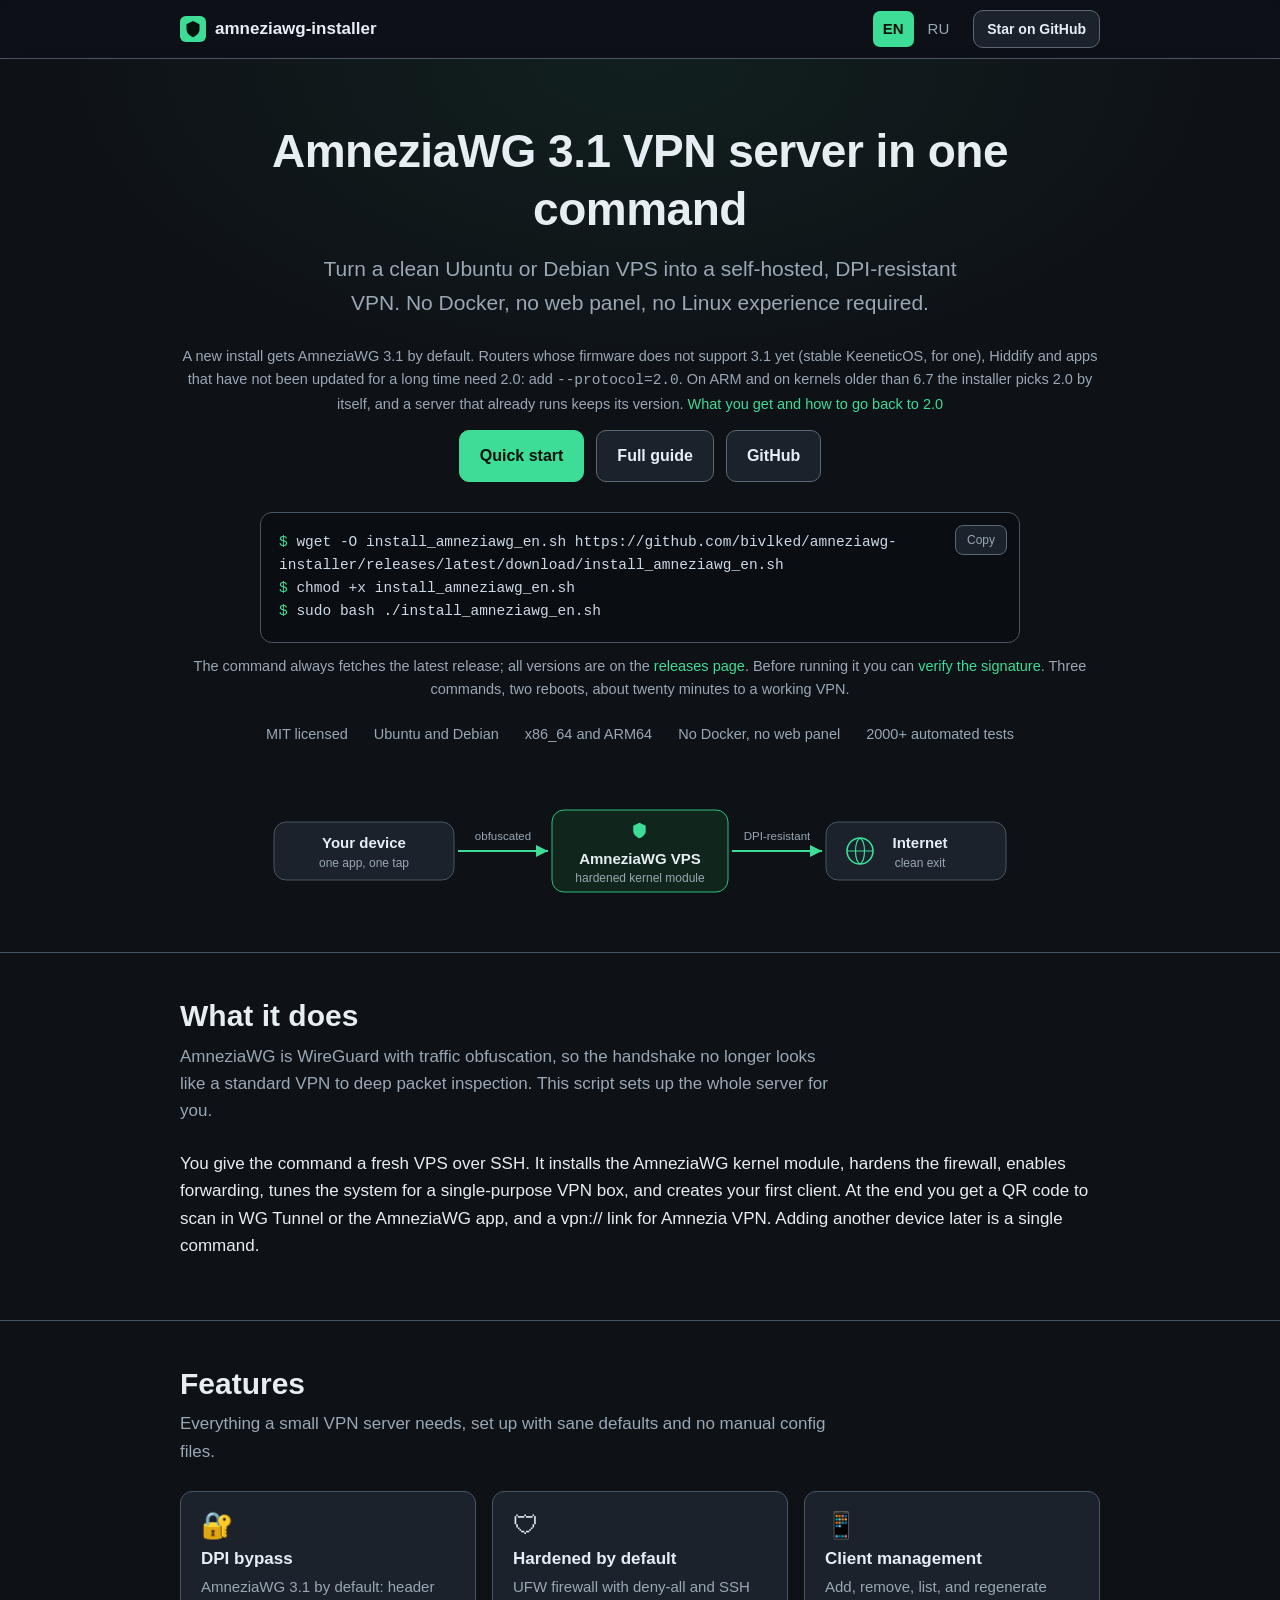
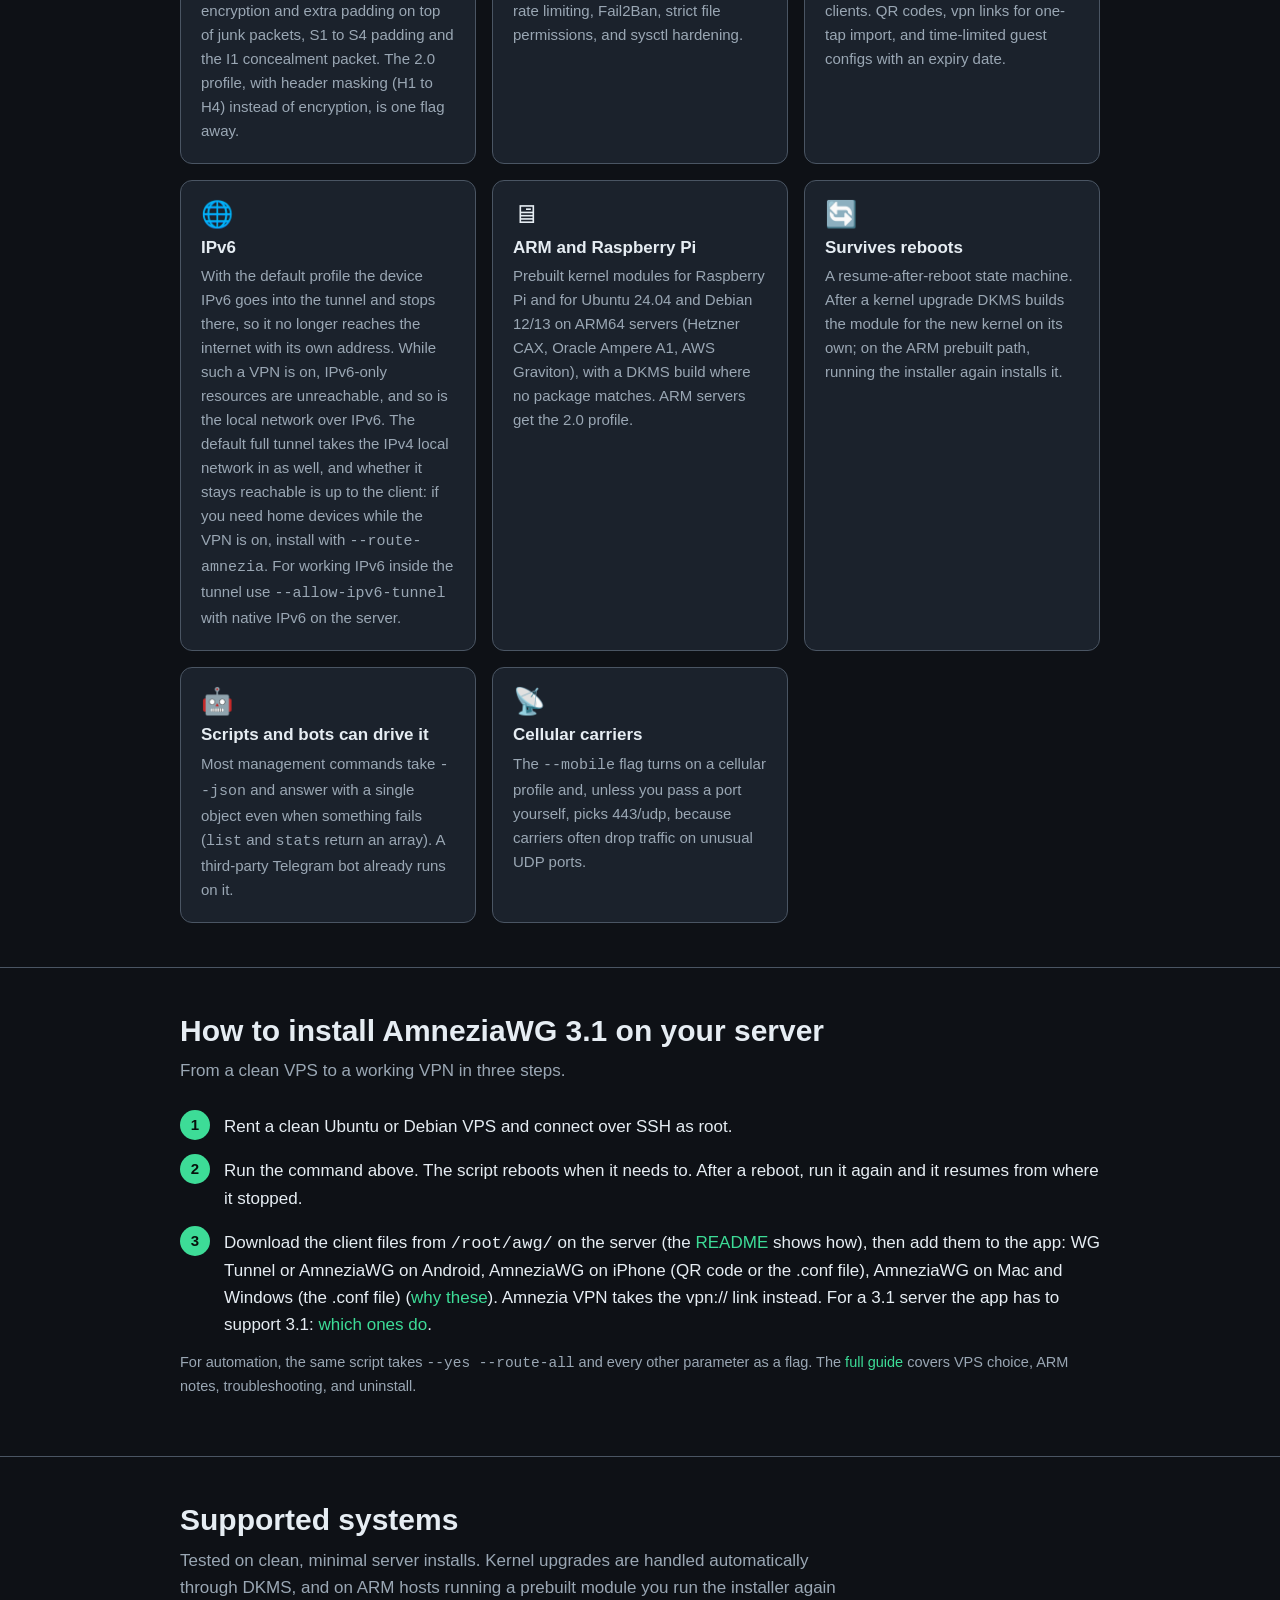
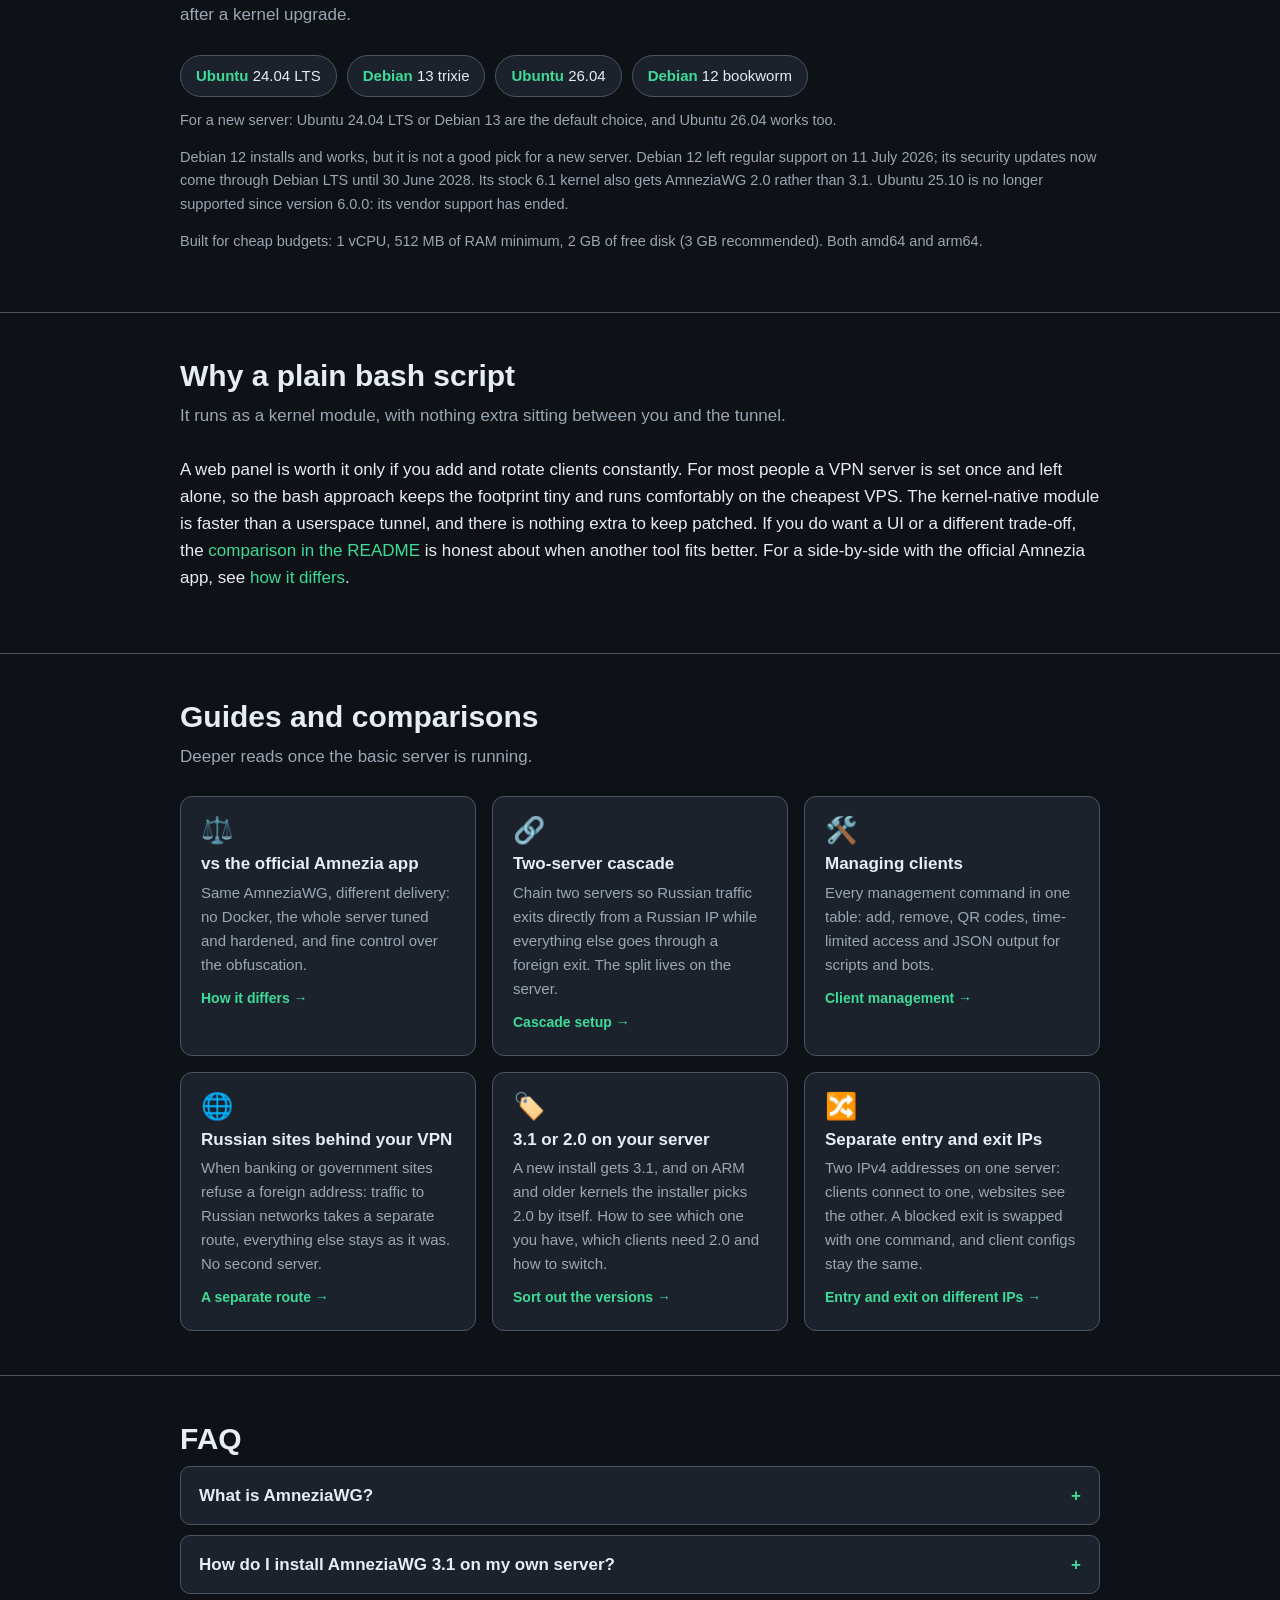
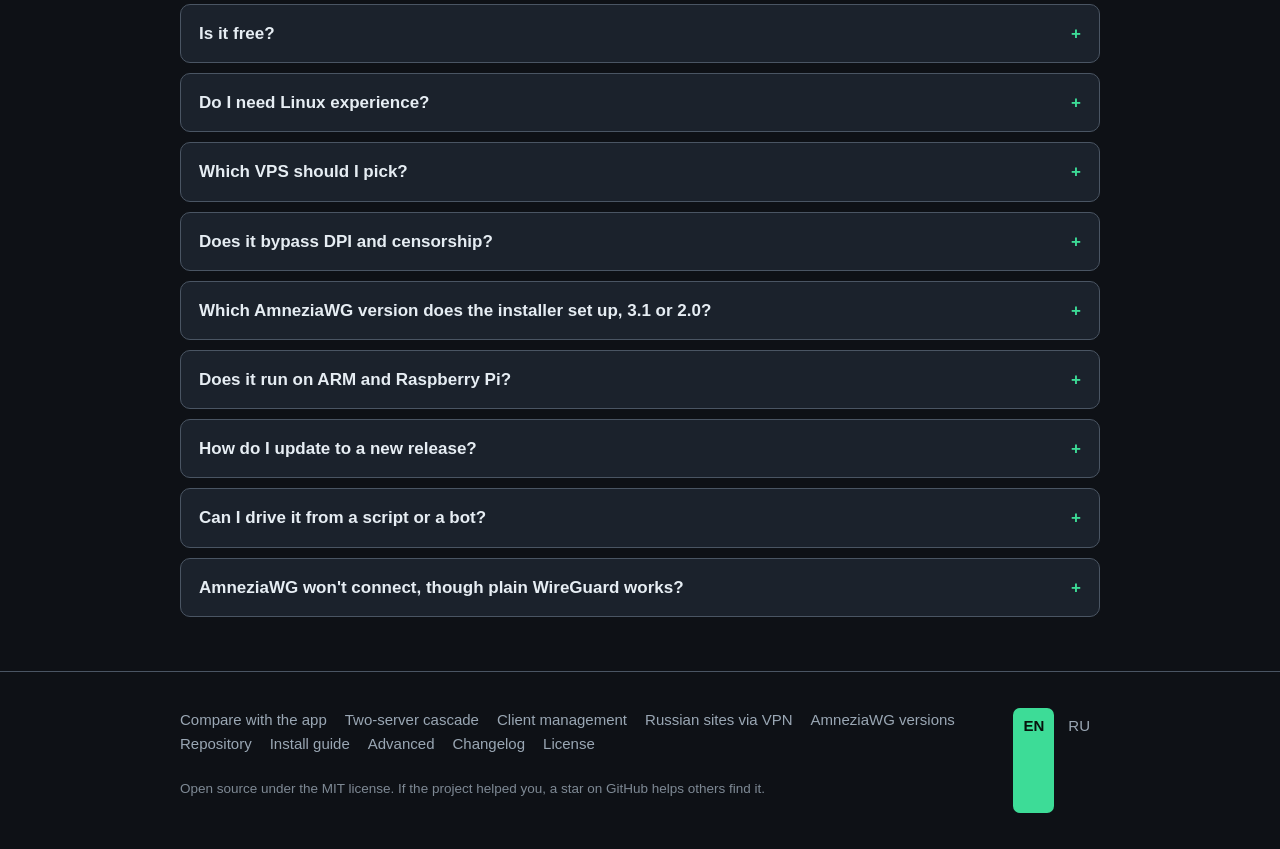
<file: index.html>
<!DOCTYPE html>
<html lang="en">
<head>
<meta charset="utf-8">
<meta name="viewport" content="width=device-width, initial-scale=1">
<title>AmneziaWG 3.1 VPN Installer for Ubuntu and Debian VPS</title>
<meta name="description" content="One command turns your own Ubuntu or Debian VPS into an AmneziaWG 3.1 VPN server, with 2.0 for older clients and routers. About twenty minutes, then a QR code for your phone. DPI bypass, hardened firewall, MIT licensed.">
<link rel="canonical" href="https://bivlked.github.io/amneziawg-installer/">
<link rel="alternate" hreflang="en" href="https://bivlked.github.io/amneziawg-installer/">
<link rel="alternate" hreflang="ru" href="https://bivlked.github.io/amneziawg-installer/ru/">
<link rel="alternate" hreflang="x-default" href="https://bivlked.github.io/amneziawg-installer/">
<meta property="og:type" content="website">
<meta property="og:title" content="AmneziaWG 3.1 VPN Installer for Ubuntu and Debian VPS">
<meta property="og:description" content="One command turns a clean Ubuntu or Debian VPS into a DPI-resistant AmneziaWG 3.1 VPN server. Open source, MIT licensed.">
<meta property="og:url" content="https://bivlked.github.io/amneziawg-installer/">
<meta property="og:site_name" content="amneziawg-installer">
<meta property="og:image" content="https://bivlked.github.io/amneziawg-installer/assets/og.png">
<meta property="og:image:width" content="1200">
<meta property="og:image:height" content="630">
<meta property="og:image:alt" content="amneziawg-installer - AmneziaWG 3.1 VPN server in one command">
<meta property="og:locale" content="en_US">
<meta property="og:locale:alternate" content="ru_RU">
<meta name="twitter:card" content="summary_large_image">
<meta name="twitter:image" content="https://bivlked.github.io/amneziawg-installer/assets/og.png">
<meta name="twitter:title" content="AmneziaWG 3.1 VPN Installer for Ubuntu and Debian VPS">
<meta name="twitter:description" content="One command turns a clean Ubuntu or Debian VPS into a DPI-resistant AmneziaWG 3.1 VPN server. Open source, MIT licensed.">
<meta name="google-site-verification" content="3E6FtjgNbCI2T4Ho99Hl--kZt4UFRLLwphMFXHerhmE">
<meta name="theme-color" content="#0e1116">
<meta name="color-scheme" content="dark">
<link rel="icon" href="assets/favicon.svg" type="image/svg+xml">
<link rel="apple-touch-icon" href="assets/apple-touch-icon.png">
<link rel="stylesheet" href="assets/style.css">
<script type="application/ld+json">
{
  "@context": "https://schema.org",
  "@type": "SoftwareApplication",
  "name": "amneziawg-installer",
  "description": "One-command installer and management toolkit for a self-hosted AmneziaWG 3.1 VPN on Ubuntu and Debian servers, with AmneziaWG 2.0 for older clients and routers.",
  "applicationCategory": "SecurityApplication",
  "operatingSystem": "Ubuntu 24.04, Ubuntu 26.04, Debian 12, Debian 13",
  "softwareVersion": "6.3.12",
  "license": "https://opensource.org/licenses/MIT",
  "codeRepository": "https://github.com/bivlked/amneziawg-installer",
  "url": "https://bivlked.github.io/amneziawg-installer/",
  "installUrl": "https://github.com/bivlked/amneziawg-installer/releases/latest",
  "processorRequirements": "1 vCPU, amd64 or arm64",
  "memoryRequirements": "512 MB",
  "storageRequirements": "2 GB free, 3 GB recommended",
  "featureList": [
    "One-command install on a clean Ubuntu or Debian VPS",
    "AmneziaWG 3.1 by default: header encryption and extra padding on top of junk packets, S1-S4 padding and the I1 concealment packet",
    "AmneziaWG 2.0 with --protocol=2.0, and automatically on ARM and older kernels",
    "UFW firewall, Fail2Ban, sysctl hardening and SSH rate limiting by default",
    "Client management: add, remove, list, regenerate, QR codes, vpn:// links, expiring guest configs",
    "JSON output for most management commands, for scripts and bots",
    "Prebuilt ARM64 kernel modules for Raspberry Pi, Ubuntu 24.04 and Debian 12/13, with a DKMS build as fallback",
    "Resume after reboot, and the module restored after a kernel upgrade: automatically through DKMS, or by running the installer again on the ARM prebuilt path"
  ],
  "sameAs": ["https://github.com/bivlked/amneziawg-installer"],
  "offers": { "@type": "Offer", "price": "0", "priceCurrency": "USD" },
  "author": { "@type": "Person", "name": "bivlked" }
}
</script>
<script type="application/ld+json">
{
  "@context": "https://schema.org",
  "@type": "WebSite",
  "name": "amneziawg-installer",
  "url": "https://bivlked.github.io/amneziawg-installer/",
  "inLanguage": "en",
  "publisher": { "@type": "Organization", "name": "amneziawg-installer", "logo": { "@type": "ImageObject", "url": "https://bivlked.github.io/amneziawg-installer/assets/apple-touch-icon.png" } }
}
</script>
<script type="application/ld+json">
{
  "@context": "https://schema.org",
  "@type": "FAQPage",
  "mainEntity": [
    { "@type": "Question", "name": "What is AmneziaWG?", "acceptedAnswer": { "@type": "Answer", "text": "A WireGuard fork from the Amnezia team. Plain WireGuard is recognisable from its very first packet, because that packet carries a fixed signature. AmneziaWG removes it: it sends separate junk packets, pads the protocol messages, replaces the fixed identifiers with values drawn from configurable ranges, and can hide the handshake behind an I1 concealment packet. That makes the connection harder to fingerprint, but it is no guarantee against every operator. The installer sets such a server up as a kernel module, so the throughput cost stays minimal." } },
    { "@type": "Question", "name": "How do I install AmneziaWG 3.1 on my own server?", "acceptedAnswer": { "@type": "Answer", "text": "You can install AmneziaWG 3.1 on your own server with two commands from amneziawg-installer: take a clean x86_64 VPS with Ubuntu 24.04, 26.04 or Debian 13 and run it as root. Download the script from the latest release with wget -O install_amneziawg_en.sh https://github.com/bivlked/amneziawg-installer/releases/latest/download/install_amneziawg_en.sh and run it with sudo bash ./install_amneziawg_en.sh. Expect two reboots: answer y when it asks \"Reboot now?\", then log in again and repeat the second command. The 3.1 profile is the default and runs as a kernel module, without Docker; on ARM and on stock Debian 12 the installer picks 2.0 by itself. The other route is the official Amnezia VPN app: it connects to the server over SSH and deploys AmneziaWG in Docker, and you manage clients from the app. The comparison page explains how the two differ." } },
    { "@type": "Question", "name": "Is it free?", "acceptedAnswer": { "@type": "Answer", "text": "Yes, the installer is free and open source under the MIT license. You only pay for the VPS, which starts around 3 to 5 dollars a month." } },
    { "@type": "Question", "name": "Do I need Linux experience?", "acceptedAnswer": { "@type": "Answer", "text": "No, you do not need Linux experience: you copy one command into an SSH session on a clean VPS. The script handles the kernel module, firewall and forwarding and creates two clients. Their configs and QR codes are saved in /root/awg/ on the server, and the README shows how to get them onto your phone." } },
    { "@type": "Question", "name": "Which VPS should I pick?", "acceptedAnswer": { "@type": "Answer", "text": "A clean Ubuntu or Debian VPS with 1 vCPU and at least 512 MB of RAM. It is meant for a dedicated VPS, not a home router or shared hosting. Check separately whether your host gives you an emergency console and whether it actually works: that is the simplest way back in if SSH stops answering, either after a reboot or because of a firewall rule. If there is none, recovery takes much longer: provider support, a snapshot rollback, or a reinstall. And if your SSH listens on a non-standard port, pass it at install time with --ssh-port=PORT. The installer does detect the port on its own, but an unattended --yes install skips the confirmation, so there is nobody left to double-check it." } },
    { "@type": "Question", "name": "Does it bypass DPI and censorship?", "acceptedAnswer": { "@type": "Answer", "text": "AmneziaWG adds obfuscation on top of WireGuard to resist the deep packet inspection used in Russia, Iran, China, and on school or corporate networks. A new install gets the 3.1 profile, which also encrypts the packet headers. No method is guaranteed against every operator, but the protocol gives you the obfuscation settings that get through today." } },
    { "@type": "Question", "name": "Which AmneziaWG version does the installer set up, 3.1 or 2.0?", "acceptedAnswer": { "@type": "Answer", "text": "The installer sets up AmneziaWG 3.1 unless your server or your clients need 2.0. A new install gets the 3.1 profile on x86_64 with kernel 6.7 or newer: header encryption (HeaderProtectionKey) and extra padding on top of the 2.0 obfuscation. On a kernel older than 6.7 (a stock Debian 12) and on ARM it picks 2.0 by itself and says why in the final report. Clients without 3.1 support, such as routers on stable KeeneticOS, Hiddify and apps that have not been updated for a long time, need a server installed with --protocol=2.0. A server that already runs keeps its version after updates. Switching normally means --uninstall, a new install and new profiles for every client; restoring a backup made on the other generation also changes it, with a warning first." } },
    { "@type": "Question", "name": "Does it run on ARM and Raspberry Pi?", "acceptedAnswer": { "@type": "Answer", "text": "Yes. Prebuilt kernel modules exist for Raspberry Pi and for Ubuntu 24.04 and Debian 12/13 on ARM64 servers such as Hetzner CAX, Oracle Ampere A1 and AWS Graviton; where no package matches your kernel, the installer builds the module through DKMS. The same command picks the right path. ARM servers get the AmneziaWG 2.0 profile for now: the third version has not been measured there." } },
    { "@type": "Question", "name": "How do I update to a new release?", "acceptedAnswer": { "@type": "Answer", "text": "Download the new release script on the same server and run it with the --force flag. Server keys, clients, and obfuscation settings survive the reinstall, and so does the protocol version: a 2.0 server stays on 2.0. After a kernel update DKMS builds the module for the new kernel on its own. On the ARM prebuilt path, running the installer again installs the module for the current kernel." } },
    { "@type": "Question", "name": "Can I drive it from a script or a bot?", "acceptedAnswer": { "@type": "Answer", "text": "Yes, most management commands take --json and answer with a single JSON object even when the command failed, so the reply is always parseable. The exceptions: list and stats return an array, and show and diagnose do not take the flag. New fields show up over time; existing ones do not get renamed. For unattended runs there is --yes, and with AWG_STRICT_CONFIRM=1 a command like removing a client refuses to run when --yes is missing instead of quietly agreeing. A third-party Telegram bot, awgram, already runs on this interface." } },
    { "@type": "Question", "name": "AmneziaWG won't connect, though plain WireGuard works?", "acceptedAnswer": { "@type": "Answer", "text": "Almost always an obfuscation or version mismatch, not the network. If plain WireGuard comes up on the same server but AmneziaWG does not, compare the [Interface] parameters on the server and the client. S1-S4 must match: the receiver strips that padding, so a mismatch means the packet is dropped and the handshake never completes. H1-H4 must be compatible: the receiver checks that the value it gets falls inside its own range, so keeping them identical is the simplest choice. In 2.0 they are ranges; in the 3.1 profile they are 1 to 4. A 3.1 server also needs the same HeaderProtectionKey on every client: without it, or with a different key, there is no handshake and often no error either. Jc/Jmin/Jmax, the I1-I5 concealment packets and ContentPaddingAddition do NOT have to match: the other side discards decoy packets, and a node without I1 simply never sends them. Case does matter for I1-I5: uppercase only. Check the versions too: an app without 3.1 support cannot connect to a 3.1 server, and older amneziawg-tools builds cannot speak 2.0. Full walkthrough in the detailed troubleshooting guide." } }
  ]
}
</script>
</head>
<body>
<a class="skip-link" href="#main">Skip to content</a>

<header class="site-header">
  <div class="wrap">
    <a class="brand" href="/amneziawg-installer/">
      <svg class="logo" viewBox="0 0 32 32" aria-hidden="true"><rect width="32" height="32" rx="7" fill="#3ddc97"/><path d="M16 6l8 4v6c0 5-3.4 8.2-8 10-4.6-1.8-8-5-8-10v-6l8-4z" fill="#07120c"/></svg>
      amneziawg-installer
    </a>
    <nav class="nav-right" aria-label="Site navigation">
      <span class="lang-switch"><a class="active" aria-current="page" aria-label="English" href="/amneziawg-installer/">EN</a><a aria-label="Русский" href="/amneziawg-installer/ru/">RU</a></span>
      <a class="btn btn-sm" href="https://github.com/bivlked/amneziawg-installer">Star on GitHub</a>
    </nav>
  </div>
</header>

<main id="main">

<section class="hero">
  <div class="wrap">
    <h1>AmneziaWG 3.1 VPN server in one command</h1>
    <p class="lede">Turn a clean Ubuntu or Debian VPS into a self-hosted, DPI-resistant VPN. No Docker, no web panel, no Linux experience required.</p>
    <p class="inline-note">A new install gets AmneziaWG 3.1 by default. Routers whose firmware does not support 3.1 yet (stable KeeneticOS, for one), Hiddify and apps that have not been updated for a long time need 2.0: add <code>--protocol=2.0</code>. On ARM and on kernels older than 6.7 the installer picks 2.0 by itself, and a server that already runs keeps its version. <a href="/amneziawg-installer/awg3/">What you get and how to go back to 2.0</a></p>
    <div class="cta-row">
      <a class="btn btn-primary" href="#quick-start">Quick start</a>
      <a class="btn" href="https://github.com/bivlked/amneziawg-installer/blob/main/INSTALL_VPS.md">Full guide</a>
      <a class="btn" href="https://github.com/bivlked/amneziawg-installer">GitHub</a>
    </div>
    <div class="cmd">
      <button class="copy-btn" type="button" aria-label="Copy install command" data-copy="wget -O install_amneziawg_en.sh https://github.com/bivlked/amneziawg-installer/releases/latest/download/install_amneziawg_en.sh&#10;chmod +x install_amneziawg_en.sh&#10;sudo bash ./install_amneziawg_en.sh">Copy</button>
      <pre><span class="prompt">$ </span>wget -O install_amneziawg_en.sh https://github.com/bivlked/amneziawg-installer/releases/latest/download/install_amneziawg_en.sh
<span class="prompt">$ </span>chmod +x install_amneziawg_en.sh
<span class="prompt">$ </span>sudo bash ./install_amneziawg_en.sh</pre>
    </div>
    <p class="sr-only" role="status" aria-live="polite" data-copy-status></p>
    <p class="inline-note">The command always fetches the latest release; all versions are on the <a href="https://github.com/bivlked/amneziawg-installer/releases">releases page</a>. Before running it you can <a href="https://github.com/bivlked/amneziawg-installer/blob/main/README.en.md#verifying-a-release">verify the signature</a>. Three commands, two reboots, about twenty minutes to a working VPN.</p>
    <div class="trust">
      <span>MIT licensed</span>
      <span>Ubuntu and Debian</span>
      <span>x86_64 and ARM64</span>
      <span>No Docker, no web panel</span>
      <span>2000+ automated tests</span>
    </div>
    <figure class="hero-art" aria-hidden="true">
      <svg viewBox="0 0 760 132" xmlns="http://www.w3.org/2000/svg" font-family="-apple-system, BlinkMacSystemFont, 'Segoe UI', Roboto, sans-serif">
        <defs><marker id="ar" markerWidth="9" markerHeight="9" refX="6" refY="3" orient="auto"><path d="M0 0l6 3-6 3z" fill="#3ddc97"/></marker></defs>
        <rect x="14" y="42" width="180" height="58" rx="12" fill="#1b222c" stroke="#4a5563"/>
        <text x="104" y="68" text-anchor="middle" font-size="15" font-weight="600" fill="#e6edf3">Your device</text>
        <text x="104" y="87" text-anchor="middle" font-size="12" fill="#9aa7b4">one app, one tap</text>
        <line x1="198" y1="71" x2="288" y2="71" stroke="#3ddc97" stroke-width="2" marker-end="url(#ar)"/>
        <text x="243" y="60" text-anchor="middle" font-size="11.5" fill="#9aa7b4">obfuscated</text>
        <rect x="292" y="30" width="176" height="82" rx="12" fill="#10261c" stroke="#2bbd80"/>
        <g transform="translate(367 38) scale(0.78)"><path d="M16 6l8 4v6c0 5-3.4 8.2-8 10-4.6-1.8-8-5-8-10v-6l8-4z" fill="#3ddc97"/></g>
        <text x="380" y="84" text-anchor="middle" font-size="15" font-weight="600" fill="#e6edf3">AmneziaWG VPS</text>
        <text x="380" y="102" text-anchor="middle" font-size="12" fill="#9aa7b4">hardened kernel module</text>
        <line x1="472" y1="71" x2="562" y2="71" stroke="#3ddc97" stroke-width="2" marker-end="url(#ar)"/>
        <text x="517" y="60" text-anchor="middle" font-size="11.5" fill="#9aa7b4">DPI-resistant</text>
        <rect x="566" y="42" width="180" height="58" rx="12" fill="#1b222c" stroke="#4a5563"/>
        <circle cx="600" cy="71" r="13" fill="none" stroke="#3ddc97" stroke-width="1.6"/>
        <path d="M587 71h26M600 58c6 4 6 22 0 26M600 58c-6 4-6 22 0 26" fill="none" stroke="#3ddc97" stroke-width="1.2"/>
        <text x="660" y="68" text-anchor="middle" font-size="15" font-weight="600" fill="#e6edf3">Internet</text>
        <text x="660" y="87" text-anchor="middle" font-size="12" fill="#9aa7b4">clean exit</text>
      </svg>
    </figure>
  </div>
</section>

<section id="what">
  <div class="wrap">
    <h2>What it does</h2>
    <p class="sub">AmneziaWG is WireGuard with traffic obfuscation, so the handshake no longer looks like a standard VPN to deep packet inspection. This script sets up the whole server for you.</p>
    <p>You give the command a fresh VPS over SSH. It installs the AmneziaWG kernel module, hardens the firewall, enables forwarding, tunes the system for a single-purpose VPN box, and creates your first client. At the end you get a QR code to scan in WG Tunnel or the AmneziaWG app, and a vpn:// link for Amnezia VPN. Adding another device later is a single command.</p>
  </div>
</section>

<section id="features">
  <div class="wrap">
    <h2>Features</h2>
    <p class="sub">Everything a small VPN server needs, set up with sane defaults and no manual config files.</p>
    <div class="grid">
      <div class="card"><div class="ico" aria-hidden="true">&#128272;</div><h3>DPI bypass</h3><p>AmneziaWG 3.1 by default: header encryption and extra padding on top of junk packets, S1 to S4 padding and the I1 concealment packet. The 2.0 profile, with header masking (H1 to H4) instead of encryption, is one flag away.</p></div>
      <div class="card"><div class="ico" aria-hidden="true">&#128737;</div><h3>Hardened by default</h3><p>UFW firewall with deny-all and SSH rate limiting, Fail2Ban, strict file permissions, and sysctl hardening.</p></div>
      <div class="card"><div class="ico" aria-hidden="true">&#128241;</div><h3>Client management</h3><p>Add, remove, list, and regenerate clients. QR codes, vpn links for one-tap import, and time-limited guest configs with an expiry date.</p></div>
      <div class="card"><div class="ico" aria-hidden="true">&#127760;</div><h3>IPv6</h3><p>With the default profile the device IPv6 goes into the tunnel and stops there, so it no longer reaches the internet with its own address. While such a VPN is on, IPv6-only resources are unreachable, and so is the local network over IPv6. The default full tunnel takes the IPv4 local network in as well, and whether it stays reachable is up to the client: if you need home devices while the VPN is on, install with <code>--route-amnezia</code>. For working IPv6 inside the tunnel use <code>--allow-ipv6-tunnel</code> with native IPv6 on the server.</p></div>
      <div class="card"><div class="ico" aria-hidden="true">&#128421;</div><h3>ARM and Raspberry Pi</h3><p>Prebuilt kernel modules for Raspberry Pi and for Ubuntu 24.04 and Debian 12/13 on ARM64 servers (Hetzner CAX, Oracle Ampere A1, AWS Graviton), with a DKMS build where no package matches. ARM servers get the 2.0 profile.</p></div>
      <div class="card"><div class="ico" aria-hidden="true">&#128260;</div><h3>Survives reboots</h3><p>A resume-after-reboot state machine. After a kernel upgrade DKMS builds the module for the new kernel on its own; on the ARM prebuilt path, running the installer again installs it.</p></div>
      <div class="card"><div class="ico" aria-hidden="true">&#129302;</div><h3>Scripts and bots can drive it</h3><p>Most management commands take <code>--json</code> and answer with a single object even when something fails (<code>list</code> and <code>stats</code> return an array). A third-party Telegram bot already runs on it.</p></div>
      <div class="card"><div class="ico" aria-hidden="true">&#128225;</div><h3>Cellular carriers</h3><p>The <code>--mobile</code> flag turns on a cellular profile and, unless you pass a port yourself, picks 443/udp, because carriers often drop traffic on unusual UDP ports.</p></div>
    </div>
  </div>
</section>

<section id="quick-start">
  <div class="wrap">
    <h2>How to install AmneziaWG 3.1 on your server</h2>
    <p class="sub">From a clean VPS to a working VPN in three steps.</p>
    <ol class="steps">
      <li class="step"><span class="n" aria-hidden="true"></span><p>Rent a clean Ubuntu or Debian VPS and connect over SSH as root.</p></li>
      <li class="step"><span class="n" aria-hidden="true"></span><p>Run the command above. The script reboots when it needs to. After a reboot, run it again and it resumes from where it stopped.</p></li>
      <li class="step"><span class="n" aria-hidden="true"></span><p>Download the client files from <code>/root/awg/</code> on the server (the <a href="https://github.com/bivlked/amneziawg-installer/blob/main/README.en.md#after-installation">README</a> shows how), then add them to the app: WG Tunnel or AmneziaWG on Android, AmneziaWG on iPhone (QR code or the .conf file), AmneziaWG on Mac and Windows (the .conf file) (<a href="https://github.com/bivlked/amneziawg-installer/blob/main/ADVANCED.en.md#faq-which-client-adv">why these</a>). Amnezia VPN takes the vpn:// link instead. For a 3.1 server the app has to support 3.1: <a href="https://github.com/bivlked/amneziawg-installer/blob/main/ADVANCED.en.md#client-gen-adv">which ones do</a>.</p></li>
    </ol>
    <p class="inline-note mt">For automation, the same script takes <code>--yes --route-all</code> and every other parameter as a flag. The <a href="https://github.com/bivlked/amneziawg-installer/blob/main/INSTALL_VPS.md">full guide</a> covers VPS choice, ARM notes, troubleshooting, and uninstall.</p>
  </div>
</section>

<section id="os">
  <div class="wrap">
    <h2>Supported systems</h2>
    <p class="sub">Tested on clean, minimal server installs. Kernel upgrades are handled automatically through DKMS, and on ARM hosts running a prebuilt module you run the installer again after a kernel upgrade.</p>
    <div class="os-list">
      <span class="pill"><b>Ubuntu</b> 24.04 LTS</span>
      <span class="pill"><b>Debian</b> 13 trixie</span>
      <span class="pill"><b>Ubuntu</b> 26.04</span>
      <span class="pill"><b>Debian</b> 12 bookworm</span>
    </div>
    <p class="inline-note">For a new server: Ubuntu 24.04 LTS or Debian 13 are the default choice, and Ubuntu 26.04 works too.</p>
    <p class="inline-note">Debian 12 installs and works, but it is not a good pick for a new server. Debian 12 left regular support on 11 July 2026; its security updates now come through Debian LTS until 30 June 2028. Its stock 6.1 kernel also gets AmneziaWG 2.0 rather than 3.1. Ubuntu 25.10 is no longer supported since version 6.0.0: its vendor support has ended.</p>
    <p class="inline-note mt">Built for cheap budgets: 1 vCPU, 512 MB of RAM minimum, 2 GB of free disk (3 GB recommended). Both amd64 and arm64.</p>
  </div>
</section>

<section id="why">
  <div class="wrap">
    <h2>Why a plain bash script</h2>
    <p class="sub">It runs as a kernel module, with nothing extra sitting between you and the tunnel.</p>
    <p>A web panel is worth it only if you add and rotate clients constantly. For most people a VPN server is set once and left alone, so the bash approach keeps the footprint tiny and runs comfortably on the cheapest VPS. The kernel-native module is faster than a userspace tunnel, and there is nothing extra to keep patched. If you do want a UI or a different trade-off, the <a href="https://github.com/bivlked/amneziawg-installer/blob/main/README.en.md#similar-tools">comparison in the README</a> is honest about when another tool fits better. For a side-by-side with the official Amnezia app, see <a href="compare/">how it differs</a>.</p>
  </div>
</section>

<section id="guides" class="related">
  <div class="wrap">
    <h2>Guides and comparisons</h2>
    <p class="sub">Deeper reads once the basic server is running.</p>
    <div class="grid">
      <div class="card">
        <div class="ico" aria-hidden="true">&#9878;&#65039;</div>
        <h3>vs the official Amnezia app</h3>
        <p>Same AmneziaWG, different delivery: no Docker, the whole server tuned and hardened, and fine control over the obfuscation.</p>
        <a class="go" href="compare/">How it differs &#8594;</a>
      </div>
      <div class="card">
        <div class="ico" aria-hidden="true">&#128279;</div>
        <h3>Two-server cascade</h3>
        <p>Chain two servers so Russian traffic exits directly from a Russian IP while everything else goes through a foreign exit. The split lives on the server.</p>
        <a class="go" href="cascade/">Cascade setup &#8594;</a>
      </div>
      <div class="card">
        <div class="ico" aria-hidden="true">&#128736;&#65039;</div>
        <h3>Managing clients</h3>
        <p>Every management command in one table: add, remove, QR codes, time-limited access and JSON output for scripts and bots.</p>
        <a class="go" href="manage/">Client management &#8594;</a>
      </div>
      <div class="card">
        <div class="ico" aria-hidden="true">&#127760;</div>
        <h3>Russian sites behind your VPN</h3>
        <p>When banking or government sites refuse a foreign address: traffic to Russian networks takes a separate route, everything else stays as it was. No second server.</p>
        <a class="go" href="warp-ru/">A separate route &#8594;</a>
      </div>
      <div class="card">
        <div class="ico" aria-hidden="true">&#127991;&#65039;</div>
        <h3>3.1 or 2.0 on your server</h3>
        <p>A new install gets 3.1, and on ARM and older kernels the installer picks 2.0 by itself. How to see which one you have, which clients need 2.0 and how to switch.</p>
        <a class="go" href="awg3/">Sort out the versions &#8594;</a>
      </div>
      <div class="card">
        <div class="ico" aria-hidden="true">&#128256;</div>
        <h3>Separate entry and exit IPs</h3>
        <p>Two IPv4 addresses on one server: clients connect to one, websites see the other. A blocked exit is swapped with one command, and client configs stay the same.</p>
        <a class="go" href="exit-ip/">Entry and exit on different IPs &#8594;</a>
      </div>
    </div>
  </div>
</section>

<section id="faq">
  <div class="wrap">
    <h2>FAQ</h2>
    <div class="faq">
      <details><summary>What is AmneziaWG?</summary><div class="answer">A WireGuard fork from the Amnezia team. Plain WireGuard is recognisable from its very first packet, because that packet carries a fixed signature. AmneziaWG removes it: it sends separate junk packets, pads the protocol messages, replaces the fixed identifiers with values drawn from configurable ranges, and can hide the handshake behind an I1 concealment packet. That makes the connection harder to fingerprint, but it is no guarantee against every operator. The installer sets such a server up as a kernel module, so the throughput cost stays minimal.</div></details>
      <details><summary>How do I install AmneziaWG 3.1 on my own server?</summary><div class="answer">You can install AmneziaWG 3.1 on your own server with two commands from amneziawg-installer: take a clean x86_64 VPS with Ubuntu 24.04, 26.04 or Debian 13 and run it as root. Download the script from the latest release with <code>wget -O install_amneziawg_en.sh https://github.com/bivlked/amneziawg-installer/releases/latest/download/install_amneziawg_en.sh</code> and run it with <code>sudo bash ./install_amneziawg_en.sh</code>. Expect two reboots: answer y when it asks "Reboot now?", then log in again and repeat the second command. The 3.1 profile is the default and runs as a kernel module, without Docker; on ARM and on stock Debian 12 the installer picks 2.0 by itself. The other route is the official Amnezia VPN app: it connects to the server over SSH and deploys AmneziaWG in Docker, and you manage clients from the app. The <a href="/amneziawg-installer/compare/">comparison page</a> explains how the two differ.</div></details>
      <details><summary>Is it free?</summary><div class="answer">Yes, the installer is free and open source under the MIT license. You only pay for the VPS, which starts around 3 to 5 dollars a month.</div></details>
      <details><summary>Do I need Linux experience?</summary><div class="answer">No, you do not need Linux experience: you copy one command into an SSH session on a clean VPS. The script handles the kernel module, firewall and forwarding and creates two clients. Their configs and QR codes are saved in <code>/root/awg/</code> on the server, and the <a href="https://github.com/bivlked/amneziawg-installer/blob/main/README.en.md#after-installation">README</a> shows how to get them onto your phone.</div></details>
      <details><summary>Which VPS should I pick?</summary><div class="answer">A clean Ubuntu or Debian VPS with 1 vCPU and at least 512 MB of RAM. It is meant for a dedicated VPS, not a home router or shared hosting. Check separately whether your host gives you an emergency console and whether it actually works: that is the simplest way back in if SSH stops answering, either after a reboot or because of a firewall rule. If there is none, recovery takes much longer: provider support, a snapshot rollback, or a reinstall. And if your SSH listens on a non-standard port, pass it at install time with <code>--ssh-port=PORT</code>. The installer does detect the port on its own, but an unattended <code>--yes</code> install skips the confirmation, so there is nobody left to double-check it.</div></details>
      <details><summary>Does it bypass DPI and censorship?</summary><div class="answer">AmneziaWG adds obfuscation on top of WireGuard to resist the deep packet inspection used in Russia, Iran, China, and on school or corporate networks. A new install gets the 3.1 profile, which also encrypts the packet headers. No method is guaranteed against every operator, but the protocol gives you the obfuscation settings that get through today.</div></details>
      <details><summary>Which AmneziaWG version does the installer set up, 3.1 or 2.0?</summary><div class="answer">The installer sets up AmneziaWG 3.1 unless your server or your clients need 2.0. A new install gets the 3.1 profile on x86_64 with kernel 6.7 or newer: header encryption (<code>HeaderProtectionKey</code>) and extra padding on top of the 2.0 obfuscation. On a kernel older than 6.7 (a stock Debian 12) and on ARM it picks 2.0 by itself and says why in the final report. Clients without 3.1 support, such as routers on stable KeeneticOS, Hiddify and apps that have not been updated for a long time, need a server installed with <code>--protocol=2.0</code>. A server that already runs keeps its version after updates. Switching normally means <code>--uninstall</code>, a new install and new profiles for every client; restoring a backup made on the other generation also changes it, with a warning first.</div></details>
      <details><summary>Does it run on ARM and Raspberry Pi?</summary><div class="answer">Yes. Prebuilt kernel modules exist for Raspberry Pi and for Ubuntu 24.04 and Debian 12/13 on ARM64 servers such as Hetzner CAX, Oracle Ampere A1 and AWS Graviton; where no package matches your kernel, the installer builds the module through DKMS. The same command picks the right path. ARM servers get the AmneziaWG 2.0 profile for now: the third version has not been measured there.</div></details>
      <details><summary>How do I update to a new release?</summary><div class="answer">Download the new release script on the same server and run it with the <code>--force</code> flag. Server keys, clients, and obfuscation settings survive the reinstall, and so does the protocol version: a 2.0 server stays on 2.0. After a kernel update DKMS builds the module for the new kernel on its own. On the ARM prebuilt path, running the installer again installs the module for the current kernel.</div></details>
      <details><summary>Can I drive it from a script or a bot?</summary><div class="answer">Yes, most management commands take <code>--json</code> and answer with a single JSON object even when the command failed, so the reply is always parseable. The exceptions: <code>list</code> and <code>stats</code> return an array, and <code>show</code> and <code>diagnose</code> do not take the flag. New fields show up over time; existing ones do not get renamed. For unattended runs there is <code>--yes</code>, and with <code>AWG_STRICT_CONFIRM=1</code> a command like removing a client refuses to run when <code>--yes</code> is missing instead of quietly agreeing. A third-party Telegram bot, <a href="https://github.com/ekuraev/awgram">awgram</a>, already runs on this interface.</div></details>
      <details><summary>AmneziaWG won't connect, though plain WireGuard works?</summary><div class="answer">Almost always an obfuscation or version mismatch, not the network. If plain WireGuard comes up on the same server but AmneziaWG does not, compare the <code>[Interface]</code> parameters on the server and the client. S1-S4 must match: the receiver strips that padding, so a mismatch means the packet is dropped and the handshake never completes. H1-H4 must be compatible: the receiver checks that the value it gets falls inside its own range, so keeping them identical is the simplest choice. In 2.0 they are ranges; in the 3.1 profile they are 1 to 4. A 3.1 server also needs the same <code>HeaderProtectionKey</code> on every client: without it, or with a different key, there is no handshake and often no error either. Jc/Jmin/Jmax, the I1-I5 concealment packets and <code>ContentPaddingAddition</code> do NOT have to match: the other side discards decoy packets, and a node without I1 simply never sends them. Case does matter for I1-I5: uppercase only. Check the versions too: an app without 3.1 support cannot connect to a 3.1 server, and older amneziawg-tools builds cannot speak 2.0. Full walkthrough in the <a href="https://github.com/bivlked/amneziawg-installer/blob/main/ADVANCED.en.md#troubleshooting-adv">detailed troubleshooting guide</a>.</div></details>
    </div>
  </div>
</section>

</main>

<footer class="site-footer">
  <div class="wrap">
    <div class="cols">
      <div>
        <div class="foot-links">
          <a href="/amneziawg-installer/compare/">Compare with the app</a>
          <a href="/amneziawg-installer/cascade/">Two-server cascade</a>
          <a href="/amneziawg-installer/manage/">Client management</a>
          <a href="/amneziawg-installer/warp-ru/">Russian sites via VPN</a>
          <a href="/amneziawg-installer/awg3/">AmneziaWG versions</a>
        </div>
        <div class="foot-links">
          <a href="https://github.com/bivlked/amneziawg-installer">Repository</a>
          <a href="https://github.com/bivlked/amneziawg-installer/blob/main/INSTALL_VPS.md">Install guide</a>
          <a href="https://github.com/bivlked/amneziawg-installer/blob/main/ADVANCED.en.md">Advanced</a>
          <a href="https://github.com/bivlked/amneziawg-installer/blob/main/CHANGELOG.en.md">Changelog</a>
          <a href="https://github.com/bivlked/amneziawg-installer/blob/main/LICENSE">License</a>
        </div>
        <p class="note">Open source under the MIT license. If the project helped you, a star on GitHub helps others find it.</p>
      </div>
      <div class="lang-switch"><a class="active" aria-current="page" aria-label="English" href="/amneziawg-installer/">EN</a> <a aria-label="Русский" href="/amneziawg-installer/ru/">RU</a></div>
    </div>
  </div>
</footer>

<script>
document.querySelectorAll(".copy-btn").forEach(function (b) {
  var label = b.textContent, timer = null;
  var status = document.querySelector("[data-copy-status]");
  function flash(text) {
    b.textContent = text;
    if (status) status.textContent = text === "Copied" ? "Command copied to clipboard" : "Copy failed";
    if (timer) clearTimeout(timer);
    timer = setTimeout(function () { b.textContent = label; timer = null; }, 1500);
  }
  b.addEventListener("click", function () {
    if (!navigator.clipboard) { flash("Error"); return; }
    navigator.clipboard.writeText(b.getAttribute("data-copy"))
      .then(function () { flash("Copied"); })
      .catch(function () { flash("Error"); });
  });
});
</script>
</body>
</html>
</file>
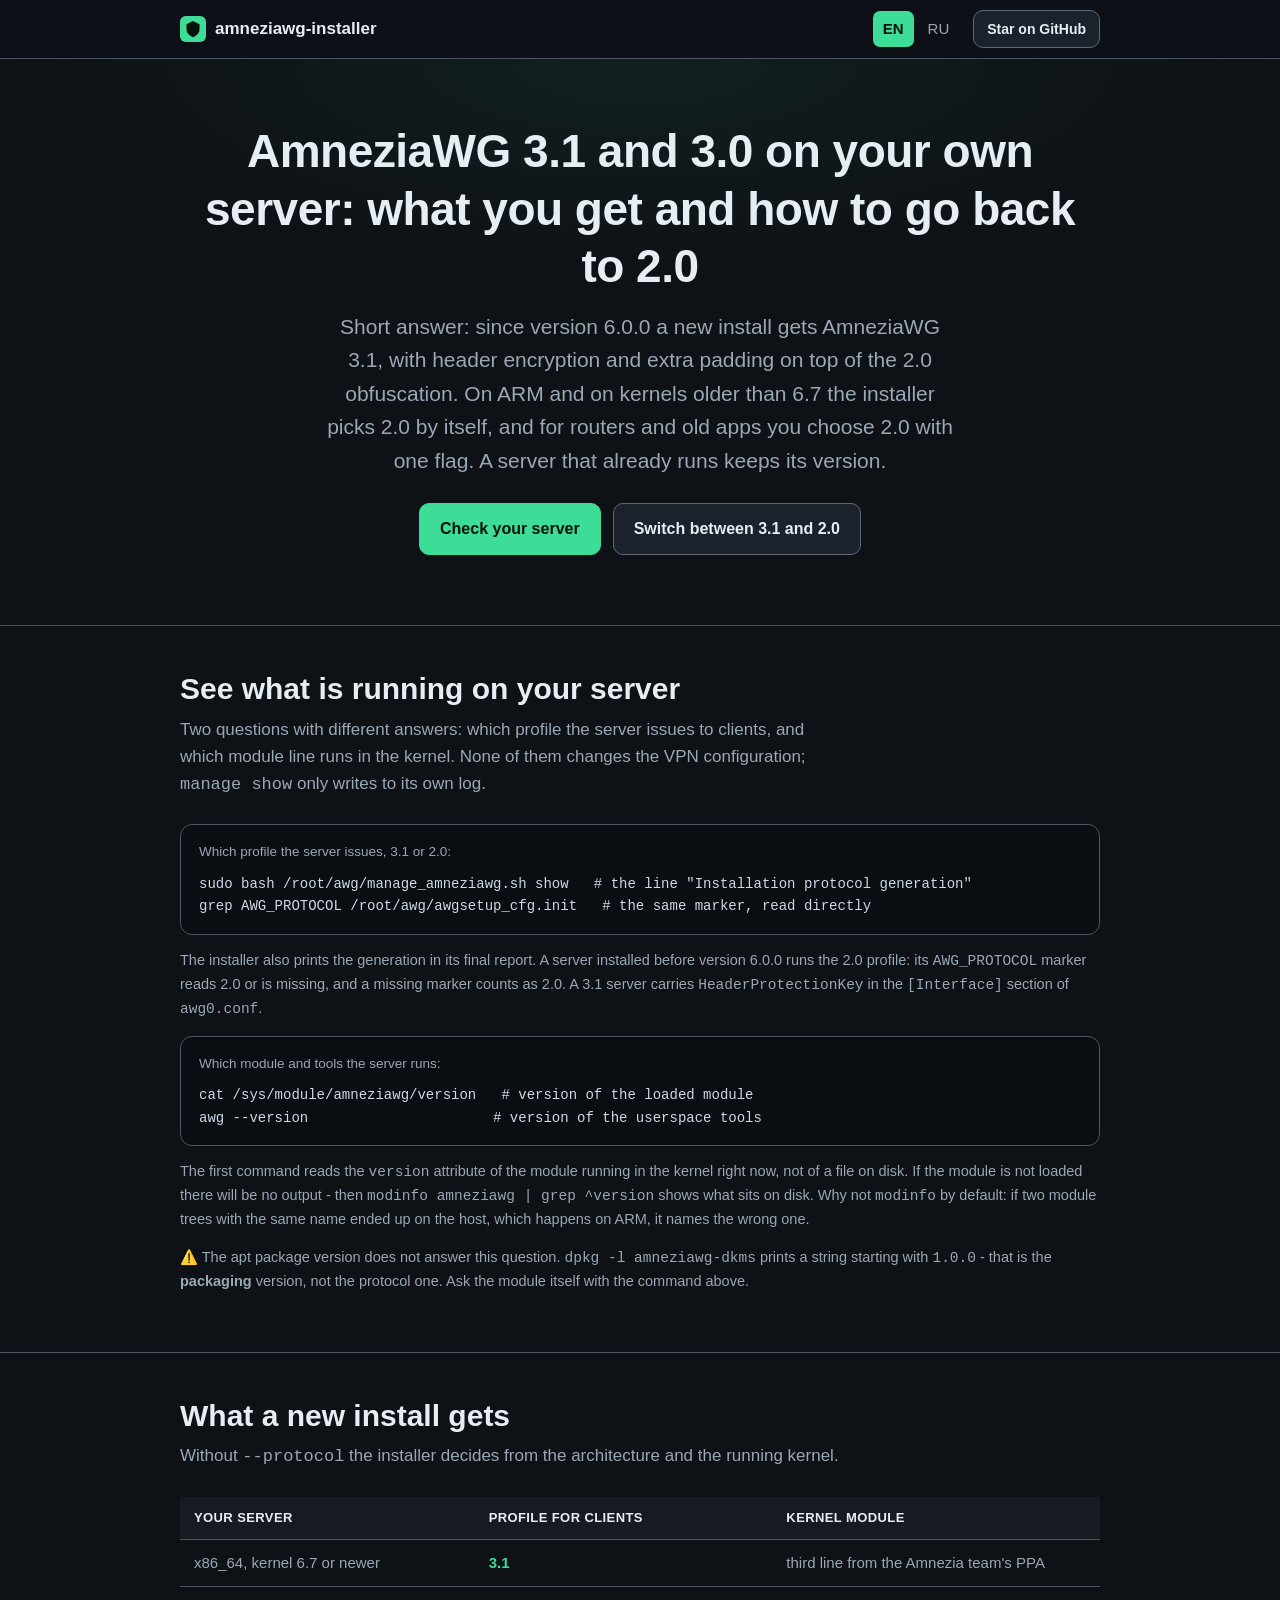
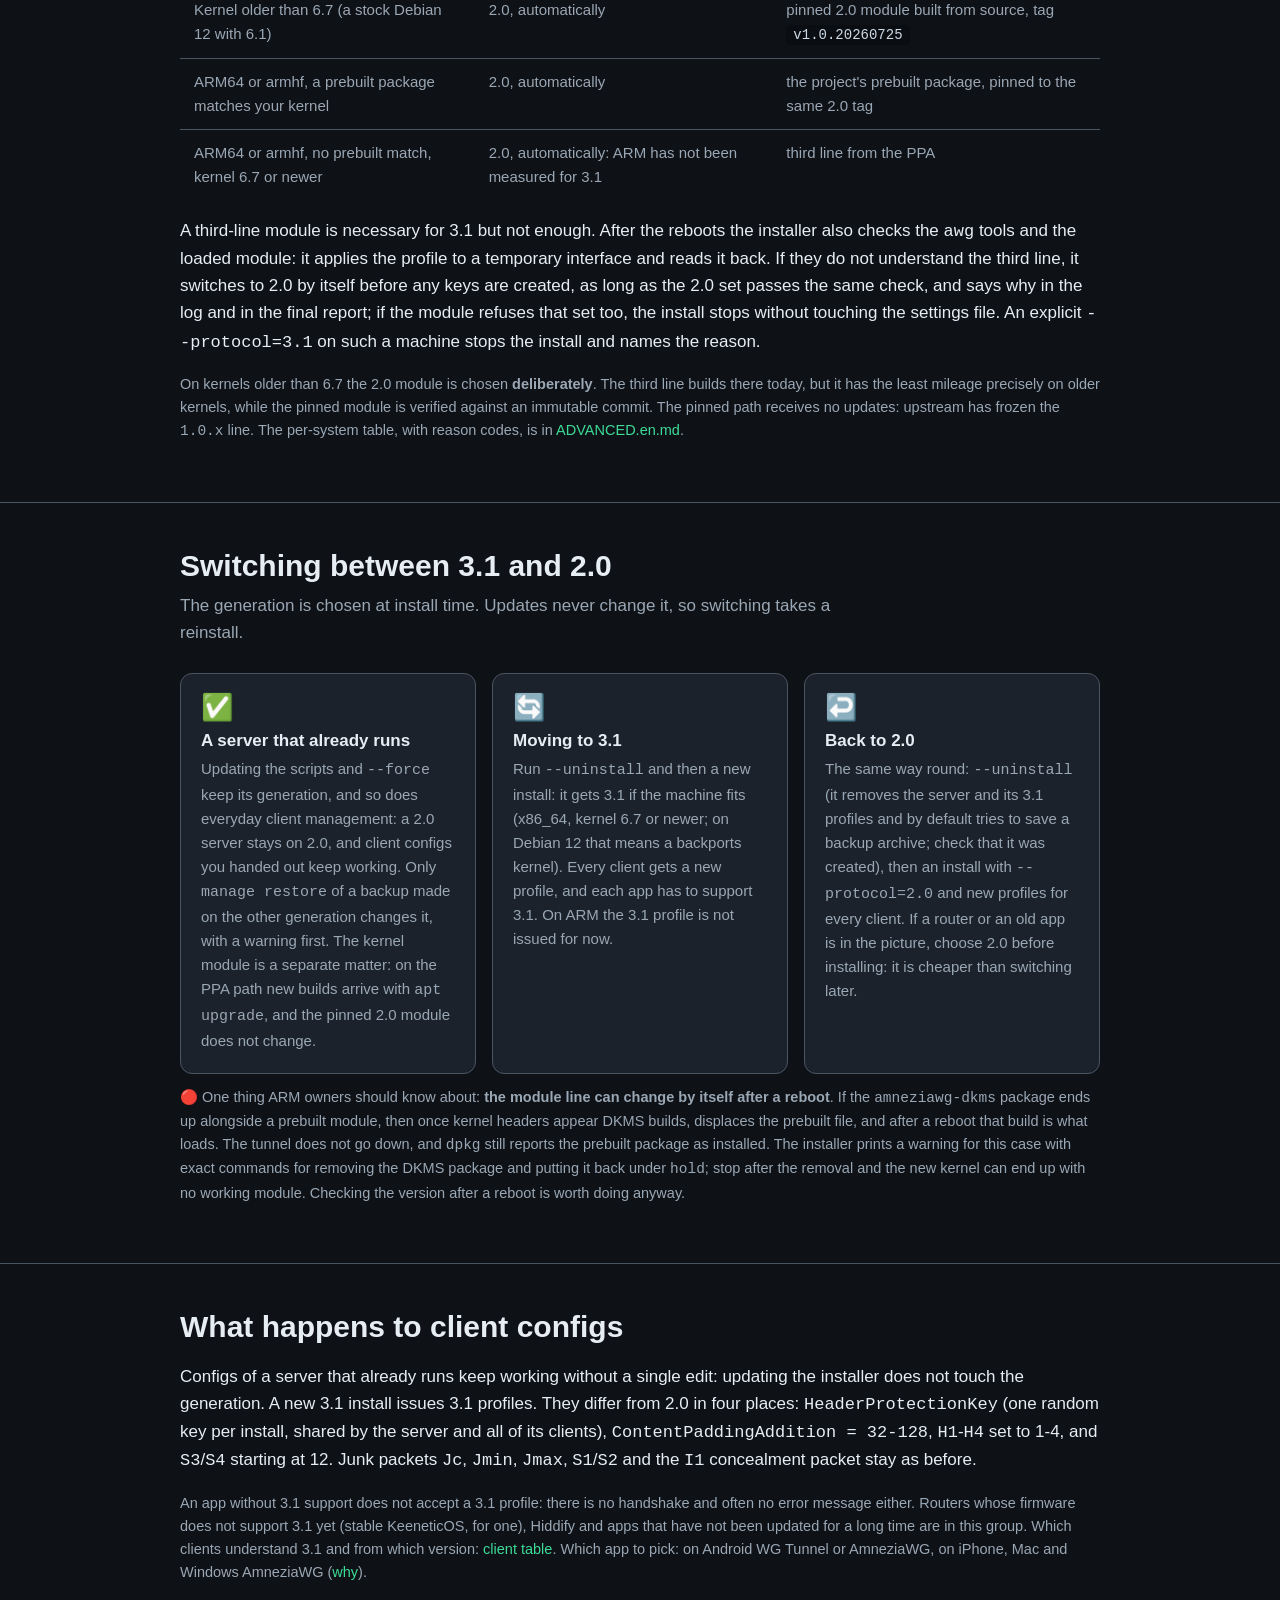
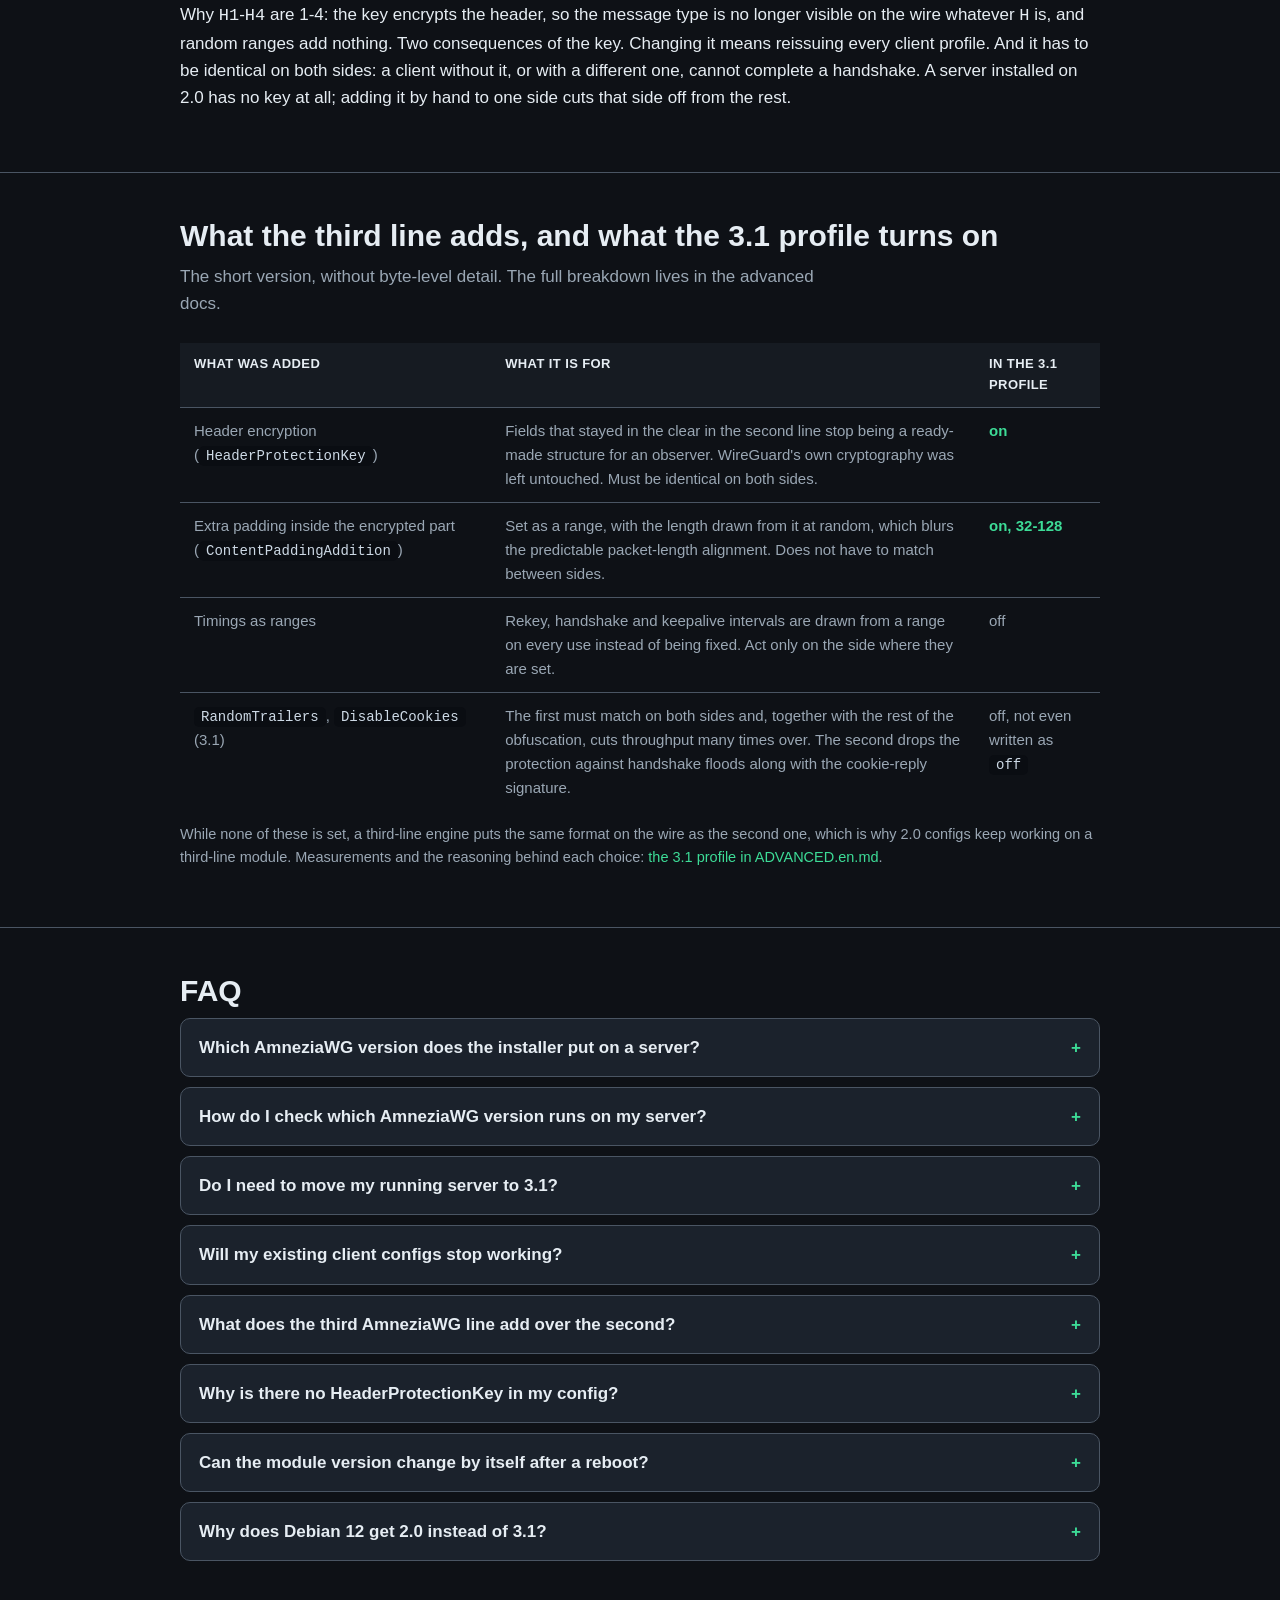
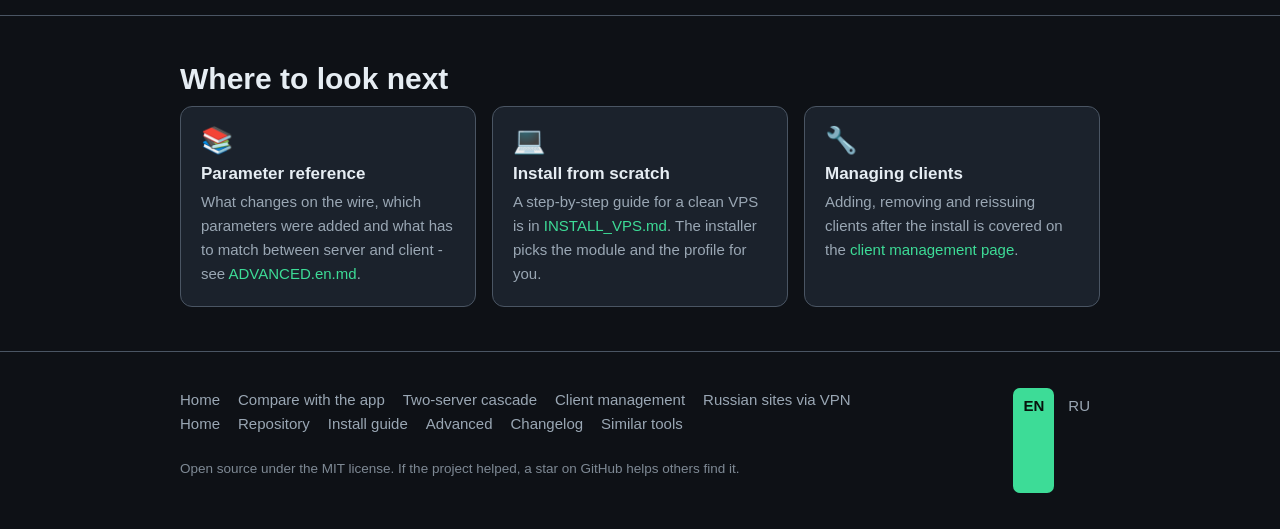
<file: awg3/index.html>
<!DOCTYPE html>
<html lang="en">
<head>
<meta charset="utf-8">
<meta name="viewport" content="width=device-width, initial-scale=1">
<title>AmneziaWG 3.1 and 3.0 on your own server: what you get and how to go back to 2.0</title>
<meta name="description" content="Since version 6.0.0 a new install gets AmneziaWG 3.1. Where 2.0 is installed instead, which clients need it, how to check what your server runs and how to switch between 3.1 and 2.0.">
<link rel="canonical" href="https://bivlked.github.io/amneziawg-installer/awg3/">
<link rel="alternate" hreflang="en" href="https://bivlked.github.io/amneziawg-installer/awg3/">
<link rel="alternate" hreflang="ru" href="https://bivlked.github.io/amneziawg-installer/ru/awg3/">
<link rel="alternate" hreflang="x-default" href="https://bivlked.github.io/amneziawg-installer/awg3/">
<meta property="og:type" content="article">
<meta property="og:title" content="AmneziaWG 3.1 and 3.0 on your own server: what you get and how to go back to 2.0">
<meta property="og:description" content="A new install gets AmneziaWG 3.1, and 2.0 on ARM, older kernels or where your clients need it. How to check your server and how to switch.">
<meta property="og:url" content="https://bivlked.github.io/amneziawg-installer/awg3/">
<meta property="og:site_name" content="amneziawg-installer">
<meta property="og:image" content="https://bivlked.github.io/amneziawg-installer/assets/og-awg3.png">
<meta property="og:image:width" content="1200">
<meta property="og:image:height" content="630">
<meta property="og:image:alt" content="AmneziaWG 3.1 or 2.0 on your server">
<meta property="og:locale" content="en_US">
<meta property="og:locale:alternate" content="ru_RU">
<meta name="twitter:card" content="summary_large_image">
<meta name="twitter:image" content="https://bivlked.github.io/amneziawg-installer/assets/og-awg3.png">
<meta name="twitter:title" content="AmneziaWG 3.1 and 3.0 on your own server: what you get and how to go back to 2.0">
<meta name="twitter:description" content="A new install gets AmneziaWG 3.1. Where 2.0 is installed instead, and how to switch.">
<meta name="theme-color" content="#0e1116">
<meta name="color-scheme" content="dark">
<link rel="icon" href="../assets/favicon.svg" type="image/svg+xml">
<link rel="apple-touch-icon" href="../assets/apple-touch-icon.png">
<link rel="stylesheet" href="../assets/style.css">
<script type="application/ld+json">
{
  "@context": "https://schema.org",
  "@type": "FAQPage",
  "mainEntity": [
    { "@type": "Question", "name": "Which AmneziaWG version does the installer put on a server?", "acceptedAnswer": { "@type": "Answer", "text": "Since version 6.0.0 a new install gets AmneziaWG 3.1 on x86_64 with kernel 6.7 or newer: header encryption (HeaderProtectionKey) and extra padding on top of the 2.0 obfuscation. On a kernel older than 6.7, such as a stock Debian 12 with 6.1, and on ARM the installer picks 2.0 by itself and says why. It also switches to 2.0 when the installed awg tools or the loaded module do not understand the third line, as long as the 2.0 set passes the check; otherwise it stops and names the reason. --protocol=2.0 gives a new install the 2.0 profile on any supported system." } },
    { "@type": "Question", "name": "How do I check which AmneziaWG version runs on my server?", "acceptedAnswer": { "@type": "Answer", "text": "For the profile the server issues, run sudo bash /root/awg/manage_amneziawg.sh show: it prints the installation protocol generation, 3.1 or 2.0. The same marker is AWG_PROTOCOL in /root/awg/awgsetup_cfg.init. For the module, run cat /sys/module/amneziawg/version - it reads the module loaded into the kernel, not a file on disk; for the tools, awg --version. Do not use modinfo for this: if two module trees with the same name ended up on the host, it may name the one that is not running." } },
    { "@type": "Question", "name": "Do I need to move my running server to 3.1?", "acceptedAnswer": { "@type": "Answer", "text": "Nothing forces it. A running server keeps its generation through script updates, --force and everyday client management, and its clients keep working. To move to 3.1, run --uninstall and a new install on a machine that fits (x86_64, kernel 6.7 or newer), then give every client a new profile in an app that supports 3.1. If some of your devices are routers without 3.1 support, Hiddify or old apps, staying on 2.0 is the right call." } },
    { "@type": "Question", "name": "Will my existing client configs stop working?", "acceptedAnswer": { "@type": "Answer", "text": "No, not because of an update: the installer keeps the generation of a running server, and the configs you handed out keep working without a single edit. They stop only when you change the server: a reinstall on the other generation, or a reinstall with --preset, --jc, --jmin or --jmax. Then the installer regenerates the obfuscation set and warns that the configs you handed out have to be replaced. --no-cps on its own only removes I1 and keeps the rest, though the installer still suggests reissuing profiles that carry I1." } },
    { "@type": "Question", "name": "What does the third AmneziaWG line add over the second?", "acceptedAnswer": { "@type": "Answer", "text": "The main addition is header encryption for the packet fields that stayed in the clear in the second line. It also adds extra padding inside the encrypted part and timings given as a range, with the value drawn from it at random on every use. Each of these is set separately, and while none of them is set a third-line engine puts the same format on the wire as the second. The 3.1 profile turns on the first two; the timings, RandomTrailers and DisableCookies stay off." } },
    { "@type": "Question", "name": "Why is there no HeaderProtectionKey in my config?", "acceptedAnswer": { "@type": "Answer", "text": "Because the server runs the 2.0 profile: it was installed before version 6.0.0, with --protocol=2.0, or on ARM or a kernel older than 6.7, where the installer picks 2.0. The key is set for the whole server, and it has to be identical on both sides: a client without it, or with a different one, cannot complete a handshake. So it cannot be added to one client or to the server alone. Moving a server to 3.1 means --uninstall, a new install and new profiles for every client." } },
    { "@type": "Question", "name": "Can the module version change by itself after a reboot?", "acceptedAnswer": { "@type": "Answer", "text": "On ARM the module line can. If the amneziawg-dkms package ends up alongside a prebuilt module, then once kernel headers appear DKMS builds, displaces the prebuilt module file, and after a reboot that build is what loads. The tunnel does not go down, and dpkg still reports the prebuilt package as installed. The installer prints a warning for this case with exact commands for removing the DKMS package and putting it back under hold. The profile the server issues stays the same: a module change does not touch it." } },
    { "@type": "Question", "name": "Why does Debian 12 get 2.0 instead of 3.1?", "acceptedAnswer": { "@type": "Answer", "text": "That is a deliberate choice, not a technical limit. Its stock kernel 6.1 is older than 6.7, so the installer builds the pinned 2.0 module and issues the 2.0 profile. The third line builds on kernel 6.1 today, but it has the least mileage precisely on older kernels, while the pinned module is verified against an immutable commit. With a backports kernel 6.7 or newer, a new install on Debian 12 can get 3.1, as long as the module and the tools pass the installer's check." } }
  ]
}
</script>
<script type="application/ld+json">
{
  "@context": "https://schema.org",
  "@type": "BreadcrumbList",
  "itemListElement": [
    { "@type": "ListItem", "position": 1, "name": "amneziawg-installer", "item": "https://bivlked.github.io/amneziawg-installer/" },
    { "@type": "ListItem", "position": 2, "name": "AmneziaWG versions", "item": "https://bivlked.github.io/amneziawg-installer/awg3/" }
  ]
}
</script>
<script type="application/ld+json">
{
  "@context": "https://schema.org",
  "@type": "TechArticle",
  "headline": "AmneziaWG 3.1 and 3.0 on your own server: what you get and how to go back to 2.0",
  "description": "What a new install gets since version 6.0.0, where AmneziaWG 2.0 is installed instead, how to check the server generation and the module version, and how to switch between 3.1 and 2.0.",
  "inLanguage": "en",
  "image": "https://bivlked.github.io/amneziawg-installer/assets/og-awg3.png",
  "datePublished": "2026-08-17",
  "dateModified": "2026-10-13",
  "author": { "@type": "Person", "name": "bivlked" },
  "publisher": { "@type": "Organization", "name": "amneziawg-installer", "logo": { "@type": "ImageObject", "url": "https://bivlked.github.io/amneziawg-installer/assets/apple-touch-icon.png" } },
  "mainEntityOfPage": "https://bivlked.github.io/amneziawg-installer/awg3/",
  "isPartOf": "https://bivlked.github.io/amneziawg-installer/"
}
</script>
</head>
<body>
<a class="skip-link" href="#main">Skip to content</a>

<header class="site-header">
  <div class="wrap">
    <a class="brand" href="/amneziawg-installer/">
      <svg class="logo" viewBox="0 0 32 32" aria-hidden="true"><rect width="32" height="32" rx="7" fill="#3ddc97"/><path d="M16 6l8 4v6c0 5-3.4 8.2-8 10-4.6-1.8-8-5-8-10v-6l8-4z" fill="#07120c"/></svg>
      amneziawg-installer
    </a>
    <nav class="nav-right" aria-label="Site navigation">
      <span class="lang-switch"><a class="active" aria-current="page" aria-label="English" href="/amneziawg-installer/awg3/">EN</a><a aria-label="Русский" href="/amneziawg-installer/ru/awg3/">RU</a></span>
      <a class="btn btn-sm" href="https://github.com/bivlked/amneziawg-installer">Star on GitHub</a>
    </nav>
  </div>
</header>

<main id="main">

<section class="hero">
  <div class="wrap">
    <h1>AmneziaWG 3.1 and 3.0 on your own server: what you get and how to go back to 2.0</h1>
    <p class="lede">Short answer: since version 6.0.0 a new install gets AmneziaWG 3.1, with header encryption and extra padding on top of the 2.0 obfuscation. On ARM and on kernels older than 6.7 the installer picks 2.0 by itself, and for routers and old apps you choose 2.0 with one flag. A server that already runs keeps its version.</p>
    <div class="cta-row">
      <a class="btn btn-primary" href="#check">Check your server</a>
      <a class="btn" href="#upgrade">Switch between 3.1 and 2.0</a>
    </div>
  </div>
</section>

<section id="check">
  <div class="wrap">
    <h2>See what is running on your server</h2>
    <p class="sub">Two questions with different answers: which profile the server issues to clients, and which module line runs in the kernel. None of them changes the VPN configuration; <code>manage show</code> only writes to its own log.</p>
    <div class="codeblock">
      <p class="cap">Which profile the server issues, 3.1 or 2.0:</p>
      <pre>sudo bash /root/awg/manage_amneziawg.sh show   # the line "Installation protocol generation"
grep AWG_PROTOCOL /root/awg/awgsetup_cfg.init   # the same marker, read directly</pre>
    </div>
    <p class="inline-note">The installer also prints the generation in its final report. A server installed before version 6.0.0 runs the 2.0 profile: its <code>AWG_PROTOCOL</code> marker reads 2.0 or is missing, and a missing marker counts as 2.0. A 3.1 server carries <code>HeaderProtectionKey</code> in the <code>[Interface]</code> section of <code>awg0.conf</code>.</p>
    <div class="codeblock">
      <p class="cap">Which module and tools the server runs:</p>
      <pre>cat /sys/module/amneziawg/version   # version of the loaded module
awg --version                      # version of the userspace tools</pre>
    </div>
    <p class="inline-note">The first command reads the <code>version</code> attribute of the module running in the kernel right now, not of a file on disk. If the module is not loaded there will be no output - then <code>modinfo amneziawg | grep ^version</code> shows what sits on disk. Why not <code>modinfo</code> by default: if two module trees with the same name ended up on the host, which happens on ARM, it names the wrong one.</p>
    <p class="inline-note">⚠️ The apt package version does not answer this question. <code>dpkg -l amneziawg-dkms</code> prints a string starting with <code>1.0.0</code> - that is the <strong>packaging</strong> version, not the protocol one. Ask the module itself with the command above.</p>
  </div>
</section>

<section id="lines">
  <div class="wrap">
    <h2>What a new install gets</h2>
    <p class="sub">Without <code>--protocol</code> the installer decides from the architecture and the running kernel.</p>
    <div class="tablewrap">
      <table class="dtable">
        <thead><tr><th>Your server</th><th>Profile for clients</th><th>Kernel module</th></tr></thead>
        <tbody>
          <tr><td>x86_64, kernel 6.7 or newer</td><td class="y">3.1</td><td>third line from the Amnezia team's PPA</td></tr>
          <tr><td>Kernel older than 6.7 (a stock Debian 12 with 6.1)</td><td>2.0, automatically</td><td>pinned 2.0 module built from source, tag <code>v1.0.20260725</code></td></tr>
          <tr><td>ARM64 or armhf, a prebuilt package matches your kernel</td><td>2.0, automatically</td><td>the project's prebuilt package, pinned to the same 2.0 tag</td></tr>
          <tr><td>ARM64 or armhf, no prebuilt match, kernel 6.7 or newer</td><td>2.0, automatically: ARM has not been measured for 3.1</td><td>third line from the PPA</td></tr>
        </tbody>
      </table>
    </div>
    <p>A third-line module is necessary for 3.1 but not enough. After the reboots the installer also checks the <code>awg</code> tools and the loaded module: it applies the profile to a temporary interface and reads it back. If they do not understand the third line, it switches to 2.0 by itself before any keys are created, as long as the 2.0 set passes the same check, and says why in the log and in the final report; if the module refuses that set too, the install stops without touching the settings file. An explicit <code>--protocol=3.1</code> on such a machine stops the install and names the reason.</p>
    <p class="inline-note">On kernels older than 6.7 the 2.0 module is chosen <strong>deliberately</strong>. The third line builds there today, but it has the least mileage precisely on older kernels, while the pinned module is verified against an immutable commit. The pinned path receives no updates: upstream has frozen the <code>1.0.x</code> line. The per-system table, with reason codes, is in <a href="https://github.com/bivlked/amneziawg-installer/blob/main/ADVANCED.en.md#awg3-fallback-adv">ADVANCED.en.md</a>.</p>
  </div>
</section>

<section id="upgrade">
  <div class="wrap">
    <h2>Switching between 3.1 and 2.0</h2>
    <p class="sub">The generation is chosen at install time. Updates never change it, so switching takes a reinstall.</p>
    <div class="grid">
      <div class="card">
        <div class="ico" aria-hidden="true">&#9989;</div>
        <h3>A server that already runs</h3>
        <p>Updating the scripts and <code>--force</code> keep its generation, and so does everyday client management: a 2.0 server stays on 2.0, and client configs you handed out keep working. Only <code>manage restore</code> of a backup made on the other generation changes it, with a warning first. The kernel module is a separate matter: on the PPA path new builds arrive with <code>apt upgrade</code>, and the pinned 2.0 module does not change.</p>
      </div>
      <div class="card">
        <div class="ico" aria-hidden="true">&#128260;</div>
        <h3>Moving to 3.1</h3>
        <p>Run <code>--uninstall</code> and then a new install: it gets 3.1 if the machine fits (x86_64, kernel 6.7 or newer; on Debian 12 that means a backports kernel). Every client gets a new profile, and each app has to support 3.1. On ARM the 3.1 profile is not issued for now.</p>
      </div>
      <div class="card">
        <div class="ico" aria-hidden="true">&#8617;&#65039;</div>
        <h3>Back to 2.0</h3>
        <p>The same way round: <code>--uninstall</code> (it removes the server and its 3.1 profiles and by default tries to save a backup archive; check that it was created), then an install with <code>--protocol=2.0</code> and new profiles for every client. If a router or an old app is in the picture, choose 2.0 before installing: it is cheaper than switching later.</p>
      </div>
    </div>
    <p class="inline-note">🔴 One thing ARM owners should know about: <strong>the module line can change by itself after a reboot</strong>. If the <code>amneziawg-dkms</code> package ends up alongside a prebuilt module, then once kernel headers appear DKMS builds, displaces the prebuilt file, and after a reboot that build is what loads. The tunnel does not go down, and <code>dpkg</code> still reports the prebuilt package as installed. The installer prints a warning for this case with exact commands for removing the DKMS package and putting it back under <code>hold</code>; stop after the removal and the new kernel can end up with no working module. Checking the version after a reboot is worth doing anyway.</p>
  </div>
</section>

<section id="configs">
  <div class="wrap">
    <h2>What happens to client configs</h2>
    <p>Configs of a server that already runs keep working without a single edit: updating the installer does not touch the generation. A new 3.1 install issues 3.1 profiles. They differ from 2.0 in four places: <code>HeaderProtectionKey</code> (one random key per install, shared by the server and all of its clients), <code>ContentPaddingAddition = 32-128</code>, <code>H1</code>-<code>H4</code> set to 1-4, and <code>S3</code>/<code>S4</code> starting at 12. Junk packets <code>Jc</code>, <code>Jmin</code>, <code>Jmax</code>, <code>S1</code>/<code>S2</code> and the <code>I1</code> concealment packet stay as before.</p>
    <p class="inline-note">An app without 3.1 support does not accept a 3.1 profile: there is no handshake and often no error message either. Routers whose firmware does not support 3.1 yet (stable KeeneticOS, for one), Hiddify and apps that have not been updated for a long time are in this group. Which clients understand 3.1 and from which version: <a href="https://github.com/bivlked/amneziawg-installer/blob/main/ADVANCED.en.md#client-gen-adv">client table</a>. Which app to pick: on Android WG Tunnel or AmneziaWG, on iPhone, Mac and Windows AmneziaWG (<a href="https://github.com/bivlked/amneziawg-installer/blob/main/ADVANCED.en.md#faq-which-client-adv">why</a>).</p>
    <p>Why <code>H1</code>-<code>H4</code> are 1-4: the key encrypts the header, so the message type is no longer visible on the wire whatever <code>H</code> is, and random ranges add nothing. Two consequences of the key. Changing it means reissuing every client profile. And it has to be identical on both sides: a client without it, or with a different one, cannot complete a handshake. A server installed on 2.0 has no key at all; adding it by hand to one side cuts that side off from the rest.</p>
  </div>
</section>

<section id="whats-new">
  <div class="wrap">
    <h2>What the third line adds, and what the 3.1 profile turns on</h2>
    <p class="sub">The short version, without byte-level detail. The full breakdown lives in the advanced docs.</p>
    <div class="tablewrap">
      <table class="dtable">
        <thead><tr><th>What was added</th><th>What it is for</th><th>In the 3.1 profile</th></tr></thead>
        <tbody>
          <tr><td>Header encryption (<code>HeaderProtectionKey</code>)</td><td>Fields that stayed in the clear in the second line stop being a ready-made structure for an observer. WireGuard's own cryptography was left untouched. Must be identical on both sides.</td><td class="y">on</td></tr>
          <tr><td>Extra padding inside the encrypted part (<code>ContentPaddingAddition</code>)</td><td>Set as a range, with the length drawn from it at random, which blurs the predictable packet-length alignment. Does not have to match between sides.</td><td class="y">on, 32-128</td></tr>
          <tr><td>Timings as ranges</td><td>Rekey, handshake and keepalive intervals are drawn from a range on every use instead of being fixed. Act only on the side where they are set.</td><td>off</td></tr>
          <tr><td><code>RandomTrailers</code>, <code>DisableCookies</code> (3.1)</td><td>The first must match on both sides and, together with the rest of the obfuscation, cuts throughput many times over. The second drops the protection against handshake floods along with the cookie-reply signature.</td><td>off, not even written as <code>off</code></td></tr>
        </tbody>
      </table>
    </div>
    <p class="inline-note">While none of these is set, a third-line engine puts the same format on the wire as the second one, which is why 2.0 configs keep working on a third-line module. Measurements and the reasoning behind each choice: <a href="https://github.com/bivlked/amneziawg-installer/blob/main/ADVANCED.en.md#awg3-not-yet-adv">the 3.1 profile in ADVANCED.en.md</a>.</p>
  </div>
</section>

<section id="faq">
  <div class="wrap">
    <h2>FAQ</h2>
    <div class="faq">
      <details><summary>Which AmneziaWG version does the installer put on a server?</summary><div class="answer">Since version 6.0.0 a new install gets AmneziaWG 3.1 on x86_64 with kernel 6.7 or newer: header encryption (<code>HeaderProtectionKey</code>) and extra padding on top of the 2.0 obfuscation. On a kernel older than 6.7, such as a stock Debian 12 with 6.1, and on ARM the installer picks 2.0 by itself and says why. It also switches to 2.0 when the installed <code>awg</code> tools or the loaded module do not understand the third line, as long as the 2.0 set passes the check; otherwise it stops and names the reason. <code>--protocol=2.0</code> gives a new install the 2.0 profile on any supported system.</div></details>
      <details><summary>How do I check which AmneziaWG version runs on my server?</summary><div class="answer">For the profile the server issues, run <code>sudo bash /root/awg/manage_amneziawg.sh show</code>: it prints the installation protocol generation, 3.1 or 2.0. The same marker is <code>AWG_PROTOCOL</code> in <code>/root/awg/awgsetup_cfg.init</code>. For the module, run <code>cat /sys/module/amneziawg/version</code> - it reads the module loaded into the kernel, not a file on disk; for the tools, <code>awg --version</code>. Do not use <code>modinfo</code> for this: if two module trees with the same name ended up on the host, it may name the one that is not running.</div></details>
      <details><summary>Do I need to move my running server to 3.1?</summary><div class="answer">Nothing forces it. A running server keeps its generation through script updates, <code>--force</code> and everyday client management, and its clients keep working. To move to 3.1, run <code>--uninstall</code> and a new install on a machine that fits (x86_64, kernel 6.7 or newer), then give every client a new profile in an app that supports 3.1. If some of your devices are routers without 3.1 support, Hiddify or old apps, staying on 2.0 is the right call.</div></details>
      <details><summary>Will my existing client configs stop working?</summary><div class="answer">No, not because of an update: the installer keeps the generation of a running server, and the configs you handed out keep working without a single edit. They stop only when you change the server: a reinstall on the other generation, or a reinstall with <code>--preset</code>, <code>--jc</code>, <code>--jmin</code> or <code>--jmax</code>. Then the installer regenerates the obfuscation set and warns that the configs you handed out have to be replaced. <code>--no-cps</code> on its own only removes <code>I1</code> and keeps the rest, though the installer still suggests reissuing profiles that carry <code>I1</code>.</div></details>
      <details><summary>What does the third AmneziaWG line add over the second?</summary><div class="answer">The main addition is header encryption for the packet fields that stayed in the clear in the second line. It also adds extra padding inside the encrypted part and timings given as a range, with the value drawn from it at random on every use. Each of these is set separately, and while none of them is set a third-line engine puts the same format on the wire as the second. The 3.1 profile turns on the first two; the timings, <code>RandomTrailers</code> and <code>DisableCookies</code> stay off.</div></details>
      <details><summary>Why is there no HeaderProtectionKey in my config?</summary><div class="answer">Because the server runs the 2.0 profile: it was installed before version 6.0.0, with <code>--protocol=2.0</code>, or on ARM or a kernel older than 6.7, where the installer picks 2.0. The key is set for the whole server, and it has to be identical on both sides: a client without it, or with a different one, cannot complete a handshake. So it cannot be added to one client or to the server alone. Moving a server to 3.1 means <code>--uninstall</code>, a new install and new profiles for every client.</div></details>
      <details><summary>Can the module version change by itself after a reboot?</summary><div class="answer">On ARM the module line can. If the <code>amneziawg-dkms</code> package ends up alongside a prebuilt module, then once kernel headers appear DKMS builds, displaces the prebuilt module file, and after a reboot that build is what loads. The tunnel does not go down, and dpkg still reports the prebuilt package as installed. The installer prints a warning for this case with exact commands for removing the DKMS package and putting it back under hold. The profile the server issues stays the same: a module change does not touch it.</div></details>
      <details><summary>Why does Debian 12 get 2.0 instead of 3.1?</summary><div class="answer">That is a deliberate choice, not a technical limit. Its stock kernel 6.1 is older than 6.7, so the installer builds the pinned 2.0 module and issues the 2.0 profile. The third line builds on kernel 6.1 today, but it has the least mileage precisely on older kernels, while the pinned module is verified against an immutable commit. With a backports kernel 6.7 or newer, a new install on Debian 12 can get 3.1, as long as the module and the tools pass the installer's check.</div></details>
    </div>
  </div>
</section>
<section id="more">
  <div class="wrap">
    <h2>Where to look next</h2>
    <div class="grid">
      <div class="card">
        <div class="ico" aria-hidden="true">&#128218;</div>
        <h3>Parameter reference</h3>
        <p>What changes on the wire, which parameters were added and what has to match between server and client - see <a href="https://github.com/bivlked/amneziawg-installer/blob/main/ADVANCED.en.md#awg3-adv">ADVANCED.en.md</a>.</p>
      </div>
      <div class="card">
        <div class="ico" aria-hidden="true">&#128187;</div>
        <h3>Install from scratch</h3>
        <p>A step-by-step guide for a clean VPS is in <a href="https://github.com/bivlked/amneziawg-installer/blob/main/INSTALL_VPS.md">INSTALL_VPS.md</a>. The installer picks the module and the profile for you.</p>
      </div>
      <div class="card">
        <div class="ico" aria-hidden="true">&#128295;</div>
        <h3>Managing clients</h3>
        <p>Adding, removing and reissuing clients after the install is covered on the <a href="/amneziawg-installer/manage/">client management page</a>.</p>
      </div>
    </div>
  </div>
</section>

</main>

<footer class="site-footer">
  <div class="wrap">
    <div class="cols">
      <div>
        <div class="foot-links">
          <a href="/amneziawg-installer/">Home</a>
          <a href="/amneziawg-installer/compare/">Compare with the app</a>
          <a href="/amneziawg-installer/cascade/">Two-server cascade</a>
          <a href="/amneziawg-installer/manage/">Client management</a>
          <a href="/amneziawg-installer/warp-ru/">Russian sites via VPN</a>
        </div>
        <div class="foot-links">
          <a href="/amneziawg-installer/">Home</a>
          <a href="https://github.com/bivlked/amneziawg-installer">Repository</a>
          <a href="https://github.com/bivlked/amneziawg-installer/blob/main/INSTALL_VPS.md">Install guide</a>
          <a href="https://github.com/bivlked/amneziawg-installer/blob/main/ADVANCED.en.md">Advanced</a>
          <a href="https://github.com/bivlked/amneziawg-installer/blob/main/CHANGELOG.en.md">Changelog</a>
          <a href="https://github.com/bivlked/amneziawg-installer#similar-tools">Similar tools</a>
        </div>
        <p class="note">Open source under the MIT license. If the project helped, a star on GitHub helps others find it.</p>
      </div>
      <div class="lang-switch"><a class="active" aria-current="page" aria-label="English" href="/amneziawg-installer/awg3/">EN</a> <a aria-label="Русский" href="/amneziawg-installer/ru/awg3/">RU</a></div>
    </div>
  </div>
</footer>

</body>
</html>
</file>
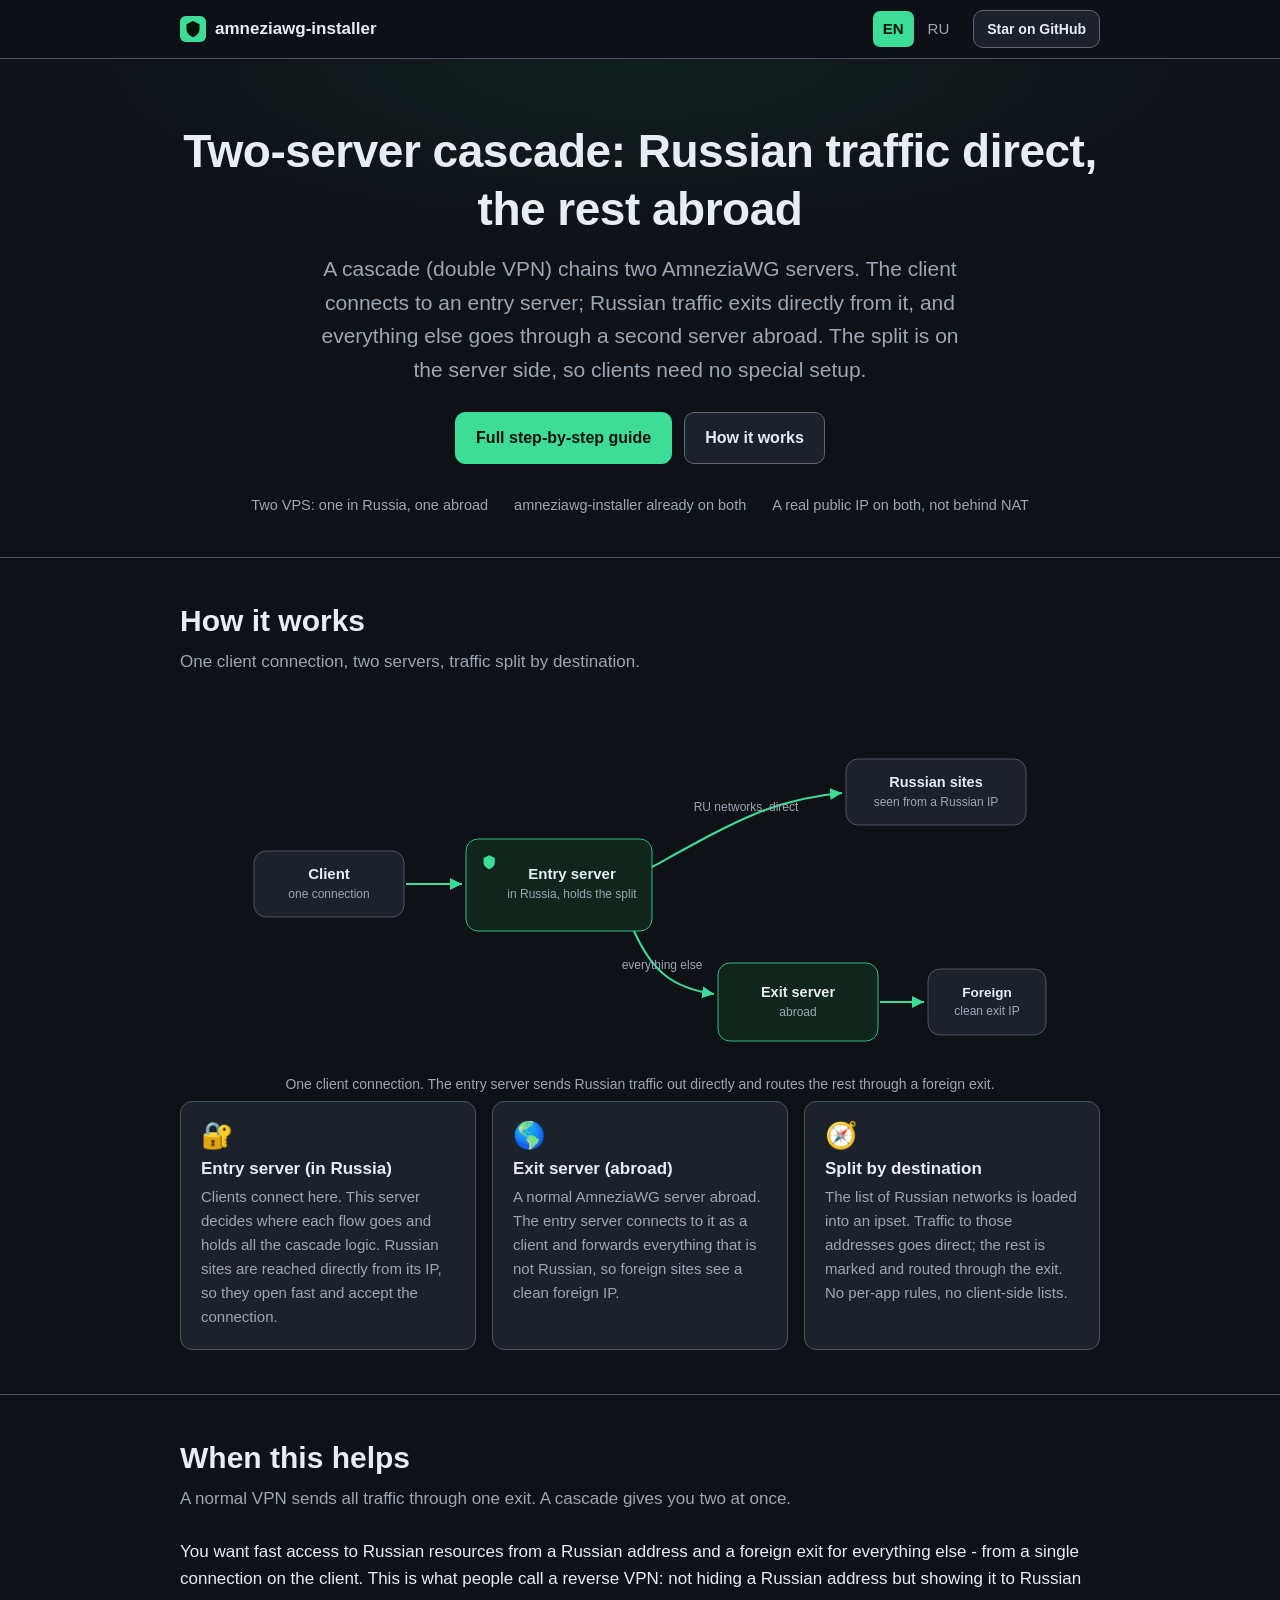
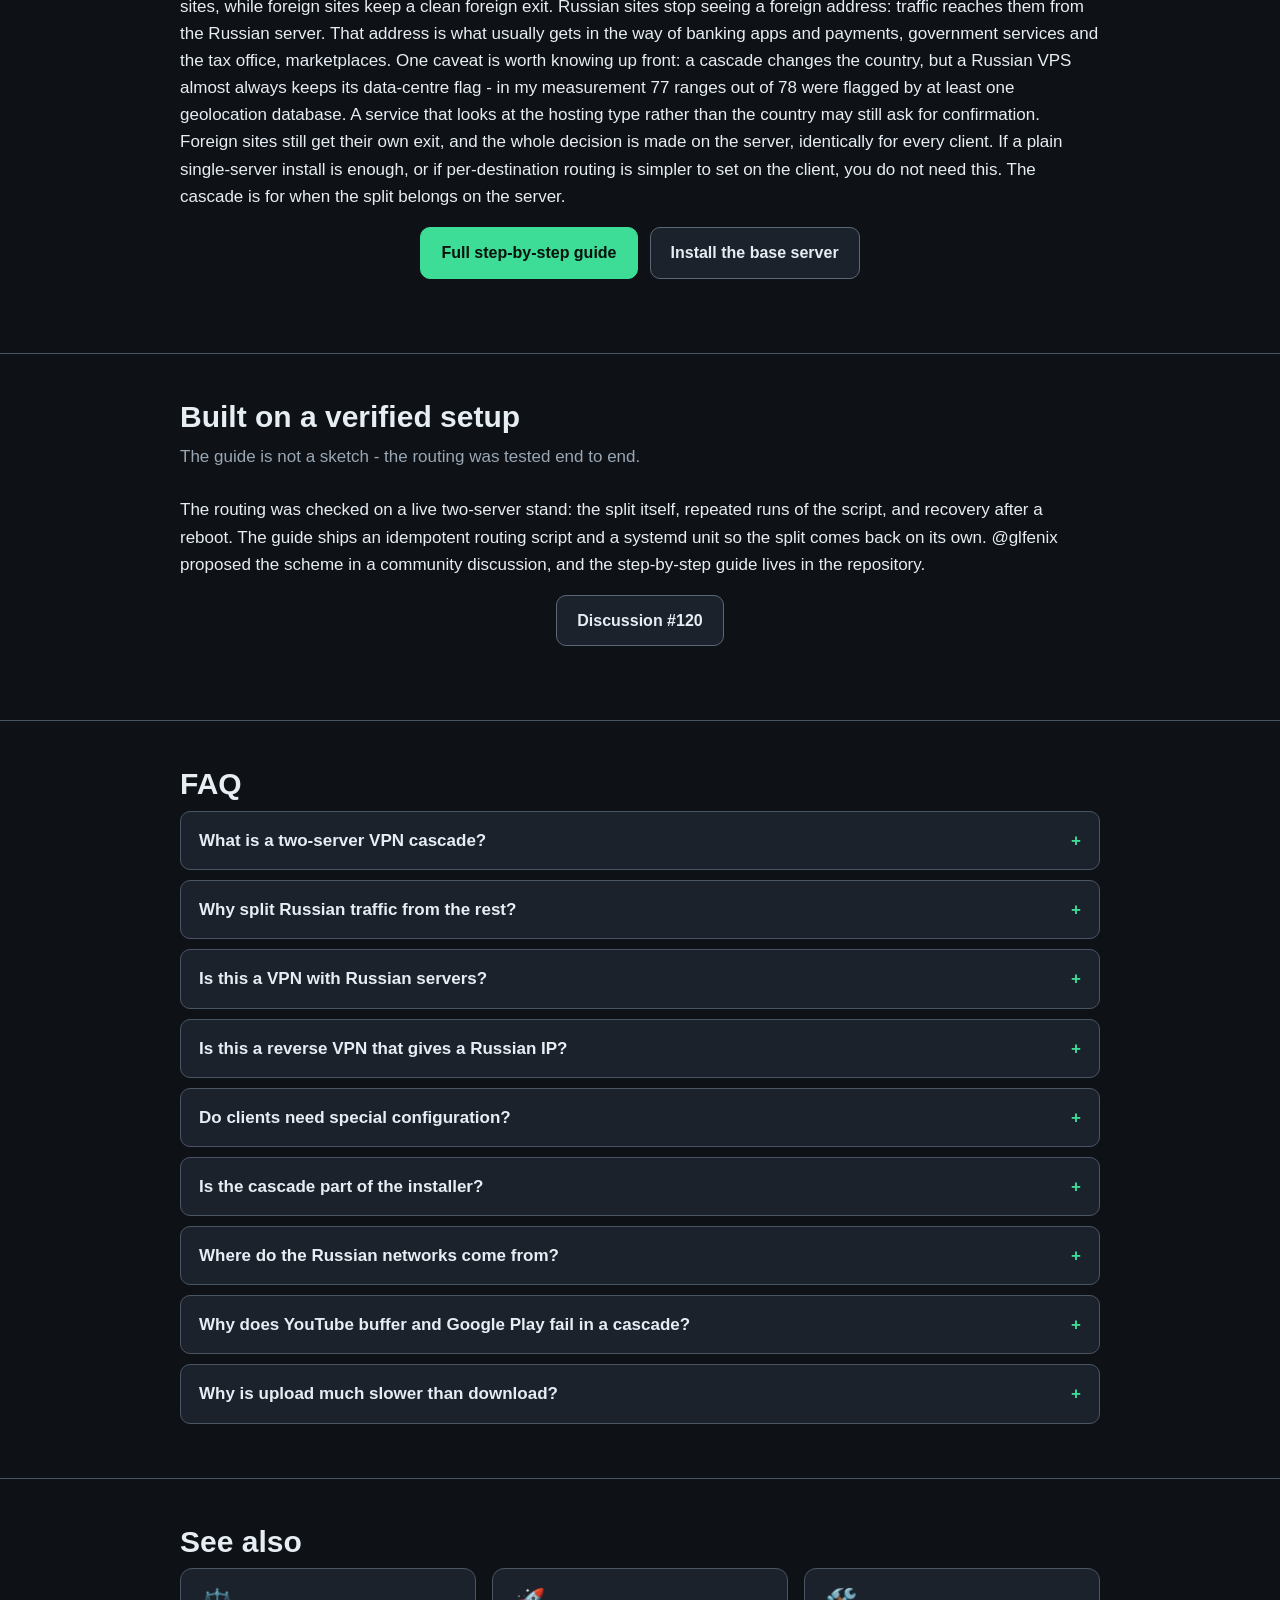
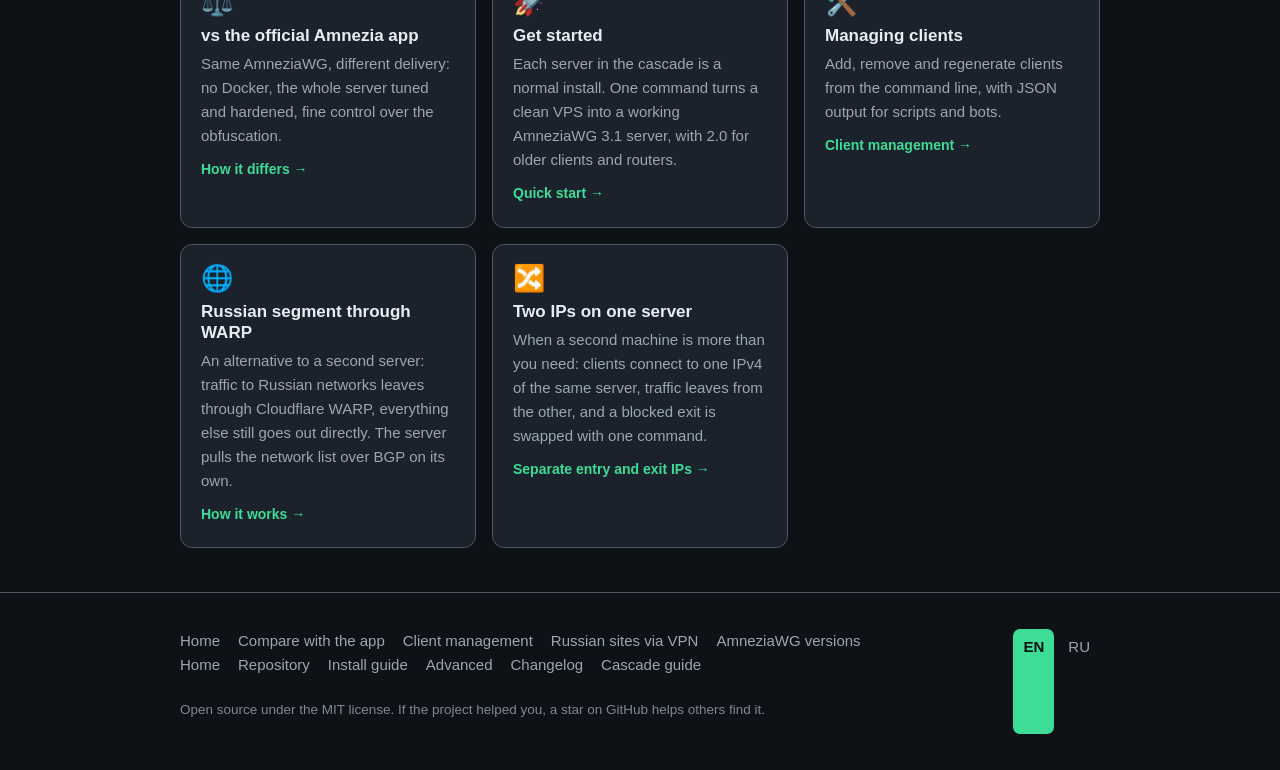
<file: cascade/index.html>
<!DOCTYPE html>
<html lang="en">
<head>
<meta charset="utf-8">
<meta name="viewport" content="width=device-width, initial-scale=1">
<title>Two-server cascade VPN: Russian traffic direct, the rest abroad</title>
<meta name="description" content="A two-server cascade (double VPN) on AmneziaWG: Russian sites open from a Russian IP, everything else leaves through a foreign exit. Takes two VPS; the split lives on the server.">
<link rel="canonical" href="https://bivlked.github.io/amneziawg-installer/cascade/">
<link rel="alternate" hreflang="en" href="https://bivlked.github.io/amneziawg-installer/cascade/">
<link rel="alternate" hreflang="ru" href="https://bivlked.github.io/amneziawg-installer/ru/cascade/">
<link rel="alternate" hreflang="x-default" href="https://bivlked.github.io/amneziawg-installer/cascade/">
<meta property="og:type" content="article">
<meta property="og:title" content="Two-server cascade VPN: Russian traffic direct, the rest abroad">
<meta property="og:description" content="A double-VPN cascade on AmneziaWG with server-side split routing: Russian traffic direct, everything else through a foreign exit.">
<meta property="og:url" content="https://bivlked.github.io/amneziawg-installer/cascade/">
<meta property="og:site_name" content="amneziawg-installer">
<meta property="og:image" content="https://bivlked.github.io/amneziawg-installer/assets/og-cascade.png">
<meta property="og:image:width" content="1200">
<meta property="og:image:height" content="630">
<meta property="og:image:alt" content="Two-server AmneziaWG cascade: Russian traffic direct, the rest abroad">
<meta property="og:locale" content="en_US">
<meta property="og:locale:alternate" content="ru_RU">
<meta name="twitter:card" content="summary_large_image">
<meta name="twitter:image" content="https://bivlked.github.io/amneziawg-installer/assets/og-cascade.png">
<meta name="twitter:title" content="Two-server cascade VPN: Russian traffic direct, the rest abroad">
<meta name="twitter:description" content="A double-VPN cascade on AmneziaWG with server-side split routing.">
<meta name="theme-color" content="#0e1116">
<meta name="color-scheme" content="dark">
<link rel="icon" href="../assets/favicon.svg" type="image/svg+xml">
<link rel="apple-touch-icon" href="../assets/apple-touch-icon.png">
<link rel="stylesheet" href="../assets/style.css">
<script type="application/ld+json">
{
  "@context": "https://schema.org",
  "@type": "FAQPage",
  "mainEntity": [
    { "@type": "Question", "name": "What is a two-server VPN cascade?", "acceptedAnswer": { "@type": "Answer", "text": "It is two servers chained together (sometimes called a double VPN). The client connects to an entry server, and that server forwards part of the traffic through a second exit server. Here the split is by destination: Russian networks go out directly from the entry server, everything else goes through the foreign exit." } },
    { "@type": "Question", "name": "Why split Russian traffic from the rest?", "acceptedAnswer": { "@type": "Answer", "text": "So Russian sites open from a Russian IP without a detour abroad and without being blocked for foreign addresses, while foreign sites use a clean foreign exit. You get both from a single connection on the client." } },
    { "@type": "Question", "name": "Is this a VPN with Russian servers?", "acceptedAnswer": { "@type": "Answer", "text": "Yes, if that means a VPN whose exit sits in Russia. A cascade uses two servers: the Russian one accepts the connection and gives Russian sites its own Russian address, and the foreign one takes everything else. The single-server setup with Cloudflare WARP is cheaper but gives no Russian address - the site sees a Cloudflare one." } },
    { "@type": "Question", "name": "Is this a reverse VPN that gives a Russian IP?", "acceptedAnswer": { "@type": "Answer", "text": "Yes, if by that you mean a VPN that hands a site a Russian address instead of a foreign one. A normal VPN carries all traffic abroad, so Russian services see another country; a cascade reverses only part of it - traffic to Russian networks leaves from the Russian entry server, everything else goes through the foreign exit. If you do not need a foreign exit at all, there is no reason to keep a second server: one plain install on a Russian VPS is enough." } },
    { "@type": "Question", "name": "Do clients need special configuration?", "acceptedAnswer": { "@type": "Answer", "text": "No, the split lives entirely on the entry server. Clients are added as usual and need no special setup - they just connect to the entry server." } },
    { "@type": "Question", "name": "Is the cascade part of the installer?", "acceptedAnswer": { "@type": "Answer", "text": "No, a multi-server cascade is a separate manual setup on top of two normal amneziawg-installer installs. There is a step-by-step guide with a verified routing script and a systemd unit for boot persistence." } },
    { "@type": "Question", "name": "Where do the Russian networks come from?", "acceptedAnswer": { "@type": "Answer", "text": "From the aggregated Russian IP zone (ipdeny), loaded into an ipset. Traffic to those networks is routed direct; everything else is marked and sent through the foreign exit. The list is refreshed on a schedule." } },
    { "@type": "Question", "name": "Why does YouTube buffer and Google Play fail in a cascade?", "acceptedAnswer": { "@type": "Answer", "text": "Some of Google's and YouTube's nodes (their caches and CDN) are hosted on Russian IPs and land in the Russian-networks list, so connections to them go directly via the entry server and Google sees a Russian address. Changing DNS does not reliably help, since Google's networks are largely shared. To make Google and YouTube always use the foreign exit, their networks (not just AS15169 - GGC cache nodes often live in ISP networks) must be marked before the RETURN rule or excluded from the Russian-networks list." } },
    { "@type": "Question", "name": "Why is upload much slower than download?", "acceptedAnswer": { "@type": "Answer", "text": "If download is fine but upload drops to almost nothing, it is usually not MTU (that clips segments both ways, so download would suffer too) and not the CPU (that would slow both directions at once). A healthy download proves the entry server feeds the client at full speed; the bottleneck is the leg from the entry server to the exit server, the one upload travels out on. Likely causes: egress shaping at the entry host, poor peering to the exit network, or an inbound limit on the exit itself. Measure that leg directly: on the exit server run iperf3 -s, and from the entry server run iperf3 -c EXIT-IP for upload and iperf3 -c EXIT-IP -R for download. A low first number with a normal second confirms the squeeze is between the servers, not the servers themselves." } }
  ]
}
</script>
<script type="application/ld+json">
{
  "@context": "https://schema.org",
  "@type": "BreadcrumbList",
  "itemListElement": [
    { "@type": "ListItem", "position": 1, "name": "amneziawg-installer", "item": "https://bivlked.github.io/amneziawg-installer/" },
    { "@type": "ListItem", "position": 2, "name": "Two-server cascade with split routing", "item": "https://bivlked.github.io/amneziawg-installer/cascade/" }
  ]
}
</script>
<script type="application/ld+json">
{
  "@context": "https://schema.org",
  "@type": "TechArticle",
  "headline": "Two-server cascade VPN: Russian traffic direct, the rest abroad",
  "description": "A two-server cascade (double VPN) on AmneziaWG with server-side split routing: Russian traffic exits directly from a Russian IP, everything else goes through a foreign exit server.",
  "inLanguage": "en",
  "image": "https://bivlked.github.io/amneziawg-installer/assets/og-cascade.png",
  "datePublished": "2026-06-15",
  "dateModified": "2026-07-26",
  "author": { "@type": "Person", "name": "bivlked" },
  "publisher": { "@type": "Organization", "name": "amneziawg-installer", "logo": { "@type": "ImageObject", "url": "https://bivlked.github.io/amneziawg-installer/assets/apple-touch-icon.png" } },
  "mainEntityOfPage": "https://bivlked.github.io/amneziawg-installer/cascade/",
  "isPartOf": "https://bivlked.github.io/amneziawg-installer/"
}
</script>
</head>
<body>
<a class="skip-link" href="#main">Skip to content</a>

<header class="site-header">
  <div class="wrap">
    <a class="brand" href="/amneziawg-installer/">
      <svg class="logo" viewBox="0 0 32 32" aria-hidden="true"><rect width="32" height="32" rx="7" fill="#3ddc97"/><path d="M16 6l8 4v6c0 5-3.4 8.2-8 10-4.6-1.8-8-5-8-10v-6l8-4z" fill="#07120c"/></svg>
      amneziawg-installer
    </a>
    <nav class="nav-right" aria-label="Site navigation">
      <span class="lang-switch"><a class="active" aria-current="page" aria-label="English" href="/amneziawg-installer/cascade/">EN</a><a aria-label="Русский" href="/amneziawg-installer/ru/cascade/">RU</a></span>
      <a class="btn btn-sm" href="https://github.com/bivlked/amneziawg-installer">Star on GitHub</a>
    </nav>
  </div>
</header>

<main id="main">

<section class="hero">
  <div class="wrap">
    <h1>Two-server cascade: Russian traffic direct, the rest abroad</h1>
    <p class="lede">A cascade (double VPN) chains two AmneziaWG servers. The client connects to an entry server; Russian traffic exits directly from it, and everything else goes through a second server abroad. The split is on the server side, so clients need no special setup.</p>
    <div class="cta-row">
      <a class="btn btn-primary" href="https://github.com/bivlked/amneziawg-installer/blob/main/CASCADE.en.md">Full step-by-step guide</a>
      <a class="btn" href="#how">How it works</a>
    </div>
    <div class="trust">
      <span>Two VPS: one in Russia, one abroad</span>
      <span>amneziawg-installer already on both</span>
      <span>A real public IP on both, not behind NAT</span>
    </div>
  </div>
</section>

<section id="how">
  <div class="wrap">
    <h2>How it works</h2>
    <p class="sub">One client connection, two servers, traffic split by destination.</p>
    <figure class="diagram">
      <svg viewBox="0 0 820 360" xmlns="http://www.w3.org/2000/svg" role="img" aria-label="Traffic flow diagram: the client makes one connection to the entry server in Russia; Russian networks are sent out directly and seen from a Russian IP, while everything else is routed through a foreign exit server and seen from a foreign IP." font-family="-apple-system, BlinkMacSystemFont, 'Segoe UI', Roboto, sans-serif">
        <defs><marker id="cad" markerWidth="9" markerHeight="9" refX="6" refY="3" orient="auto"><path d="M0 0l6 3-6 3z" fill="#3ddc97"/></marker></defs>
        <rect x="24" y="150" width="150" height="66" rx="12" fill="#1b222c" stroke="#4a5563"/>
        <text x="99" y="178" text-anchor="middle" font-size="15" font-weight="600" fill="#e6edf3">Client</text>
        <text x="99" y="197" text-anchor="middle" font-size="12" fill="#9aa7b4">one connection</text>
        <line x1="176" y1="183" x2="232" y2="183" stroke="#3ddc97" stroke-width="2" marker-end="url(#cad)"/>
        <rect x="236" y="138" width="186" height="92" rx="12" fill="#10261c" stroke="#2bbd80"/>
        <g transform="translate(248 150) scale(0.7)"><path d="M16 6l8 4v6c0 5-3.4 8.2-8 10-4.6-1.8-8-5-8-10v-6l8-4z" fill="#3ddc97"/></g>
        <text x="342" y="178" text-anchor="middle" font-size="15" font-weight="600" fill="#e6edf3">Entry server</text>
        <text x="342" y="197" text-anchor="middle" font-size="12" fill="#9aa7b4">in Russia, holds the split</text>
        <path d="M422 166 C 502 122, 542 98, 612 92" fill="none" stroke="#3ddc97" stroke-width="2" marker-end="url(#cad)"/>
        <text x="516" y="110" text-anchor="middle" font-size="12" fill="#9aa7b4">RU networks, direct</text>
        <rect x="616" y="58" width="180" height="66" rx="12" fill="#1b222c" stroke="#4a5563"/>
        <text x="706" y="86" text-anchor="middle" font-size="14.5" font-weight="600" fill="#e6edf3">Russian sites</text>
        <text x="706" y="105" text-anchor="middle" font-size="12" fill="#9aa7b4">seen from a Russian IP</text>
        <path d="M404 230 C 422 270, 442 287, 484 293" fill="none" stroke="#3ddc97" stroke-width="2" marker-end="url(#cad)"/>
        <text x="432" y="268" text-anchor="middle" font-size="12" fill="#9aa7b4">everything else</text>
        <rect x="488" y="262" width="160" height="78" rx="12" fill="#10261c" stroke="#2bbd80"/>
        <text x="568" y="296" text-anchor="middle" font-size="14.5" font-weight="600" fill="#e6edf3">Exit server</text>
        <text x="568" y="315" text-anchor="middle" font-size="12" fill="#9aa7b4">abroad</text>
        <line x1="650" y1="301" x2="694" y2="301" stroke="#3ddc97" stroke-width="2" marker-end="url(#cad)"/>
        <rect x="698" y="268" width="118" height="66" rx="12" fill="#1b222c" stroke="#4a5563"/>
        <text x="757" y="296" text-anchor="middle" font-size="13.5" font-weight="600" fill="#e6edf3">Foreign</text>
        <text x="757" y="314" text-anchor="middle" font-size="12" fill="#9aa7b4">clean exit IP</text>
      </svg>
      <figcaption>One client connection. The entry server sends Russian traffic out directly and routes the rest through a foreign exit.</figcaption>
    </figure>
    <div class="grid">
      <div class="card">
        <div class="ico" aria-hidden="true">&#128272;</div>
        <h3>Entry server (in Russia)</h3>
        <p>Clients connect here. This server decides where each flow goes and holds all the cascade logic. Russian sites are reached directly from its IP, so they open fast and accept the connection.</p>
      </div>
      <div class="card">
        <div class="ico" aria-hidden="true">&#127758;</div>
        <h3>Exit server (abroad)</h3>
        <p>A normal AmneziaWG server abroad. The entry server connects to it as a client and forwards everything that is not Russian, so foreign sites see a clean foreign IP.</p>
      </div>
      <div class="card">
        <div class="ico" aria-hidden="true">&#129517;</div>
        <h3>Split by destination</h3>
        <p>The list of Russian networks is loaded into an ipset. Traffic to those addresses goes direct; the rest is marked and routed through the exit. No per-app rules, no client-side lists.</p>
      </div>
    </div>
  </div>
</section>

<section id="why">
  <div class="wrap">
    <h2>When this helps</h2>
    <p class="sub">A normal VPN sends all traffic through one exit. A cascade gives you two at once.</p>
    <p>You want fast access to Russian resources from a Russian address and a foreign exit for everything else - from a single connection on the client. This is what people call a reverse VPN: not hiding a Russian address but showing it to Russian sites, while foreign sites keep a clean foreign exit. Russian sites stop seeing a foreign address: traffic reaches them from the Russian server. That address is what usually gets in the way of banking apps and payments, government services and the tax office, marketplaces. One caveat is worth knowing up front: a cascade changes the country, but a Russian VPS almost always keeps its data-centre flag - in my measurement 77 ranges out of 78 were flagged by at least one geolocation database. A service that looks at the hosting type rather than the country may still ask for confirmation. Foreign sites still get their own exit, and the whole decision is made on the server, identically for every client. If a plain single-server install is enough, or if per-destination routing is simpler to set on the client, you do not need this. The cascade is for when the split belongs on the server.</p>
    <div class="cta-row">
      <a class="btn btn-primary" href="https://github.com/bivlked/amneziawg-installer/blob/main/CASCADE.en.md">Full step-by-step guide</a>
      <a class="btn" href="/amneziawg-installer/#quick-start">Install the base server</a>
    </div>
  </div>
</section>

<section id="trust">
  <div class="wrap">
    <h2>Built on a verified setup</h2>
    <p class="sub">The guide is not a sketch - the routing was tested end to end.</p>
    <p>The routing was checked on a live two-server stand: the split itself, repeated runs of the script, and recovery after a reboot. The guide ships an idempotent routing script and a systemd unit so the split comes back on its own. @glfenix proposed the scheme in a community discussion, and the step-by-step guide lives in the repository.</p>
    <div class="cta-row">
      <a class="btn" href="https://github.com/bivlked/amneziawg-installer/discussions/120">Discussion #120</a>
    </div>
  </div>
</section>

<section id="faq">
  <div class="wrap">
    <h2>FAQ</h2>
    <div class="faq">
      <details><summary>What is a two-server VPN cascade?</summary><div class="answer">It is two servers chained together (sometimes called a double VPN). The client connects to an entry server, and that server forwards part of the traffic through a second exit server. Here the split is by destination: Russian networks go out directly from the entry server, everything else goes through the foreign exit.</div></details>
      <details><summary>Why split Russian traffic from the rest?</summary><div class="answer">So Russian sites open from a Russian IP without a detour abroad and without being blocked for foreign addresses, while foreign sites use a clean foreign exit. You get both from a single connection on the client.</div></details>
      <details><summary>Is this a VPN with Russian servers?</summary><div class="answer">Yes, if that means a VPN whose exit sits in Russia. A cascade uses two servers: the Russian one accepts the connection and gives Russian sites its own Russian address, and the foreign one takes everything else. The <a href="/amneziawg-installer/warp-ru/">single-server setup with Cloudflare WARP</a> is cheaper but gives no Russian address - the site sees a Cloudflare one.</div></details>
      <details><summary>Is this a reverse VPN that gives a Russian IP?</summary><div class="answer">Yes, if by that you mean a VPN that hands a site a Russian address instead of a foreign one. A normal VPN carries all traffic abroad, so Russian services see another country; a cascade reverses only part of it - traffic to Russian networks leaves from the Russian entry server, everything else goes through the foreign exit. If you do not need a foreign exit at all, there is no reason to keep a second server: one plain install on a Russian VPS is enough.</div></details>
      <details><summary>Do clients need special configuration?</summary><div class="answer">No, the split lives entirely on the entry server. Clients are added as usual and need no special setup - they just connect to the entry server.</div></details>
      <details><summary>Is the cascade part of the installer?</summary><div class="answer">No, a multi-server cascade is a separate manual setup on top of two normal amneziawg-installer installs. There is a step-by-step guide with a verified routing script and a systemd unit for boot persistence.</div></details>
      <details><summary>Where do the Russian networks come from?</summary><div class="answer">From the aggregated Russian IP zone (ipdeny), loaded into an ipset. Traffic to those networks is routed direct; everything else is marked and sent through the foreign exit. The list is refreshed on a schedule.</div></details>
      <details><summary>Why does YouTube buffer and Google Play fail in a cascade?</summary><div class="answer">Some of Google's and YouTube's nodes (their caches and CDN) are hosted on Russian IPs and land in the Russian-networks list, so connections to them go directly via the entry server and Google sees a Russian address. Changing DNS does not reliably help, since Google's networks are largely shared. To make Google and YouTube always use the foreign exit, their networks (not just AS15169 - GGC cache nodes often live in ISP networks) must be marked before the RETURN rule or excluded from the Russian-networks list.</div></details>
      <details><summary>Why is upload much slower than download?</summary><div class="answer">If download is fine but upload drops to almost nothing, it is usually not MTU (that clips segments both ways, so download would suffer too) and not the CPU (that would slow both directions at once). A healthy download proves the entry server feeds the client at full speed; the bottleneck is the leg from the entry server to the exit server, the one upload travels out on. Likely causes: egress shaping at the entry host, poor peering to the exit network, or an inbound limit on the exit itself. Measure that leg directly: on the exit server run <code>iperf3 -s</code>, and from the entry server run <code>iperf3 -c EXIT-IP</code> for upload and <code>iperf3 -c EXIT-IP -R</code> for download. A low first number with a normal second confirms the squeeze is between the servers, not the servers themselves.</div></details>
    </div>
  </div>
</section>

<section id="related" class="related">
  <div class="wrap">
    <h2>See also</h2>
    <div class="grid">
      <div class="card">
        <div class="ico" aria-hidden="true">&#9878;&#65039;</div>
        <h3>vs the official Amnezia app</h3>
        <p>Same AmneziaWG, different delivery: no Docker, the whole server tuned and hardened, fine control over the obfuscation.</p>
        <a class="go" href="/amneziawg-installer/compare/">How it differs &#8594;</a>
      </div>
      <div class="card">
        <div class="ico" aria-hidden="true">&#128640;</div>
        <h3>Get started</h3>
        <p>Each server in the cascade is a normal install. One command turns a clean VPS into a working AmneziaWG 3.1 server, with 2.0 for older clients and routers.</p>
        <a class="go" href="/amneziawg-installer/#quick-start">Quick start &#8594;</a>
      </div>
      <div class="card">
        <div class="ico" aria-hidden="true">&#128736;&#65039;</div>
        <h3>Managing clients</h3>
        <p>Add, remove and regenerate clients from the command line, with JSON output for scripts and bots.</p>
        <a class="go" href="/amneziawg-installer/manage/">Client management &#8594;</a>
      </div>
      <div class="card">
        <div class="ico" aria-hidden="true">&#127760;</div>
        <h3>Russian segment through WARP</h3>
        <p>An alternative to a second server: traffic to Russian networks leaves through Cloudflare WARP, everything else still goes out directly. The server pulls the network list over BGP on its own.</p>
        <a class="go" href="/amneziawg-installer/warp-ru/">How it works &#8594;</a>
      </div>
      <div class="card">
        <div class="ico" aria-hidden="true">&#128256;</div>
        <h3>Two IPs on one server</h3>
        <p>When a second machine is more than you need: clients connect to one IPv4 of the same server, traffic leaves from the other, and a blocked exit is swapped with one command.</p>
        <a class="go" href="/amneziawg-installer/exit-ip/">Separate entry and exit IPs &#8594;</a>
      </div>
    </div>
  </div>
</section>

</main>

<footer class="site-footer">
  <div class="wrap">
    <div class="cols">
      <div>
        <div class="foot-links">
          <a href="/amneziawg-installer/">Home</a>
          <a href="/amneziawg-installer/compare/">Compare with the app</a>
          <a href="/amneziawg-installer/manage/">Client management</a>
          <a href="/amneziawg-installer/warp-ru/">Russian sites via VPN</a>
          <a href="/amneziawg-installer/awg3/">AmneziaWG versions</a>
        </div>
        <div class="foot-links">
          <a href="/amneziawg-installer/">Home</a>
          <a href="https://github.com/bivlked/amneziawg-installer">Repository</a>
          <a href="https://github.com/bivlked/amneziawg-installer/blob/main/INSTALL_VPS.md">Install guide</a>
          <a href="https://github.com/bivlked/amneziawg-installer/blob/main/ADVANCED.en.md">Advanced</a>
          <a href="https://github.com/bivlked/amneziawg-installer/blob/main/CHANGELOG.en.md">Changelog</a>
          <a href="https://github.com/bivlked/amneziawg-installer/blob/main/CASCADE.en.md">Cascade guide</a>
        </div>
        <p class="note">Open source under the MIT license. If the project helped you, a star on GitHub helps others find it.</p>
      </div>
      <div class="lang-switch"><a class="active" aria-current="page" aria-label="English" href="/amneziawg-installer/cascade/">EN</a> <a aria-label="Русский" href="/amneziawg-installer/ru/cascade/">RU</a></div>
    </div>
  </div>
</footer>

</body>
</html>
</file>
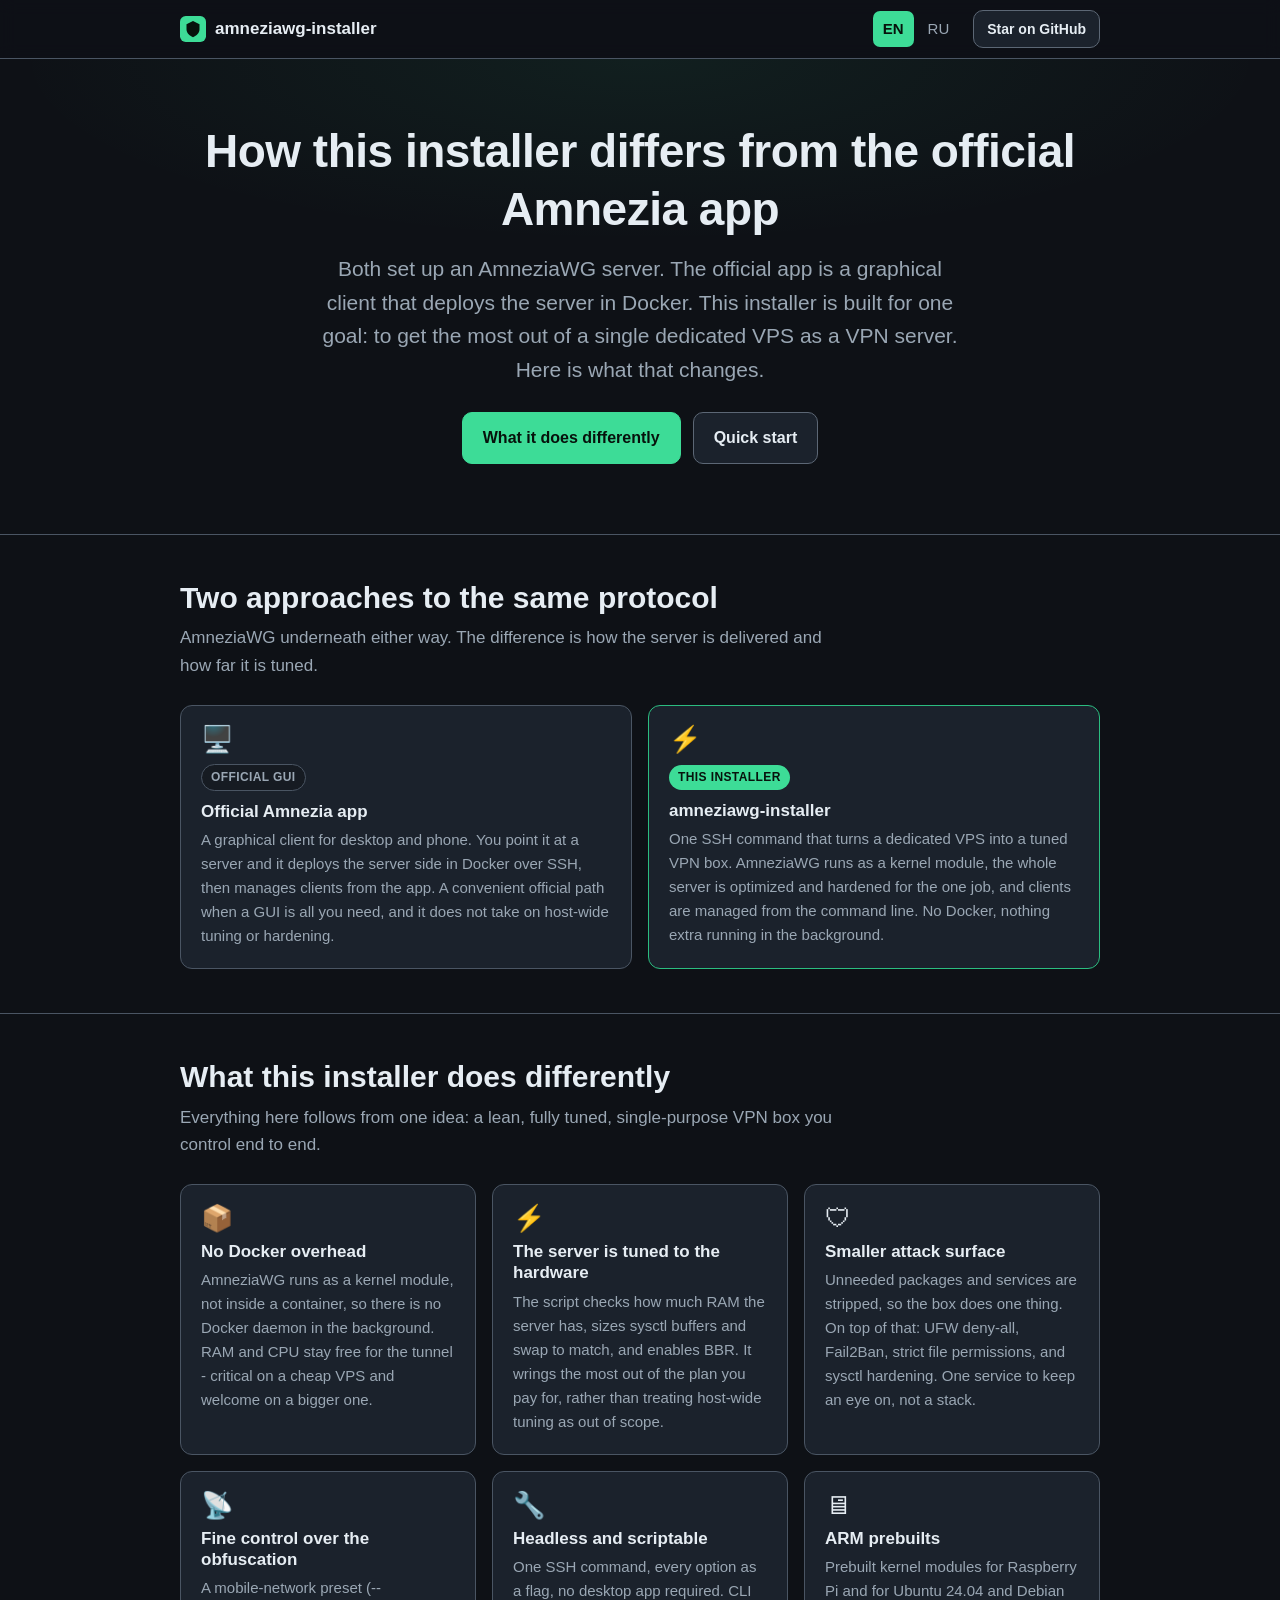
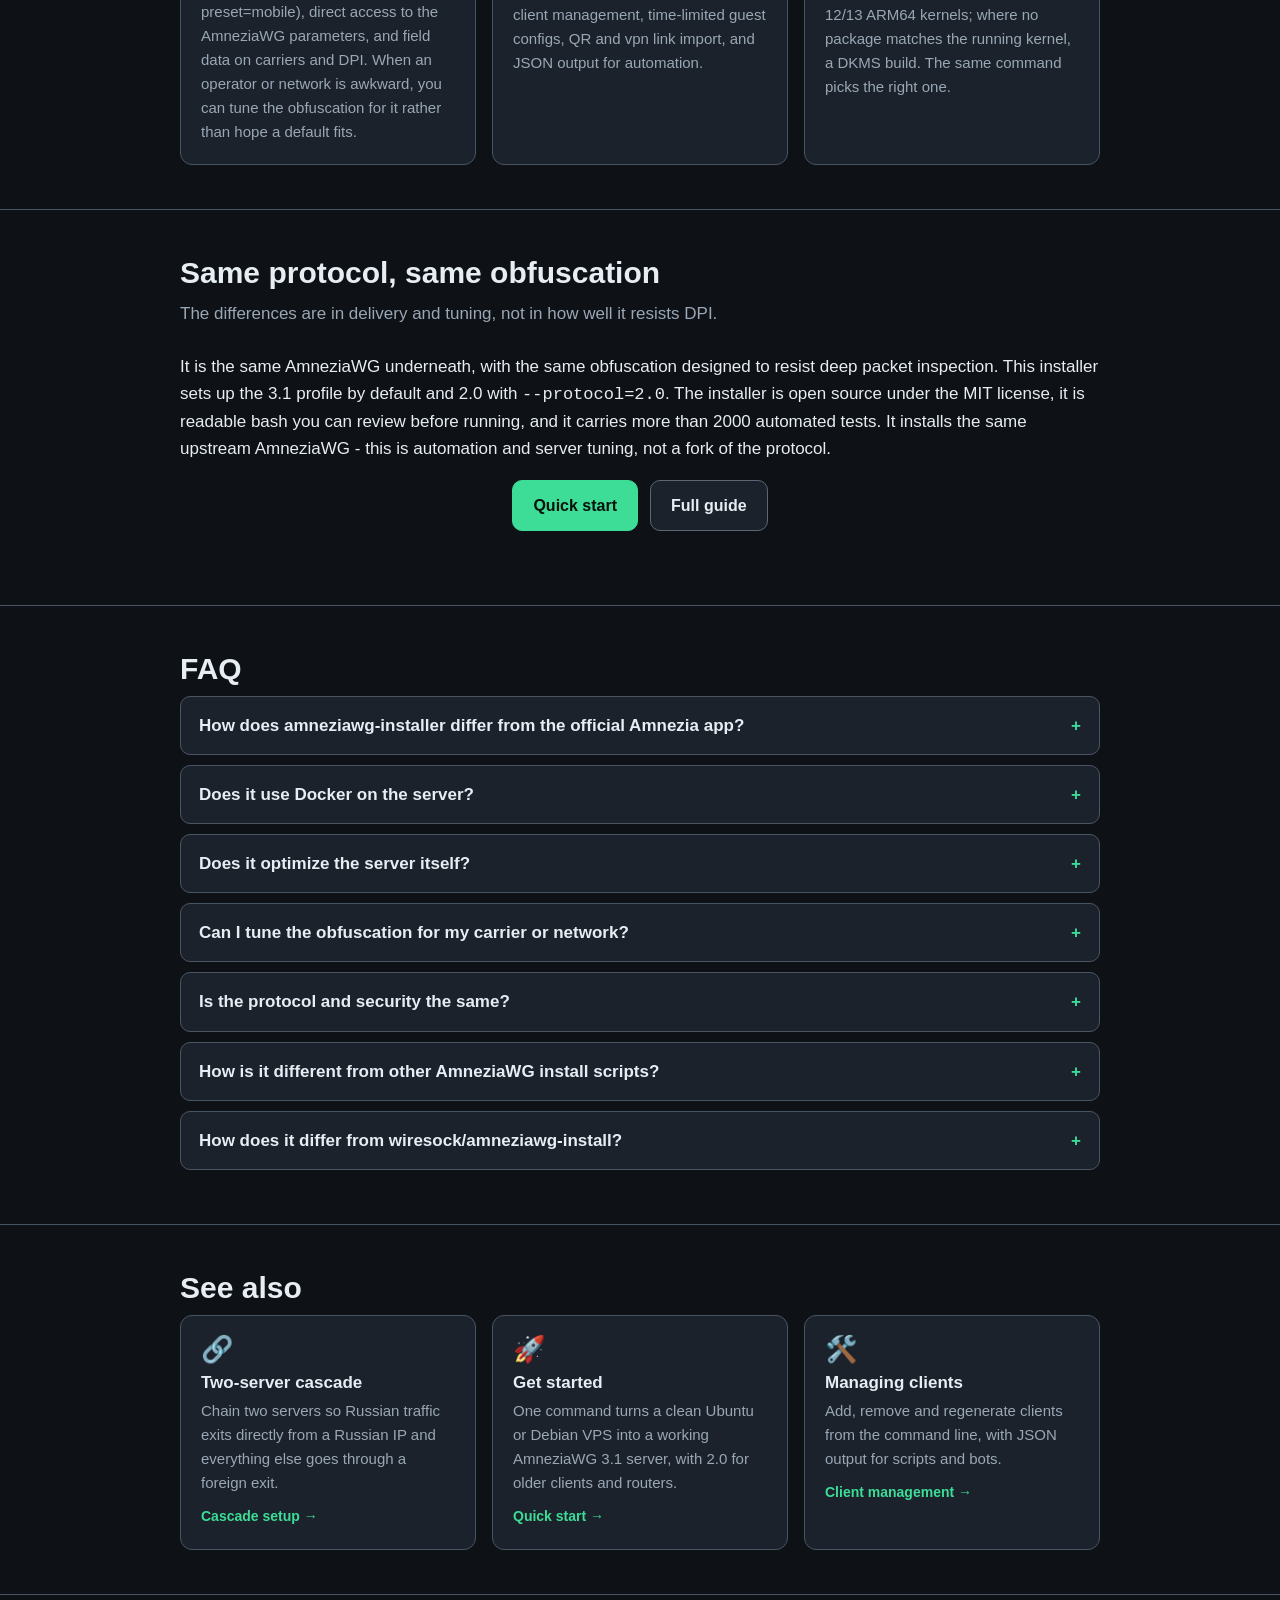
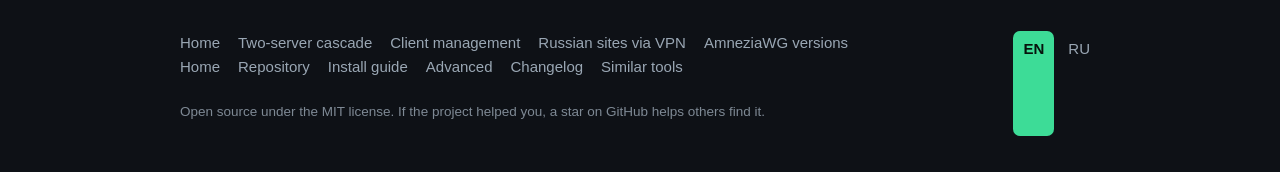
<file: compare/index.html>
<!DOCTYPE html>
<html lang="en">
<head>
<meta charset="utf-8">
<meta name="viewport" content="width=device-width, initial-scale=1">
<title>How amneziawg-installer differs from the official Amnezia app</title>
<meta name="description" content="The official Amnezia app and this installer both set up an AmneziaWG server. The differences are elsewhere: how the server gets deployed, who tunes it, and how much of the obfuscation you can adjust.">
<link rel="canonical" href="https://bivlked.github.io/amneziawg-installer/compare/">
<link rel="alternate" hreflang="en" href="https://bivlked.github.io/amneziawg-installer/compare/">
<link rel="alternate" hreflang="ru" href="https://bivlked.github.io/amneziawg-installer/ru/compare/">
<link rel="alternate" hreflang="x-default" href="https://bivlked.github.io/amneziawg-installer/compare/">
<meta property="og:type" content="article">
<meta property="og:title" content="How amneziawg-installer differs from the official Amnezia app">
<meta property="og:description" content="The same AmneziaWG with no Docker overhead, the whole server tuned and hardened, and fine control over the obfuscation.">
<meta property="og:url" content="https://bivlked.github.io/amneziawg-installer/compare/">
<meta property="og:site_name" content="amneziawg-installer">
<meta property="og:image" content="https://bivlked.github.io/amneziawg-installer/assets/og-compare.png">
<meta property="og:image:width" content="1200">
<meta property="og:image:height" content="630">
<meta property="og:image:alt" content="amneziawg-installer vs the official Amnezia app">
<meta property="og:locale" content="en_US">
<meta property="og:locale:alternate" content="ru_RU">
<meta name="twitter:card" content="summary_large_image">
<meta name="twitter:image" content="https://bivlked.github.io/amneziawg-installer/assets/og-compare.png">
<meta name="twitter:title" content="How amneziawg-installer differs from the official Amnezia app">
<meta name="twitter:description" content="The same AmneziaWG with no Docker overhead, a fully tuned and hardened server.">
<meta name="theme-color" content="#0e1116">
<meta name="color-scheme" content="dark">
<link rel="icon" href="../assets/favicon.svg" type="image/svg+xml">
<link rel="apple-touch-icon" href="../assets/apple-touch-icon.png">
<link rel="stylesheet" href="../assets/style.css">
<script type="application/ld+json">
{
  "@context": "https://schema.org",
  "@type": "FAQPage",
  "mainEntity": [
    { "@type": "Question", "name": "How does amneziawg-installer differ from the official Amnezia app?", "acceptedAnswer": { "@type": "Answer", "text": "Both set up an AmneziaWG server. The official app is a GUI that deploys the server side in Docker over SSH. This installer skips Docker and runs AmneziaWG as a kernel module, then tunes and hardens the whole server for a single-purpose VPN - lower overhead, a smaller attack surface, and fine control over the obfuscation." } },
    { "@type": "Question", "name": "Does it use Docker on the server?", "acceptedAnswer": { "@type": "Answer", "text": "No, it installs AmneziaWG as a kernel module through DKMS or, on some ARM boards, a matching prebuilt package, so there is no Docker daemon or container stack running in the background. That keeps RAM and CPU use low, which matters most on a cheap VPS but helps on any server." } },
    { "@type": "Question", "name": "Does it optimize the server itself?", "acceptedAnswer": { "@type": "Answer", "text": "Yes, the script checks the server's RAM, sizes sysctl buffers and swap to match, and enables BBR. It also strips unneeded packages and services so the box does one job. The container-based official app deploys its containers and does not do this kind of host-wide tuning and hardening." } },
    { "@type": "Question", "name": "Can I tune the obfuscation for my carrier or network?", "acceptedAnswer": { "@type": "Answer", "text": "Yes, there is a mobile-network preset, direct access to the AmneziaWG parameters, and field data on DPI behaviour, so you can tune the obfuscation for a specific operator or network." } },
    { "@type": "Question", "name": "Is the protocol and security the same?", "acceptedAnswer": { "@type": "Answer", "text": "Yes, it is the same AmneziaWG underneath, with the same obfuscation designed to resist DPI. This installer sets up the 3.1 profile by default and 2.0 with --protocol=2.0. The installer is open source under the MIT license, readable bash you can review before running, and it has more than 2000 automated tests. It installs the same upstream AmneziaWG - automation and server tuning, not a fork of the protocol." } },
    { "@type": "Question", "name": "How is it different from other AmneziaWG install scripts?", "acceptedAnswer": { "@type": "Answer", "text": "amneziawg-installer focuses on a fully tuned, single-purpose VPS: deeper server optimization and hardening, mobile-network DPI and CPS tuning, time-limited clients, full Russian and English versions, and no web panel by default. Many other scripts stop at a working tunnel or add a web UI; this one automates the whole server end to end and is tested with more than 2000 automated tests." } }
    ,{ "@type": "Question", "name": "How does it differ from wiresock/amneziawg-install?", "acceptedAnswer": { "@type": "Answer", "text": "Both install AmneziaWG from bash. wiresock is a wider stack: an optional native web panel and an optional Rust obfuscation proxy that makes traffic look like another protocol (QUIC, DNS, STUN, SIP) to resist active probing; its server-side masking works with any standard AmneziaWG client, while full bidirectional masking requires WireSock Secure Connect. This project stays a single-purpose installer: the obfuscation lives in the AmneziaWG config itself (header encryption in the 3.1 profile, the I1 concealment packet), tuned for typical mobile-carrier DPI, with no separate proxy daemon and no paid client. It also adds ARM prebuilts, time-limited clients, one-tap vpn:// import, and full Russian and English versions. If you want a browser panel or active-probing resistance built around a separate proxy, wiresock's stack fits; for a simple VPS installer focused on everyday DPI, this project fits." } }
  ]
}
</script>
<script type="application/ld+json">
{
  "@context": "https://schema.org",
  "@type": "BreadcrumbList",
  "itemListElement": [
    { "@type": "ListItem", "position": 1, "name": "amneziawg-installer", "item": "https://bivlked.github.io/amneziawg-installer/" },
    { "@type": "ListItem", "position": 2, "name": "How it differs from the official Amnezia app", "item": "https://bivlked.github.io/amneziawg-installer/compare/" }
  ]
}
</script>
<script type="application/ld+json">
{
  "@context": "https://schema.org",
  "@type": "TechArticle",
  "headline": "How amneziawg-installer differs from the official Amnezia app",
  "description": "How amneziawg-installer differs from the official Amnezia app: the same AmneziaWG, no Docker, the whole server tuned and hardened, fine control over the obfuscation.",
  "inLanguage": "en",
  "image": "https://bivlked.github.io/amneziawg-installer/assets/og-compare.png",
  "datePublished": "2026-06-15",
  "dateModified": "2026-10-01",
  "author": { "@type": "Person", "name": "bivlked" },
  "publisher": { "@type": "Organization", "name": "amneziawg-installer", "logo": { "@type": "ImageObject", "url": "https://bivlked.github.io/amneziawg-installer/assets/apple-touch-icon.png" } },
  "mainEntityOfPage": "https://bivlked.github.io/amneziawg-installer/compare/",
  "isPartOf": "https://bivlked.github.io/amneziawg-installer/"
}
</script>
</head>
<body>
<a class="skip-link" href="#main">Skip to content</a>

<header class="site-header">
  <div class="wrap">
    <a class="brand" href="/amneziawg-installer/">
      <svg class="logo" viewBox="0 0 32 32" aria-hidden="true"><rect width="32" height="32" rx="7" fill="#3ddc97"/><path d="M16 6l8 4v6c0 5-3.4 8.2-8 10-4.6-1.8-8-5-8-10v-6l8-4z" fill="#07120c"/></svg>
      amneziawg-installer
    </a>
    <nav class="nav-right" aria-label="Site navigation">
      <span class="lang-switch"><a class="active" aria-current="page" aria-label="English" href="/amneziawg-installer/compare/">EN</a><a aria-label="Русский" href="/amneziawg-installer/ru/compare/">RU</a></span>
      <a class="btn btn-sm" href="https://github.com/bivlked/amneziawg-installer">Star on GitHub</a>
    </nav>
  </div>
</header>

<main id="main">

<section class="hero">
  <div class="wrap">
    <h1>How this installer differs from the official Amnezia app</h1>
    <p class="lede">Both set up an AmneziaWG server. The official app is a graphical client that deploys the server in Docker. This installer is built for one goal: to get the most out of a single dedicated VPS as a VPN server. Here is what that changes.</p>
    <div class="cta-row">
      <a class="btn btn-primary" href="#different">What it does differently</a>
      <a class="btn" href="/amneziawg-installer/#quick-start">Quick start</a>
    </div>
  </div>
</section>

<section id="approaches">
  <div class="wrap">
    <h2>Two approaches to the same protocol</h2>
    <p class="sub">AmneziaWG underneath either way. The difference is how the server is delivered and how far it is tuned.</p>
    <div class="grid">
      <div class="card">
        <div class="ico" aria-hidden="true">&#128421;&#65039;</div>
        <span class="tag neutral">Official GUI</span>
        <h3>Official Amnezia app</h3>
        <p>A graphical client for desktop and phone. You point it at a server and it deploys the server side in Docker over SSH, then manages clients from the app. A convenient official path when a GUI is all you need, and it does not take on host-wide tuning or hardening.</p>
      </div>
      <div class="card lead">
        <div class="ico" aria-hidden="true">&#9889;</div>
        <span class="tag ours">This installer</span>
        <h3>amneziawg-installer</h3>
        <p>One SSH command that turns a dedicated VPS into a tuned VPN box. AmneziaWG runs as a kernel module, the whole server is optimized and hardened for the one job, and clients are managed from the command line. No Docker, nothing extra running in the background.</p>
      </div>
    </div>
  </div>
</section>

<section id="different">
  <div class="wrap">
    <h2>What this installer does differently</h2>
    <p class="sub">Everything here follows from one idea: a lean, fully tuned, single-purpose VPN box you control end to end.</p>
    <div class="grid">
      <div class="card">
        <div class="ico" aria-hidden="true">&#128230;</div>
        <h3>No Docker overhead</h3>
        <p>AmneziaWG runs as a kernel module, not inside a container, so there is no Docker daemon in the background. RAM and CPU stay free for the tunnel - critical on a cheap VPS and welcome on a bigger one.</p>
      </div>
      <div class="card">
        <div class="ico" aria-hidden="true">&#9889;</div>
        <h3>The server is tuned to the hardware</h3>
        <p>The script checks how much RAM the server has, sizes sysctl buffers and swap to match, and enables BBR. It wrings the most out of the plan you pay for, rather than treating host-wide tuning as out of scope.</p>
      </div>
      <div class="card">
        <div class="ico" aria-hidden="true">&#128737;</div>
        <h3>Smaller attack surface</h3>
        <p>Unneeded packages and services are stripped, so the box does one thing. On top of that: UFW deny-all, Fail2Ban, strict file permissions, and sysctl hardening. One service to keep an eye on, not a stack.</p>
      </div>
      <div class="card">
        <div class="ico" aria-hidden="true">&#128225;</div>
        <h3>Fine control over the obfuscation</h3>
        <p>A mobile-network preset (--preset=mobile), direct access to the AmneziaWG parameters, and field data on carriers and DPI. When an operator or network is awkward, you can tune the obfuscation for it rather than hope a default fits.</p>
      </div>
      <div class="card">
        <div class="ico" aria-hidden="true">&#128295;</div>
        <h3>Headless and scriptable</h3>
        <p>One SSH command, every option as a flag, no desktop app required. CLI client management, time-limited guest configs, QR and vpn link import, and JSON output for automation.</p>
      </div>
      <div class="card">
        <div class="ico" aria-hidden="true">&#128421;</div>
        <h3>ARM prebuilts</h3>
        <p>Prebuilt kernel modules for Raspberry Pi and for Ubuntu 24.04 and Debian 12/13 ARM64 kernels; where no package matches the running kernel, a DKMS build. The same command picks the right one.</p>
      </div>
    </div>
  </div>
</section>

<section id="trust">
  <div class="wrap">
    <h2>Same protocol, same obfuscation</h2>
    <p class="sub">The differences are in delivery and tuning, not in how well it resists DPI.</p>
    <p>It is the same AmneziaWG underneath, with the same obfuscation designed to resist deep packet inspection. This installer sets up the 3.1 profile by default and 2.0 with <code>--protocol=2.0</code>. The installer is open source under the MIT license, it is readable bash you can review before running, and it carries more than 2000 automated tests. It installs the same upstream AmneziaWG - this is automation and server tuning, not a fork of the protocol.</p>
    <div class="cta-row">
      <a class="btn btn-primary" href="/amneziawg-installer/#quick-start">Quick start</a>
      <a class="btn" href="https://github.com/bivlked/amneziawg-installer/blob/main/INSTALL_VPS.md">Full guide</a>
    </div>
  </div>
</section>

<section id="faq">
  <div class="wrap">
    <h2>FAQ</h2>
    <div class="faq">
      <details><summary>How does amneziawg-installer differ from the official Amnezia app?</summary><div class="answer">Both set up an AmneziaWG server. The official app is a GUI that deploys the server side in Docker over SSH. This installer skips Docker and runs AmneziaWG as a kernel module, then tunes and hardens the whole server for a single-purpose VPN - lower overhead, a smaller attack surface, and fine control over the obfuscation.</div></details>
      <details><summary>Does it use Docker on the server?</summary><div class="answer">No, it installs AmneziaWG as a kernel module through DKMS or, on some ARM boards, a matching prebuilt package, so there is no Docker daemon or container stack running in the background. That keeps RAM and CPU use low, which matters most on a cheap VPS but helps on any server.</div></details>
      <details><summary>Does it optimize the server itself?</summary><div class="answer">Yes, the script checks the server's RAM, sizes sysctl buffers and swap to match, and enables BBR. It also strips unneeded packages and services so the box does one job. The container-based official app deploys its containers and does not do this kind of host-wide tuning and hardening.</div></details>
      <details><summary>Can I tune the obfuscation for my carrier or network?</summary><div class="answer">Yes, there is a mobile-network preset, direct access to the AmneziaWG parameters, and field data on DPI behaviour, so you can tune the obfuscation for a specific operator or network.</div></details>
      <details><summary>Is the protocol and security the same?</summary><div class="answer">Yes, it is the same AmneziaWG underneath, with the same obfuscation designed to resist DPI. This installer sets up the 3.1 profile by default and 2.0 with <code>--protocol=2.0</code>. The installer is open source under the MIT license, readable bash you can review before running, and it has more than 2000 automated tests. It installs the same upstream AmneziaWG - automation and server tuning, not a fork of the protocol.</div></details>
      <details><summary>How is it different from other AmneziaWG install scripts?</summary><div class="answer">amneziawg-installer focuses on a fully tuned, single-purpose VPS: deeper server optimization and hardening, mobile-network DPI and CPS tuning, time-limited clients, full Russian and English versions, and no web panel by default. Many other scripts stop at a working tunnel or add a web UI; this one automates the whole server end to end and is tested with more than 2000 automated tests.</div></details>
      <details><summary>How does it differ from wiresock/amneziawg-install?</summary><div class="answer">Both install AmneziaWG from bash. wiresock is a wider stack: an optional native web panel and an optional Rust obfuscation proxy that makes traffic look like another protocol (QUIC, DNS, STUN, SIP) to resist active probing; its server-side masking works with any standard AmneziaWG client, while full bidirectional masking requires WireSock Secure Connect. This project stays a single-purpose installer: the obfuscation lives in the AmneziaWG config itself (header encryption in the 3.1 profile, the I1 concealment packet), tuned for typical mobile-carrier DPI, with no separate proxy daemon and no paid client. It also adds ARM prebuilts, time-limited clients, one-tap vpn:// import, and full Russian and English versions. If you want a browser panel or active-probing resistance built around a separate proxy, wiresock's stack fits; for a simple VPS installer focused on everyday DPI, this project fits.</div></details>
    </div>
  </div>
</section>

<section id="related" class="related">
  <div class="wrap">
    <h2>See also</h2>
    <div class="grid">
      <div class="card">
        <div class="ico" aria-hidden="true">&#128279;</div>
        <h3>Two-server cascade</h3>
        <p>Chain two servers so Russian traffic exits directly from a Russian IP and everything else goes through a foreign exit.</p>
        <a class="go" href="/amneziawg-installer/cascade/">Cascade setup &#8594;</a>
      </div>
      <div class="card">
        <div class="ico" aria-hidden="true">&#128640;</div>
        <h3>Get started</h3>
        <p>One command turns a clean Ubuntu or Debian VPS into a working AmneziaWG 3.1 server, with 2.0 for older clients and routers.</p>
        <a class="go" href="/amneziawg-installer/#quick-start">Quick start &#8594;</a>
      </div>
      <div class="card">
        <div class="ico" aria-hidden="true">&#128736;&#65039;</div>
        <h3>Managing clients</h3>
        <p>Add, remove and regenerate clients from the command line, with JSON output for scripts and bots.</p>
        <a class="go" href="/amneziawg-installer/manage/">Client management &#8594;</a>
      </div>
    </div>
  </div>
</section>

</main>

<footer class="site-footer">
  <div class="wrap">
    <div class="cols">
      <div>
        <div class="foot-links">
          <a href="/amneziawg-installer/">Home</a>
          <a href="/amneziawg-installer/cascade/">Two-server cascade</a>
          <a href="/amneziawg-installer/manage/">Client management</a>
          <a href="/amneziawg-installer/warp-ru/">Russian sites via VPN</a>
          <a href="/amneziawg-installer/awg3/">AmneziaWG versions</a>
        </div>
        <div class="foot-links">
          <a href="/amneziawg-installer/">Home</a>
          <a href="https://github.com/bivlked/amneziawg-installer">Repository</a>
          <a href="https://github.com/bivlked/amneziawg-installer/blob/main/INSTALL_VPS.md">Install guide</a>
          <a href="https://github.com/bivlked/amneziawg-installer/blob/main/ADVANCED.en.md">Advanced</a>
          <a href="https://github.com/bivlked/amneziawg-installer/blob/main/CHANGELOG.en.md">Changelog</a>
          <a href="https://github.com/bivlked/amneziawg-installer/blob/main/README.en.md#similar-tools">Similar tools</a>
        </div>
        <p class="note">Open source under the MIT license. If the project helped you, a star on GitHub helps others find it.</p>
      </div>
      <div class="lang-switch"><a class="active" aria-current="page" aria-label="English" href="/amneziawg-installer/compare/">EN</a> <a aria-label="Русский" href="/amneziawg-installer/ru/compare/">RU</a></div>
    </div>
  </div>
</footer>

</body>
</html>
</file>
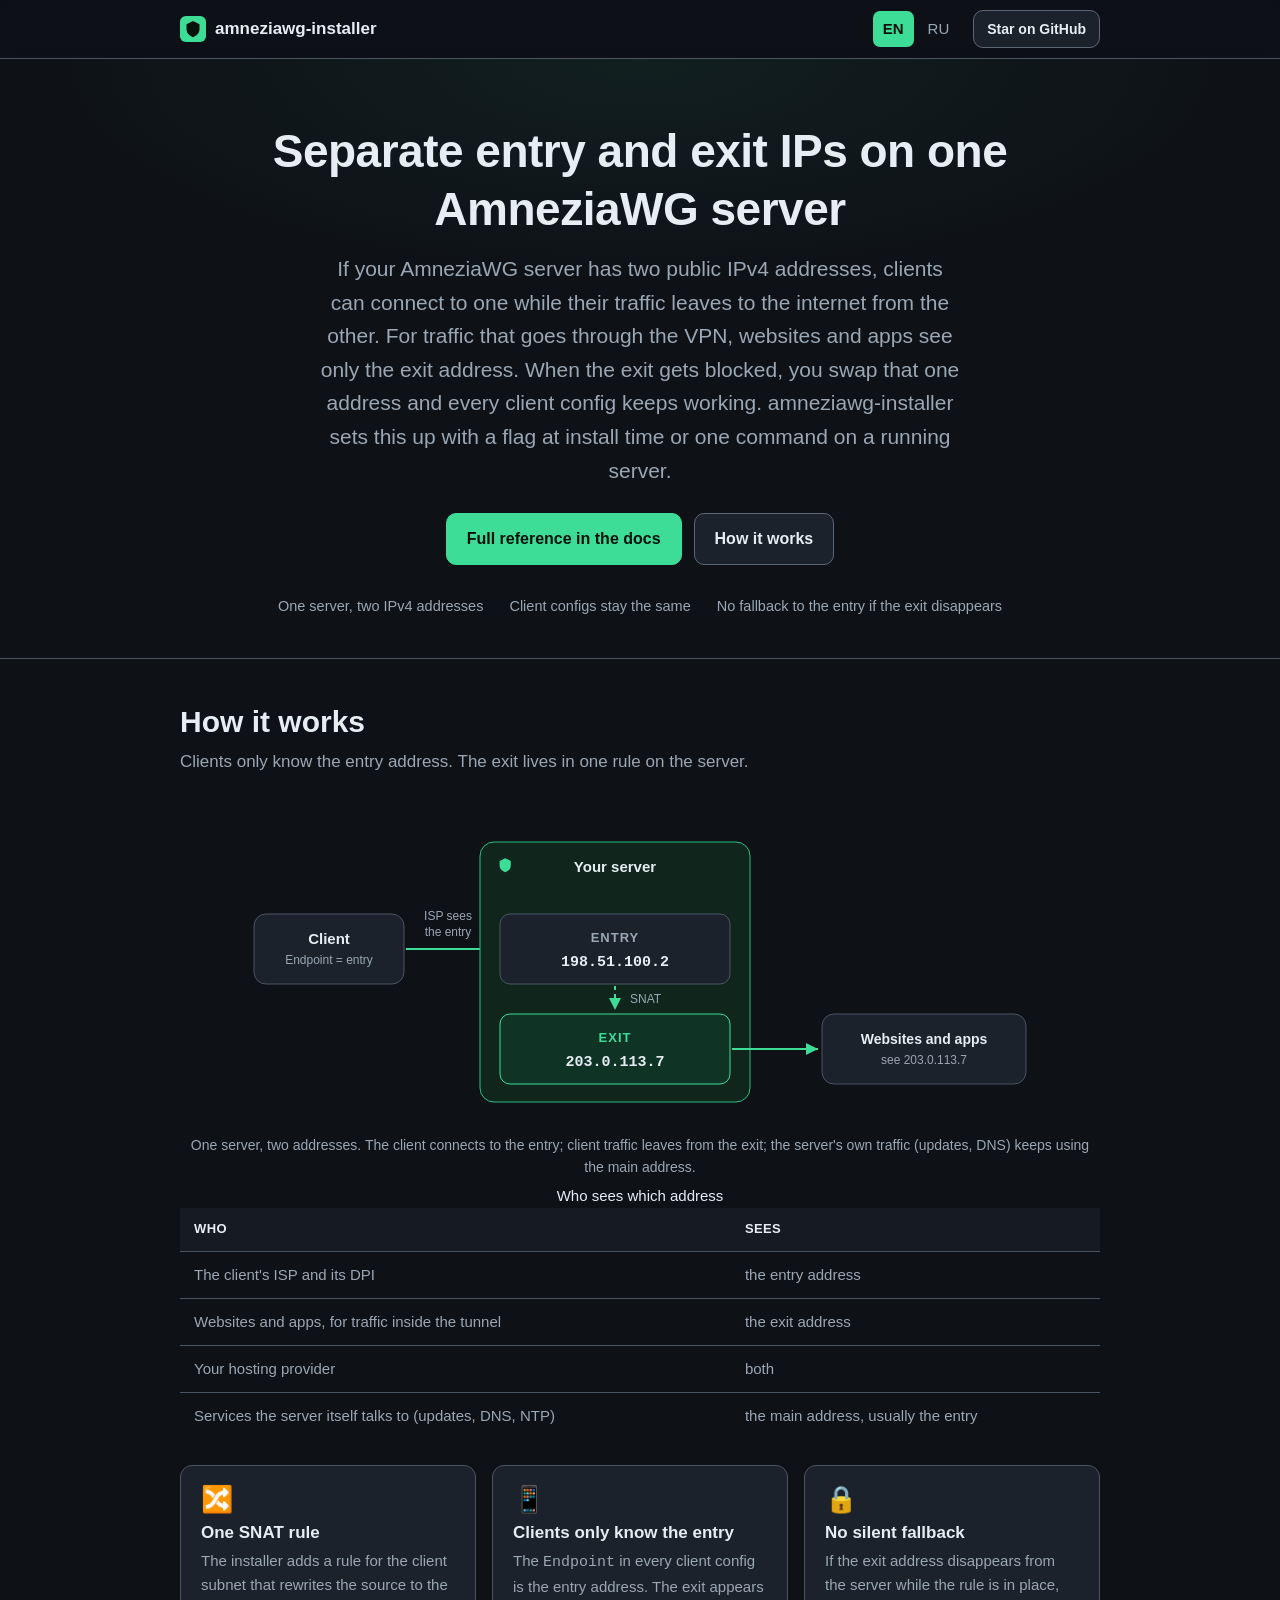
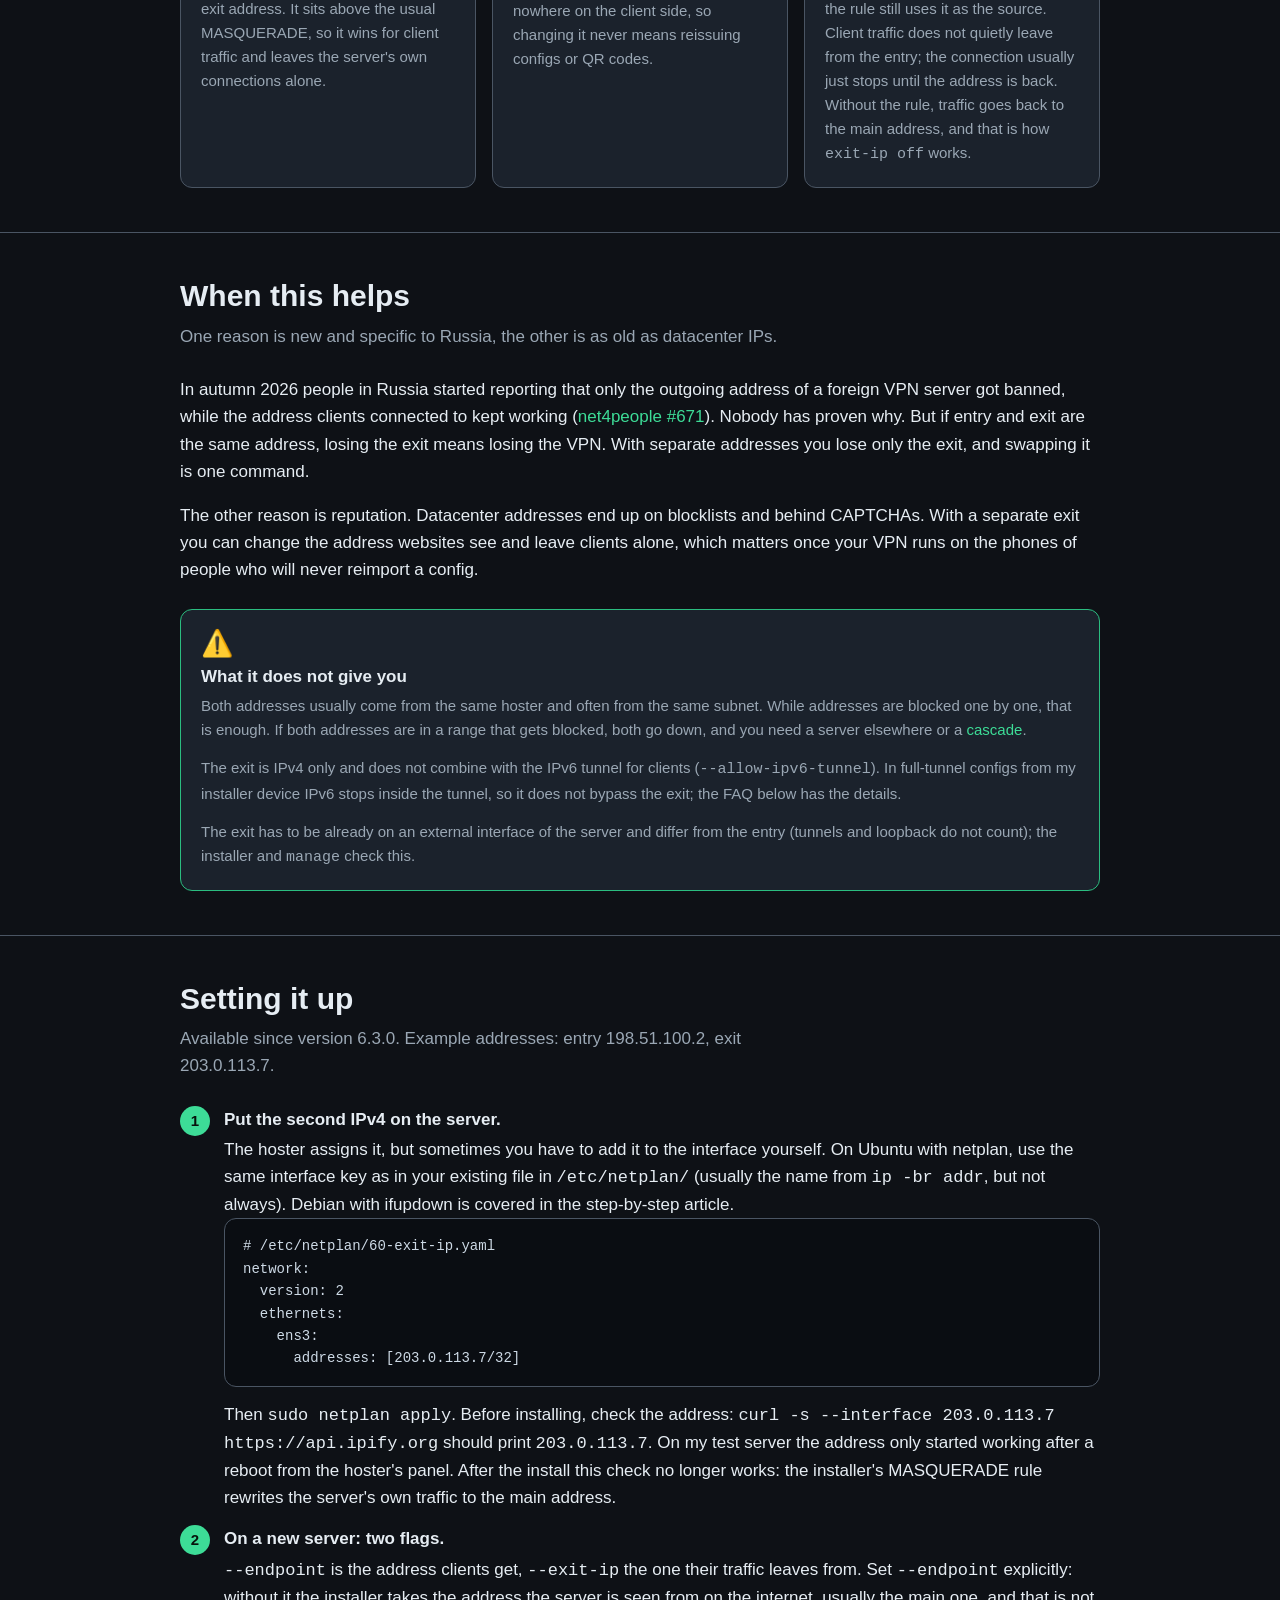
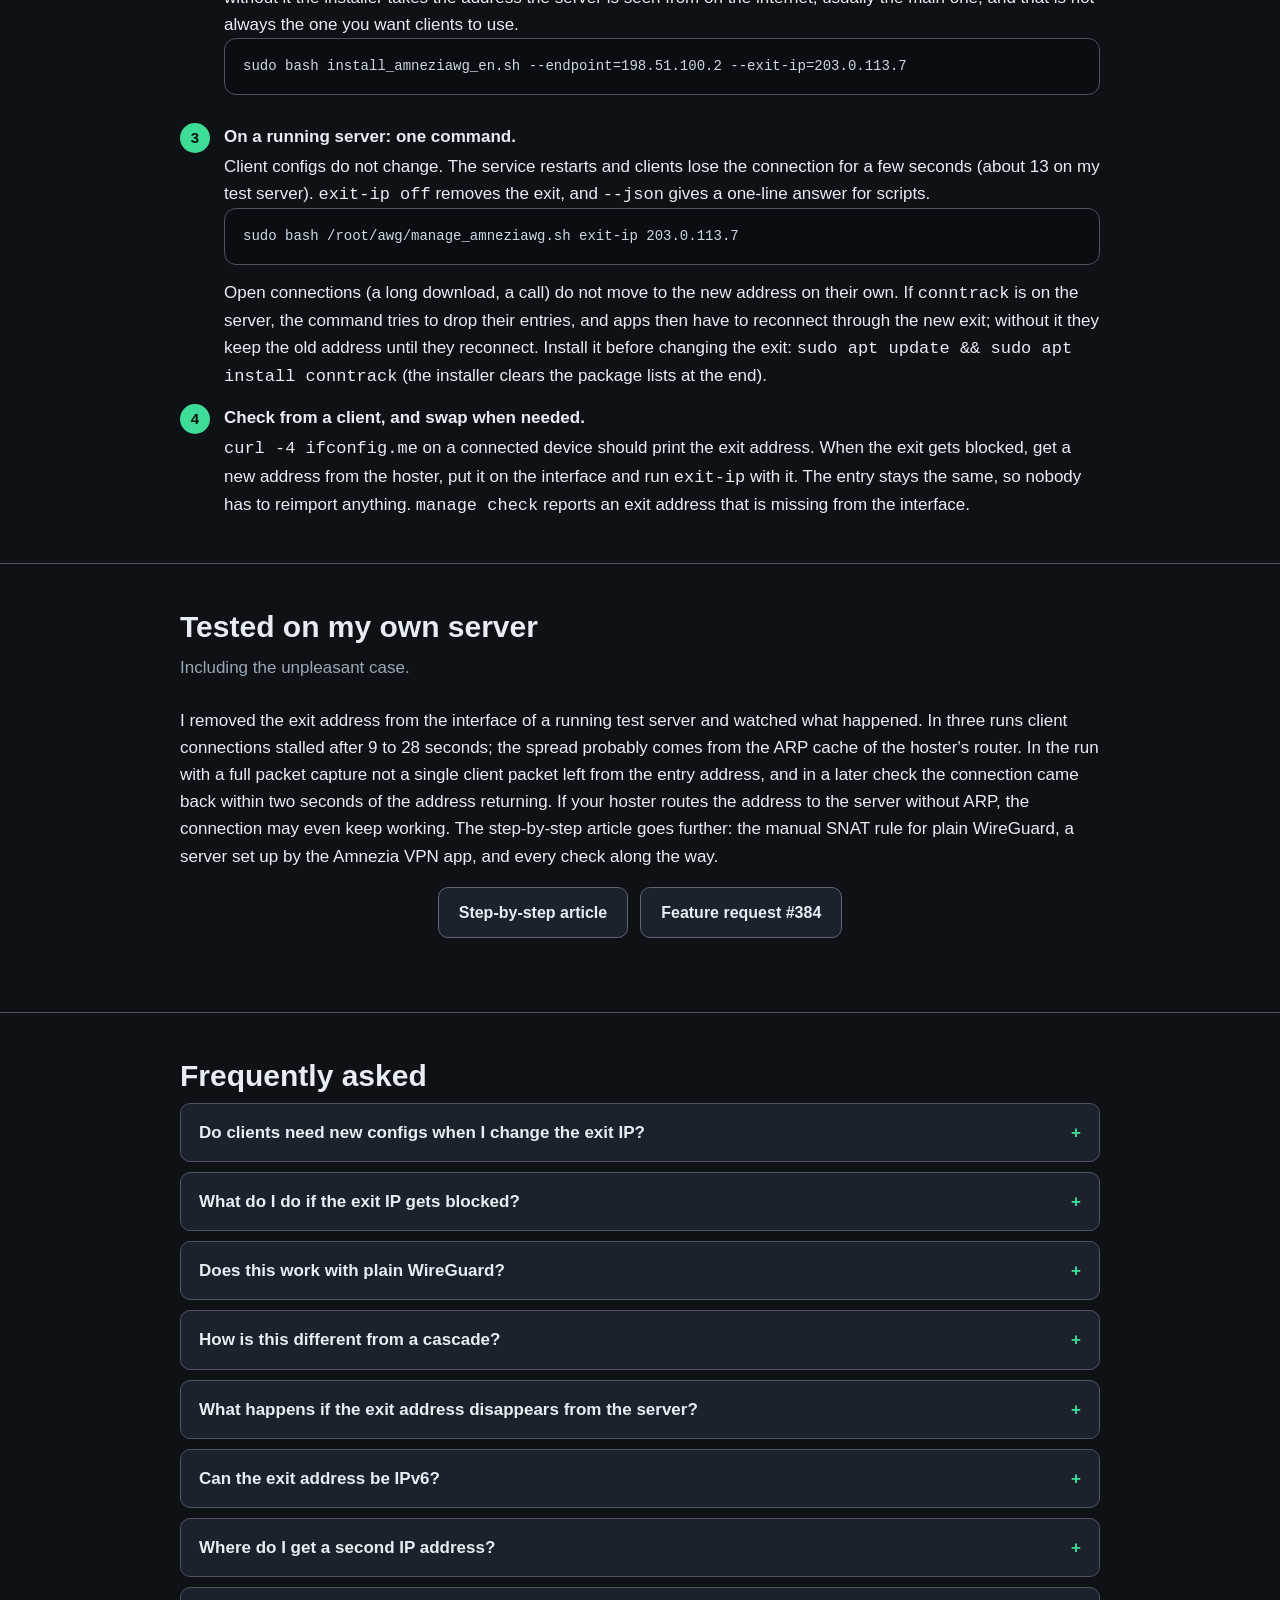
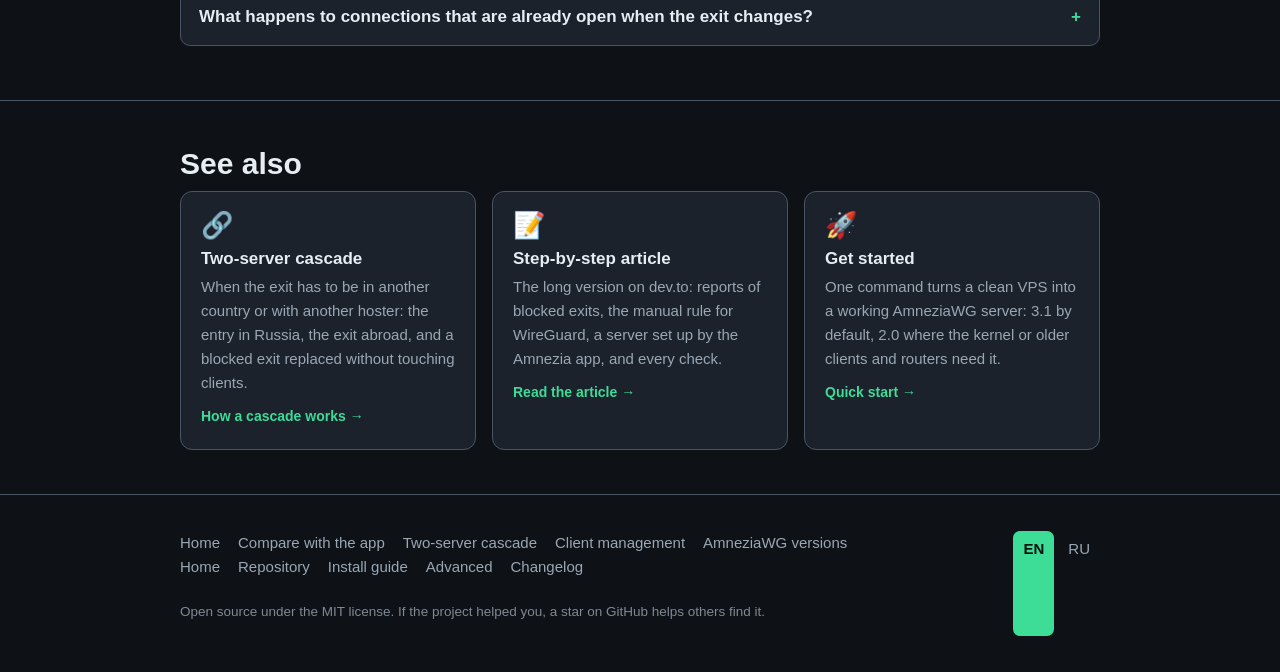
<file: exit-ip/index.html>
<!DOCTYPE html>
<html lang="en">
<head>
<meta charset="utf-8">
<meta name="viewport" content="width=device-width, initial-scale=1">
<title>Separate entry and exit IPs on one AmneziaWG server</title>
<meta name="description" content="Clients connect to one IPv4 address of your AmneziaWG server, websites see another. An installer flag or one command on a running server, and a blocked exit can be swapped without new client configs.">
<link rel="canonical" href="https://bivlked.github.io/amneziawg-installer/exit-ip/">
<link rel="alternate" hreflang="en" href="https://bivlked.github.io/amneziawg-installer/exit-ip/">
<link rel="alternate" hreflang="ru" href="https://bivlked.github.io/amneziawg-installer/ru/exit-ip/">
<link rel="alternate" hreflang="x-default" href="https://bivlked.github.io/amneziawg-installer/exit-ip/">
<meta property="og:type" content="article">
<meta property="og:title" content="One AmneziaWG server, two IPs: entry for clients, exit for websites">
<meta property="og:description" content="Clients keep connecting to the entry address, and for VPN traffic websites see only the exit. When the exit gets blocked, swap that one address and keep every client config.">
<meta property="og:url" content="https://bivlked.github.io/amneziawg-installer/exit-ip/">
<meta property="og:site_name" content="amneziawg-installer">
<meta property="og:image" content="https://bivlked.github.io/amneziawg-installer/assets/og-exit-ip.png">
<meta property="og:image:width" content="1200">
<meta property="og:image:height" content="630">
<meta property="og:image:alt" content="Clients connect to the entry IP of an AmneziaWG server, websites see only the exit IP">
<meta property="og:locale" content="en_US">
<meta property="og:locale:alternate" content="ru_RU">
<meta name="twitter:card" content="summary_large_image">
<meta name="twitter:image" content="https://bivlked.github.io/amneziawg-installer/assets/og-exit-ip.png">
<meta name="twitter:title" content="One AmneziaWG server, two IPs: entry for clients, exit for websites">
<meta name="twitter:description" content="Clients connect to one IP, websites see another. Swap a blocked exit without new client configs.">
<meta name="theme-color" content="#0e1116">
<meta name="color-scheme" content="dark">
<link rel="icon" href="../assets/favicon.svg" type="image/svg+xml">
<link rel="apple-touch-icon" href="../assets/apple-touch-icon.png">
<link rel="stylesheet" href="../assets/style.css">
<script type="application/ld+json">
{
  "@context": "https://schema.org",
  "@type": "FAQPage",
  "mainEntity": [
    {
      "@type": "Question",
      "name": "Do clients need new configs when I change the exit IP?",
      "acceptedAnswer": {
        "@type": "Answer",
        "text": "No, client configs stay the same, because they only contain the entry address. The exit address lives in a single rule on the server, so changing it is one command, manage exit-ip with the new address. Clients lose the connection for a few seconds while the service restarts."
      }
    },
    {
      "@type": "Question",
      "name": "What do I do if the exit IP gets blocked?",
      "acceptedAnswer": {
        "@type": "Answer",
        "text": "Swap only the exit: get a new IPv4 from the hoster, put it on the server interface and run manage exit-ip with the new address. The entry stays the same, so nobody has to reimport anything. If the hoster's whole range gets blocked, another address from it will not help, and you need a server elsewhere or a cascade."
      }
    },
    {
      "@type": "Question",
      "name": "Does this work with plain WireGuard?",
      "acceptedAnswer": {
        "@type": "Answer",
        "text": "Yes, the mechanism is not specific to AmneziaWG: it is one Linux SNAT rule for the client subnet, placed above the MASQUERADE rule. My installer sets it up only for AmneziaWG, but the same rule works in the PostUp of a wg-quick config; the step-by-step article shows the manual version."
      }
    },
    {
      "@type": "Question",
      "name": "How is this different from a cascade?",
      "acceptedAnswer": {
        "@type": "Answer",
        "text": "A separate exit needs one server with two IPv4 addresses, while a cascade links two servers. With two addresses on one server both belong to the same hoster and usually the same country. A cascade puts the exit on another machine, so the entry can be in Russia and the exit abroad, at the cost of a second VPS. In my cascade guide Russian traffic leaves straight from the entry server on purpose."
      }
    },
    {
      "@type": "Question",
      "name": "What happens if the exit address disappears from the server?",
      "acceptedAnswer": {
        "@type": "Answer",
        "text": "Client traffic does not fall back to the entry address while the SNAT rule is in place: the rule keeps the exit as the source. Usually the connection just stops. On my test server it stalled after 9 to 28 seconds and came back within a couple of seconds once the address returned. manage check reports a missing exit address."
      }
    },
    {
      "@type": "Question",
      "name": "Can the exit address be IPv6?",
      "acceptedAnswer": {
        "@type": "Answer",
        "text": "No, the exit address is IPv4 only, and it does not combine with the IPv6 tunnel for clients (--allow-ipv6-tunnel): the installer and manage refuse that combination. In full-tunnel configs from my installer (issued or regenerated since v5.31.0) device IPv6 goes into the tunnel and stops there, so it does not bypass the exit. Older configs and split-tunnel setups (--route-amnezia, --route-custom) are worth checking yourself."
      }
    },
    {
      "@type": "Question",
      "name": "Where do I get a second IP address?",
      "acceptedAnswer": {
        "@type": "Answer",
        "text": "A second IPv4 address for the same server comes from your hosting provider, usually as a paid add-on. Sometimes the hoster only assigns it, and you add it to the interface yourself, for example with netplan. Check that the address is really there with ip -br addr before setting it as the exit."
      }
    },
    {
      "@type": "Question",
      "name": "What happens to connections that are already open when the exit changes?",
      "acceptedAnswer": {
        "@type": "Answer",
        "text": "Open connections do not move to the new exit address on their own. If conntrack is on the server, manage exit-ip tries to drop their entries, and apps have to reconnect through the new exit. Without it a long download or a call keeps the old address until it reconnects. Install it beforehand with sudo apt update && sudo apt install conntrack."
      }
    }
  ]
}
</script>
<script type="application/ld+json">
{
  "@context": "https://schema.org",
  "@type": "BreadcrumbList",
  "itemListElement": [
    {
      "@type": "ListItem",
      "position": 1,
      "name": "amneziawg-installer",
      "item": "https://bivlked.github.io/amneziawg-installer/"
    },
    {
      "@type": "ListItem",
      "position": 2,
      "name": "Separate entry and exit IPs",
      "item": "https://bivlked.github.io/amneziawg-installer/exit-ip/"
    }
  ]
}
</script>
<script type="application/ld+json">
{
  "@context": "https://schema.org",
  "@type": "TechArticle",
  "headline": "Separate entry and exit IPs on one AmneziaWG server",
  "description": "How amneziawg-installer puts client traffic on a second IPv4 address of the same server with one SNAT rule: install flag, manage command, checks, swapping a blocked exit and what happens when the exit address disappears.",
  "inLanguage": "en",
  "image": "https://bivlked.github.io/amneziawg-installer/assets/og-exit-ip.png",
  "datePublished": "2026-11-26",
  "dateModified": "2026-11-26",
  "author": {
    "@type": "Person",
    "name": "bivlked"
  },
  "publisher": {
    "@type": "Organization",
    "name": "amneziawg-installer",
    "logo": {
      "@type": "ImageObject",
      "url": "https://bivlked.github.io/amneziawg-installer/assets/apple-touch-icon.png"
    }
  },
  "mainEntityOfPage": "https://bivlked.github.io/amneziawg-installer/exit-ip/",
  "isPartOf": "https://bivlked.github.io/amneziawg-installer/"
}
</script>
</head>
<body>
<a class="skip-link" href="#main">Skip to content</a>

<header class="site-header">
  <div class="wrap">
    <a class="brand" href="/amneziawg-installer/">
      <svg class="logo" viewBox="0 0 32 32" aria-hidden="true"><rect width="32" height="32" rx="7" fill="#3ddc97"/><path d="M16 6l8 4v6c0 5-3.4 8.2-8 10-4.6-1.8-8-5-8-10v-6l8-4z" fill="#07120c"/></svg>
      amneziawg-installer
    </a>
    <nav class="nav-right" aria-label="Site navigation">
      <span class="lang-switch"><a class="active" aria-current="page" aria-label="English" href="/amneziawg-installer/exit-ip/">EN</a><a aria-label="Русский" href="/amneziawg-installer/ru/exit-ip/">RU</a></span>
      <a class="btn btn-sm" href="https://github.com/bivlked/amneziawg-installer">Star on GitHub</a>
    </nav>
  </div>
</header>

<main id="main">

<section class="hero">
  <div class="wrap">
    <h1>Separate entry and exit IPs on one AmneziaWG server</h1>
    <p class="lede">If your AmneziaWG server has two public IPv4 addresses, clients can connect to one while their traffic leaves to the internet from the other. For traffic that goes through the VPN, websites and apps see only the exit address. When the exit gets blocked, you swap that one address and every client config keeps working. amneziawg-installer sets this up with a flag at install time or one command on a running server.</p>
    <div class="cta-row">
      <a class="btn btn-primary" href="https://github.com/bivlked/amneziawg-installer/blob/main/ADVANCED.en.md#exit-ip-adv">Full reference in the docs</a>
      <a class="btn" href="#how">How it works</a>
    </div>
    <div class="trust">
      <span>One server, two IPv4 addresses</span>
      <span>Client configs stay the same</span>
      <span>No fallback to the entry if the exit disappears</span>
    </div>
  </div>
</section>

<section id="how">
  <div class="wrap">
    <h2>How it works</h2>
    <p class="sub">Clients only know the entry address. The exit lives in one rule on the server.</p>
    <figure class="diagram">
      <svg viewBox="0 0 820 320" xmlns="http://www.w3.org/2000/svg" role="img" aria-label="Traffic flow: the client connects to the entry address of the AmneziaWG server, so the ISP sees only the entry; the server rewrites client traffic to the exit address, so websites and apps see only the exit." font-family="-apple-system, BlinkMacSystemFont, 'Segoe UI', Roboto, sans-serif">
        <defs><marker id="exa" markerWidth="9" markerHeight="9" refX="6" refY="3" orient="auto"><path d="M0 0l6 3-6 3z" fill="#3ddc97"/></marker></defs>
        <rect x="24" y="112" width="150" height="70" rx="12" fill="#1b222c" stroke="#4a5563"/>
        <text x="99" y="142" text-anchor="middle" font-size="15" font-weight="600" fill="#e6edf3">Client</text>
        <text x="99" y="162" text-anchor="middle" font-size="12" fill="#9aa7b4">Endpoint = entry</text>
        <line x1="176" y1="147" x2="262" y2="147" stroke="#3ddc97" stroke-width="2" marker-end="url(#exa)"/>
        <text x="218" y="118" text-anchor="middle" font-size="12" fill="#9aa7b4">ISP sees</text>
        <text x="218" y="134" text-anchor="middle" font-size="12" fill="#9aa7b4">the entry</text>
        <rect x="250" y="40" width="270" height="260" rx="14" fill="#10261c" stroke="#2bbd80"/>
        <g transform="translate(264 52) scale(0.7)"><path d="M16 6l8 4v6c0 5-3.4 8.2-8 10-4.6-1.8-8-5-8-10v-6l8-4z" fill="#3ddc97"/></g>
        <text x="385" y="70" text-anchor="middle" font-size="15" font-weight="600" fill="#e6edf3">Your server</text>
        <rect x="270" y="112" width="230" height="70" rx="10" fill="#1b222c" stroke="#4a5563"/>
        <text x="385" y="140" text-anchor="middle" font-size="13" font-weight="700" fill="#9aa7b4" letter-spacing="1">ENTRY</text>
        <text x="385" y="164" text-anchor="middle" font-size="15" font-weight="600" fill="#e6edf3" font-family="ui-monospace, SFMono-Regular, Consolas, monospace">198.51.100.2</text>
        <line x1="385" y1="184" x2="385" y2="208" stroke="#3ddc97" stroke-width="2" stroke-dasharray="4 4" marker-end="url(#exa)"/>
        <text x="400" y="201" font-size="12" fill="#9aa7b4">SNAT</text>
        <rect x="270" y="212" width="230" height="70" rx="10" fill="#0f3324" stroke="#3ddc97"/>
        <text x="385" y="240" text-anchor="middle" font-size="13" font-weight="700" fill="#3ddc97" letter-spacing="1">EXIT</text>
        <text x="385" y="264" text-anchor="middle" font-size="15" font-weight="600" fill="#e6edf3" font-family="ui-monospace, SFMono-Regular, Consolas, monospace">203.0.113.7</text>
        <line x1="502" y1="247" x2="588" y2="247" stroke="#3ddc97" stroke-width="2" marker-end="url(#exa)"/>
        <rect x="592" y="212" width="204" height="70" rx="12" fill="#1b222c" stroke="#4a5563"/>
        <text x="694" y="242" text-anchor="middle" font-size="14" font-weight="600" fill="#e6edf3">Websites and apps</text>
        <text x="694" y="262" text-anchor="middle" font-size="12" fill="#9aa7b4">see 203.0.113.7</text>
      </svg>
      <figcaption>One server, two addresses. The client connects to the entry; client traffic leaves from the exit; the server's own traffic (updates, DNS) keeps using the main address.</figcaption>
    </figure>
    <div class="tablewrap">
      <table class="dtable">
        <caption>Who sees which address</caption>
        <thead><tr><th scope="col">Who</th><th scope="col">Sees</th></tr></thead>
        <tbody>
          <tr><td>The client's ISP and its DPI</td><td>the entry address</td></tr>
          <tr><td>Websites and apps, for traffic inside the tunnel</td><td>the exit address</td></tr>
          <tr><td>Your hosting provider</td><td>both</td></tr>
          <tr><td>Services the server itself talks to (updates, DNS, NTP)</td><td>the main address, usually the entry</td></tr>
        </tbody>
      </table>
    </div>
    <div class="grid mt">
      <div class="card">
        <div class="ico" aria-hidden="true">&#128256;</div>
        <h3>One SNAT rule</h3>
        <p>The installer adds a rule for the client subnet that rewrites the source to the exit address. It sits above the usual MASQUERADE, so it wins for client traffic and leaves the server's own connections alone.</p>
      </div>
      <div class="card">
        <div class="ico" aria-hidden="true">&#128241;</div>
        <h3>Clients only know the entry</h3>
        <p>The <code>Endpoint</code> in every client config is the entry address. The exit appears nowhere on the client side, so changing it never means reissuing configs or QR codes.</p>
      </div>
      <div class="card">
        <div class="ico" aria-hidden="true">&#128274;</div>
        <h3>No silent fallback</h3>
        <p>If the exit address disappears from the server while the rule is in place, the rule still uses it as the source. Client traffic does not quietly leave from the entry; the connection usually just stops until the address is back. Without the rule, traffic goes back to the main address, and that is how <code>exit-ip off</code> works.</p>
      </div>
    </div>
  </div>
</section>

<section id="why">
  <div class="wrap">
    <h2>When this helps</h2>
    <p class="sub">One reason is new and specific to Russia, the other is as old as datacenter IPs.</p>
    <p>In autumn 2026 people in Russia started reporting that only the outgoing address of a foreign VPN server got banned, while the address clients connected to kept working (<a href="https://github.com/net4people/bbs/issues/671">net4people #671</a>). Nobody has proven why. But if entry and exit are the same address, losing the exit means losing the VPN. With separate addresses you lose only the exit, and swapping it is one command.</p>
    <p>The other reason is reputation. Datacenter addresses end up on blocklists and behind CAPTCHAs. With a separate exit you can change the address websites see and leave clients alone, which matters once your VPN runs on the phones of people who will never reimport a config.</p>
    <div class="card lead mt">
      <div class="ico" aria-hidden="true">&#9888;&#65039;</div>
      <h3>What it does not give you</h3>
      <p>Both addresses usually come from the same hoster and often from the same subnet. While addresses are blocked one by one, that is enough. If both addresses are in a range that gets blocked, both go down, and you need a server elsewhere or a <a href="/amneziawg-installer/cascade/">cascade</a>.</p>
      <p>The exit is IPv4 only and does not combine with the IPv6 tunnel for clients (<code>--allow-ipv6-tunnel</code>). In full-tunnel configs from my installer device IPv6 stops inside the tunnel, so it does not bypass the exit; the FAQ below has the details.</p>
      <p>The exit has to be already on an external interface of the server and differ from the entry (tunnels and loopback do not count); the installer and <code>manage</code> check this.</p>
    </div>
  </div>
</section>

<section id="steps">
  <div class="wrap">
    <h2>Setting it up</h2>
    <p class="sub">Available since version 6.3.0. Example addresses: entry 198.51.100.2, exit 203.0.113.7.</p>
    <ol class="steps">
      <li class="step"><span class="n" aria-hidden="true"></span><div><strong>Put the second IPv4 on the server.</strong><p>The hoster assigns it, but sometimes you have to add it to the interface yourself. On Ubuntu with netplan, use the same interface key as in your existing file in <code>/etc/netplan/</code> (usually the name from <code>ip -br addr</code>, but not always). Debian with ifupdown is covered in the step-by-step article.</p>
        <div class="codeblock"><pre># /etc/netplan/60-exit-ip.yaml
network:
  version: 2
  ethernets:
    ens3:
      addresses: [203.0.113.7/32]</pre></div>
        <p>Then <code>sudo netplan apply</code>. Before installing, check the address: <code>curl -s --interface 203.0.113.7 https://api.ipify.org</code> should print <code>203.0.113.7</code>. On my test server the address only started working after a reboot from the hoster's panel. After the install this check no longer works: the installer's MASQUERADE rule rewrites the server's own traffic to the main address.</p></div></li>
      <li class="step"><span class="n" aria-hidden="true"></span><div><strong>On a new server: two flags.</strong><p><code>--endpoint</code> is the address clients get, <code>--exit-ip</code> the one their traffic leaves from. Set <code>--endpoint</code> explicitly: without it the installer takes the address the server is seen from on the internet, usually the main one, and that is not always the one you want clients to use.</p>
        <div class="codeblock"><pre>sudo bash install_amneziawg_en.sh --endpoint=198.51.100.2 --exit-ip=203.0.113.7</pre></div></div></li>
      <li class="step"><span class="n" aria-hidden="true"></span><div><strong>On a running server: one command.</strong><p>Client configs do not change. The service restarts and clients lose the connection for a few seconds (about 13 on my test server). <code>exit-ip off</code> removes the exit, and <code>--json</code> gives a one-line answer for scripts.</p>
        <div class="codeblock"><pre>sudo bash /root/awg/manage_amneziawg.sh exit-ip 203.0.113.7</pre></div>
        <p>Open connections (a long download, a call) do not move to the new address on their own. If <code>conntrack</code> is on the server, the command tries to drop their entries, and apps then have to reconnect through the new exit; without it they keep the old address until they reconnect. Install it before changing the exit: <code>sudo apt update &amp;&amp; sudo apt install conntrack</code> (the installer clears the package lists at the end).</p></div></li>
      <li class="step"><span class="n" aria-hidden="true"></span><div><strong>Check from a client, and swap when needed.</strong><p><code>curl -4 ifconfig.me</code> on a connected device should print the exit address. When the exit gets blocked, get a new address from the hoster, put it on the interface and run <code>exit-ip</code> with it. The entry stays the same, so nobody has to reimport anything. <code>manage check</code> reports an exit address that is missing from the interface.</p></div></li>
    </ol>
  </div>
</section>

<section id="trust">
  <div class="wrap">
    <h2>Tested on my own server</h2>
    <p class="sub">Including the unpleasant case.</p>
    <p>I removed the exit address from the interface of a running test server and watched what happened. In three runs client connections stalled after 9 to 28 seconds; the spread probably comes from the ARP cache of the hoster's router. In the run with a full packet capture not a single client packet left from the entry address, and in a later check the connection came back within two seconds of the address returning. If your hoster routes the address to the server without ARP, the connection may even keep working. The step-by-step article goes further: the manual SNAT rule for plain WireGuard, a server set up by the Amnezia VPN app, and every check along the way.</p>
    <div class="cta-row">
      <a class="btn" href="https://dev.to/bivlked/separate-entry-and-exit-ips-on-one-amneziawg-or-wireguard-server-b4l">Step-by-step article</a>
      <a class="btn" href="https://github.com/bivlked/amneziawg-installer/issues/384">Feature request #384</a>
    </div>
  </div>
</section>

<section id="faq">
  <div class="wrap">
    <h2>Frequently asked</h2>
    <div class="faq">
      <details><summary>Do clients need new configs when I change the exit IP?</summary><div class="answer">No, client configs stay the same, because they only contain the entry address. The exit address lives in a single rule on the server, so changing it is one command, <code>manage exit-ip</code> with the new address. Clients lose the connection for a few seconds while the service restarts.</div></details>
      <details><summary>What do I do if the exit IP gets blocked?</summary><div class="answer">Swap only the exit: get a new IPv4 from the hoster, put it on the server interface and run <code>manage exit-ip</code> with the new address. The entry stays the same, so nobody has to reimport anything. If the hoster's whole range gets blocked, another address from it will not help, and you need a server elsewhere or a <a href="/amneziawg-installer/cascade/">cascade</a>.</div></details>
      <details><summary>Does this work with plain WireGuard?</summary><div class="answer">Yes, the mechanism is not specific to AmneziaWG: it is one Linux SNAT rule for the client subnet, placed above the MASQUERADE rule. My installer sets it up only for AmneziaWG, but the same rule works in the <code>PostUp</code> of a <code>wg-quick</code> config; the <a href="https://dev.to/bivlked/separate-entry-and-exit-ips-on-one-amneziawg-or-wireguard-server-b4l">step-by-step article</a> shows the manual version.</div></details>
      <details><summary>How is this different from a cascade?</summary><div class="answer">A separate exit needs one server with two IPv4 addresses, while a <a href="/amneziawg-installer/cascade/">cascade</a> links two servers. With two addresses on one server both belong to the same hoster and usually the same country. A cascade puts the exit on another machine, so the entry can be in Russia and the exit abroad, at the cost of a second VPS. In my cascade guide Russian traffic leaves straight from the entry server on purpose.</div></details>
      <details><summary>What happens if the exit address disappears from the server?</summary><div class="answer">Client traffic does not fall back to the entry address while the SNAT rule is in place: the rule keeps the exit as the source. Usually the connection just stops. On my test server it stalled after 9 to 28 seconds and came back within a couple of seconds once the address returned. <code>manage check</code> reports a missing exit address.</div></details>
      <details><summary>Can the exit address be IPv6?</summary><div class="answer">No, the exit address is IPv4 only, and it does not combine with the IPv6 tunnel for clients (<code>--allow-ipv6-tunnel</code>): the installer and <code>manage</code> refuse that combination. In full-tunnel configs from my installer (issued or regenerated since v5.31.0) device IPv6 goes into the tunnel and stops there, so it does not bypass the exit. Older configs and split-tunnel setups (<code>--route-amnezia</code>, <code>--route-custom</code>) are worth checking yourself.</div></details>
      <details><summary>Where do I get a second IP address?</summary><div class="answer">A second IPv4 address for the same server comes from your hosting provider, usually as a paid add-on. Sometimes the hoster only assigns it, and you add it to the interface yourself, for example with netplan. Check that the address is really there with <code>ip -br addr</code> before setting it as the exit.</div></details>
      <details><summary>What happens to connections that are already open when the exit changes?</summary><div class="answer">Open connections do not move to the new exit address on their own. If <code>conntrack</code> is on the server, <code>manage exit-ip</code> tries to drop their entries, and apps have to reconnect through the new exit. Without it a long download or a call keeps the old address until it reconnects. Install it beforehand with <code>sudo apt update &amp;&amp; sudo apt install conntrack</code>.</div></details>
    </div>
  </div>
</section>

<section id="related" class="related">
  <div class="wrap">
    <h2>See also</h2>
    <div class="grid">
      <div class="card">
        <div class="ico" aria-hidden="true">&#128279;</div>
        <h3>Two-server cascade</h3>
        <p>When the exit has to be in another country or with another hoster: the entry in Russia, the exit abroad, and a blocked exit replaced without touching clients.</p>
        <a class="go" href="/amneziawg-installer/cascade/">How a cascade works &#8594;</a>
      </div>
      <div class="card">
        <div class="ico" aria-hidden="true">&#128221;</div>
        <h3>Step-by-step article</h3>
        <p>The long version on dev.to: reports of blocked exits, the manual rule for WireGuard, a server set up by the Amnezia app, and every check.</p>
        <a class="go" href="https://dev.to/bivlked/separate-entry-and-exit-ips-on-one-amneziawg-or-wireguard-server-b4l">Read the article &#8594;</a>
      </div>
      <div class="card">
        <div class="ico" aria-hidden="true">&#128640;</div>
        <h3>Get started</h3>
        <p>One command turns a clean VPS into a working AmneziaWG server: 3.1 by default, 2.0 where the kernel or older clients and routers need it.</p>
        <a class="go" href="/amneziawg-installer/#quick-start">Quick start &#8594;</a>
      </div>
    </div>
  </div>
</section>

</main>

<footer class="site-footer">
  <div class="wrap">
    <div class="cols">
      <div>
        <div class="foot-links">
          <a href="/amneziawg-installer/">Home</a>
          <a href="/amneziawg-installer/compare/">Compare with the app</a>
          <a href="/amneziawg-installer/cascade/">Two-server cascade</a>
          <a href="/amneziawg-installer/manage/">Client management</a>
          <a href="/amneziawg-installer/awg3/">AmneziaWG versions</a>
        </div>
        <div class="foot-links">
          <a href="/amneziawg-installer/">Home</a>
          <a href="https://github.com/bivlked/amneziawg-installer">Repository</a>
          <a href="https://github.com/bivlked/amneziawg-installer/blob/main/INSTALL_VPS.md">Install guide</a>
          <a href="https://github.com/bivlked/amneziawg-installer/blob/main/ADVANCED.en.md">Advanced</a>
          <a href="https://github.com/bivlked/amneziawg-installer/blob/main/CHANGELOG.en.md">Changelog</a>
        </div>
        <p class="note">Open source under the MIT license. If the project helped you, a star on GitHub helps others find it.</p>
      </div>
      <div class="lang-switch"><a class="active" aria-current="page" aria-label="English" href="/amneziawg-installer/exit-ip/">EN</a> <a aria-label="Русский" href="/amneziawg-installer/ru/exit-ip/">RU</a></div>
    </div>
  </div>
</footer>

</body>
</html>
</file>
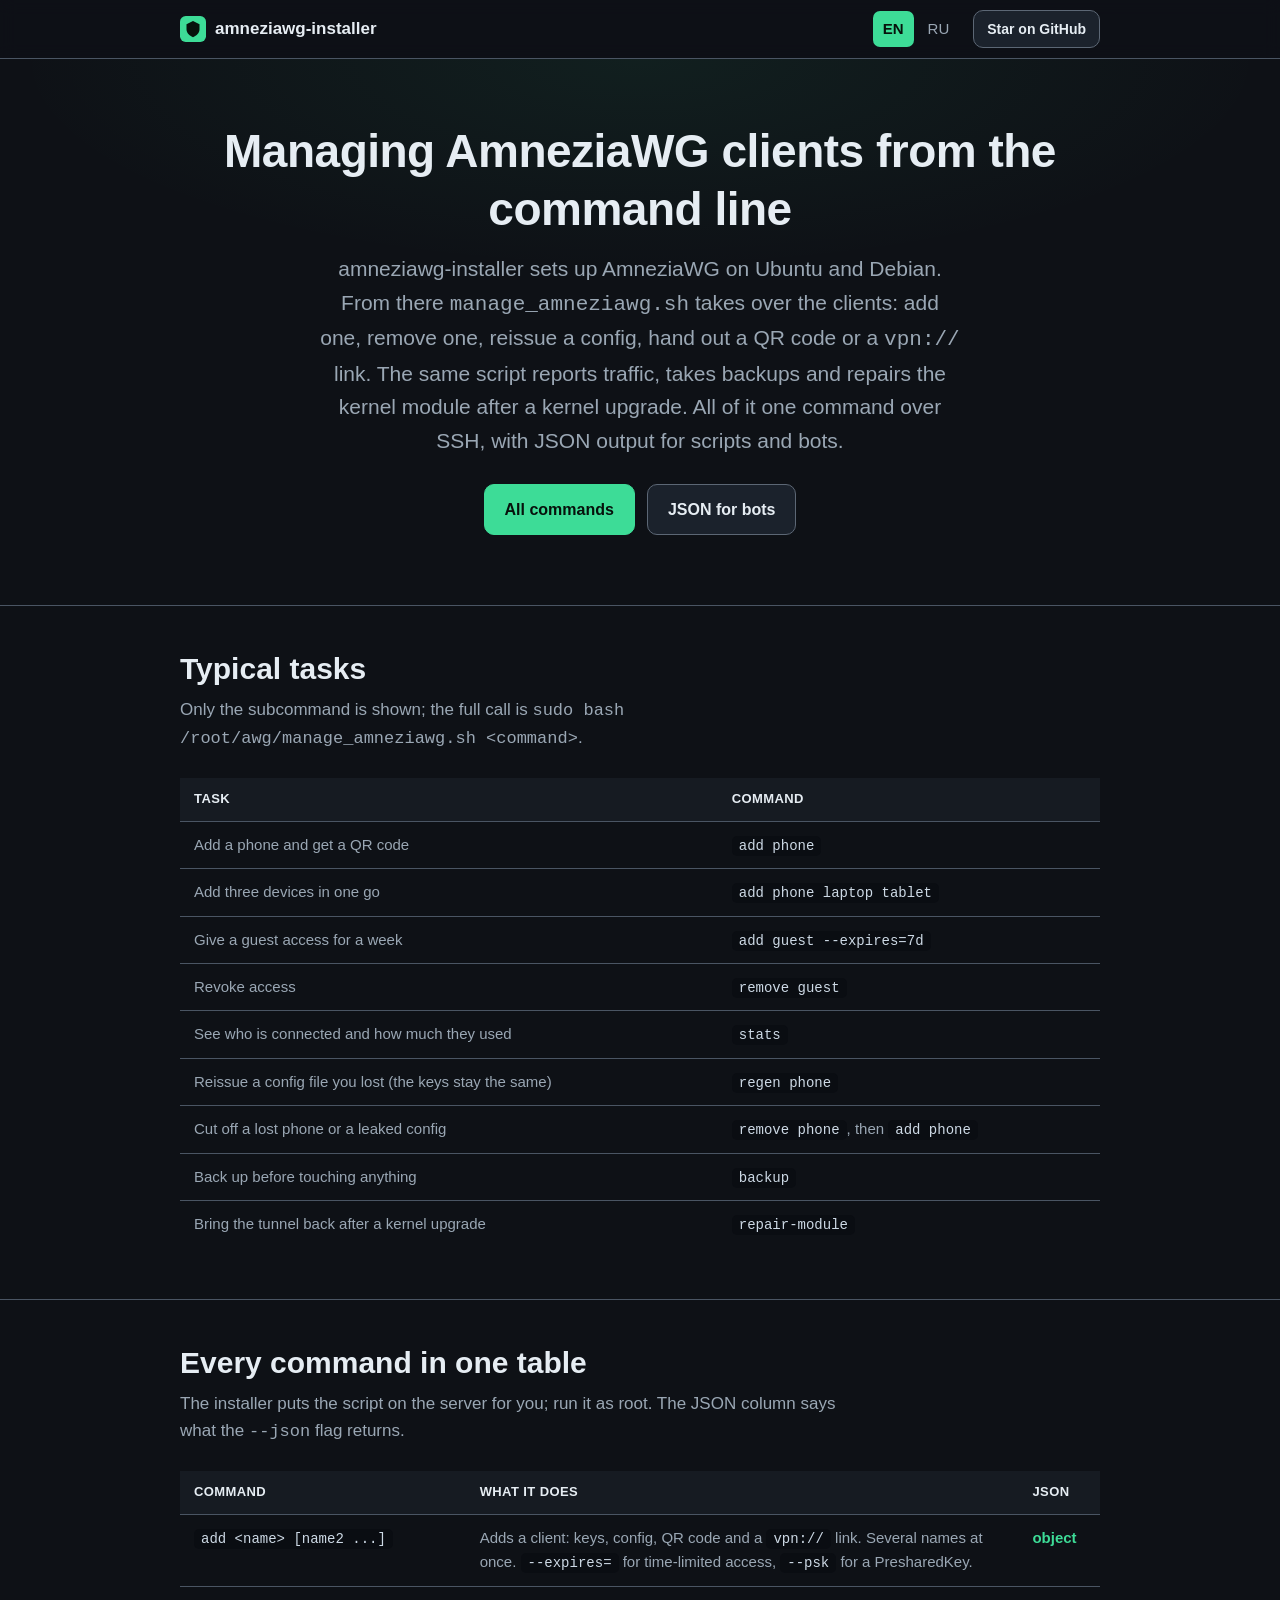
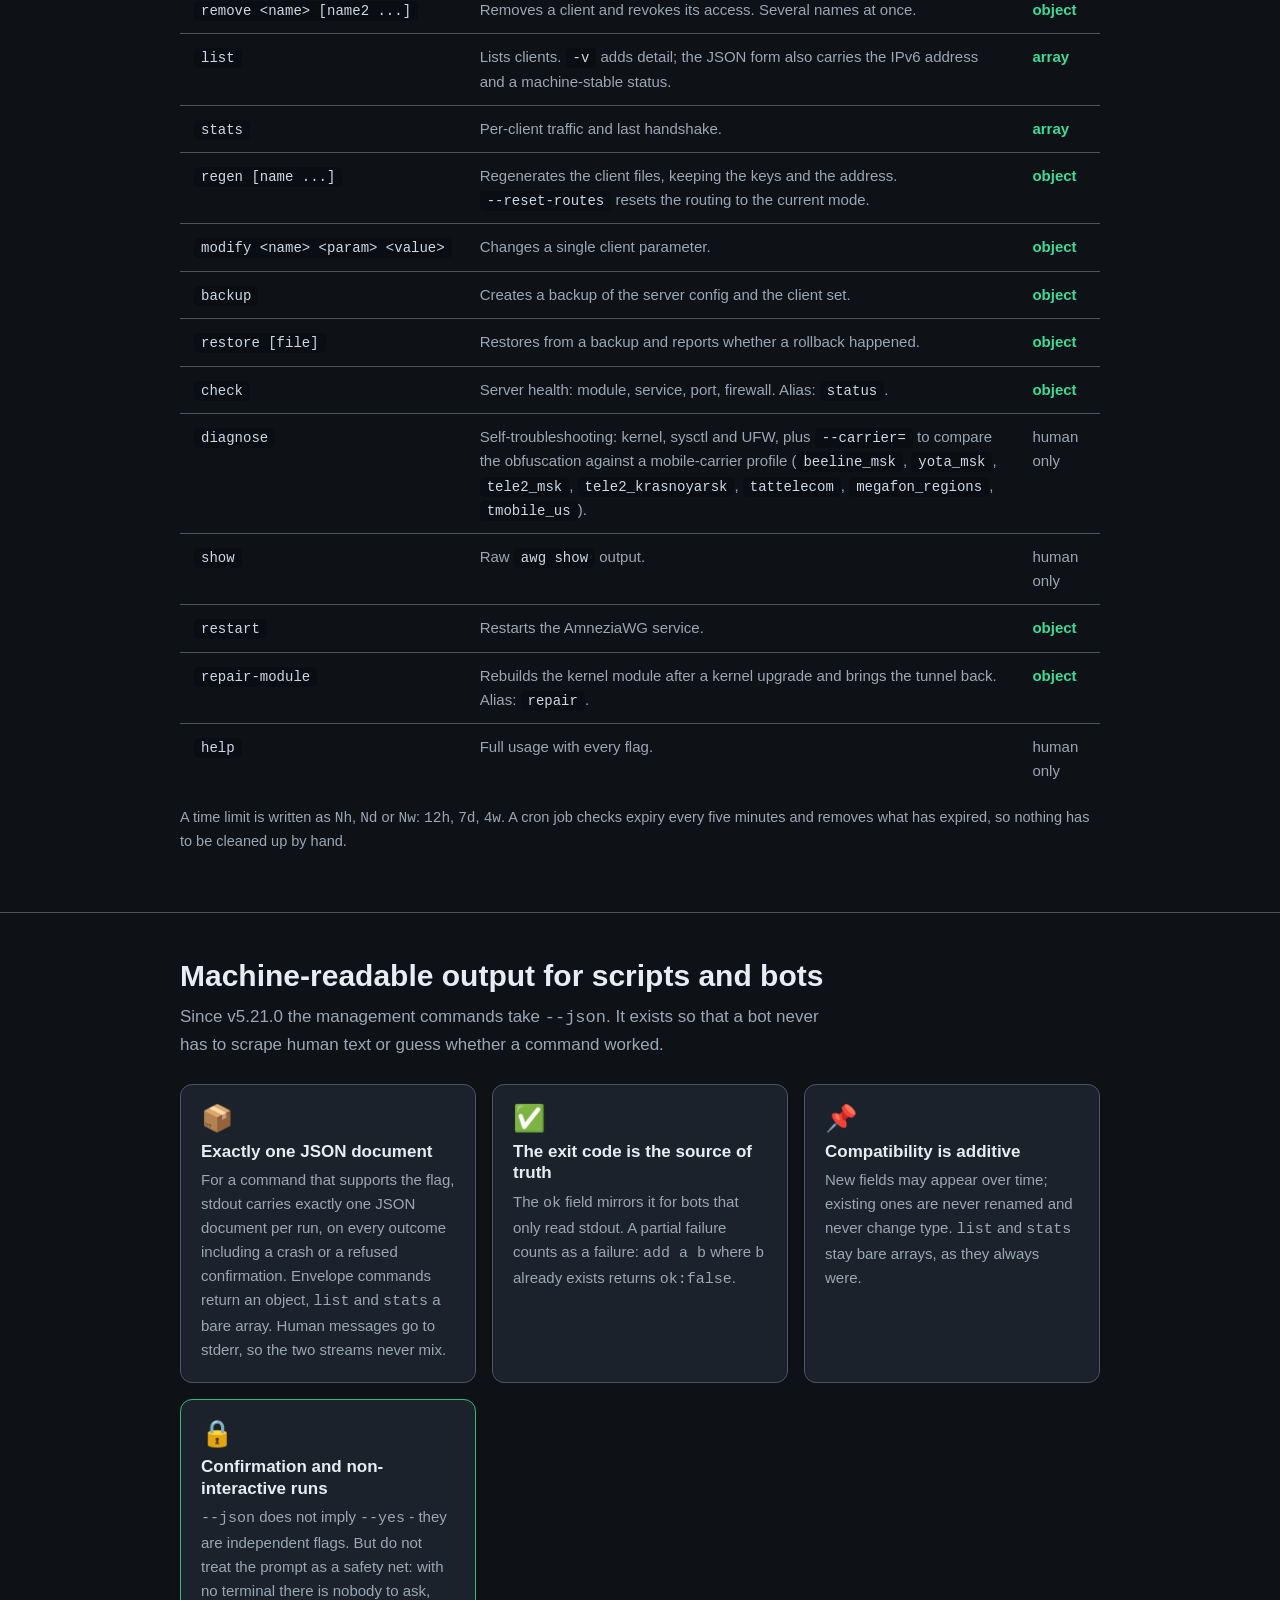
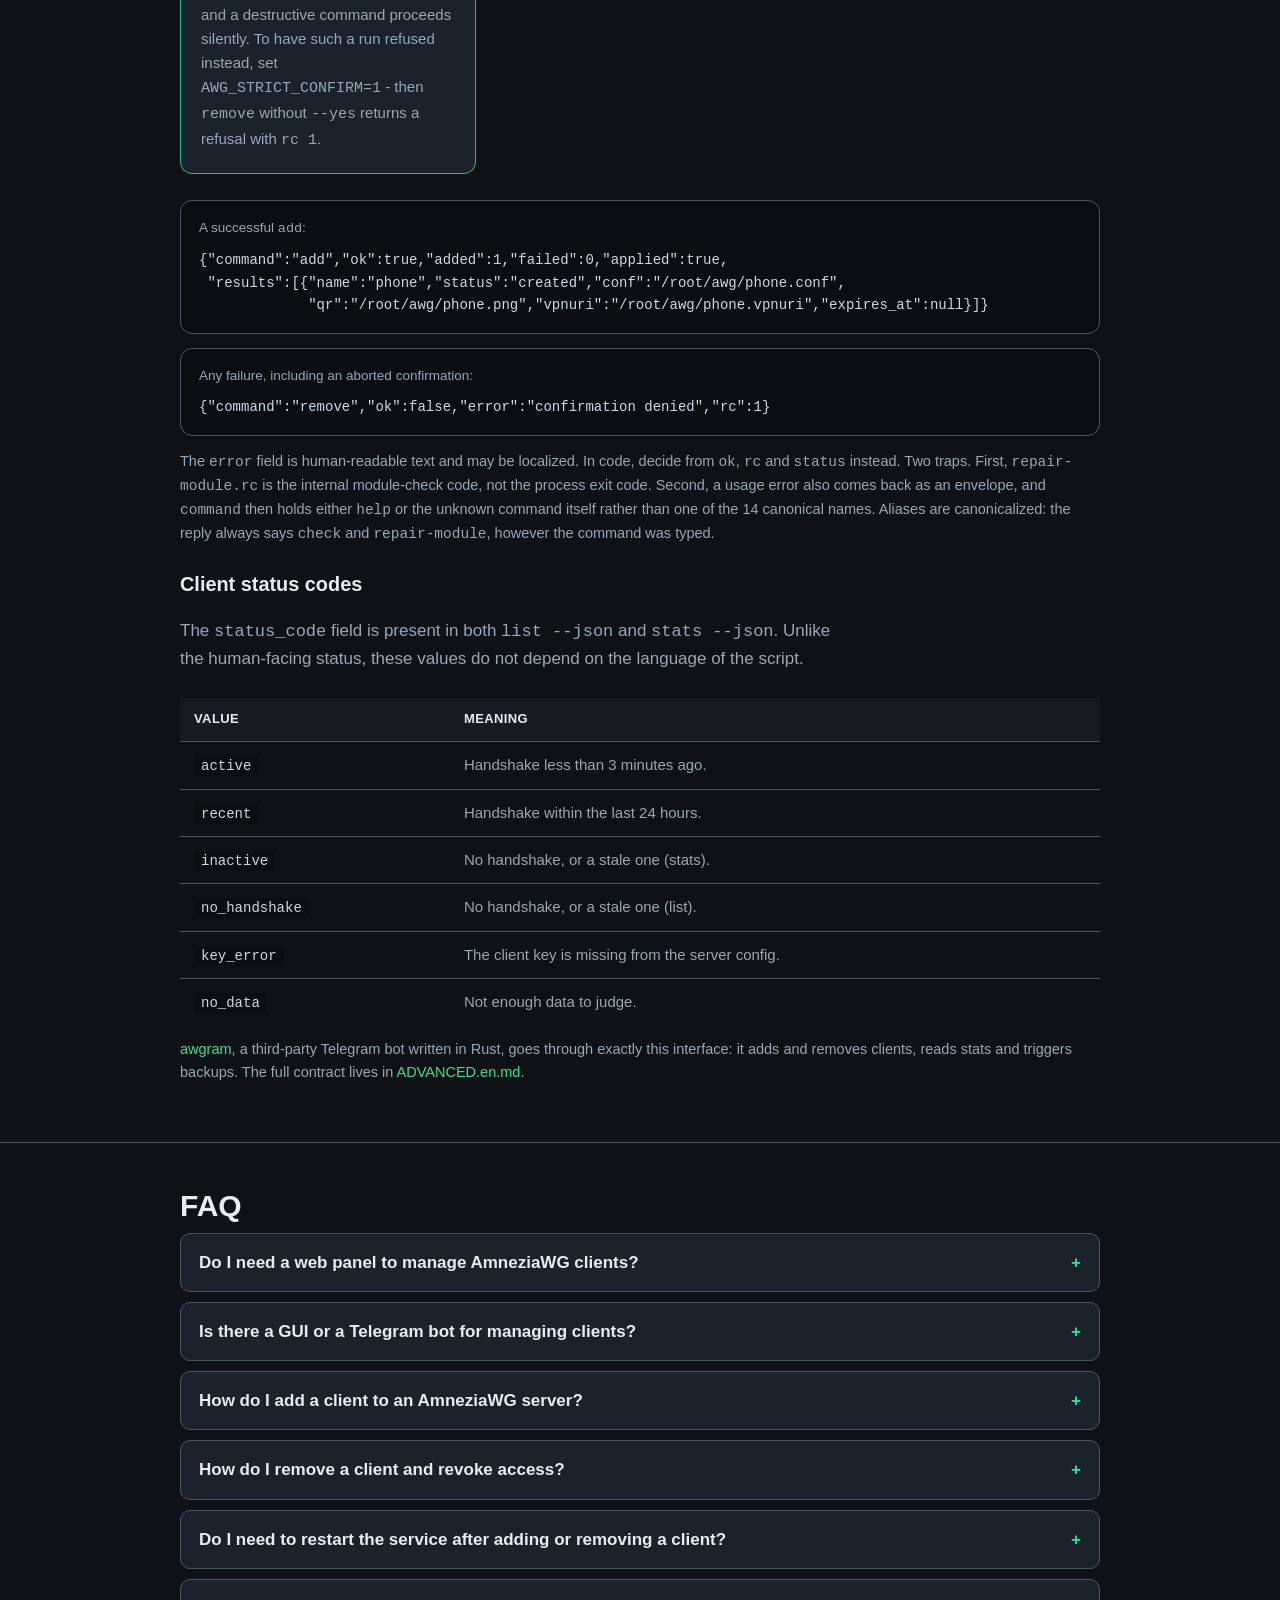
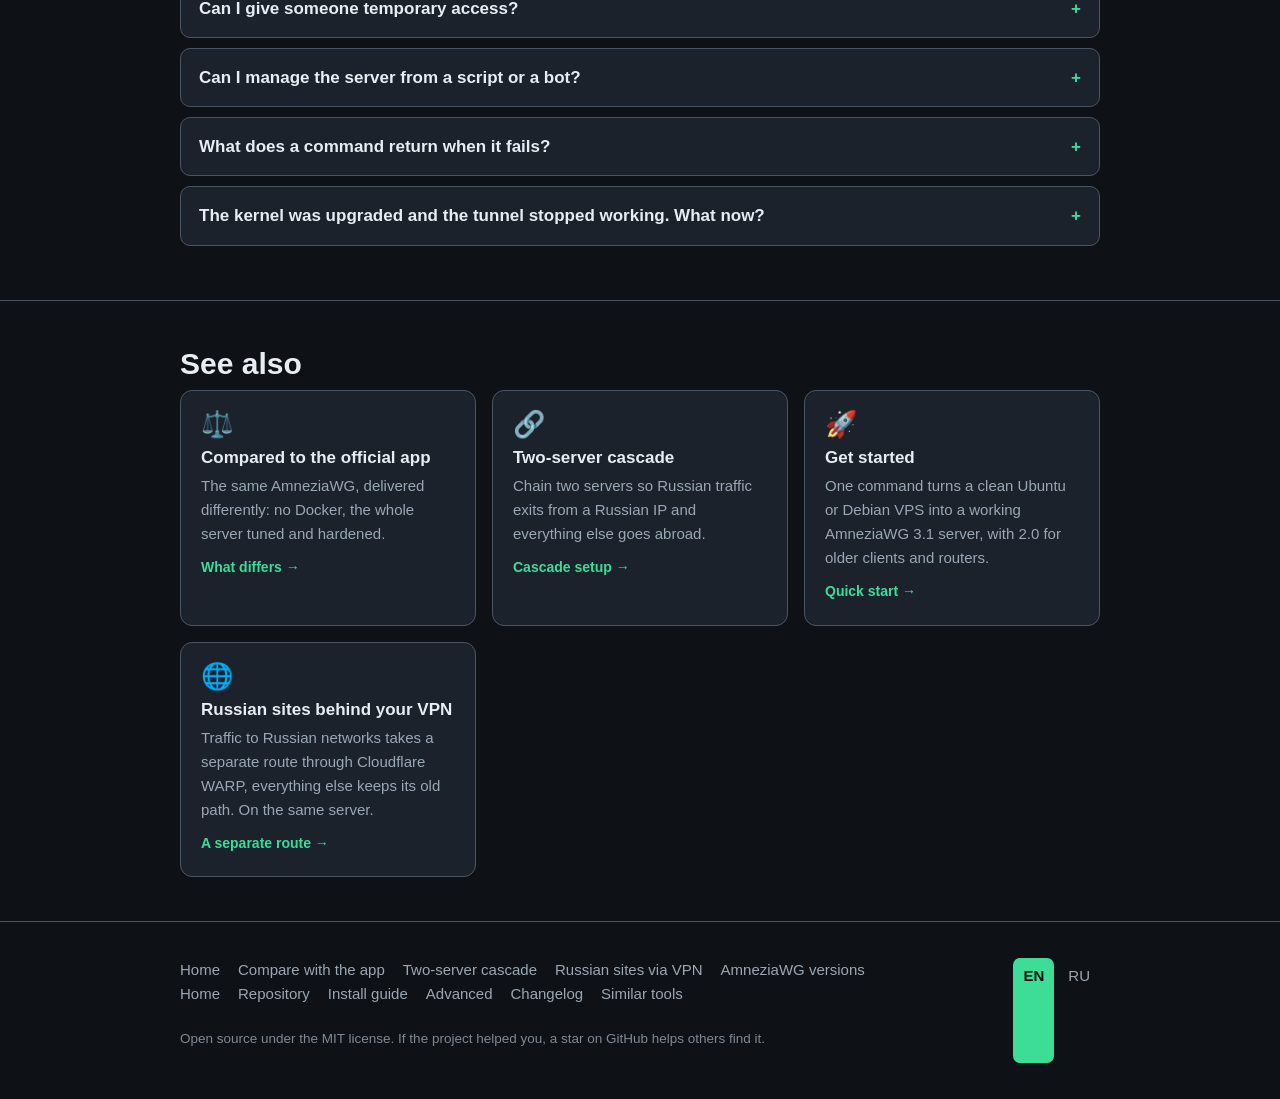
<file: manage/index.html>
<!DOCTYPE html>
<html lang="en">
<head>
<meta charset="utf-8">
<meta name="viewport" content="width=device-width, initial-scale=1">
<title>How to add and remove AmneziaWG clients on your own server</title>
<meta name="description" content="manage_amneziawg.sh adds, removes, regenerates and lists AmneziaWG clients from the command line: QR codes, vpn:// links, time-limited access, backups and JSON output for scripts and bots.">
<link rel="canonical" href="https://bivlked.github.io/amneziawg-installer/manage/">
<link rel="alternate" hreflang="en" href="https://bivlked.github.io/amneziawg-installer/manage/">
<link rel="alternate" hreflang="ru" href="https://bivlked.github.io/amneziawg-installer/ru/manage/">
<link rel="alternate" hreflang="x-default" href="https://bivlked.github.io/amneziawg-installer/manage/">
<meta property="og:type" content="article">
<meta property="og:title" content="How to add and remove AmneziaWG clients on your own server">
<meta property="og:description" content="One script manages AmneziaWG clients: add, remove, regenerate, QR codes, time-limited access and JSON output for bots. No web panel needed.">
<meta property="og:url" content="https://bivlked.github.io/amneziawg-installer/manage/">
<meta property="og:site_name" content="amneziawg-installer">
<meta property="og:image" content="https://bivlked.github.io/amneziawg-installer/assets/og-manage.png">
<meta property="og:image:width" content="1200">
<meta property="og:image:height" content="630">
<meta property="og:image:alt" content="Managing AmneziaWG clients from the command line">
<meta property="og:locale" content="en_US">
<meta property="og:locale:alternate" content="ru_RU">
<meta name="twitter:card" content="summary_large_image">
<meta name="twitter:image" content="https://bivlked.github.io/amneziawg-installer/assets/og-manage.png">
<meta name="twitter:title" content="How to add and remove AmneziaWG clients on your own server">
<meta name="twitter:description" content="Add, remove and regenerate AmneziaWG clients from the command line, with JSON output for scripts and bots.">
<meta name="theme-color" content="#0e1116">
<meta name="color-scheme" content="dark">
<link rel="icon" href="../assets/favicon.svg" type="image/svg+xml">
<link rel="apple-touch-icon" href="../assets/apple-touch-icon.png">
<link rel="stylesheet" href="../assets/style.css">
<script type="application/ld+json">
{
  "@context": "https://schema.org",
  "@type": "FAQPage",
  "mainEntity": [
    { "@type": "Question", "name": "Do I need a web panel to manage AmneziaWG clients?", "acceptedAnswer": { "@type": "Answer", "text": "No, the installer ships manage_amneziawg.sh, which adds, removes, regenerates and lists clients from a single SSH command, and prints machine-readable JSON for scripts and bots. A panel is worth it only if you add and change clients constantly; for a server that is set up once and forgotten, it is one more moving part to keep patched." } },
    { "@type": "Question", "name": "Is there a GUI or a Telegram bot for managing clients?", "acceptedAnswer": { "@type": "Answer", "text": "Yes, several independent community projects build on the same management script. amneziawg-manager is a native macOS app that runs manage_amneziawg.sh over SSH. awgram is a Telegram bot on the --json interface. amneziawg-installer-tg-bot is a Telegram bot that runs on the server itself and calls the same script through sudo. None of them are maintained or reviewed here, so look at the state of one before you trust it with a server. The installer needs none of them: the commands stay the same, and dropping a front-end later leaves the server as it was." } },
    { "@type": "Question", "name": "How do I add a client to an AmneziaWG server?", "acceptedAnswer": { "@type": "Answer", "text": "Run sudo bash /root/awg/manage_amneziawg.sh add phone. The script generates the keys, writes the client config, renders a QR code and a vpn:// link for one-tap import into the Amnezia app, and applies the change to the running interface. Several names can be passed at once: add phone laptop tablet." } },
    { "@type": "Question", "name": "How do I remove a client and revoke access?", "acceptedAnswer": { "@type": "Answer", "text": "Run sudo bash /root/awg/manage_amneziawg.sh remove phone. The client key is dropped from the server config and the change is applied to the running interface, so the old config stops connecting right away and there is nothing to reissue. Several names work here too: remove phone laptop." } },
    { "@type": "Question", "name": "Do I need to restart the service after adding or removing a client?", "acceptedAnswer": { "@type": "Answer", "text": "No, add and remove apply the change to the running interface right away, through awg syncconf, and the other connected clients stay connected. A restart is an option, not a required step: --apply-mode=restart is there for cases where hot apply is not suitable, and it does drop every live connection, which is why it is not the default." } },
    { "@type": "Question", "name": "Can I give someone temporary access?", "acceptedAnswer": { "@type": "Answer", "text": "Yes, add guest --expires=7d creates a client that stops working after the given period. A duration is written as Nh, Nd or Nw: 12h, 7d, 4w. A cron job checks every five minutes and removes what has expired, so nothing has to be cleaned up by hand." } },
    { "@type": "Question", "name": "Can I manage the server from a script or a bot?", "acceptedAnswer": { "@type": "Answer", "text": "Yes, through --json. Management commands reply with exactly one JSON document on stdout, including when they fail, and human messages go to stderr. list and stats return a plain array instead, and show and diagnose do not take the flag. A third-party Telegram bot, awgram, already runs on this interface." } },
    { "@type": "Question", "name": "What does a command return when it fails?", "acceptedAnswer": { "@type": "Answer", "text": "It depends on how it failed. An emergency exit (a crash, a bad option, a refused confirmation) returns ok:false with a human-readable error and rc. A batch command such as add instead reports the outcome per name inside results[] and sets ok:false, with no rc field. The process exit code is authoritative and ok mirrors it. Do not parse the error text: decide from ok, rc and status." } },
    { "@type": "Question", "name": "The kernel was upgraded and the tunnel stopped working. What now?", "acceptedAnswer": { "@type": "Answer", "text": "Run sudo bash /root/awg/manage_amneziawg.sh repair-module. It rebuilds the kernel module through DKMS, loads it and starts the service again. On the DKMS path a kernel upgrade does not require reinstalling the VPN. On the ARM prebuilt path, running the installer again installs the module for the current kernel." } }
  ]
}
</script>
<script type="application/ld+json">
{
  "@context": "https://schema.org",
  "@type": "BreadcrumbList",
  "itemListElement": [
    { "@type": "ListItem", "position": 1, "name": "amneziawg-installer", "item": "https://bivlked.github.io/amneziawg-installer/" },
    { "@type": "ListItem", "position": 2, "name": "Managing clients", "item": "https://bivlked.github.io/amneziawg-installer/manage/" }
  ]
}
</script>
<script type="application/ld+json">
{
  "@context": "https://schema.org",
  "@type": "TechArticle",
  "headline": "Managing AmneziaWG clients from the command line",
  "description": "Every management command of amneziawg-installer: add, remove, list, regenerate, modify, backup, restore, check, diagnose, restart and repair, plus the JSON interface for scripts and bots.",
  "inLanguage": "en",
  "image": "https://bivlked.github.io/amneziawg-installer/assets/og-manage.png",
  "datePublished": "2026-07-26",
  "dateModified": "2026-08-25",
  "author": { "@type": "Person", "name": "bivlked" },
  "publisher": { "@type": "Organization", "name": "amneziawg-installer", "logo": { "@type": "ImageObject", "url": "https://bivlked.github.io/amneziawg-installer/assets/apple-touch-icon.png" } },
  "mainEntityOfPage": "https://bivlked.github.io/amneziawg-installer/manage/",
  "isPartOf": "https://bivlked.github.io/amneziawg-installer/"
}
</script>
</head>
<body>
<a class="skip-link" href="#main">Skip to content</a>

<header class="site-header">
  <div class="wrap">
    <a class="brand" href="/amneziawg-installer/">
      <svg class="logo" viewBox="0 0 32 32" aria-hidden="true"><rect width="32" height="32" rx="7" fill="#3ddc97"/><path d="M16 6l8 4v6c0 5-3.4 8.2-8 10-4.6-1.8-8-5-8-10v-6l8-4z" fill="#07120c"/></svg>
      amneziawg-installer
    </a>
    <nav class="nav-right" aria-label="Site navigation">
      <span class="lang-switch"><a class="active" aria-current="page" aria-label="English" href="/amneziawg-installer/manage/">EN</a><a aria-label="Русский" href="/amneziawg-installer/ru/manage/">RU</a></span>
      <a class="btn btn-sm" href="https://github.com/bivlked/amneziawg-installer">Star on GitHub</a>
    </nav>
  </div>
</header>

<main id="main">

<section class="hero">
  <div class="wrap">
    <h1>Managing AmneziaWG clients from the command line</h1>
    <p class="lede">amneziawg-installer sets up AmneziaWG on Ubuntu and Debian. From there <code>manage_amneziawg.sh</code> takes over the clients: add one, remove one, reissue a config, hand out a QR code or a <code>vpn://</code> link. The same script reports traffic, takes backups and repairs the kernel module after a kernel upgrade. All of it one command over SSH, with JSON output for scripts and bots.</p>
    <div class="cta-row">
      <a class="btn btn-primary" href="#commands">All commands</a>
      <a class="btn" href="#json">JSON for bots</a>
    </div>
  </div>
</section>

<section id="recipes">
  <div class="wrap">
    <h2>Typical tasks</h2>
    <p class="sub">Only the subcommand is shown; the full call is <code>sudo bash /root/awg/manage_amneziawg.sh &lt;command&gt;</code>.</p>
    <div class="tablewrap">
      <table class="dtable">
        <thead><tr><th>Task</th><th>Command</th></tr></thead>
        <tbody>
          <tr><td>Add a phone and get a QR code</td><td><code>add phone</code></td></tr>
          <tr><td>Add three devices in one go</td><td><code>add phone laptop tablet</code></td></tr>
          <tr><td>Give a guest access for a week</td><td><code>add guest --expires=7d</code></td></tr>
          <tr><td>Revoke access</td><td><code>remove guest</code></td></tr>
          <tr><td>See who is connected and how much they used</td><td><code>stats</code></td></tr>
          <tr><td>Reissue a config file you lost (the keys stay the same)</td><td><code>regen phone</code></td></tr>
          <tr><td>Cut off a lost phone or a leaked config</td><td><code>remove phone</code>, then <code>add phone</code></td></tr>
          <tr><td>Back up before touching anything</td><td><code>backup</code></td></tr>
          <tr><td>Bring the tunnel back after a kernel upgrade</td><td><code>repair-module</code></td></tr>
        </tbody>
      </table>
    </div>
  </div>
</section>
<section id="commands">
  <div class="wrap">
    <h2>Every command in one table</h2>
    <p class="sub">The installer puts the script on the server for you; run it as root. The JSON column says what the <code>--json</code> flag returns.</p>
    <div class="tablewrap">
      <table class="dtable">
        <thead><tr><th>Command</th><th>What it does</th><th>JSON</th></tr></thead>
        <tbody>
          <tr><td><code>add &lt;name&gt; [name2 ...]</code></td><td>Adds a client: keys, config, QR code and a <code>vpn://</code> link. Several names at once. <code>--expires=</code> for time-limited access, <code>--psk</code> for a PresharedKey.</td><td class="y">object</td></tr>
          <tr><td><code>remove &lt;name&gt; [name2 ...]</code></td><td>Removes a client and revokes its access. Several names at once.</td><td class="y">object</td></tr>
          <tr><td><code>list</code></td><td>Lists clients. <code>-v</code> adds detail; the JSON form also carries the IPv6 address and a machine-stable status.</td><td class="y">array</td></tr>
          <tr><td><code>stats</code></td><td>Per-client traffic and last handshake.</td><td class="y">array</td></tr>
          <tr><td><code>regen [name ...]</code></td><td>Regenerates the client files, keeping the keys and the address. <code>--reset-routes</code> resets the routing to the current mode.</td><td class="y">object</td></tr>
          <tr><td><code>modify &lt;name&gt; &lt;param&gt; &lt;value&gt;</code></td><td>Changes a single client parameter.</td><td class="y">object</td></tr>
          <tr><td><code>backup</code></td><td>Creates a backup of the server config and the client set.</td><td class="y">object</td></tr>
          <tr><td><code>restore [file]</code></td><td>Restores from a backup and reports whether a rollback happened.</td><td class="y">object</td></tr>
          <tr><td><code>check</code></td><td>Server health: module, service, port, firewall. Alias: <code>status</code>.</td><td class="y">object</td></tr>
          <tr><td><code>diagnose</code></td><td>Self-troubleshooting: kernel, sysctl and UFW, plus <code>--carrier=</code> to compare the obfuscation against a mobile-carrier profile (<code>beeline_msk</code>, <code>yota_msk</code>, <code>tele2_msk</code>, <code>tele2_krasnoyarsk</code>, <code>tattelecom</code>, <code>megafon_regions</code>, <code>tmobile_us</code>).</td><td>human only</td></tr>
          <tr><td><code>show</code></td><td>Raw <code>awg show</code> output.</td><td>human only</td></tr>
          <tr><td><code>restart</code></td><td>Restarts the AmneziaWG service.</td><td class="y">object</td></tr>
          <tr><td><code>repair-module</code></td><td>Rebuilds the kernel module after a kernel upgrade and brings the tunnel back. Alias: <code>repair</code>.</td><td class="y">object</td></tr>
          <tr><td><code>help</code></td><td>Full usage with every flag.</td><td>human only</td></tr>
        </tbody>
      </table>
    </div>
    <p class="inline-note">A time limit is written as <code>Nh</code>, <code>Nd</code> or <code>Nw</code>: <code>12h</code>, <code>7d</code>, <code>4w</code>. A cron job checks expiry every five minutes and removes what has expired, so nothing has to be cleaned up by hand.</p>
  </div>
</section>

<section id="json">
  <div class="wrap">
    <h2>Machine-readable output for scripts and bots</h2>
    <p class="sub">Since v5.21.0 the management commands take <code>--json</code>. It exists so that a bot never has to scrape human text or guess whether a command worked.</p>
    <div class="grid">
      <div class="card">
        <div class="ico" aria-hidden="true">&#128230;</div>
        <h3>Exactly one JSON document</h3>
        <p>For a command that supports the flag, stdout carries exactly one JSON document per run, on every outcome including a crash or a refused confirmation. Envelope commands return an object, <code>list</code> and <code>stats</code> a bare array. Human messages go to stderr, so the two streams never mix.</p>
      </div>
      <div class="card">
        <div class="ico" aria-hidden="true">&#9989;</div>
        <h3>The exit code is the source of truth</h3>
        <p>The <code>ok</code> field mirrors it for bots that only read stdout. A partial failure counts as a failure: <code>add a b</code> where <code>b</code> already exists returns <code>ok:false</code>.</p>
      </div>
      <div class="card">
        <div class="ico" aria-hidden="true">&#128204;</div>
        <h3>Compatibility is additive</h3>
        <p>New fields may appear over time; existing ones are never renamed and never change type. <code>list</code> and <code>stats</code> stay bare arrays, as they always were.</p>
      </div>
      <div class="card lead">
        <div class="ico" aria-hidden="true">&#128274;</div>
        <h3>Confirmation and non-interactive runs</h3>
        <p><code>--json</code> does not imply <code>--yes</code> - they are independent flags. But do not treat the prompt as a safety net: with no terminal there is nobody to ask, and a destructive command proceeds silently. To have such a run refused instead, set <code>AWG_STRICT_CONFIRM=1</code> - then <code>remove</code> without <code>--yes</code> returns a refusal with <code>rc 1</code>.</p>
      </div>
    </div>
    <div class="mt">
      <div class="codeblock">
        <p class="cap">A successful <code>add</code>:</p>
        <pre>{"command":"add","ok":true,"added":1,"failed":0,"applied":true,
 "results":[{"name":"phone","status":"created","conf":"/root/awg/phone.conf",
             "qr":"/root/awg/phone.png","vpnuri":"/root/awg/phone.vpnuri","expires_at":null}]}</pre>
      </div>
      <div class="codeblock">
        <p class="cap">Any failure, including an aborted confirmation:</p>
        <pre>{"command":"remove","ok":false,"error":"confirmation denied","rc":1}</pre>
      </div>
      <p class="inline-note">The <code>error</code> field is human-readable text and may be localized. In code, decide from <code>ok</code>, <code>rc</code> and <code>status</code> instead. Two traps. First, <code>repair-module.rc</code> is the internal module-check code, not the process exit code. Second, a usage error also comes back as an envelope, and <code>command</code> then holds either <code>help</code> or the unknown command itself rather than one of the 14 canonical names. Aliases are canonicalized: the reply always says <code>check</code> and <code>repair-module</code>, however the command was typed.</p>
    </div>
    <h3 class="mt">Client status codes</h3>
    <p class="sub">The <code>status_code</code> field is present in both <code>list --json</code> and <code>stats --json</code>. Unlike the human-facing status, these values do not depend on the language of the script.</p>
    <div class="tablewrap">
      <table class="dtable">
        <thead><tr><th>Value</th><th>Meaning</th></tr></thead>
        <tbody>
          <tr><td><code>active</code></td><td>Handshake less than 3 minutes ago.</td></tr>
          <tr><td><code>recent</code></td><td>Handshake within the last 24 hours.</td></tr>
          <tr><td><code>inactive</code></td><td>No handshake, or a stale one (stats).</td></tr>
          <tr><td><code>no_handshake</code></td><td>No handshake, or a stale one (list).</td></tr>
          <tr><td><code>key_error</code></td><td>The client key is missing from the server config.</td></tr>
          <tr><td><code>no_data</code></td><td>Not enough data to judge.</td></tr>
        </tbody>
      </table>
    </div>
    <p class="inline-note"><a href="https://github.com/ekuraev/awgram">awgram</a>, a third-party Telegram bot written in Rust, goes through exactly this interface: it adds and removes clients, reads stats and triggers backups. The full contract lives in <a href="https://github.com/bivlked/amneziawg-installer/blob/main/ADVANCED.en.md#json-api-adv">ADVANCED.en.md</a>.</p>
  </div>
</section>

<section id="faq">
  <div class="wrap">
    <h2>FAQ</h2>
    <div class="faq">
      <details><summary>Do I need a web panel to manage AmneziaWG clients?</summary><div class="answer">No, the installer ships <code>manage_amneziawg.sh</code>, which adds, removes, regenerates and lists clients from a single SSH command, and prints machine-readable JSON for scripts and bots. A panel is worth it only if you add and change clients constantly; for a server that is set up once and forgotten, it is one more moving part to keep patched.</div></details>
      <details><summary>Is there a GUI or a Telegram bot for managing clients?</summary><div class="answer">Yes, several independent community projects build on the same management script. <a href="https://github.com/rockysys/amneziawg-manager">amneziawg-manager</a> is a native macOS app that runs <code>manage_amneziawg.sh</code> over SSH. <a href="https://github.com/ekuraev/awgram">awgram</a> is a Telegram bot on the <code>--json</code> interface. <a href="https://github.com/blindtechnique/amneziawg-installer-tg-bot">amneziawg-installer-tg-bot</a> is a Telegram bot that runs on the server itself and calls the same script through sudo. None of them are maintained or reviewed here, so look at the state of one before you trust it with a server. The installer needs none of them: the commands stay the same, and dropping a front-end later leaves the server as it was.</div></details>
      <details><summary>How do I add a client to an AmneziaWG server?</summary><div class="answer">Run <code>sudo bash /root/awg/manage_amneziawg.sh add phone</code>. The script generates the keys, writes the client config, renders a QR code and a <code>vpn://</code> link for one-tap import into the Amnezia app, and applies the change to the running interface. Several names can be passed at once: <code>add phone laptop tablet</code>.</div></details>
      <details><summary>How do I remove a client and revoke access?</summary><div class="answer">Run <code>sudo bash /root/awg/manage_amneziawg.sh remove phone</code>. The client key is dropped from the server config and the change is applied to the running interface, so the old config stops connecting right away and there is nothing to reissue. Several names work here too: <code>remove phone laptop</code>.</div></details>
      <details><summary>Do I need to restart the service after adding or removing a client?</summary><div class="answer">No, <code>add</code> and <code>remove</code> apply the change to the running interface right away, through <code>awg syncconf</code>, and the other connected clients stay connected. A restart is an option, not a required step: <code>--apply-mode=restart</code> is there for cases where hot apply is not suitable, and it does drop every live connection, which is why it is not the default.</div></details>
      <details><summary>Can I give someone temporary access?</summary><div class="answer">Yes, <code>add guest --expires=7d</code> creates a client that stops working after the given period. A duration is written as <code>Nh</code>, <code>Nd</code> or <code>Nw</code>: <code>12h</code>, <code>7d</code>, <code>4w</code>. A cron job checks every five minutes and removes what has expired, so nothing has to be cleaned up by hand.</div></details>
      <details><summary>Can I manage the server from a script or a bot?</summary><div class="answer">Yes, through <code>--json</code>. Management commands reply with exactly one JSON document on stdout, including when they fail, and human messages go to stderr. <code>list</code> and <code>stats</code> return a plain array instead, and <code>show</code> and <code>diagnose</code> do not take the flag. A third-party Telegram bot, <a href="https://github.com/ekuraev/awgram">awgram</a>, already runs on this interface.</div></details>
      <details><summary>What does a command return when it fails?</summary><div class="answer">It depends on how it failed. An emergency exit (a crash, a bad option, a refused confirmation) returns <code>ok:false</code> with a human-readable <code>error</code> and <code>rc</code>. A batch command such as <code>add</code> instead reports the outcome per name inside <code>results[]</code> and sets <code>ok:false</code>, with no <code>rc</code> field. The process exit code is authoritative and <code>ok</code> mirrors it. Do not parse the error text: decide from <code>ok</code>, <code>rc</code> and <code>status</code>.</div></details>
      <details><summary>The kernel was upgraded and the tunnel stopped working. What now?</summary><div class="answer">Run <code>sudo bash /root/awg/manage_amneziawg.sh repair-module</code>. It rebuilds the kernel module through DKMS, loads it and starts the service again. On the DKMS path a kernel upgrade does not require reinstalling the VPN. On the ARM prebuilt path, running the installer again installs the module for the current kernel.</div></details>
    </div>
  </div>
</section>

<section id="related" class="related">
  <div class="wrap">
    <h2>See also</h2>
    <div class="grid">
      <div class="card">
        <div class="ico" aria-hidden="true">&#9878;&#65039;</div>
        <h3>Compared to the official app</h3>
        <p>The same AmneziaWG, delivered differently: no Docker, the whole server tuned and hardened.</p>
        <a class="go" href="/amneziawg-installer/compare/">What differs &#8594;</a>
      </div>
      <div class="card">
        <div class="ico" aria-hidden="true">&#128279;</div>
        <h3>Two-server cascade</h3>
        <p>Chain two servers so Russian traffic exits from a Russian IP and everything else goes abroad.</p>
        <a class="go" href="/amneziawg-installer/cascade/">Cascade setup &#8594;</a>
      </div>
      <div class="card">
        <div class="ico" aria-hidden="true">&#128640;</div>
        <h3>Get started</h3>
        <p>One command turns a clean Ubuntu or Debian VPS into a working AmneziaWG 3.1 server, with 2.0 for older clients and routers.</p>
        <a class="go" href="/amneziawg-installer/#quick-start">Quick start &#8594;</a>
      </div>
      <div class="card">
        <div class="ico" aria-hidden="true">&#127760;</div>
        <h3>Russian sites behind your VPN</h3>
        <p>Traffic to Russian networks takes a separate route through Cloudflare WARP, everything else keeps its old path. On the same server.</p>
        <a class="go" href="/amneziawg-installer/warp-ru/">A separate route &#8594;</a>
      </div>
    </div>
  </div>
</section>

</main>

<footer class="site-footer">
  <div class="wrap">
    <div class="cols">
      <div>
        <div class="foot-links">
          <a href="/amneziawg-installer/">Home</a>
          <a href="/amneziawg-installer/compare/">Compare with the app</a>
          <a href="/amneziawg-installer/cascade/">Two-server cascade</a>
          <a href="/amneziawg-installer/warp-ru/">Russian sites via VPN</a>
          <a href="/amneziawg-installer/awg3/">AmneziaWG versions</a>
        </div>
        <div class="foot-links">
          <a href="/amneziawg-installer/">Home</a>
          <a href="https://github.com/bivlked/amneziawg-installer">Repository</a>
          <a href="https://github.com/bivlked/amneziawg-installer/blob/main/INSTALL_VPS.md">Install guide</a>
          <a href="https://github.com/bivlked/amneziawg-installer/blob/main/ADVANCED.en.md">Advanced</a>
          <a href="https://github.com/bivlked/amneziawg-installer/blob/main/CHANGELOG.en.md">Changelog</a>
          <a href="https://github.com/bivlked/amneziawg-installer/blob/main/README.en.md#similar-tools">Similar tools</a>
        </div>
        <p class="note">Open source under the MIT license. If the project helped you, a star on GitHub helps others find it.</p>
      </div>
      <div class="lang-switch"><a class="active" aria-current="page" aria-label="English" href="/amneziawg-installer/manage/">EN</a> <a aria-label="Русский" href="/amneziawg-installer/ru/manage/">RU</a></div>
    </div>
  </div>
</footer>

</body>
</html>
</file>
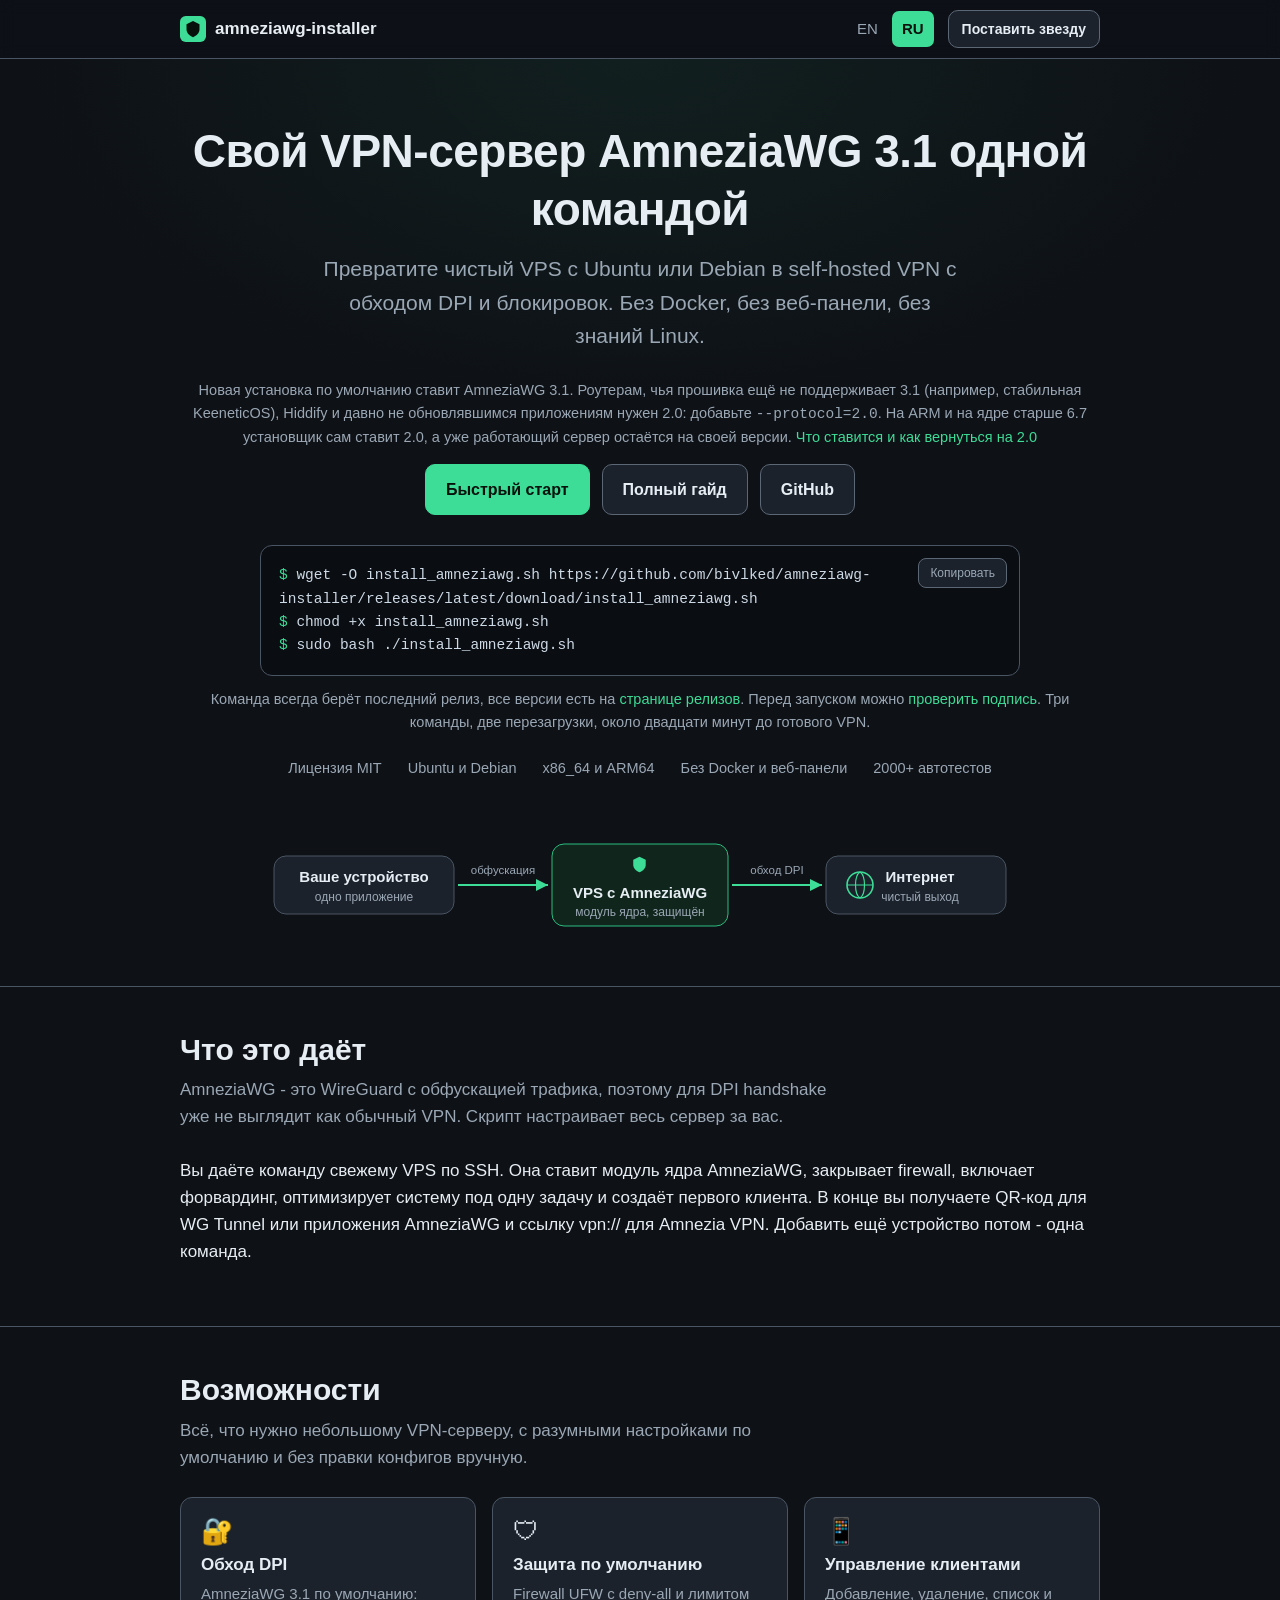
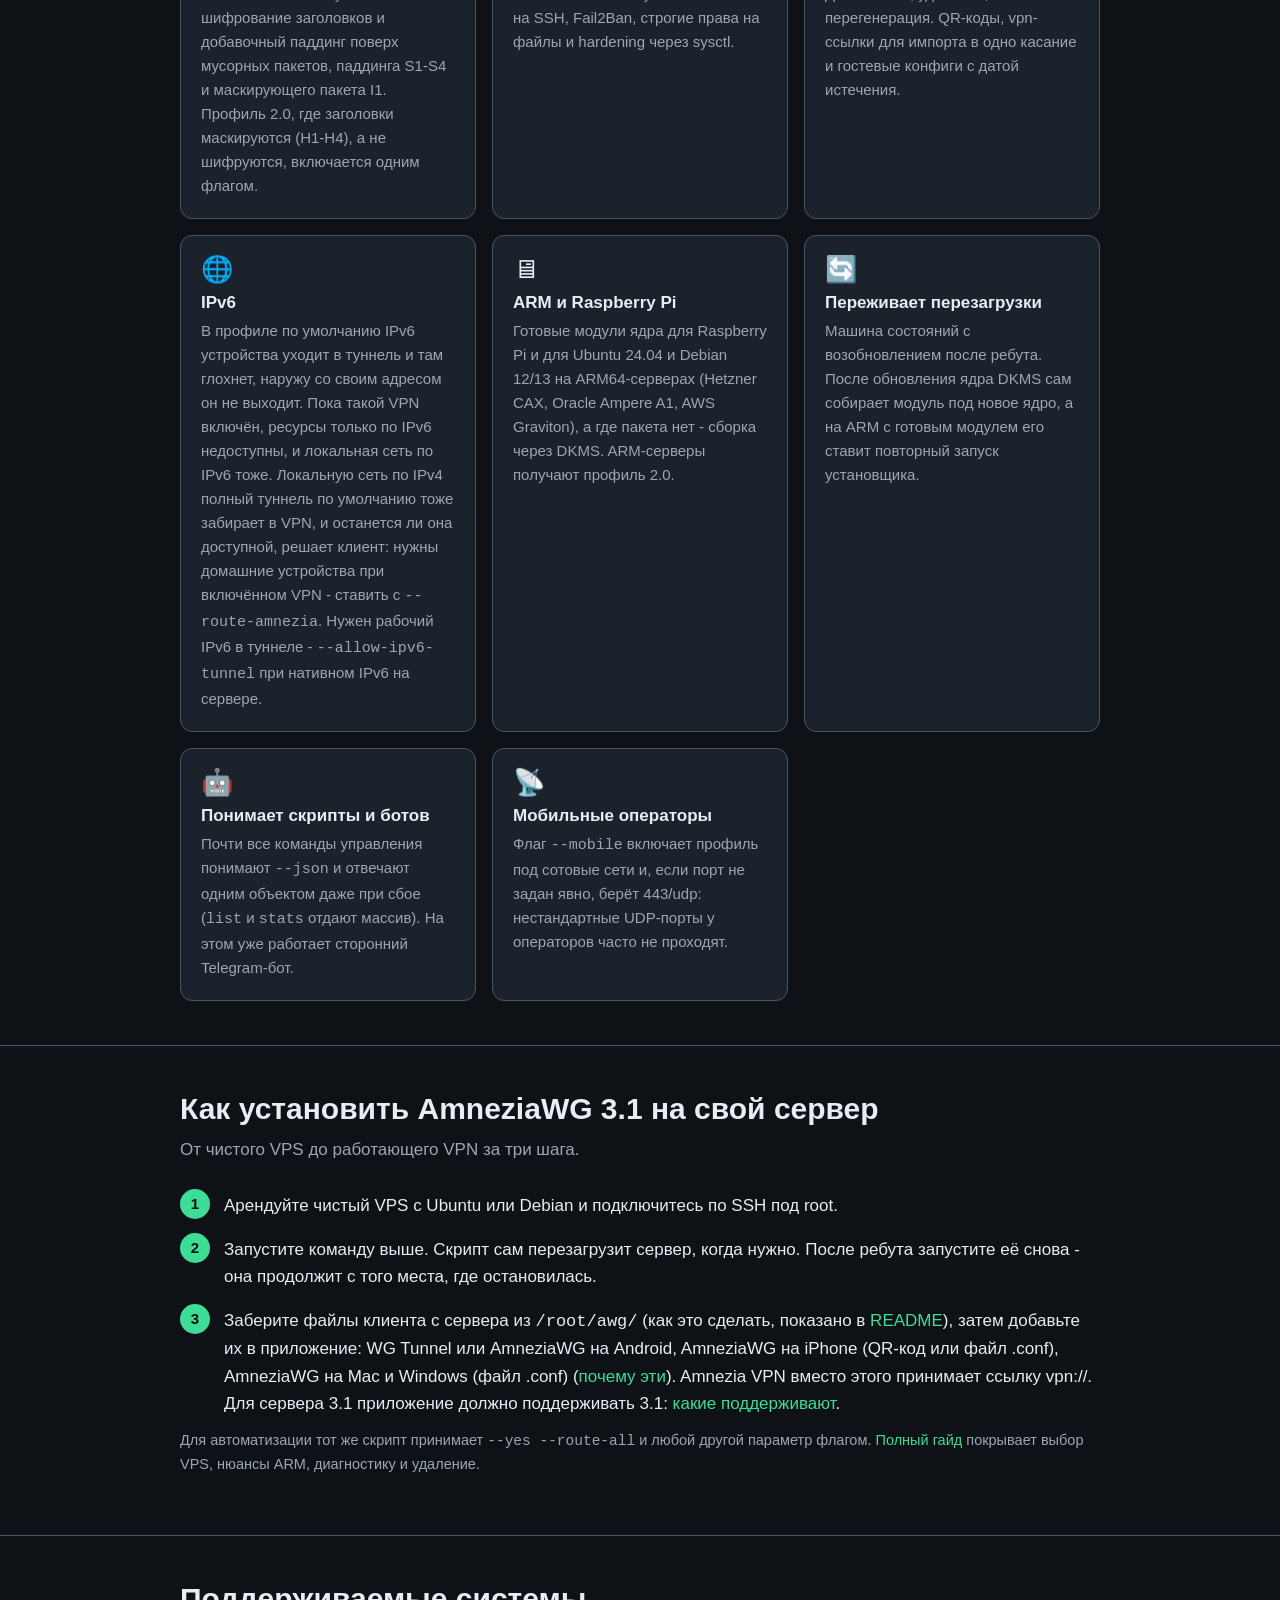
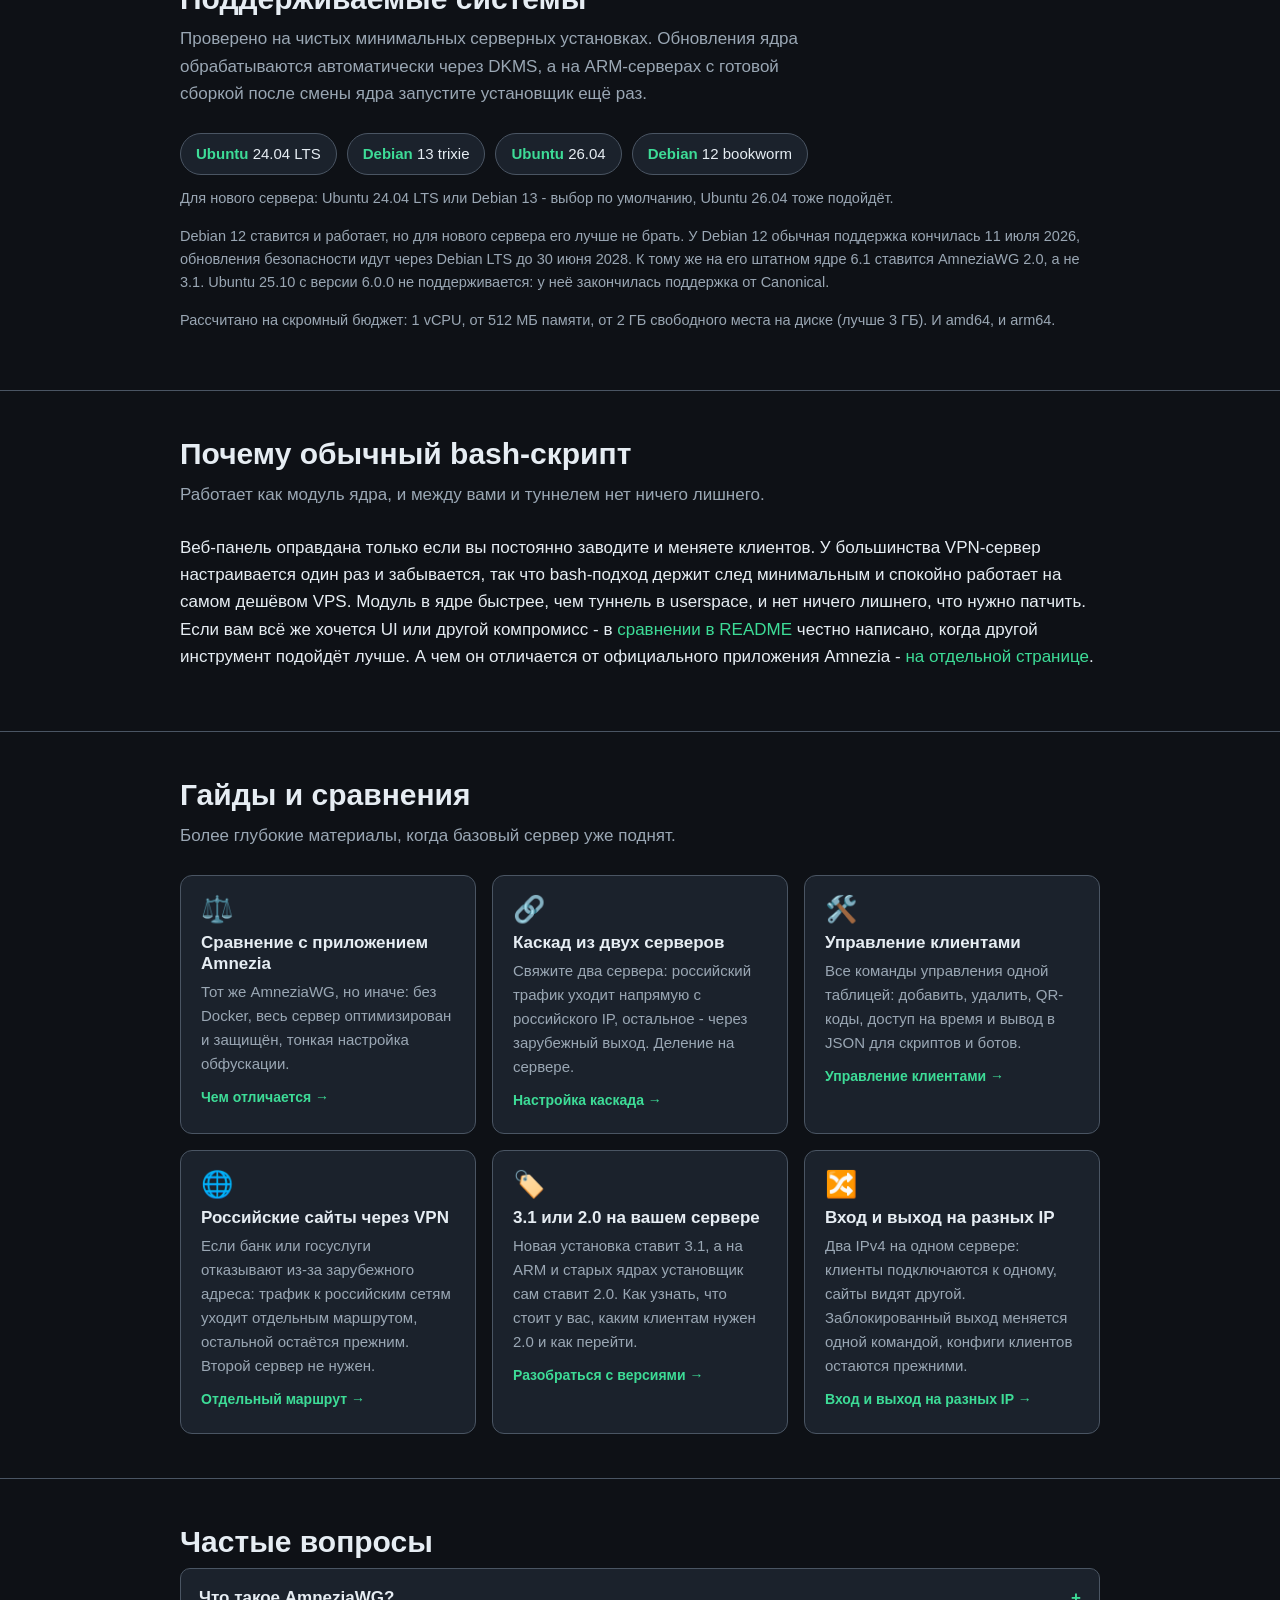
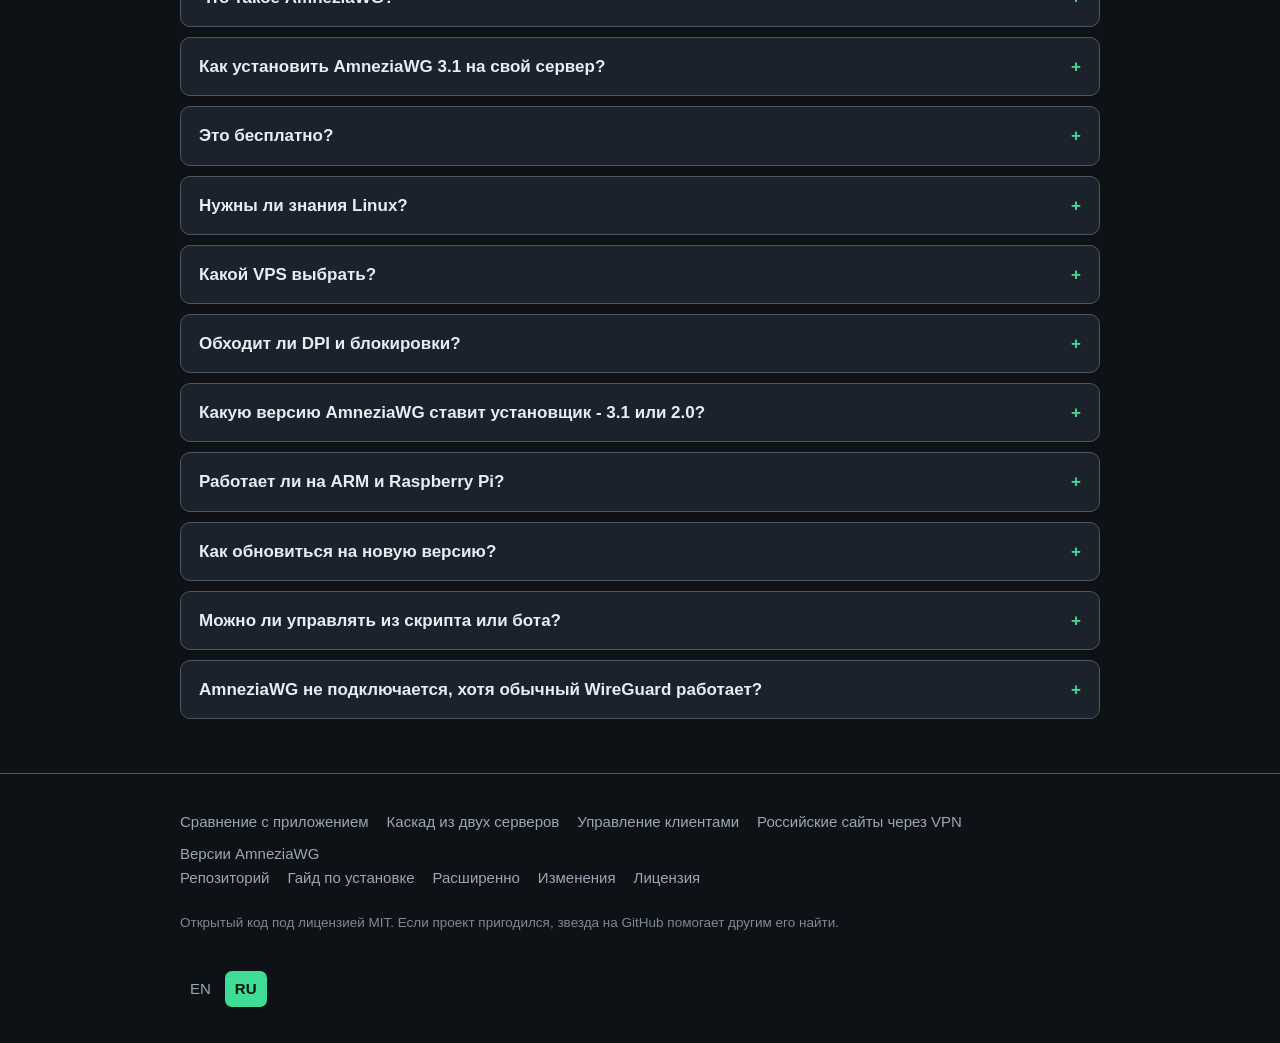
<file: ru/index.html>
<!DOCTYPE html>
<html lang="ru">
<head>
<meta charset="utf-8">
<meta name="viewport" content="width=device-width, initial-scale=1">
<title>AmneziaWG 3.1: установка VPN на свой сервер одной командой</title>
<meta name="description" content="Одна команда превращает ваш VPS с Ubuntu или Debian в VPN-сервер AmneziaWG 3.1, а для старых клиентов и роутеров в 2.0. Около двадцати минут, и в конце QR-код для телефона. Обход DPI, firewall настроен сразу, код открыт под MIT.">
<link rel="canonical" href="https://bivlked.github.io/amneziawg-installer/ru/">
<link rel="alternate" hreflang="en" href="https://bivlked.github.io/amneziawg-installer/">
<link rel="alternate" hreflang="ru" href="https://bivlked.github.io/amneziawg-installer/ru/">
<link rel="alternate" hreflang="x-default" href="https://bivlked.github.io/amneziawg-installer/">
<meta property="og:type" content="website">
<meta property="og:title" content="AmneziaWG 3.1: установка VPN на свой сервер одной командой">
<meta property="og:description" content="Одна команда превращает чистый VPS с Ubuntu или Debian в устойчивый к DPI VPN-сервер AmneziaWG 3.1. Открытый код, лицензия MIT.">
<meta property="og:url" content="https://bivlked.github.io/amneziawg-installer/ru/">
<meta property="og:site_name" content="amneziawg-installer">
<meta property="og:image" content="https://bivlked.github.io/amneziawg-installer/assets/og-ru.png">
<meta property="og:image:width" content="1200">
<meta property="og:image:height" content="630">
<meta property="og:image:alt" content="amneziawg-installer - VPN-сервер AmneziaWG 3.1 одной командой">
<meta property="og:locale" content="ru_RU">
<meta property="og:locale:alternate" content="en_US">
<meta name="twitter:card" content="summary_large_image">
<meta name="twitter:image" content="https://bivlked.github.io/amneziawg-installer/assets/og-ru.png">
<meta name="twitter:title" content="AmneziaWG 3.1: установка VPN на свой сервер одной командой">
<meta name="twitter:description" content="Одна команда превращает чистый VPS с Ubuntu или Debian в устойчивый к DPI VPN-сервер AmneziaWG 3.1. Открытый код, лицензия MIT.">
<meta name="google-site-verification" content="3E6FtjgNbCI2T4Ho99Hl--kZt4UFRLLwphMFXHerhmE">
<meta name="theme-color" content="#0e1116">
<meta name="color-scheme" content="dark">
<link rel="icon" href="../assets/favicon.svg" type="image/svg+xml">
<link rel="apple-touch-icon" href="../assets/apple-touch-icon.png">
<link rel="stylesheet" href="../assets/style.css">
<script type="application/ld+json">
{
  "@context": "https://schema.org",
  "@type": "SoftwareApplication",
  "name": "amneziawg-installer",
  "description": "Установщик и набор скриптов управления для self-hosted VPN AmneziaWG 3.1 на серверах Ubuntu и Debian, в одну команду; для старых клиентов и роутеров AmneziaWG 2.0.",
  "applicationCategory": "SecurityApplication",
  "operatingSystem": "Ubuntu 24.04, Ubuntu 26.04, Debian 12, Debian 13",
  "softwareVersion": "6.3.12",
  "license": "https://opensource.org/licenses/MIT",
  "codeRepository": "https://github.com/bivlked/amneziawg-installer",
  "url": "https://bivlked.github.io/amneziawg-installer/ru/",
  "installUrl": "https://github.com/bivlked/amneziawg-installer/releases/latest",
  "processorRequirements": "1 vCPU, amd64 или arm64",
  "memoryRequirements": "512 МБ",
  "storageRequirements": "2 ГБ свободно, лучше 3 ГБ",
  "featureList": [
    "Установка одной командой на чистый VPS с Ubuntu или Debian",
    "AmneziaWG 3.1 по умолчанию: шифрование заголовков и добавочный паддинг поверх мусорных пакетов, паддинга S1-S4 и маскирующего пакета I1",
    "AmneziaWG 2.0 с флагом --protocol=2.0 и автоматически на ARM и старых ядрах",
    "Firewall UFW, Fail2Ban, hardening через sysctl и лимит на SSH по умолчанию",
    "Управление клиентами: добавление, удаление, список, перегенерация, QR-коды, vpn://-ссылки, гостевые конфиги с истечением",
    "Вывод почти всех команд управления в JSON для скриптов и ботов",
    "Готовые модули ядра ARM64 для Raspberry Pi, Ubuntu 24.04 и Debian 12/13, со сборкой через DKMS как запасным путём",
    "Возобновление после перезагрузки и восстановление модуля после обновления ядра: автоматически через DKMS либо повторным запуском установщика на ARM с готовым модулем"
  ],
  "sameAs": ["https://github.com/bivlked/amneziawg-installer"],
  "offers": { "@type": "Offer", "price": "0", "priceCurrency": "USD" },
  "author": { "@type": "Person", "name": "bivlked" }
}
</script>
<script type="application/ld+json">
{
  "@context": "https://schema.org",
  "@type": "WebSite",
  "name": "amneziawg-installer",
  "url": "https://bivlked.github.io/amneziawg-installer/ru/",
  "inLanguage": "ru",
  "publisher": { "@type": "Organization", "name": "amneziawg-installer", "logo": { "@type": "ImageObject", "url": "https://bivlked.github.io/amneziawg-installer/assets/apple-touch-icon.png" } }
}
</script>
<script type="application/ld+json">
{
  "@context": "https://schema.org",
  "@type": "FAQPage",
  "mainEntity": [
    { "@type": "Question", "name": "Что такое AmneziaWG?", "acceptedAnswer": { "@type": "Answer", "text": "Форк WireGuard от команды Amnezia. Обычный WireGuard можно узнать по первому же пакету: у него фиксированная сигнатура. AmneziaWG её убирает - шлёт отдельные junk-пакеты, добавляет паддинг к сообщениям протокола, подставляет вместо фиксированных идентификаторов значения из настраиваемых диапазонов и может прятать рукопожатие за маскирующим пакетом I1. Распознать соединение становится труднее, но гарантий против любого оператора это не даёт. Установщик поднимает такой сервер модулем ядра, поэтому потеря скорости минимальная." } },
    { "@type": "Question", "name": "Как установить AmneziaWG 3.1 на свой сервер?", "acceptedAnswer": { "@type": "Answer", "text": "Установить AmneziaWG 3.1 на свой сервер можно двумя командами установщика amneziawg-installer: возьмите чистый VPS на x86_64 с Ubuntu 24.04, 26.04 или Debian 13 и запустите его под root. Скачайте скрипт из последнего релиза командой wget -O install_amneziawg.sh https://github.com/bivlked/amneziawg-installer/releases/latest/download/install_amneziawg.sh и запустите его: sudo bash ./install_amneziawg.sh. Понадобятся две перезагрузки: на вопрос «Перезагрузить сейчас?» ответьте y, затем подключитесь снова и повторите вторую команду. Профиль 3.1 ставится по умолчанию, модулем ядра и без Docker; на ARM и на штатном Debian 12 установщик сам поставит 2.0. Другой путь - официальное приложение Amnezia VPN: оно подключается к серверу по SSH и разворачивает AmneziaWG в Docker, а клиентами вы управляете из приложения. Чем подходы отличаются, разобрано на странице сравнения." } },
    { "@type": "Question", "name": "Это бесплатно?", "acceptedAnswer": { "@type": "Answer", "text": "Да, установщик бесплатный: открытый код под лицензией MIT. Платите только за VPS - от 3 до 5 долларов в месяц." } },
    { "@type": "Question", "name": "Нужны ли знания Linux?", "acceptedAnswer": { "@type": "Answer", "text": "Нет, знания Linux не нужны: вы вставляете одну команду в SSH на чистом VPS. Скрипт сам ставит модуль ядра, настраивает firewall и форвардинг и создаёт двух клиентов. Их конфиги и QR-коды сохраняются на сервере в /root/awg/, а как перенести их на телефон, показано в README." } },
    { "@type": "Question", "name": "Какой VPS выбрать?", "acceptedAnswer": { "@type": "Answer", "text": "Чистый VPS с Ubuntu или Debian, 1 vCPU и от 512 МБ памяти. Скрипт рассчитан на отдельный VPS, а не на домашний роутер или shared-хостинг. Отдельно проверьте, даёт ли хостер аварийную консоль и работает ли она: это самый простой путь назад, если SSH перестал отвечать - после перезагрузки или из-за правила фаервола. Если её нет, вернуться получится намного дольше: через поддержку, откат из снапшота или переустановку. И если SSH у вас на нестандартном порту, укажите его при установке флагом --ssh-port=ПОРТ. Установщик определяет порт и сам, но при установке с --yes подтверждения не будет, и проверить его окажется некому." } },
    { "@type": "Question", "name": "Обходит ли DPI и блокировки?", "acceptedAnswer": { "@type": "Answer", "text": "AmneziaWG добавляет обфускацию поверх WireGuard и сопротивляется DPI, который применяют ТСПУ в России, а также в Иране, Китае и в школьных и корпоративных сетях. Новая установка получает профиль 3.1, где заголовки пакетов ещё и шифруются. Гарантии против каждого оператора нет, но протокол даёт настройки обфускации, которые проходят сегодня." } },
    { "@type": "Question", "name": "Какую версию AmneziaWG ставит установщик - 3.1 или 2.0?", "acceptedAnswer": { "@type": "Answer", "text": "Установщик ставит AmneziaWG 3.1, если вашему серверу и клиентам не нужен 2.0. Профиль 3.1 новая установка получает на x86_64 с ядром 6.7 или новее: шифрование заголовков (HeaderProtectionKey) и добавочный паддинг поверх обфускации 2.0. На ядре старше 6.7 (штатный Debian 12) и на ARM установщик сам ставит 2.0 и объясняет причину в итоговом отчёте. Клиентам без поддержки 3.1, например роутерам на стабильной KeeneticOS, Hiddify и давно не обновлявшимся приложениям, нужен сервер, поставленный с --protocol=2.0. Уже работающий сервер после обновлений остаётся на своей версии. Обычно сменить её - это --uninstall, новая установка и новые профили для всех клиентов; восстановление бэкапа, снятого на другом поколении, тоже её меняет, с предупреждением заранее." } },
    { "@type": "Question", "name": "Работает ли на ARM и Raspberry Pi?", "acceptedAnswer": { "@type": "Answer", "text": "Да. Готовые модули ядра есть для Raspberry Pi и для Ubuntu 24.04 и Debian 12/13 на ARM64-серверах вроде Hetzner CAX, Oracle Ampere A1 и AWS Graviton; если пакета под ваше ядро нет, установщик собирает модуль через DKMS. Та же команда выберет нужный путь. ARM-серверы пока получают профиль AmneziaWG 2.0: третья версия на ARM не замерялась." } },
    { "@type": "Question", "name": "Как обновиться на новую версию?", "acceptedAnswer": { "@type": "Answer", "text": "Скачайте скрипт нового релиза на тот же сервер и запустите его с флагом --force. Ключи сервера, клиенты и настройки обфускации переживают переустановку, и версия протокола тоже: сервер 2.0 остаётся на 2.0. После обновления ядра DKMS сам собирает модуль под новое ядро. На ARM с готовым модулем повторный запуск установщика ставит модуль под текущее ядро." } },
    { "@type": "Question", "name": "Можно ли управлять из скрипта или бота?", "acceptedAnswer": { "@type": "Answer", "text": "Да, почти все команды управления принимают --json и отвечают одним JSON-объектом даже тогда, когда команда завершилась ошибкой - разбирать ответ можно всегда. Исключения: list и stats отдают массив, а show и diagnose флага не понимают. Новые поля со временем появляются, существующие я не переименовываю. Для запусков без человека есть --yes, а с AWG_STRICT_CONFIRM=1 команда вроде удаления клиента откажется работать, если --yes забыли, вместо молчаливого согласия. На этом интерфейсе уже работает сторонний Telegram-бот awgram." } },
    { "@type": "Question", "name": "AmneziaWG не подключается, хотя обычный WireGuard работает?", "acceptedAnswer": { "@type": "Answer", "text": "Чаще всего это рассинхрон обфускации или версий, а не сеть. Если на том же сервере обычный WireGuard поднимается, а AmneziaWG нет, сверьте на сервере и клиенте параметры секции [Interface]. Совпадать обязаны S1-S4: приёмник срезает этот паддинг, поэтому расхождение означает, что пакет отброшен и хендшейк не сойдётся. H1-H4 должны быть совместимы: приёмник проверяет, что полученное значение попадает в его собственный диапазон, так что проще всего держать их одинаковыми. В 2.0 это диапазоны, в профиле 3.1 - 1-4. Серверу 3.1 нужен ещё одинаковый HeaderProtectionKey у каждого клиента: без него или с другим ключом хендшейка нет, и ошибки часто тоже нет. А Jc/Jmin/Jmax, маскирующие пакеты I1-I5 и ContentPaddingAddition совпадать не обязаны: пакеты-обманки вторая сторона отбрасывает, а узел без I1 просто не шлёт их вовсе. Регистр у I1-I5 при этом важен: только верхний. Сверьте и версии: приложение без поддержки 3.1 к серверу 3.1 не подключится, а старые сборки amneziawg-tools не понимают 2.0. Полный разбор - в подробном руководстве по диагностике." } }
  ]
}
</script>
</head>
<body>
<a class="skip-link" href="#main">К содержимому</a>

<header class="site-header">
  <div class="wrap">
    <a class="brand" href="/amneziawg-installer/ru/">
      <svg class="logo" viewBox="0 0 32 32" aria-hidden="true"><rect width="32" height="32" rx="7" fill="#3ddc97"/><path d="M16 6l8 4v6c0 5-3.4 8.2-8 10-4.6-1.8-8-5-8-10v-6l8-4z" fill="#07120c"/></svg>
      amneziawg-installer
    </a>
    <nav class="nav-right" aria-label="Навигация по сайту">
      <span class="lang-switch"><a aria-label="English" href="/amneziawg-installer/">EN</a><a class="active" aria-current="page" aria-label="Русский" href="/amneziawg-installer/ru/">RU</a></span>
      <a class="btn btn-sm" href="https://github.com/bivlked/amneziawg-installer">Поставить звезду</a>
    </nav>
  </div>
</header>

<main id="main">

<section class="hero">
  <div class="wrap">
    <h1>Свой VPN-сервер AmneziaWG 3.1 одной командой</h1>
    <p class="lede">Превратите чистый VPS с Ubuntu или Debian в self-hosted VPN с обходом DPI и блокировок. Без Docker, без веб-панели, без знаний Linux.</p>
    <p class="inline-note">Новая установка по умолчанию ставит AmneziaWG 3.1. Роутерам, чья прошивка ещё не поддерживает 3.1 (например, стабильная KeeneticOS), Hiddify и давно не обновлявшимся приложениям нужен 2.0: добавьте <code>--protocol=2.0</code>. На ARM и на ядре старше 6.7 установщик сам ставит 2.0, а уже работающий сервер остаётся на своей версии. <a href="/amneziawg-installer/ru/awg3/">Что ставится и как вернуться на 2.0</a></p>
    <div class="cta-row">
      <a class="btn btn-primary" href="#quick-start">Быстрый старт</a>
      <a class="btn" href="https://github.com/bivlked/amneziawg-installer/blob/main/INSTALL_VPS.ru.md">Полный гайд</a>
      <a class="btn" href="https://github.com/bivlked/amneziawg-installer">GitHub</a>
    </div>
    <div class="cmd">
      <button class="copy-btn" type="button" aria-label="Скопировать команду установки" data-copy="wget -O install_amneziawg.sh https://github.com/bivlked/amneziawg-installer/releases/latest/download/install_amneziawg.sh&#10;chmod +x install_amneziawg.sh&#10;sudo bash ./install_amneziawg.sh">Копировать</button>
      <pre><span class="prompt">$ </span>wget -O install_amneziawg.sh https://github.com/bivlked/amneziawg-installer/releases/latest/download/install_amneziawg.sh
<span class="prompt">$ </span>chmod +x install_amneziawg.sh
<span class="prompt">$ </span>sudo bash ./install_amneziawg.sh</pre>
    </div>
    <p class="sr-only" role="status" aria-live="polite" data-copy-status></p>
    <p class="inline-note">Команда всегда берёт последний релиз, все версии есть на <a href="https://github.com/bivlked/amneziawg-installer/releases">странице релизов</a>. Перед запуском можно <a href="https://github.com/bivlked/amneziawg-installer#proverka-podpisi">проверить подпись</a>. Три команды, две перезагрузки, около двадцати минут до готового VPN.</p>
    <div class="trust">
      <span>Лицензия MIT</span>
      <span>Ubuntu и Debian</span>
      <span>x86_64 и ARM64</span>
      <span>Без Docker и веб-панели</span>
      <span>2000+ автотестов</span>
    </div>
    <figure class="hero-art" aria-hidden="true">
      <svg viewBox="0 0 760 132" xmlns="http://www.w3.org/2000/svg" font-family="-apple-system, BlinkMacSystemFont, 'Segoe UI', Roboto, sans-serif">
        <defs><marker id="ar" markerWidth="9" markerHeight="9" refX="6" refY="3" orient="auto"><path d="M0 0l6 3-6 3z" fill="#3ddc97"/></marker></defs>
        <rect x="14" y="42" width="180" height="58" rx="12" fill="#1b222c" stroke="#4a5563"/>
        <text x="104" y="68" text-anchor="middle" font-size="15" font-weight="600" fill="#e6edf3">Ваше устройство</text>
        <text x="104" y="87" text-anchor="middle" font-size="12" fill="#9aa7b4">одно приложение</text>
        <line x1="198" y1="71" x2="288" y2="71" stroke="#3ddc97" stroke-width="2" marker-end="url(#ar)"/>
        <text x="243" y="60" text-anchor="middle" font-size="11.5" fill="#9aa7b4">обфускация</text>
        <rect x="292" y="30" width="176" height="82" rx="12" fill="#10261c" stroke="#2bbd80"/>
        <g transform="translate(367 38) scale(0.78)"><path d="M16 6l8 4v6c0 5-3.4 8.2-8 10-4.6-1.8-8-5-8-10v-6l8-4z" fill="#3ddc97"/></g>
        <text x="380" y="84" text-anchor="middle" font-size="15" font-weight="600" fill="#e6edf3">VPS с AmneziaWG</text>
        <text x="380" y="102" text-anchor="middle" font-size="12" fill="#9aa7b4">модуль ядра, защищён</text>
        <line x1="472" y1="71" x2="562" y2="71" stroke="#3ddc97" stroke-width="2" marker-end="url(#ar)"/>
        <text x="517" y="60" text-anchor="middle" font-size="11.5" fill="#9aa7b4">обход DPI</text>
        <rect x="566" y="42" width="180" height="58" rx="12" fill="#1b222c" stroke="#4a5563"/>
        <circle cx="600" cy="71" r="13" fill="none" stroke="#3ddc97" stroke-width="1.6"/>
        <path d="M587 71h26M600 58c6 4 6 22 0 26M600 58c-6 4-6 22 0 26" fill="none" stroke="#3ddc97" stroke-width="1.2"/>
        <text x="660" y="68" text-anchor="middle" font-size="15" font-weight="600" fill="#e6edf3">Интернет</text>
        <text x="660" y="87" text-anchor="middle" font-size="12" fill="#9aa7b4">чистый выход</text>
      </svg>
    </figure>
  </div>
</section>

<section id="what">
  <div class="wrap">
    <h2>Что это даёт</h2>
    <p class="sub">AmneziaWG - это WireGuard с обфускацией трафика, поэтому для DPI handshake уже не выглядит как обычный VPN. Скрипт настраивает весь сервер за вас.</p>
    <p>Вы даёте команду свежему VPS по SSH. Она ставит модуль ядра AmneziaWG, закрывает firewall, включает форвардинг, оптимизирует систему под одну задачу и создаёт первого клиента. В конце вы получаете QR-код для WG Tunnel или приложения AmneziaWG и ссылку vpn:// для Amnezia VPN. Добавить ещё устройство потом - одна команда.</p>
  </div>
</section>

<section id="features">
  <div class="wrap">
    <h2>Возможности</h2>
    <p class="sub">Всё, что нужно небольшому VPN-серверу, с разумными настройками по умолчанию и без правки конфигов вручную.</p>
    <div class="grid">
      <div class="card"><div class="ico" aria-hidden="true">&#128272;</div><h3>Обход DPI</h3><p>AmneziaWG 3.1 по умолчанию: шифрование заголовков и добавочный паддинг поверх мусорных пакетов, паддинга S1-S4 и маскирующего пакета I1. Профиль 2.0, где заголовки маскируются (H1-H4), а не шифруются, включается одним флагом.</p></div>
      <div class="card"><div class="ico" aria-hidden="true">&#128737;</div><h3>Защита по умолчанию</h3><p>Firewall UFW с deny-all и лимитом на SSH, Fail2Ban, строгие права на файлы и hardening через sysctl.</p></div>
      <div class="card"><div class="ico" aria-hidden="true">&#128241;</div><h3>Управление клиентами</h3><p>Добавление, удаление, список и перегенерация. QR-коды, vpn-ссылки для импорта в одно касание и гостевые конфиги с датой истечения.</p></div>
      <div class="card"><div class="ico" aria-hidden="true">&#127760;</div><h3>IPv6</h3><p>В профиле по умолчанию IPv6 устройства уходит в туннель и там глохнет, наружу со своим адресом он не выходит. Пока такой VPN включён, ресурсы только по IPv6 недоступны, и локальная сеть по IPv6 тоже. Локальную сеть по IPv4 полный туннель по умолчанию тоже забирает в VPN, и останется ли она доступной, решает клиент: нужны домашние устройства при включённом VPN - ставить с <code>--route-amnezia</code>. Нужен рабочий IPv6 в туннеле - <code>--allow-ipv6-tunnel</code> при нативном IPv6 на сервере.</p></div>
      <div class="card"><div class="ico" aria-hidden="true">&#128421;</div><h3>ARM и Raspberry Pi</h3><p>Готовые модули ядра для Raspberry Pi и для Ubuntu 24.04 и Debian 12/13 на ARM64-серверах (Hetzner CAX, Oracle Ampere A1, AWS Graviton), а где пакета нет - сборка через DKMS. ARM-серверы получают профиль 2.0.</p></div>
      <div class="card"><div class="ico" aria-hidden="true">&#128260;</div><h3>Переживает перезагрузки</h3><p>Машина состояний с возобновлением после ребута. После обновления ядра DKMS сам собирает модуль под новое ядро, а на ARM с готовым модулем его ставит повторный запуск установщика.</p></div>
      <div class="card"><div class="ico" aria-hidden="true">&#129302;</div><h3>Понимает скрипты и ботов</h3><p>Почти все команды управления понимают <code>--json</code> и отвечают одним объектом даже при сбое (<code>list</code> и <code>stats</code> отдают массив). На этом уже работает сторонний Telegram-бот.</p></div>
      <div class="card"><div class="ico" aria-hidden="true">&#128225;</div><h3>Мобильные операторы</h3><p>Флаг <code>--mobile</code> включает профиль под сотовые сети и, если порт не задан явно, берёт 443/udp: нестандартные UDP-порты у операторов часто не проходят.</p></div>
    </div>
  </div>
</section>

<section id="quick-start">
  <div class="wrap">
    <h2>Как установить AmneziaWG 3.1 на свой сервер</h2>
    <p class="sub">От чистого VPS до работающего VPN за три шага.</p>
    <ol class="steps">
      <li class="step"><span class="n" aria-hidden="true"></span><p>Арендуйте чистый VPS с Ubuntu или Debian и подключитесь по SSH под root.</p></li>
      <li class="step"><span class="n" aria-hidden="true"></span><p>Запустите команду выше. Скрипт сам перезагрузит сервер, когда нужно. После ребута запустите её снова - она продолжит с того места, где остановилась.</p></li>
      <li class="step"><span class="n" aria-hidden="true"></span><p>Заберите файлы клиента с сервера из <code>/root/awg/</code> (как это сделать, показано в <a href="https://github.com/bivlked/amneziawg-installer#posle-ustanovki">README</a>), затем добавьте их в приложение: WG Tunnel или AmneziaWG на Android, AmneziaWG на iPhone (QR-код или файл .conf), AmneziaWG на Mac и Windows (файл .conf) (<a href="https://github.com/bivlked/amneziawg-installer/blob/main/ADVANCED.md#faq-which-client-adv">почему эти</a>). Amnezia VPN вместо этого принимает ссылку vpn://. Для сервера 3.1 приложение должно поддерживать 3.1: <a href="https://github.com/bivlked/amneziawg-installer/blob/main/ADVANCED.md#client-gen-adv">какие поддерживают</a>.</p></li>
    </ol>
    <p class="inline-note mt">Для автоматизации тот же скрипт принимает <code>--yes --route-all</code> и любой другой параметр флагом. <a href="https://github.com/bivlked/amneziawg-installer/blob/main/INSTALL_VPS.ru.md">Полный гайд</a> покрывает выбор VPS, нюансы ARM, диагностику и удаление.</p>
  </div>
</section>

<section id="os">
  <div class="wrap">
    <h2>Поддерживаемые системы</h2>
    <p class="sub">Проверено на чистых минимальных серверных установках. Обновления ядра обрабатываются автоматически через DKMS, а на ARM-серверах с готовой сборкой после смены ядра запустите установщик ещё раз.</p>
    <div class="os-list">
      <span class="pill"><b>Ubuntu</b> 24.04 LTS</span>
      <span class="pill"><b>Debian</b> 13 trixie</span>
      <span class="pill"><b>Ubuntu</b> 26.04</span>
      <span class="pill"><b>Debian</b> 12 bookworm</span>
    </div>
    <p class="inline-note">Для нового сервера: Ubuntu 24.04 LTS или Debian 13 - выбор по умолчанию, Ubuntu 26.04 тоже подойдёт.</p>
    <p class="inline-note">Debian 12 ставится и работает, но для нового сервера его лучше не брать. У Debian 12 обычная поддержка кончилась 11 июля 2026, обновления безопасности идут через Debian LTS до 30 июня 2028. К тому же на его штатном ядре 6.1 ставится AmneziaWG 2.0, а не 3.1. Ubuntu 25.10 с версии 6.0.0 не поддерживается: у неё закончилась поддержка от Canonical.</p>
    <p class="inline-note mt">Рассчитано на скромный бюджет: 1 vCPU, от 512 МБ памяти, от 2 ГБ свободного места на диске (лучше 3 ГБ). И amd64, и arm64.</p>
  </div>
</section>

<section id="why">
  <div class="wrap">
    <h2>Почему обычный bash-скрипт</h2>
    <p class="sub">Работает как модуль ядра, и между вами и туннелем нет ничего лишнего.</p>
    <p>Веб-панель оправдана только если вы постоянно заводите и меняете клиентов. У большинства VPN-сервер настраивается один раз и забывается, так что bash-подход держит след минимальным и спокойно работает на самом дешёвом VPS. Модуль в ядре быстрее, чем туннель в userspace, и нет ничего лишнего, что нужно патчить. Если вам всё же хочется UI или другой компромисс - в <a href="https://github.com/bivlked/amneziawg-installer#similar-tools">сравнении в README</a> честно написано, когда другой инструмент подойдёт лучше. А чем он отличается от официального приложения Amnezia - <a href="compare/">на отдельной странице</a>.</p>
  </div>
</section>

<section id="guides" class="related">
  <div class="wrap">
    <h2>Гайды и сравнения</h2>
    <p class="sub">Более глубокие материалы, когда базовый сервер уже поднят.</p>
    <div class="grid">
      <div class="card">
        <div class="ico" aria-hidden="true">&#9878;&#65039;</div>
        <h3>Сравнение с приложением Amnezia</h3>
        <p>Тот же AmneziaWG, но иначе: без Docker, весь сервер оптимизирован и защищён, тонкая настройка обфускации.</p>
        <a class="go" href="compare/">Чем отличается &#8594;</a>
      </div>
      <div class="card">
        <div class="ico" aria-hidden="true">&#128279;</div>
        <h3>Каскад из двух серверов</h3>
        <p>Свяжите два сервера: российский трафик уходит напрямую с российского IP, остальное - через зарубежный выход. Деление на сервере.</p>
        <a class="go" href="cascade/">Настройка каскада &#8594;</a>
      </div>
      <div class="card">
        <div class="ico" aria-hidden="true">&#128736;&#65039;</div>
        <h3>Управление клиентами</h3>
        <p>Все команды управления одной таблицей: добавить, удалить, QR-коды, доступ на время и вывод в JSON для скриптов и ботов.</p>
        <a class="go" href="manage/">Управление клиентами &#8594;</a>
      </div>
      <div class="card">
        <div class="ico" aria-hidden="true">&#127760;</div>
        <h3>Российские сайты через VPN</h3>
        <p>Если банк или госуслуги отказывают из-за зарубежного адреса: трафик к российским сетям уходит отдельным маршрутом, остальной остаётся прежним. Второй сервер не нужен.</p>
        <a class="go" href="warp-ru/">Отдельный маршрут &#8594;</a>
      </div>
      <div class="card">
        <div class="ico" aria-hidden="true">&#127991;&#65039;</div>
        <h3>3.1 или 2.0 на вашем сервере</h3>
        <p>Новая установка ставит 3.1, а на ARM и старых ядрах установщик сам ставит 2.0. Как узнать, что стоит у вас, каким клиентам нужен 2.0 и как перейти.</p>
        <a class="go" href="awg3/">Разобраться с версиями &#8594;</a>
      </div>
      <div class="card">
        <div class="ico" aria-hidden="true">&#128256;</div>
        <h3>Вход и выход на разных IP</h3>
        <p>Два IPv4 на одном сервере: клиенты подключаются к одному, сайты видят другой. Заблокированный выход меняется одной командой, конфиги клиентов остаются прежними.</p>
        <a class="go" href="exit-ip/">Вход и выход на разных IP &#8594;</a>
      </div>
    </div>
  </div>
</section>

<section id="faq">
  <div class="wrap">
    <h2>Частые вопросы</h2>
    <div class="faq">
      <details><summary>Что такое AmneziaWG?</summary><div class="answer">Форк WireGuard от команды Amnezia. Обычный WireGuard можно узнать по первому же пакету: у него фиксированная сигнатура. AmneziaWG её убирает - шлёт отдельные junk-пакеты, добавляет паддинг к сообщениям протокола, подставляет вместо фиксированных идентификаторов значения из настраиваемых диапазонов и может прятать рукопожатие за маскирующим пакетом I1. Распознать соединение становится труднее, но гарантий против любого оператора это не даёт. Установщик поднимает такой сервер модулем ядра, поэтому потеря скорости минимальная.</div></details>
      <details><summary>Как установить AmneziaWG 3.1 на свой сервер?</summary><div class="answer">Установить AmneziaWG 3.1 на свой сервер можно двумя командами установщика amneziawg-installer: возьмите чистый VPS на x86_64 с Ubuntu 24.04, 26.04 или Debian 13 и запустите его под root. Скачайте скрипт из последнего релиза командой <code>wget -O install_amneziawg.sh https://github.com/bivlked/amneziawg-installer/releases/latest/download/install_amneziawg.sh</code> и запустите его: <code>sudo bash ./install_amneziawg.sh</code>. Понадобятся две перезагрузки: на вопрос «Перезагрузить сейчас?» ответьте y, затем подключитесь снова и повторите вторую команду. Профиль 3.1 ставится по умолчанию, модулем ядра и без Docker; на ARM и на штатном Debian 12 установщик сам поставит 2.0. Другой путь - официальное приложение Amnezia VPN: оно подключается к серверу по SSH и разворачивает AmneziaWG в Docker, а клиентами вы управляете из приложения. Чем подходы отличаются, разобрано на <a href="/amneziawg-installer/ru/compare/">странице сравнения</a>.</div></details>
      <details><summary>Это бесплатно?</summary><div class="answer">Да, установщик бесплатный: открытый код под лицензией MIT. Платите только за VPS - от 3 до 5 долларов в месяц.</div></details>
      <details><summary>Нужны ли знания Linux?</summary><div class="answer">Нет, знания Linux не нужны: вы вставляете одну команду в SSH на чистом VPS. Скрипт сам ставит модуль ядра, настраивает firewall и форвардинг и создаёт двух клиентов. Их конфиги и QR-коды сохраняются на сервере в <code>/root/awg/</code>, а как перенести их на телефон, показано в <a href="https://github.com/bivlked/amneziawg-installer#posle-ustanovki">README</a>.</div></details>
      <details><summary>Какой VPS выбрать?</summary><div class="answer">Чистый VPS с Ubuntu или Debian, 1 vCPU и от 512 МБ памяти. Скрипт рассчитан на отдельный VPS, а не на домашний роутер или shared-хостинг. Отдельно проверьте, даёт ли хостер аварийную консоль и работает ли она: это самый простой путь назад, если SSH перестал отвечать - после перезагрузки или из-за правила фаервола. Если её нет, вернуться получится намного дольше: через поддержку, откат из снапшота или переустановку. И если SSH у вас на нестандартном порту, укажите его при установке флагом <code>--ssh-port=ПОРТ</code>. Установщик определяет порт и сам, но при установке с <code>--yes</code> подтверждения не будет, и проверить его окажется некому.</div></details>
      <details><summary>Обходит ли DPI и блокировки?</summary><div class="answer">AmneziaWG добавляет обфускацию поверх WireGuard и сопротивляется DPI, который применяют ТСПУ в России, а также в Иране, Китае и в школьных и корпоративных сетях. Новая установка получает профиль 3.1, где заголовки пакетов ещё и шифруются. Гарантии против каждого оператора нет, но протокол даёт настройки обфускации, которые проходят сегодня.</div></details>
      <details><summary>Какую версию AmneziaWG ставит установщик - 3.1 или 2.0?</summary><div class="answer">Установщик ставит AmneziaWG 3.1, если вашему серверу и клиентам не нужен 2.0. Профиль 3.1 новая установка получает на x86_64 с ядром 6.7 или новее: шифрование заголовков (<code>HeaderProtectionKey</code>) и добавочный паддинг поверх обфускации 2.0. На ядре старше 6.7 (штатный Debian 12) и на ARM установщик сам ставит 2.0 и объясняет причину в итоговом отчёте. Клиентам без поддержки 3.1, например роутерам на стабильной KeeneticOS, Hiddify и давно не обновлявшимся приложениям, нужен сервер, поставленный с <code>--protocol=2.0</code>. Уже работающий сервер после обновлений остаётся на своей версии. Обычно сменить её - это <code>--uninstall</code>, новая установка и новые профили для всех клиентов; восстановление бэкапа, снятого на другом поколении, тоже её меняет, с предупреждением заранее.</div></details>
      <details><summary>Работает ли на ARM и Raspberry Pi?</summary><div class="answer">Да. Готовые модули ядра есть для Raspberry Pi и для Ubuntu 24.04 и Debian 12/13 на ARM64-серверах вроде Hetzner CAX, Oracle Ampere A1 и AWS Graviton; если пакета под ваше ядро нет, установщик собирает модуль через DKMS. Та же команда выберет нужный путь. ARM-серверы пока получают профиль AmneziaWG 2.0: третья версия на ARM не замерялась.</div></details>
      <details><summary>Как обновиться на новую версию?</summary><div class="answer">Скачайте скрипт нового релиза на тот же сервер и запустите его с флагом <code>--force</code>. Ключи сервера, клиенты и настройки обфускации переживают переустановку, и версия протокола тоже: сервер 2.0 остаётся на 2.0. После обновления ядра DKMS сам собирает модуль под новое ядро. На ARM с готовым модулем повторный запуск установщика ставит модуль под текущее ядро.</div></details>
      <details><summary>Можно ли управлять из скрипта или бота?</summary><div class="answer">Да, почти все команды управления принимают <code>--json</code> и отвечают одним JSON-объектом даже тогда, когда команда завершилась ошибкой - разбирать ответ можно всегда. Исключения: <code>list</code> и <code>stats</code> отдают массив, а <code>show</code> и <code>diagnose</code> флага не понимают. Новые поля со временем появляются, существующие я не переименовываю. Для запусков без человека есть <code>--yes</code>, а с <code>AWG_STRICT_CONFIRM=1</code> команда вроде удаления клиента откажется работать, если <code>--yes</code> забыли, вместо молчаливого согласия. На этом интерфейсе уже работает сторонний Telegram-бот <a href="https://github.com/ekuraev/awgram">awgram</a>.</div></details>
      <details><summary>AmneziaWG не подключается, хотя обычный WireGuard работает?</summary><div class="answer">Чаще всего это рассинхрон обфускации или версий, а не сеть. Если на том же сервере обычный WireGuard поднимается, а AmneziaWG нет, сверьте на сервере и клиенте параметры секции <code>[Interface]</code>. Совпадать обязаны S1-S4: приёмник срезает этот паддинг, поэтому расхождение означает, что пакет отброшен и хендшейк не сойдётся. H1-H4 должны быть совместимы: приёмник проверяет, что полученное значение попадает в его собственный диапазон, так что проще всего держать их одинаковыми. В 2.0 это диапазоны, в профиле 3.1 - 1-4. Серверу 3.1 нужен ещё одинаковый <code>HeaderProtectionKey</code> у каждого клиента: без него или с другим ключом хендшейка нет, и ошибки часто тоже нет. А Jc/Jmin/Jmax, маскирующие пакеты I1-I5 и <code>ContentPaddingAddition</code> совпадать не обязаны: пакеты-обманки вторая сторона отбрасывает, а узел без I1 просто не шлёт их вовсе. Регистр у I1-I5 при этом важен: только верхний. Сверьте и версии: приложение без поддержки 3.1 к серверу 3.1 не подключится, а старые сборки amneziawg-tools не понимают 2.0. Полный разбор - в <a href="https://github.com/bivlked/amneziawg-installer/blob/main/ADVANCED.md#troubleshooting-adv">подробном руководстве по диагностике</a>.</div></details>
    </div>
  </div>
</section>

</main>

<footer class="site-footer">
  <div class="wrap">
    <div class="cols">
      <div>
        <div class="foot-links">
          <a href="/amneziawg-installer/ru/compare/">Сравнение с приложением</a>
          <a href="/amneziawg-installer/ru/cascade/">Каскад из двух серверов</a>
          <a href="/amneziawg-installer/ru/manage/">Управление клиентами</a>
          <a href="/amneziawg-installer/ru/warp-ru/">Российские сайты через VPN</a>
          <a href="/amneziawg-installer/ru/awg3/">Версии AmneziaWG</a>
        </div>
        <div class="foot-links">
          <a href="https://github.com/bivlked/amneziawg-installer">Репозиторий</a>
          <a href="https://github.com/bivlked/amneziawg-installer/blob/main/INSTALL_VPS.ru.md">Гайд по установке</a>
          <a href="https://github.com/bivlked/amneziawg-installer/blob/main/ADVANCED.md">Расширенно</a>
          <a href="https://github.com/bivlked/amneziawg-installer/blob/main/CHANGELOG.md">Изменения</a>
          <a href="https://github.com/bivlked/amneziawg-installer/blob/main/LICENSE">Лицензия</a>
        </div>
        <p class="note">Открытый код под лицензией MIT. Если проект пригодился, звезда на GitHub помогает другим его найти.</p>
      </div>
      <div class="lang-switch"><a aria-label="English" href="/amneziawg-installer/">EN</a> <a class="active" aria-current="page" aria-label="Русский" href="/amneziawg-installer/ru/">RU</a></div>
    </div>
  </div>
</footer>

<script>
document.querySelectorAll(".copy-btn").forEach(function (b) {
  var label = b.textContent, timer = null;
  var status = document.querySelector("[data-copy-status]");
  function flash(text) {
    b.textContent = text;
    if (status) status.textContent = text === "Скопировано" ? "Команда скопирована в буфер обмена" : "Не удалось скопировать";
    if (timer) clearTimeout(timer);
    timer = setTimeout(function () { b.textContent = label; timer = null; }, 1500);
  }
  b.addEventListener("click", function () {
    if (!navigator.clipboard) { flash("Ошибка"); return; }
    navigator.clipboard.writeText(b.getAttribute("data-copy"))
      .then(function () { flash("Скопировано"); })
      .catch(function () { flash("Ошибка"); });
  });
});
</script>
</body>
</html>
</file>
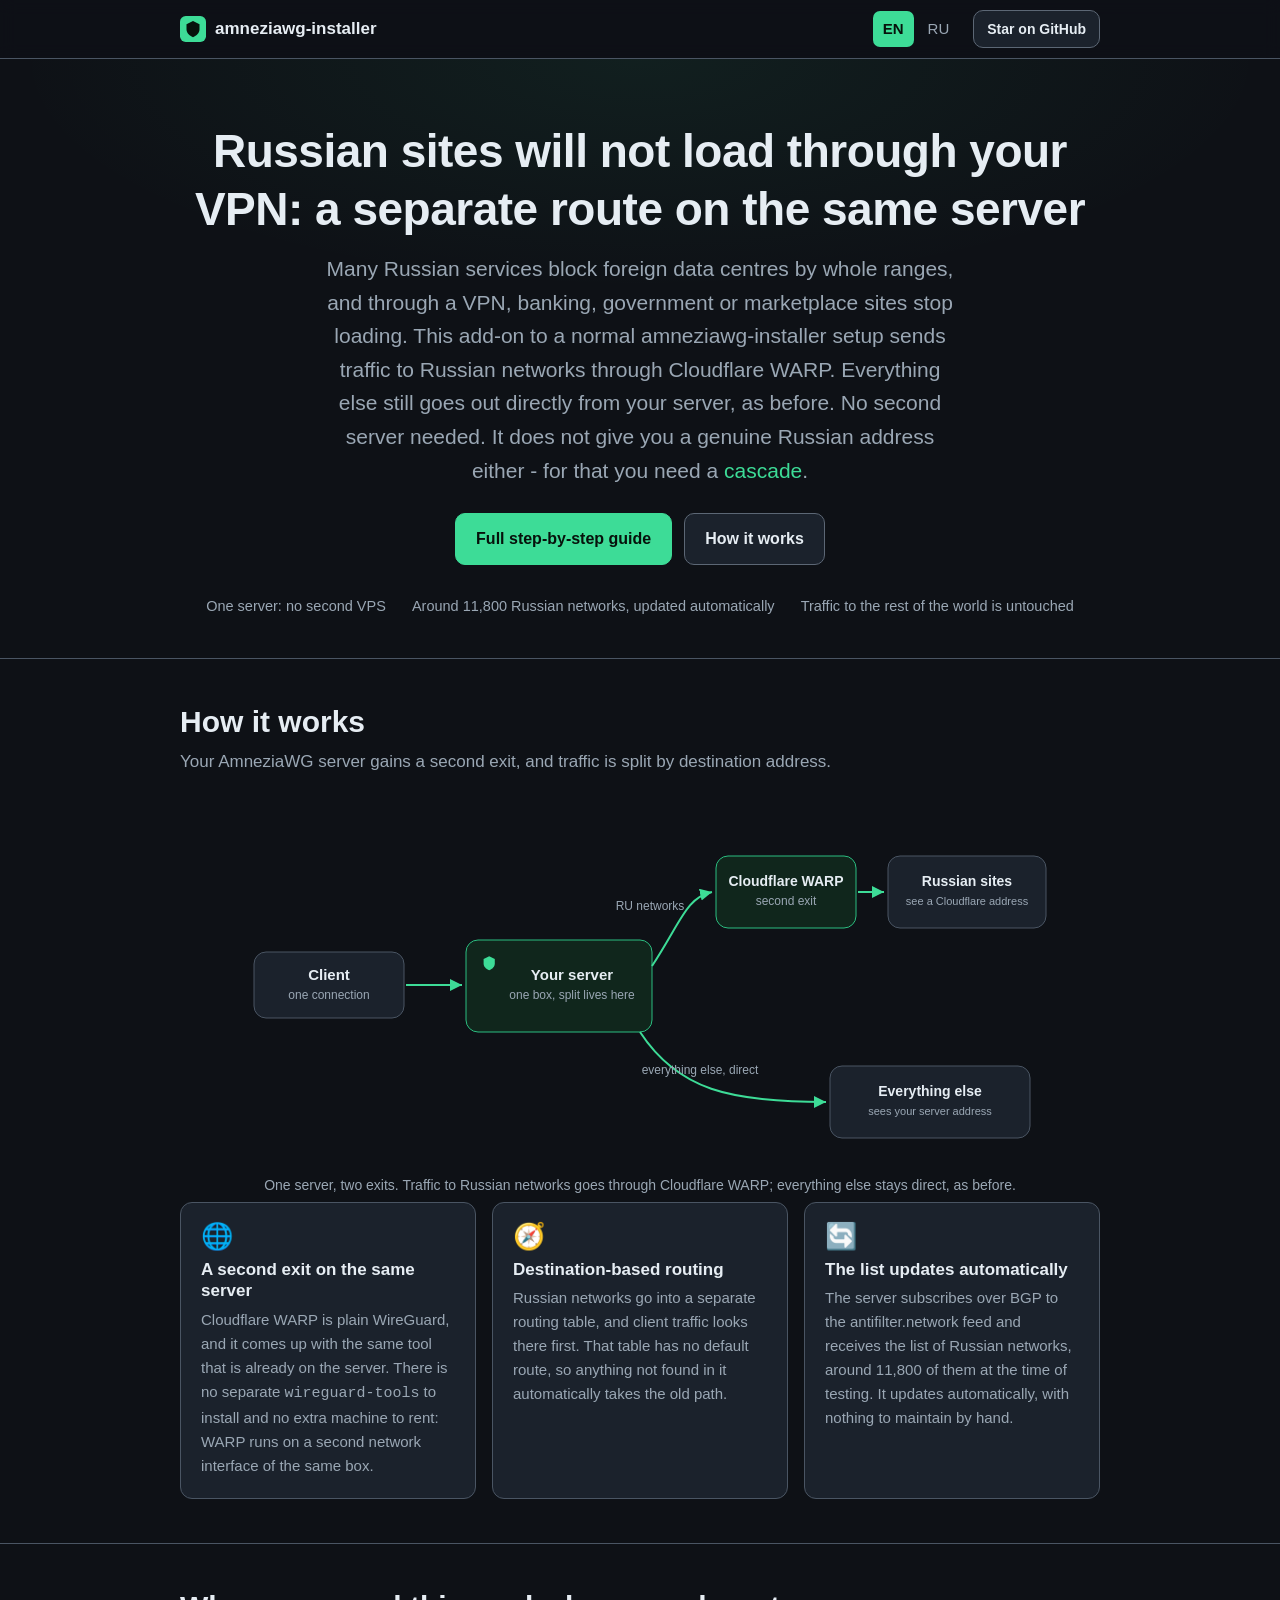
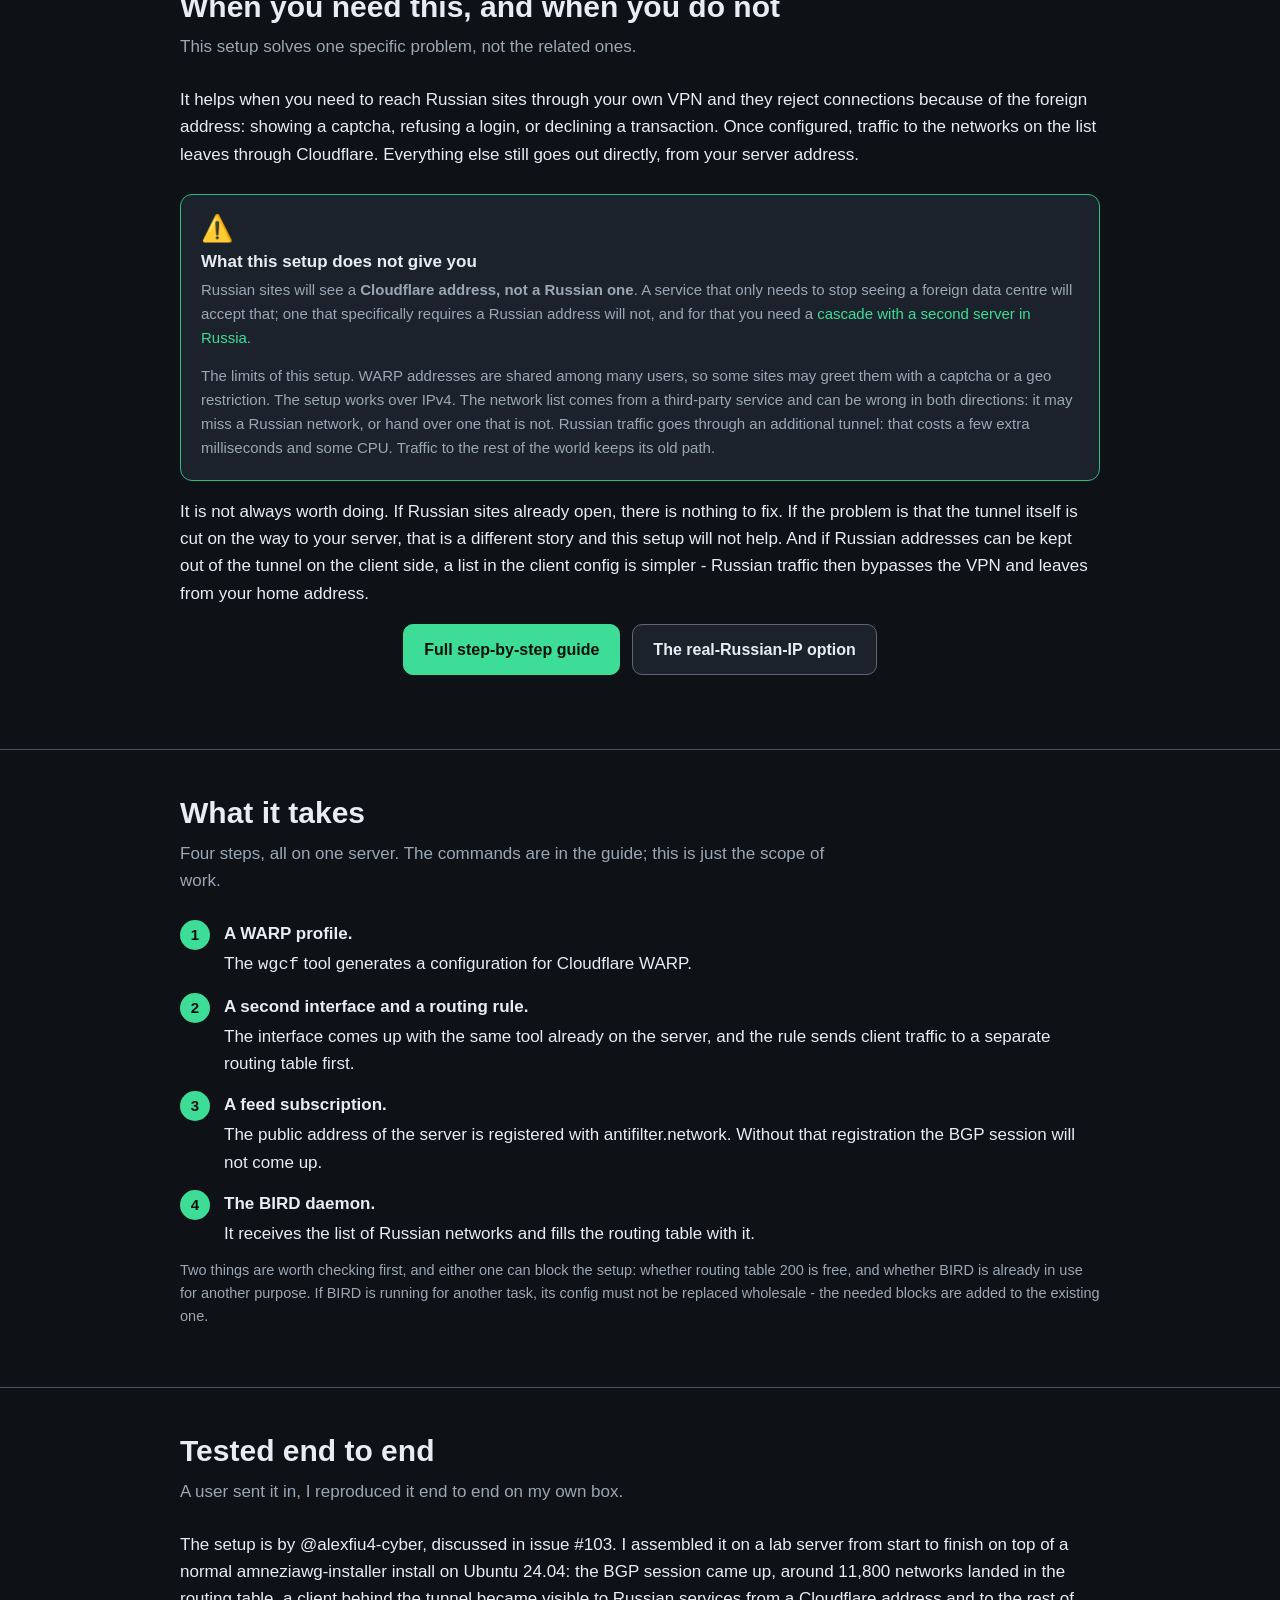
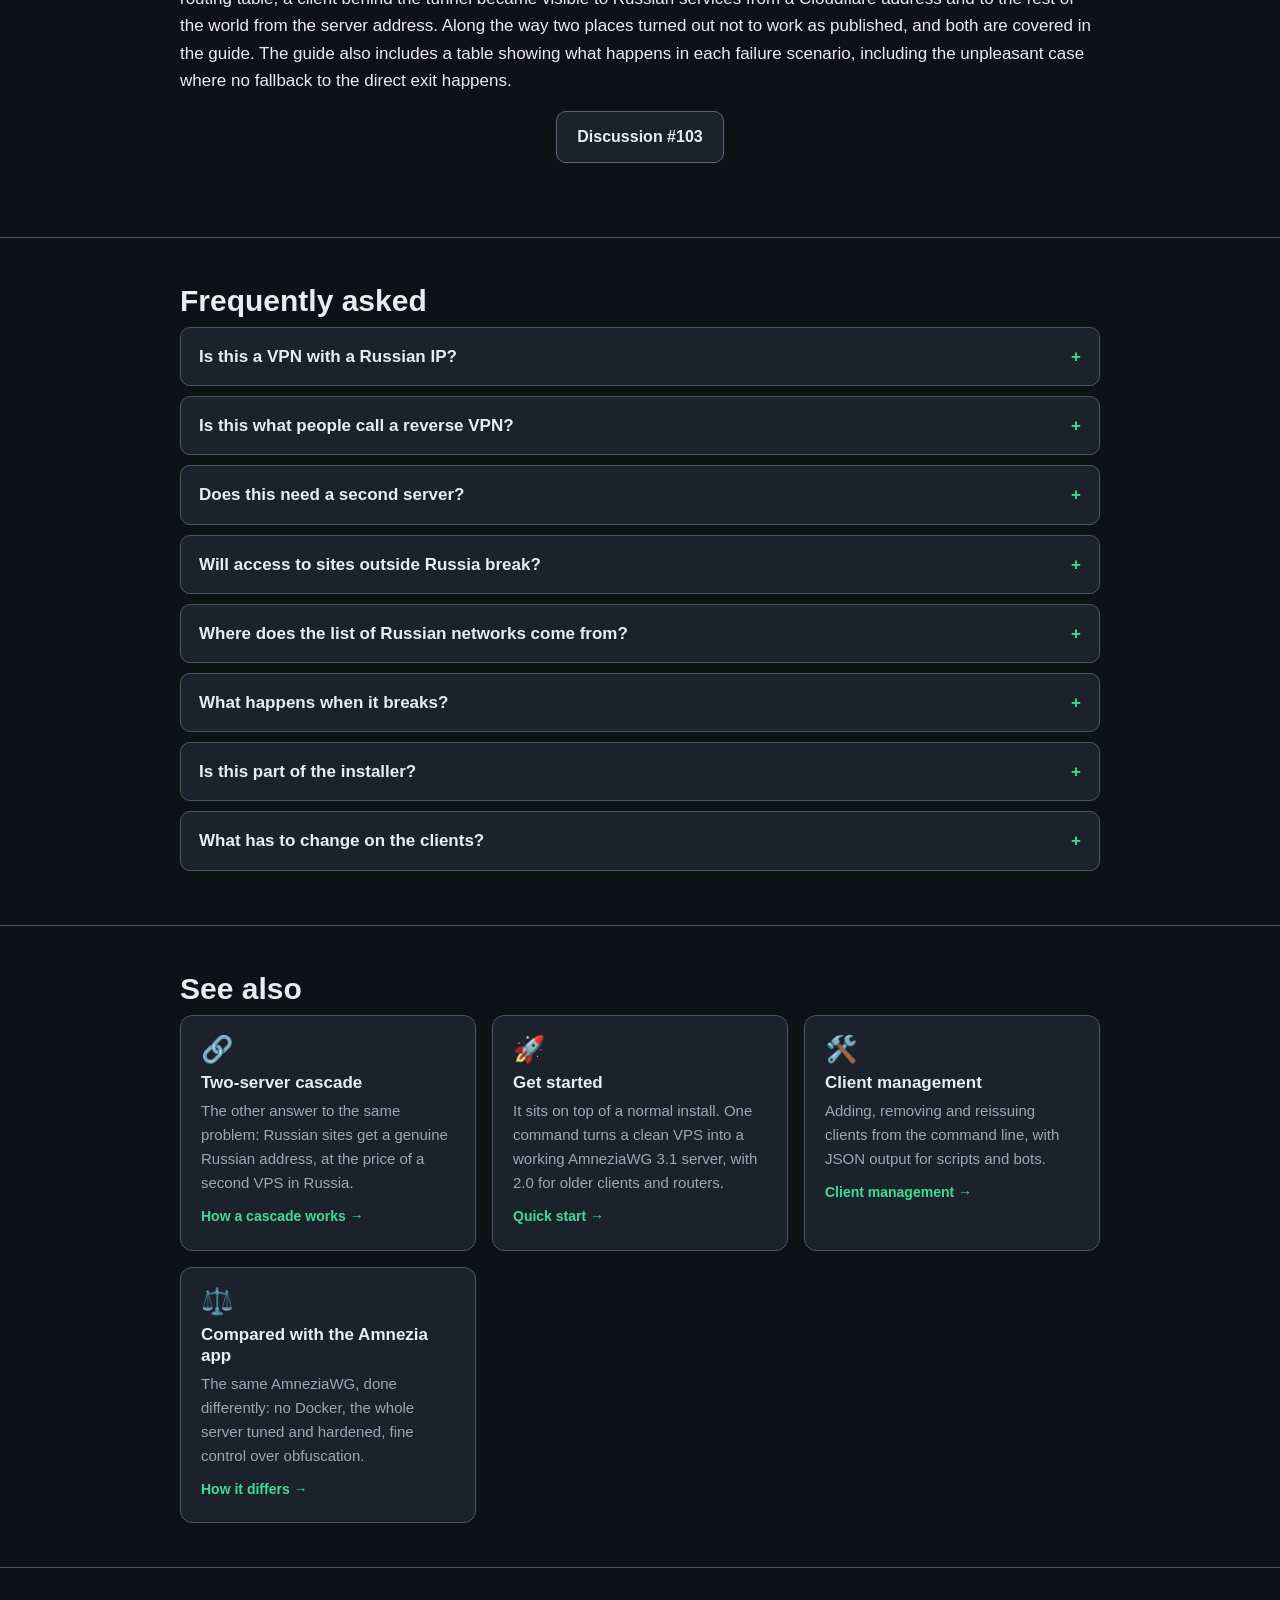
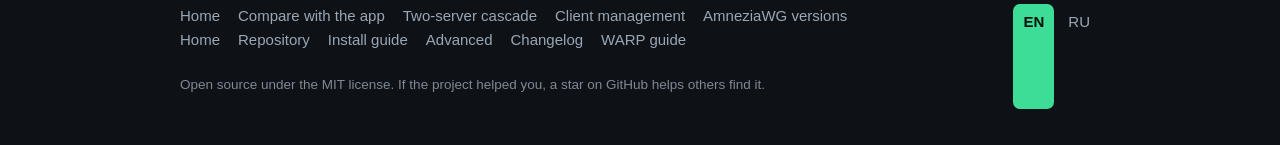
<file: warp-ru/index.html>
<!DOCTYPE html>
<html lang="en">
<head>
<meta charset="utf-8">
<meta name="viewport" content="width=device-width, initial-scale=1">
<title>Russian sites won't load through your VPN: route them separately</title>
<meta name="description" content="When banking, government or marketplace sites stop working behind your own VPN, traffic to Russian networks can take a separate route through Cloudflare WARP. No second server needed, though this route does not give you a genuine Russian IP.">
<link rel="canonical" href="https://bivlked.github.io/amneziawg-installer/warp-ru/">
<link rel="alternate" hreflang="en" href="https://bivlked.github.io/amneziawg-installer/warp-ru/">
<link rel="alternate" hreflang="ru" href="https://bivlked.github.io/amneziawg-installer/ru/warp-ru/">
<link rel="alternate" hreflang="x-default" href="https://bivlked.github.io/amneziawg-installer/warp-ru/">
<meta property="og:type" content="article">
<meta property="og:title" content="Russian traffic through Cloudflare WARP, everything else direct">
<meta property="og:description" content="Traffic to Russian networks leaves through Cloudflare WARP, everything else goes out directly from your server. One server, and the network list updates itself.">
<meta property="og:url" content="https://bivlked.github.io/amneziawg-installer/warp-ru/">
<meta property="og:site_name" content="amneziawg-installer">
<meta property="og:image" content="https://bivlked.github.io/amneziawg-installer/assets/og-warp.png">
<meta property="og:image:width" content="1200">
<meta property="og:image:height" content="630">
<meta property="og:image:alt" content="Russian traffic through Cloudflare WARP, everything else direct from your AmneziaWG server">
<meta property="og:locale" content="en_US">
<meta property="og:locale:alternate" content="ru_RU">
<meta name="twitter:card" content="summary_large_image">
<meta name="twitter:image" content="https://bivlked.github.io/amneziawg-installer/assets/og-warp.png">
<meta name="twitter:title" content="Russian traffic through Cloudflare WARP, everything else direct">
<meta name="twitter:description" content="A second exit on the same AmneziaWG server. No second VPS required.">
<meta name="theme-color" content="#0e1116">
<meta name="color-scheme" content="dark">
<link rel="icon" href="../assets/favicon.svg" type="image/svg+xml">
<link rel="apple-touch-icon" href="../assets/apple-touch-icon.png">
<link rel="stylesheet" href="../assets/style.css">
<script type="application/ld+json">
{
  "@context": "https://schema.org",
  "@type": "FAQPage",
  "mainEntity": [
    { "@type": "Question", "name": "Is this a VPN with a Russian IP?", "acceptedAnswer": { "@type": "Answer", "text": "No, Russian sites will see a Cloudflare address instead of your data centre address. A service that only needs to stop seeing a foreign data centre will accept that. But a service that specifically requires a Russian address will not accept a Cloudflare one, and for that you need a cascade with a second server in Russia." } },
    { "@type": "Question", "name": "Is this what people call a reverse VPN?", "acceptedAnswer": { "@type": "Answer", "text": "Yes, that is the common name for it. A normal VPN sends every packet abroad, while here Russian networks take a separate route that skips the foreign exit. The naming varies, but the difference that matters is what the site sees: with the setup on this page it sees a Cloudflare address, and with a cascade it sees the Russian address of the entry server." } },
    { "@type": "Question", "name": "Does this need a second server?", "acceptedAnswer": { "@type": "Answer", "text": "No, it all happens on the same server that already runs amneziawg-installer. The second exit comes up on it as a separate interface. That is the main difference from a cascade, which needs two VPS." } },
    { "@type": "Question", "name": "Will access to sites outside Russia break?", "acceptedAnswer": { "@type": "Answer", "text": "No, that traffic keeps its old path and this setup does not touch it. Only Russian networks land in the separate routing table, and there is no default route in it. So anything not found in that table automatically takes the usual road, straight out of your server." } },
    { "@type": "Question", "name": "Where does the list of Russian networks come from?", "acceptedAnswer": { "@type": "Answer", "text": "The server receives it over BGP from the antifilter.network service. At the time of testing that was around 11,800 networks, and they update themselves, so there is no list to maintain. Registering the server public address with that service is required, otherwise the BGP session will not come up." } },
    { "@type": "Question", "name": "What happens when it breaks?", "acceptedAnswer": { "@type": "Answer", "text": "It depends on what breaks. If the feed drops or BIRD shuts down cleanly, the routes are withdrawn and Russian traffic falls back to the direct exit, so connectivity is not lost. If BIRD is killed abruptly (SIGKILL, out of memory), the routes stay in place and the list simply stops updating. The opposite case also exists: if WARP itself stops answering while the interface stays up, the routes still point into it and Russian sites stop opening altogether. There is no automatic fallback there, so monitor the reachability of the second exit, not just the BGP session." } },
    { "@type": "Question", "name": "Is this part of the installer?", "acceptedAnswer": { "@type": "Answer", "text": "No, it is an add-on over a normal install, written up as a separate step-by-step guide. A second exit and a BGP daemon are a different class of task and do not belong inside the install script. Updating the installer will not touch this setup, and will not restore it either." } },
    { "@type": "Question", "name": "What has to change on the clients?", "acceptedAnswer": { "@type": "Answer", "text": "Nothing. The split lives on the server and applies to every connected client alike. No configs have to be reissued, and the app on the phone or laptop stays as it is." } }
  ]
}
</script>
<script type="application/ld+json">
{
  "@context": "https://schema.org",
  "@type": "BreadcrumbList",
  "itemListElement": [
    { "@type": "ListItem", "position": 1, "name": "amneziawg-installer", "item": "https://bivlked.github.io/amneziawg-installer/" },
    { "@type": "ListItem", "position": 2, "name": "Russian traffic through Cloudflare WARP", "item": "https://bivlked.github.io/amneziawg-installer/warp-ru/" }
  ]
}
</script>
<script type="application/ld+json">
{
  "@context": "https://schema.org",
  "@type": "TechArticle",
  "headline": "Russian sites will not load through your VPN: a separate route on the same server",
  "description": "Selective routing of the Russian segment through Cloudflare WARP on an AmneziaWG server: traffic to Russian networks takes a second exit, everything else stays direct. The network list arrives over BGP and updates itself.",
  "inLanguage": "en",
  "image": "https://bivlked.github.io/amneziawg-installer/assets/og-warp.png",
  "datePublished": "2026-07-30",
  "dateModified": "2026-07-30",
  "author": { "@type": "Person", "name": "bivlked" },
  "publisher": { "@type": "Organization", "name": "amneziawg-installer", "logo": { "@type": "ImageObject", "url": "https://bivlked.github.io/amneziawg-installer/assets/apple-touch-icon.png" } },
  "mainEntityOfPage": "https://bivlked.github.io/amneziawg-installer/warp-ru/",
  "isPartOf": "https://bivlked.github.io/amneziawg-installer/"
}
</script>
</head>
<body>
<a class="skip-link" href="#main">Skip to content</a>

<header class="site-header">
  <div class="wrap">
    <a class="brand" href="/amneziawg-installer/">
      <svg class="logo" viewBox="0 0 32 32" aria-hidden="true"><rect width="32" height="32" rx="7" fill="#3ddc97"/><path d="M16 6l8 4v6c0 5-3.4 8.2-8 10-4.6-1.8-8-5-8-10v-6l8-4z" fill="#07120c"/></svg>
      amneziawg-installer
    </a>
    <nav class="nav-right" aria-label="Site navigation">
      <span class="lang-switch"><a class="active" aria-current="page" aria-label="English" href="/amneziawg-installer/warp-ru/">EN</a><a aria-label="Русский" href="/amneziawg-installer/ru/warp-ru/">RU</a></span>
      <a class="btn btn-sm" href="https://github.com/bivlked/amneziawg-installer">Star on GitHub</a>
    </nav>
  </div>
</header>

<main id="main">

<section class="hero">
  <div class="wrap">
    <h1>Russian sites will not load through your VPN: a separate route on the same server</h1>
    <p class="lede">Many Russian services block foreign data centres by whole ranges, and through a VPN, banking, government or marketplace sites stop loading. This add-on to a normal amneziawg-installer setup sends traffic to Russian networks through Cloudflare WARP. Everything else still goes out directly from your server, as before. No second server needed. It does not give you a genuine Russian address either - for that you need a <a href="/amneziawg-installer/cascade/">cascade</a>.</p>
    <div class="cta-row">
      <a class="btn btn-primary" href="https://github.com/bivlked/amneziawg-installer/blob/main/WARP-RU.en.md">Full step-by-step guide</a>
      <a class="btn" href="#how">How it works</a>
    </div>
    <div class="trust">
      <span>One server: no second VPS</span>
      <span>Around 11,800 Russian networks, updated automatically</span>
      <span>Traffic to the rest of the world is untouched</span>
    </div>
  </div>
</section>

<section id="how">
  <div class="wrap">
    <h2>How it works</h2>
    <p class="sub">Your AmneziaWG server gains a second exit, and traffic is split by destination address.</p>
    <figure class="diagram">
      <svg viewBox="0 0 820 360" xmlns="http://www.w3.org/2000/svg" role="img" aria-label="Traffic flow: the client connects to its own AmneziaWG server; traffic to Russian networks leaves through Cloudflare WARP, so Russian sites see a Cloudflare address, while all other traffic goes out directly from the server and sites abroad see the server own address." font-family="-apple-system, BlinkMacSystemFont, 'Segoe UI', Roboto, sans-serif">
        <defs><marker id="wad" markerWidth="9" markerHeight="9" refX="6" refY="3" orient="auto"><path d="M0 0l6 3-6 3z" fill="#3ddc97"/></marker></defs>
        <rect x="24" y="150" width="150" height="66" rx="12" fill="#1b222c" stroke="#4a5563"/>
        <text x="99" y="178" text-anchor="middle" font-size="15" font-weight="600" fill="#e6edf3">Client</text>
        <text x="99" y="197" text-anchor="middle" font-size="12" fill="#9aa7b4">one connection</text>
        <line x1="176" y1="183" x2="232" y2="183" stroke="#3ddc97" stroke-width="2" marker-end="url(#wad)"/>
        <rect x="236" y="138" width="186" height="92" rx="12" fill="#10261c" stroke="#2bbd80"/>
        <g transform="translate(248 150) scale(0.7)"><path d="M16 6l8 4v6c0 5-3.4 8.2-8 10-4.6-1.8-8-5-8-10v-6l8-4z" fill="#3ddc97"/></g>
        <text x="342" y="178" text-anchor="middle" font-size="15" font-weight="600" fill="#e6edf3">Your server</text>
        <text x="342" y="197" text-anchor="middle" font-size="12" fill="#9aa7b4">one box, split lives here</text>
        <path d="M422 164 C 452 118, 456 96, 482 90" fill="none" stroke="#3ddc97" stroke-width="2" marker-end="url(#wad)"/>
        <text x="420" y="108" text-anchor="middle" font-size="12" fill="#9aa7b4">RU networks</text>
        <rect x="486" y="54" width="140" height="72" rx="12" fill="#10261c" stroke="#2bbd80"/>
        <text x="556" y="84" text-anchor="middle" font-size="14" font-weight="600" fill="#e6edf3">Cloudflare WARP</text>
        <text x="556" y="103" text-anchor="middle" font-size="12" fill="#9aa7b4">second exit</text>
        <line x1="628" y1="90" x2="654" y2="90" stroke="#3ddc97" stroke-width="2" marker-end="url(#wad)"/>
        <rect x="658" y="54" width="158" height="72" rx="12" fill="#1b222c" stroke="#4a5563"/>
        <text x="737" y="84" text-anchor="middle" font-size="14" font-weight="600" fill="#e6edf3">Russian sites</text>
        <text x="737" y="103" text-anchor="middle" font-size="11" fill="#9aa7b4">see a Cloudflare address</text>
        <path d="M410 230 C 448 288, 500 300, 596 300" fill="none" stroke="#3ddc97" stroke-width="2" marker-end="url(#wad)"/>
        <text x="470" y="272" text-anchor="middle" font-size="12" fill="#9aa7b4">everything else, direct</text>
        <rect x="600" y="264" width="200" height="72" rx="12" fill="#1b222c" stroke="#4a5563"/>
        <text x="700" y="294" text-anchor="middle" font-size="14" font-weight="600" fill="#e6edf3">Everything else</text>
        <text x="700" y="313" text-anchor="middle" font-size="11" fill="#9aa7b4">sees your server address</text>
      </svg>
      <figcaption>One server, two exits. Traffic to Russian networks goes through Cloudflare WARP; everything else stays direct, as before.</figcaption>
    </figure>
    <div class="grid">
      <div class="card">
        <div class="ico" aria-hidden="true">&#127760;</div>
        <h3>A second exit on the same server</h3>
        <p>Cloudflare WARP is plain WireGuard, and it comes up with the same tool that is already on the server. There is no separate <code>wireguard-tools</code> to install and no extra machine to rent: WARP runs on a second network interface of the same box.</p>
      </div>
      <div class="card">
        <div class="ico" aria-hidden="true">&#129517;</div>
        <h3>Destination-based routing</h3>
        <p>Russian networks go into a separate routing table, and client traffic looks there first. That table has no default route, so anything not found in it automatically takes the old path.</p>
      </div>
      <div class="card">
        <div class="ico" aria-hidden="true">&#128260;</div>
        <h3>The list updates automatically</h3>
        <p>The server subscribes over BGP to the antifilter.network feed and receives the list of Russian networks, around 11,800 of them at the time of testing. It updates automatically, with nothing to maintain by hand.</p>
      </div>
    </div>
  </div>
</section>

<section id="why">
  <div class="wrap">
    <h2>When you need this, and when you do not</h2>
    <p class="sub">This setup solves one specific problem, not the related ones.</p>
    <p>It helps when you need to reach Russian sites through your own VPN and they reject connections because of the foreign address: showing a captcha, refusing a login, or declining a transaction. Once configured, traffic to the networks on the list leaves through Cloudflare. Everything else still goes out directly, from your server address.</p>
    <div class="card lead mt">
      <div class="ico" aria-hidden="true">&#9888;&#65039;</div>
      <h3>What this setup does not give you</h3>
      <p>Russian sites will see a <strong>Cloudflare address, not a Russian one</strong>. A service that only needs to stop seeing a foreign data centre will accept that; one that specifically requires a Russian address will not, and for that you need a <a href="/amneziawg-installer/cascade/">cascade with a second server in Russia</a>.</p>
      <p>The limits of this setup. WARP addresses are shared among many users, so some sites may greet them with a captcha or a geo restriction. The setup works over IPv4. The network list comes from a third-party service and can be wrong in both directions: it may miss a Russian network, or hand over one that is not. Russian traffic goes through an additional tunnel: that costs a few extra milliseconds and some CPU. Traffic to the rest of the world keeps its old path.</p>
    </div>
    <p>It is not always worth doing. If Russian sites already open, there is nothing to fix. If the problem is that the tunnel itself is cut on the way to your server, that is a different story and this setup will not help. And if Russian addresses can be kept out of the tunnel on the client side, a list in the client config is simpler - Russian traffic then bypasses the VPN and leaves from your home address.</p>
    <div class="cta-row">
      <a class="btn btn-primary" href="https://github.com/bivlked/amneziawg-installer/blob/main/WARP-RU.en.md">Full step-by-step guide</a>
      <a class="btn" href="/amneziawg-installer/cascade/">The real-Russian-IP option</a>
    </div>
  </div>
</section>

<section id="steps">
  <div class="wrap">
    <h2>What it takes</h2>
    <p class="sub">Four steps, all on one server. The commands are in the guide; this is just the scope of work.</p>
    <ol class="steps">
      <li class="step"><span class="n" aria-hidden="true"></span><div><strong>A WARP profile.</strong><p>The <code>wgcf</code> tool generates a configuration for Cloudflare WARP.</p></div></li>
      <li class="step"><span class="n" aria-hidden="true"></span><div><strong>A second interface and a routing rule.</strong><p>The interface comes up with the same tool already on the server, and the rule sends client traffic to a separate routing table first.</p></div></li>
      <li class="step"><span class="n" aria-hidden="true"></span><div><strong>A feed subscription.</strong><p>The public address of the server is registered with antifilter.network. Without that registration the BGP session will not come up.</p></div></li>
      <li class="step"><span class="n" aria-hidden="true"></span><div><strong>The BIRD daemon.</strong><p>It receives the list of Russian networks and fills the routing table with it.</p></div></li>
    </ol>
    <p class="inline-note mt">Two things are worth checking first, and either one can block the setup: whether routing table 200 is free, and whether BIRD is already in use for another purpose. If BIRD is running for another task, its config must not be replaced wholesale - the needed blocks are added to the existing one.</p>
  </div>
</section>

<section id="trust">
  <div class="wrap">
    <h2>Tested end to end</h2>
    <p class="sub">A user sent it in, I reproduced it end to end on my own box.</p>
    <p>The setup is by @alexfiu4-cyber, discussed in issue #103. I assembled it on a lab server from start to finish on top of a normal amneziawg-installer install on Ubuntu 24.04: the BGP session came up, around 11,800 networks landed in the routing table, a client behind the tunnel became visible to Russian services from a Cloudflare address and to the rest of the world from the server address. Along the way two places turned out not to work as published, and both are covered in the guide. The guide also includes a table showing what happens in each failure scenario, including the unpleasant case where no fallback to the direct exit happens.</p>
    <div class="cta-row">
      <a class="btn" href="https://github.com/bivlked/amneziawg-installer/issues/103">Discussion #103</a>
    </div>
  </div>
</section>

<section id="faq">
  <div class="wrap">
    <h2>Frequently asked</h2>
    <div class="faq">
      <details><summary>Is this a VPN with a Russian IP?</summary><div class="answer">No, Russian sites will see a Cloudflare address instead of your data centre address. A service that only needs to stop seeing a foreign data centre will accept that. But a service that specifically requires a Russian address will not accept a Cloudflare one, and for that you need a <a href="/amneziawg-installer/cascade/">cascade with a second server in Russia</a>.</div></details>
      <details><summary>Is this what people call a reverse VPN?</summary><div class="answer">Yes, that is the common name for it. A normal VPN sends every packet abroad, while here Russian networks take a separate route that skips the foreign exit. The naming varies, but the difference that matters is what the site sees: with the setup on this page it sees a Cloudflare address, and with a <a href="/amneziawg-installer/cascade/">cascade</a> it sees the Russian address of the entry server.</div></details>
      <details><summary>Does this need a second server?</summary><div class="answer">No, it all happens on the same server that already runs amneziawg-installer. The second exit comes up on it as a separate interface. That is the main difference from a cascade, which needs two VPS.</div></details>
      <details><summary>Will access to sites outside Russia break?</summary><div class="answer">No, that traffic keeps its old path and this setup does not touch it. Only Russian networks land in the separate routing table, and there is no default route in it. So anything not found in that table automatically takes the usual road, straight out of your server.</div></details>
      <details><summary>Where does the list of Russian networks come from?</summary><div class="answer">The server receives it over BGP from the antifilter.network service. At the time of testing that was around 11,800 networks, and they update themselves, so there is no list to maintain. Registering the server public address with that service is required, otherwise the BGP session will not come up.</div></details>
      <details><summary>What happens when it breaks?</summary><div class="answer">It depends on what breaks. If the feed drops or BIRD shuts down cleanly, the routes are withdrawn and Russian traffic falls back to the direct exit, so connectivity is not lost. If BIRD is killed abruptly (SIGKILL, out of memory), the routes stay in place and the list simply stops updating. The opposite case also exists: if WARP itself stops answering while the interface stays up, the routes still point into it and Russian sites stop opening altogether. There is no automatic fallback there, so monitor the reachability of the second exit, not just the BGP session.</div></details>
      <details><summary>Is this part of the installer?</summary><div class="answer">No, it is an add-on over a normal install, written up as a separate step-by-step guide. A second exit and a BGP daemon are a different class of task and do not belong inside the install script. Updating the installer will not touch this setup, and will not restore it either.</div></details>
      <details><summary>What has to change on the clients?</summary><div class="answer">Nothing. The split lives on the server and applies to every connected client alike. No configs have to be reissued, and the app on the phone or laptop stays as it is.</div></details>
    </div>
  </div>
</section>

<section id="related" class="related">
  <div class="wrap">
    <h2>See also</h2>
    <div class="grid">
      <div class="card">
        <div class="ico" aria-hidden="true">&#128279;</div>
        <h3>Two-server cascade</h3>
        <p>The other answer to the same problem: Russian sites get a genuine Russian address, at the price of a second VPS in Russia.</p>
        <a class="go" href="/amneziawg-installer/cascade/">How a cascade works &#8594;</a>
      </div>
      <div class="card">
        <div class="ico" aria-hidden="true">&#128640;</div>
        <h3>Get started</h3>
        <p>It sits on top of a normal install. One command turns a clean VPS into a working AmneziaWG 3.1 server, with 2.0 for older clients and routers.</p>
        <a class="go" href="/amneziawg-installer/#quick-start">Quick start &#8594;</a>
      </div>
      <div class="card">
        <div class="ico" aria-hidden="true">&#128736;&#65039;</div>
        <h3>Client management</h3>
        <p>Adding, removing and reissuing clients from the command line, with JSON output for scripts and bots.</p>
        <a class="go" href="/amneziawg-installer/manage/">Client management &#8594;</a>
      </div>
      <div class="card">
        <div class="ico" aria-hidden="true">&#9878;&#65039;</div>
        <h3>Compared with the Amnezia app</h3>
        <p>The same AmneziaWG, done differently: no Docker, the whole server tuned and hardened, fine control over obfuscation.</p>
        <a class="go" href="/amneziawg-installer/compare/">How it differs &#8594;</a>
      </div>
    </div>
  </div>
</section>

</main>

<footer class="site-footer">
  <div class="wrap">
    <div class="cols">
      <div>
        <div class="foot-links">
          <a href="/amneziawg-installer/">Home</a>
          <a href="/amneziawg-installer/compare/">Compare with the app</a>
          <a href="/amneziawg-installer/cascade/">Two-server cascade</a>
          <a href="/amneziawg-installer/manage/">Client management</a>
          <a href="/amneziawg-installer/awg3/">AmneziaWG versions</a>
        </div>
        <div class="foot-links">
          <a href="/amneziawg-installer/">Home</a>
          <a href="https://github.com/bivlked/amneziawg-installer">Repository</a>
          <a href="https://github.com/bivlked/amneziawg-installer/blob/main/INSTALL_VPS.md">Install guide</a>
          <a href="https://github.com/bivlked/amneziawg-installer/blob/main/ADVANCED.en.md">Advanced</a>
          <a href="https://github.com/bivlked/amneziawg-installer/blob/main/CHANGELOG.en.md">Changelog</a>
          <a href="https://github.com/bivlked/amneziawg-installer/blob/main/WARP-RU.en.md">WARP guide</a>
        </div>
        <p class="note">Open source under the MIT license. If the project helped you, a star on GitHub helps others find it.</p>
      </div>
      <div class="lang-switch"><a class="active" aria-current="page" aria-label="English" href="/amneziawg-installer/warp-ru/">EN</a> <a aria-label="Русский" href="/amneziawg-installer/ru/warp-ru/">RU</a></div>
    </div>
  </div>
</footer>

</body>
</html>
</file>
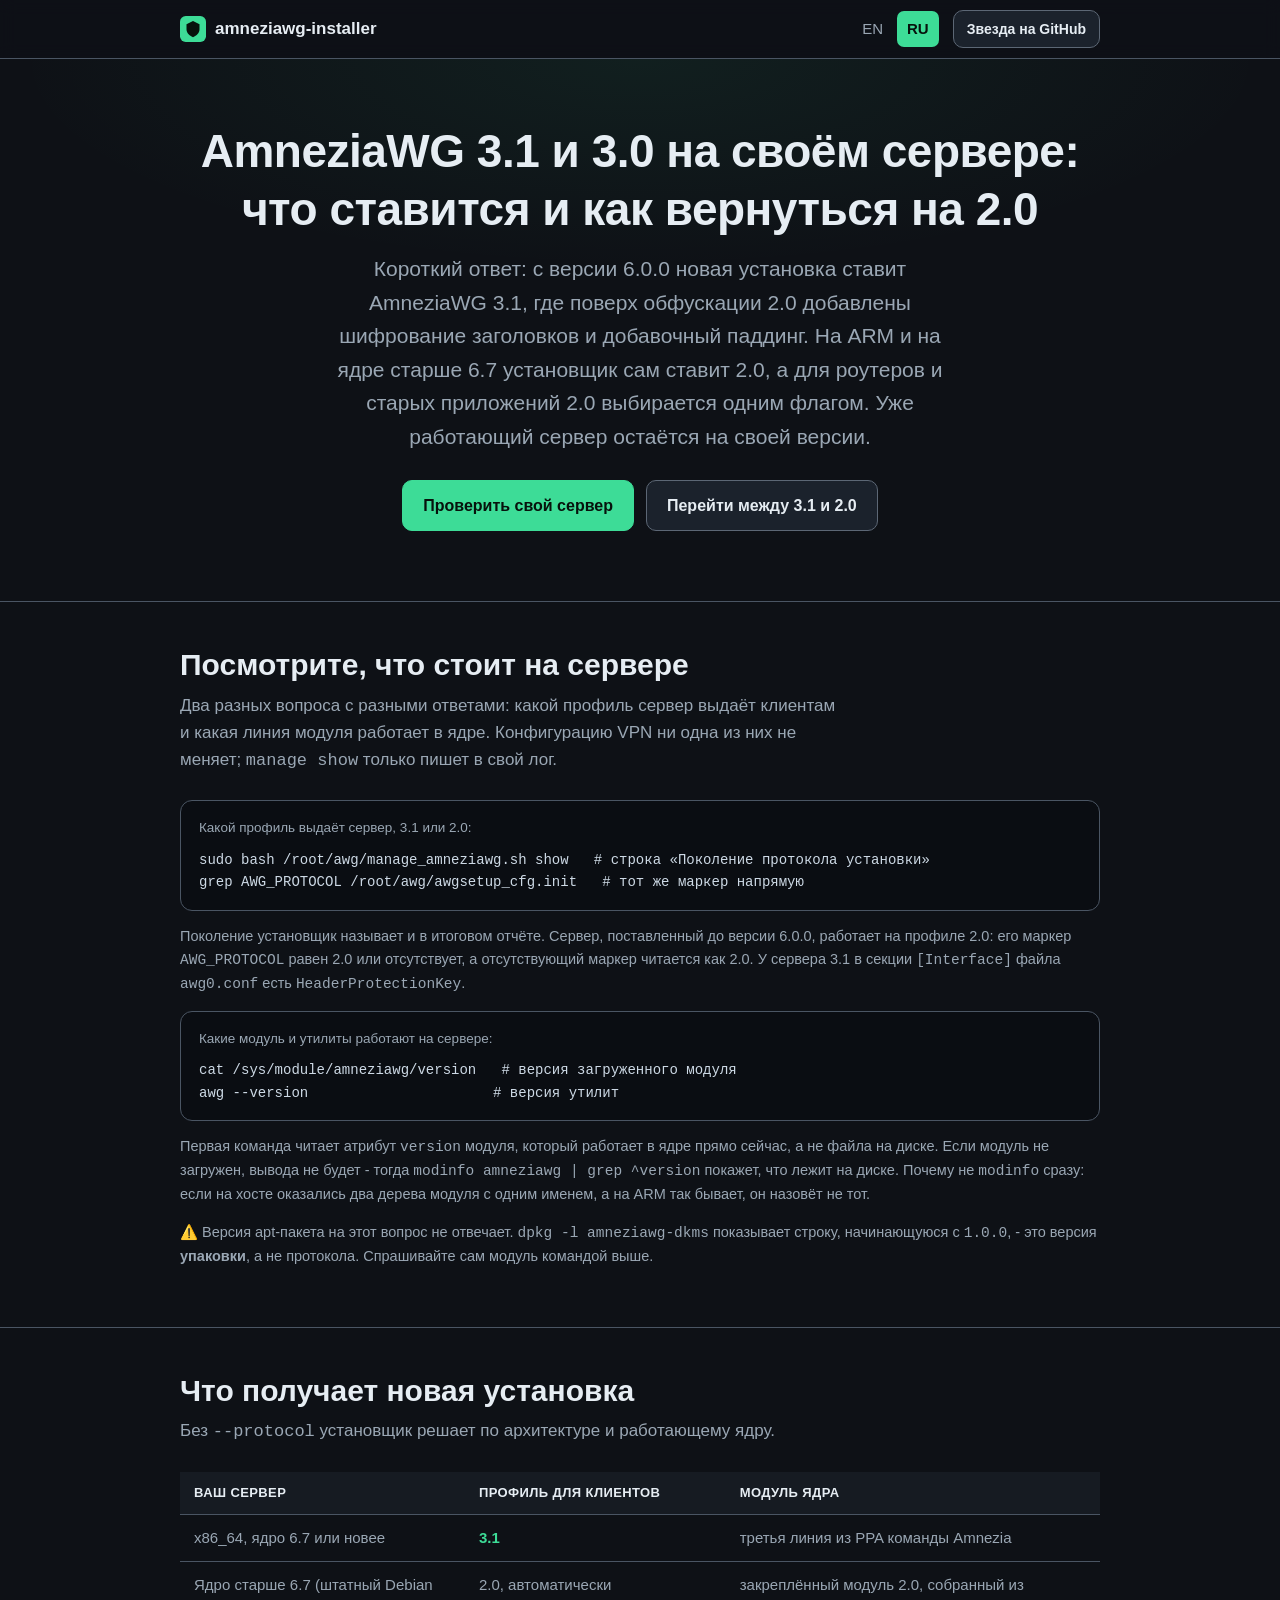
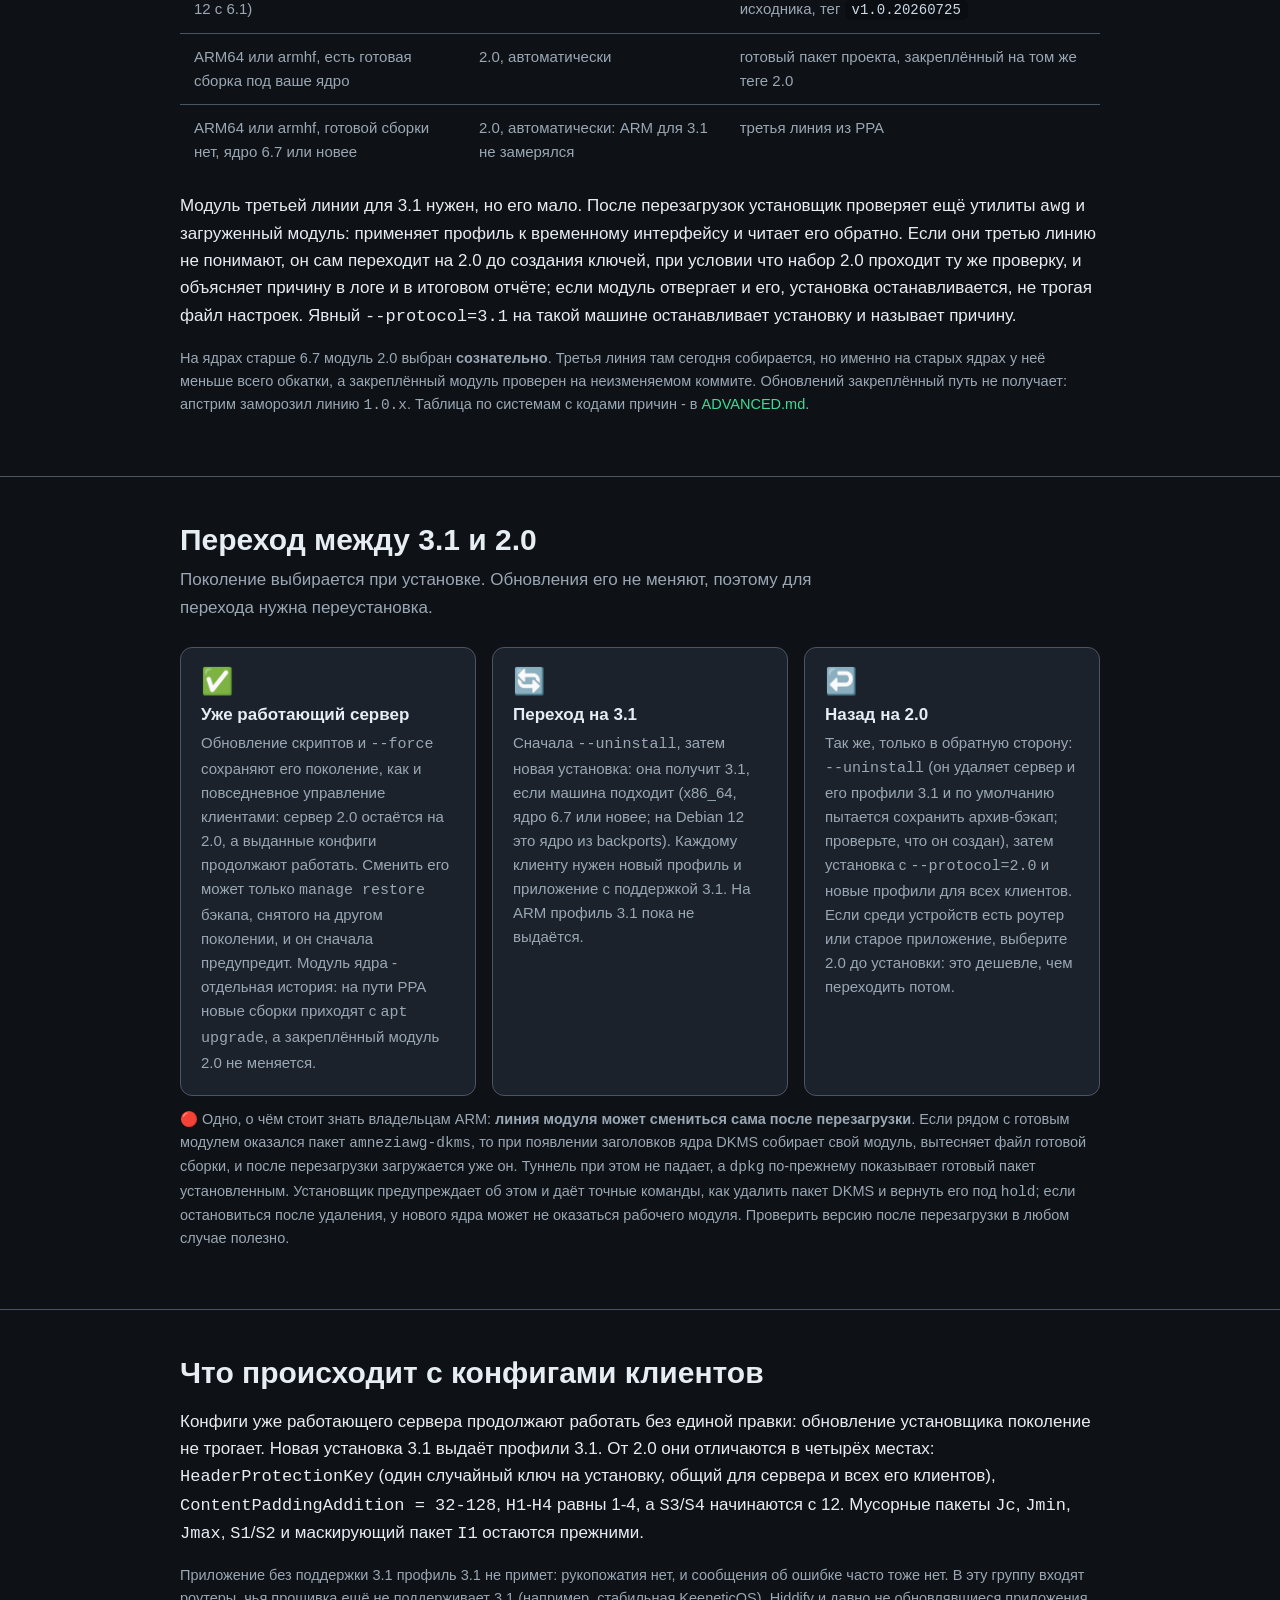
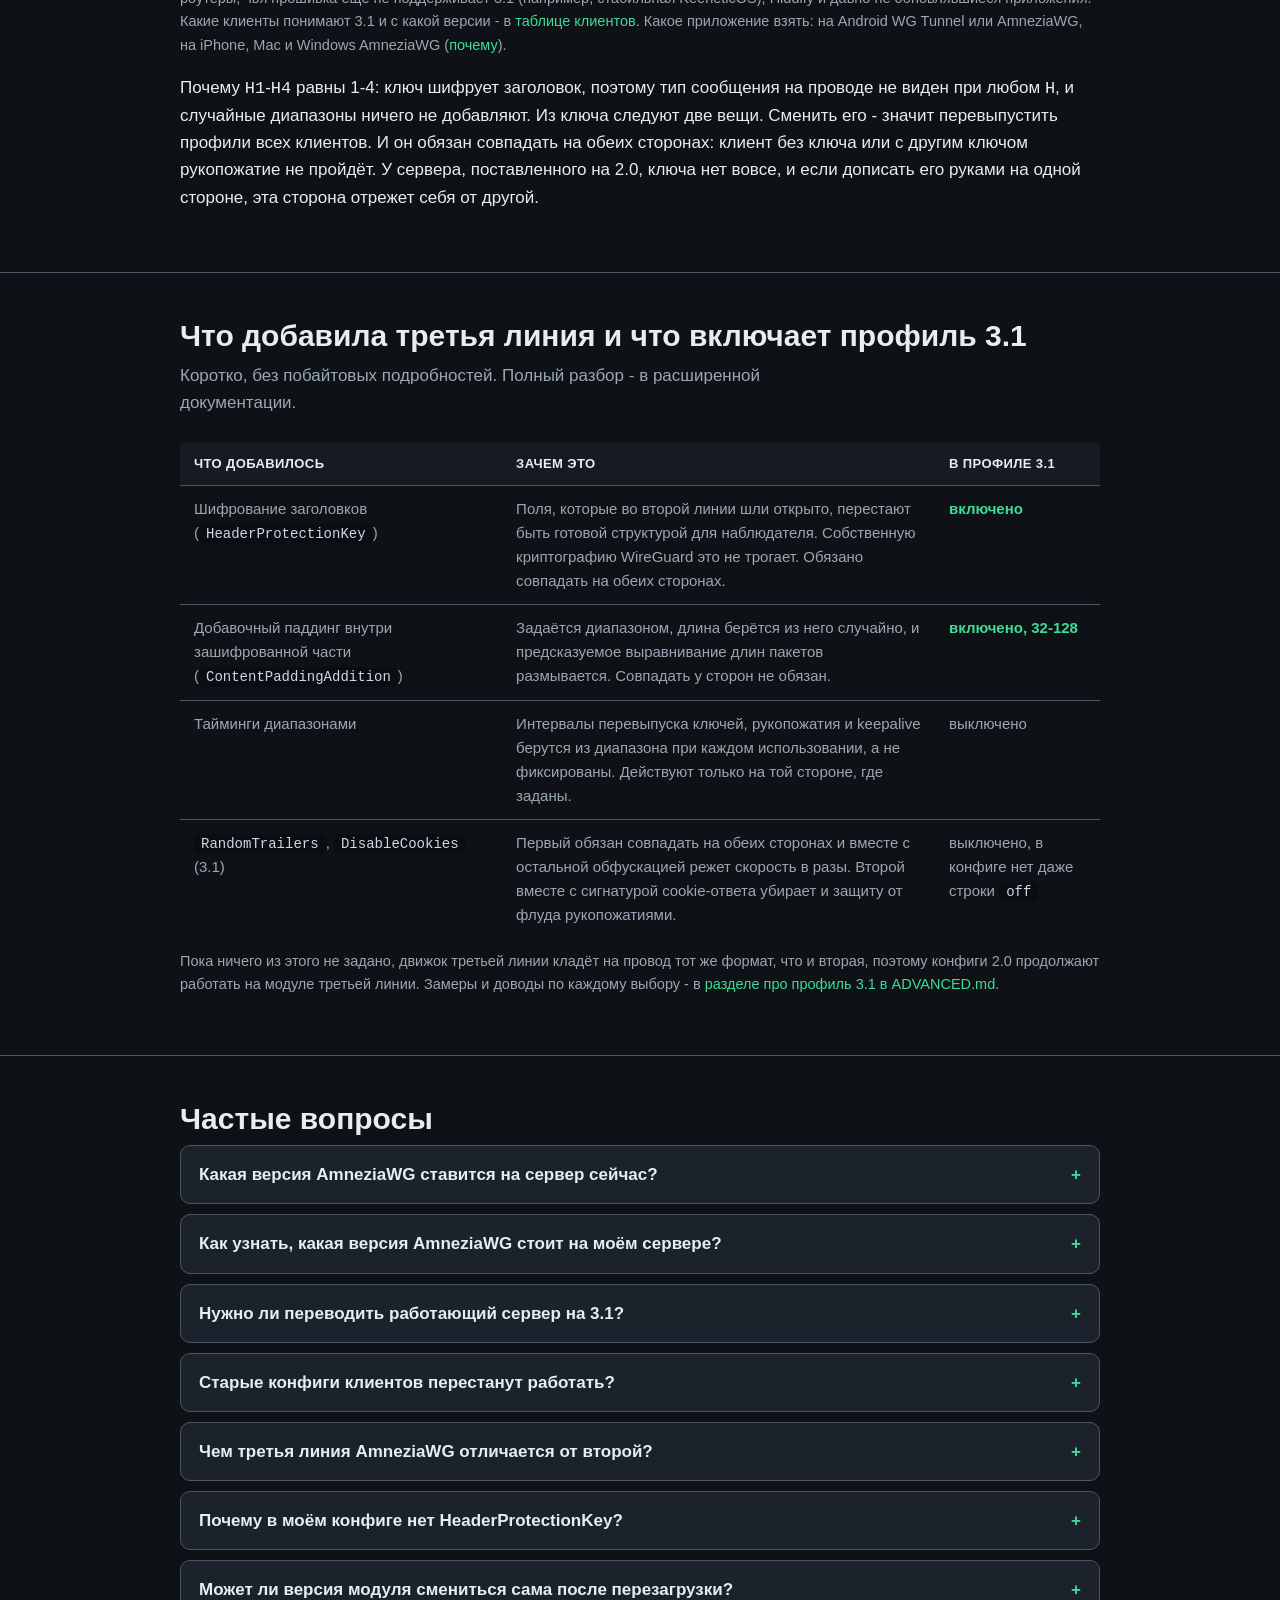
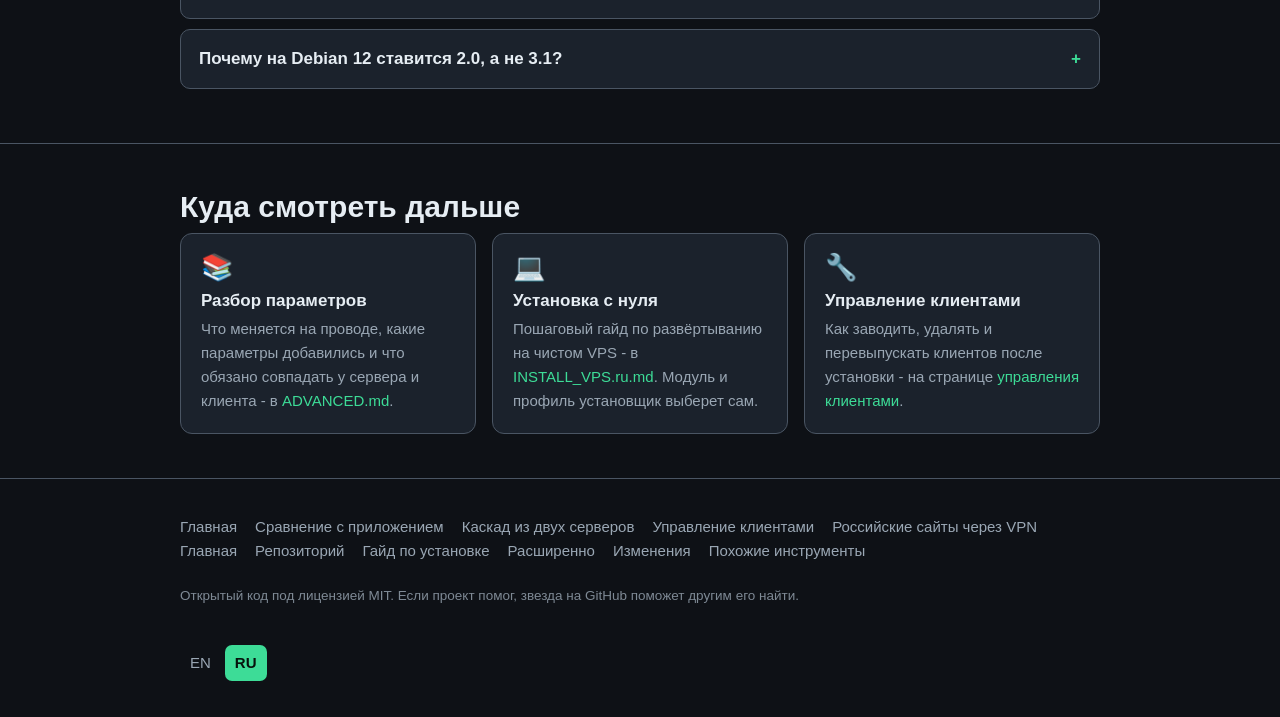
<file: ru/awg3/index.html>
<!DOCTYPE html>
<html lang="ru">
<head>
<meta charset="utf-8">
<meta name="viewport" content="width=device-width, initial-scale=1">
<title>AmneziaWG 3.1 и 3.0 на своём сервере: что ставится и как вернуться на 2.0</title>
<meta name="description" content="С версии 6.0.0 новая установка ставит AmneziaWG 3.1. Где вместо неё ставится 2.0, каким клиентам 2.0 нужен, как проверить, что стоит на сервере, и как перейти между 3.1 и 2.0.">
<link rel="canonical" href="https://bivlked.github.io/amneziawg-installer/ru/awg3/">
<link rel="alternate" hreflang="en" href="https://bivlked.github.io/amneziawg-installer/awg3/">
<link rel="alternate" hreflang="ru" href="https://bivlked.github.io/amneziawg-installer/ru/awg3/">
<link rel="alternate" hreflang="x-default" href="https://bivlked.github.io/amneziawg-installer/awg3/">
<meta property="og:type" content="article">
<meta property="og:title" content="AmneziaWG 3.1 и 3.0 на своём сервере: что ставится и как вернуться на 2.0">
<meta property="og:description" content="Новая установка ставит AmneziaWG 3.1, а 2.0 на ARM, старых ядрах или там, где этого требуют клиенты. Как проверить свой сервер и как перейти.">
<meta property="og:url" content="https://bivlked.github.io/amneziawg-installer/ru/awg3/">
<meta property="og:site_name" content="amneziawg-installer">
<meta property="og:image" content="https://bivlked.github.io/amneziawg-installer/assets/og-awg3-ru.png">
<meta property="og:image:width" content="1200">
<meta property="og:image:height" content="630">
<meta property="og:image:alt" content="AmneziaWG 3.1 или 2.0 на вашем сервере">
<meta property="og:locale" content="ru_RU">
<meta property="og:locale:alternate" content="en_US">
<meta name="twitter:card" content="summary_large_image">
<meta name="twitter:image" content="https://bivlked.github.io/amneziawg-installer/assets/og-awg3-ru.png">
<meta name="twitter:title" content="AmneziaWG 3.1 и 3.0 на своём сервере: что ставится и как вернуться на 2.0">
<meta name="twitter:description" content="Новая установка ставит AmneziaWG 3.1. Где вместо неё ставится 2.0 и как перейти.">
<meta name="theme-color" content="#0e1116">
<meta name="color-scheme" content="dark">
<link rel="icon" href="../../assets/favicon.svg" type="image/svg+xml">
<link rel="apple-touch-icon" href="../../assets/apple-touch-icon.png">
<link rel="stylesheet" href="../../assets/style.css">
<script type="application/ld+json">
{
  "@context": "https://schema.org",
  "@type": "FAQPage",
  "mainEntity": [
    { "@type": "Question", "name": "Какая версия AmneziaWG ставится на сервер сейчас?", "acceptedAnswer": { "@type": "Answer", "text": "С версии 6.0.0 новая установка ставит AmneziaWG 3.1 на x86_64 с ядром 6.7 или новее: шифрование заголовков (HeaderProtectionKey) и добавочный паддинг поверх обфускации 2.0. На ядре старше 6.7, например на штатном Debian 12 с 6.1, и на ARM установщик сам ставит 2.0 и объясняет причину. Так же он переходит на 2.0, если установленные утилиты awg или загруженный модуль не понимают третью линию, при условии что набор 2.0 проходит проверку; иначе останавливается и называет причину. --protocol=2.0 даёт новой установке профиль 2.0 на любой поддерживаемой системе." } },
    { "@type": "Question", "name": "Как узнать, какая версия AmneziaWG стоит на моём сервере?", "acceptedAnswer": { "@type": "Answer", "text": "Профиль, который выдаёт сервер, покажет sudo bash /root/awg/manage_amneziawg.sh show: в нём есть строка о поколении протокола установки, 3.1 или 2.0. Тот же маркер - AWG_PROTOCOL в /root/awg/awgsetup_cfg.init. Модуль покажет cat /sys/module/amneziawg/version - она читает модуль, загруженный в ядро, а не файл на диске; утилиты - awg --version. modinfo для этого не годится: если на хосте два дерева модуля с одним именем, он может назвать не тот, что работает." } },
    { "@type": "Question", "name": "Нужно ли переводить работающий сервер на 3.1?", "acceptedAnswer": { "@type": "Answer", "text": "Ничто к этому не вынуждает. Работающий сервер сохраняет поколение при обновлении скриптов, --force и повседневном управлении клиентами, и его клиенты продолжают работать. Чтобы перейти на 3.1, нужен --uninstall и новая установка на подходящей машине (x86_64, ядро 6.7 или новее), а затем новые профили для всех клиентов в приложениях с поддержкой 3.1. Если среди ваших устройств есть роутеры без поддержки 3.1, Hiddify или старые приложения, правильнее остаться на 2.0." } },
    { "@type": "Question", "name": "Старые конфиги клиентов перестанут работать?", "acceptedAnswer": { "@type": "Answer", "text": "Нет, из-за обновления не перестанут: установщик сохраняет поколение работающего сервера, и выданные конфиги работают без единой правки. Перестают они только тогда, когда вы меняете сам сервер: переустановка на другое поколение или переустановка с --preset, --jc, --jmin или --jmax. Тогда установщик заново генерирует набор обфускации и предупреждает, что выданные конфиги придётся заменить. Один --no-cps только убирает I1 и оставляет остальное, хотя установщик всё равно предложит перевыпустить профили, в которых есть I1." } },
    { "@type": "Question", "name": "Чем третья линия AmneziaWG отличается от второй?", "acceptedAnswer": { "@type": "Answer", "text": "Главное отличие - шифрование заголовков пакетов в тех полях, что во второй линии шли открыто. Добавились ещё добавочный паддинг внутри зашифрованной части и тайминги диапазоном, значение из которого берётся случайно при каждом использовании. Каждая возможность задаётся отдельно, и пока ни одна не задана, движок третьей линии кладёт на провод тот же формат, что и вторая. Профиль 3.1 включает первые две; тайминги, RandomTrailers и DisableCookies остаются выключенными." } },
    { "@type": "Question", "name": "Почему в моём конфиге нет HeaderProtectionKey?", "acceptedAnswer": { "@type": "Answer", "text": "Потому что сервер работает на профиле 2.0: он поставлен до версии 6.0.0, с --protocol=2.0 или на ARM либо ядре старше 6.7, где установщик ставит 2.0. Ключ задаётся на весь сервер и обязан совпадать на обеих сторонах: клиент без него или с другим ключом рукопожатие не пройдёт. Поэтому дописать его одному клиенту или одному серверу нельзя. Перевести сервер на 3.1 - это --uninstall, новая установка и новые профили для всех клиентов." } },
    { "@type": "Question", "name": "Может ли версия модуля смениться сама после перезагрузки?", "acceptedAnswer": { "@type": "Answer", "text": "На ARM линия модуля может. Если рядом с готовым модулем оказался пакет amneziawg-dkms, то при появлении заголовков ядра DKMS собирает свой модуль, вытесняет файл готовой сборки, и после перезагрузки загружается уже он. Туннель при этом не падает, а dpkg по-прежнему показывает готовый пакет установленным. Установщик предупреждает об этом и даёт точные команды, как удалить пакет DKMS и вернуть его под hold. Профиль, который выдаёт сервер, при этом не меняется: смена модуля его не трогает." } },
    { "@type": "Question", "name": "Почему на Debian 12 ставится 2.0, а не 3.1?", "acceptedAnswer": { "@type": "Answer", "text": "Это осознанное решение, а не техническое ограничение. Штатное ядро 6.1 старше 6.7, поэтому установщик собирает закреплённый модуль 2.0 и выдаёт профиль 2.0. Третья линия на ядре 6.1 сегодня собирается, но именно на старых ядрах у неё меньше всего обкатки, а закреплённый модуль проверен на неизменяемом коммите. С ядром 6.7 или новее из backports новая установка на Debian 12 может получить 3.1, если модуль и утилиты пройдут проверку установщика." } }
  ]
}
</script>
<script type="application/ld+json">
{
  "@context": "https://schema.org",
  "@type": "BreadcrumbList",
  "itemListElement": [
    { "@type": "ListItem", "position": 1, "name": "amneziawg-installer", "item": "https://bivlked.github.io/amneziawg-installer/ru/" },
    { "@type": "ListItem", "position": 2, "name": "Версии AmneziaWG", "item": "https://bivlked.github.io/amneziawg-installer/ru/awg3/" }
  ]
}
</script>
<script type="application/ld+json">
{
  "@context": "https://schema.org",
  "@type": "TechArticle",
  "headline": "AmneziaWG 3.1 и 3.0 на своём сервере: что ставится и как вернуться на 2.0",
  "description": "Что получает новая установка с версии 6.0.0, где вместо неё ставится AmneziaWG 2.0, как проверить поколение сервера и версию модуля и как перейти между 3.1 и 2.0.",
  "inLanguage": "ru",
  "image": "https://bivlked.github.io/amneziawg-installer/assets/og-awg3-ru.png",
  "datePublished": "2026-08-17",
  "dateModified": "2026-10-13",
  "author": { "@type": "Person", "name": "bivlked" },
  "publisher": { "@type": "Organization", "name": "amneziawg-installer", "logo": { "@type": "ImageObject", "url": "https://bivlked.github.io/amneziawg-installer/assets/apple-touch-icon.png" } },
  "mainEntityOfPage": "https://bivlked.github.io/amneziawg-installer/ru/awg3/",
  "isPartOf": "https://bivlked.github.io/amneziawg-installer/ru/"
}
</script>
</head>
<body>
<a class="skip-link" href="#main">К содержимому</a>

<header class="site-header">
  <div class="wrap">
    <a class="brand" href="/amneziawg-installer/ru/">
      <svg class="logo" viewBox="0 0 32 32" aria-hidden="true"><rect width="32" height="32" rx="7" fill="#3ddc97"/><path d="M16 6l8 4v6c0 5-3.4 8.2-8 10-4.6-1.8-8-5-8-10v-6l8-4z" fill="#07120c"/></svg>
      amneziawg-installer
    </a>
    <nav class="nav-right" aria-label="Навигация по сайту">
      <span class="lang-switch"><a aria-label="English" href="/amneziawg-installer/awg3/">EN</a><a class="active" aria-current="page" aria-label="Русский" href="/amneziawg-installer/ru/awg3/">RU</a></span>
      <a class="btn btn-sm" href="https://github.com/bivlked/amneziawg-installer">Звезда на GitHub</a>
    </nav>
  </div>
</header>

<main id="main">

<section class="hero">
  <div class="wrap">
    <h1>AmneziaWG 3.1 и 3.0 на своём сервере: что ставится и как вернуться на 2.0</h1>
    <p class="lede">Короткий ответ: с версии 6.0.0 новая установка ставит AmneziaWG 3.1, где поверх обфускации 2.0 добавлены шифрование заголовков и добавочный паддинг. На ARM и на ядре старше 6.7 установщик сам ставит 2.0, а для роутеров и старых приложений 2.0 выбирается одним флагом. Уже работающий сервер остаётся на своей версии.</p>
    <div class="cta-row">
      <a class="btn btn-primary" href="#check">Проверить свой сервер</a>
      <a class="btn" href="#upgrade">Перейти между 3.1 и 2.0</a>
    </div>
  </div>
</section>

<section id="check">
  <div class="wrap">
    <h2>Посмотрите, что стоит на сервере</h2>
    <p class="sub">Два разных вопроса с разными ответами: какой профиль сервер выдаёт клиентам и какая линия модуля работает в ядре. Конфигурацию VPN ни одна из них не меняет; <code>manage show</code> только пишет в свой лог.</p>
    <div class="codeblock">
      <p class="cap">Какой профиль выдаёт сервер, 3.1 или 2.0:</p>
      <pre>sudo bash /root/awg/manage_amneziawg.sh show   # строка «Поколение протокола установки»
grep AWG_PROTOCOL /root/awg/awgsetup_cfg.init   # тот же маркер напрямую</pre>
    </div>
    <p class="inline-note">Поколение установщик называет и в итоговом отчёте. Сервер, поставленный до версии 6.0.0, работает на профиле 2.0: его маркер <code>AWG_PROTOCOL</code> равен 2.0 или отсутствует, а отсутствующий маркер читается как 2.0. У сервера 3.1 в секции <code>[Interface]</code> файла <code>awg0.conf</code> есть <code>HeaderProtectionKey</code>.</p>
    <div class="codeblock">
      <p class="cap">Какие модуль и утилиты работают на сервере:</p>
      <pre>cat /sys/module/amneziawg/version   # версия загруженного модуля
awg --version                      # версия утилит</pre>
    </div>
    <p class="inline-note">Первая команда читает атрибут <code>version</code> модуля, который работает в ядре прямо сейчас, а не файла на диске. Если модуль не загружен, вывода не будет - тогда <code>modinfo amneziawg | grep ^version</code> покажет, что лежит на диске. Почему не <code>modinfo</code> сразу: если на хосте оказались два дерева модуля с одним именем, а на ARM так бывает, он назовёт не тот.</p>
    <p class="inline-note">⚠️ Версия apt-пакета на этот вопрос не отвечает. <code>dpkg -l amneziawg-dkms</code> показывает строку, начинающуюся с <code>1.0.0</code>, - это версия <strong>упаковки</strong>, а не протокола. Спрашивайте сам модуль командой выше.</p>
  </div>
</section>

<section id="lines">
  <div class="wrap">
    <h2>Что получает новая установка</h2>
    <p class="sub">Без <code>--protocol</code> установщик решает по архитектуре и работающему ядру.</p>
    <div class="tablewrap">
      <table class="dtable">
        <thead><tr><th>Ваш сервер</th><th>Профиль для клиентов</th><th>Модуль ядра</th></tr></thead>
        <tbody>
          <tr><td>x86_64, ядро 6.7 или новее</td><td class="y">3.1</td><td>третья линия из PPA команды Amnezia</td></tr>
          <tr><td>Ядро старше 6.7 (штатный Debian 12 с 6.1)</td><td>2.0, автоматически</td><td>закреплённый модуль 2.0, собранный из исходника, тег <code>v1.0.20260725</code></td></tr>
          <tr><td>ARM64 или armhf, есть готовая сборка под ваше ядро</td><td>2.0, автоматически</td><td>готовый пакет проекта, закреплённый на том же теге 2.0</td></tr>
          <tr><td>ARM64 или armhf, готовой сборки нет, ядро 6.7 или новее</td><td>2.0, автоматически: ARM для 3.1 не замерялся</td><td>третья линия из PPA</td></tr>
        </tbody>
      </table>
    </div>
    <p>Модуль третьей линии для 3.1 нужен, но его мало. После перезагрузок установщик проверяет ещё утилиты <code>awg</code> и загруженный модуль: применяет профиль к временному интерфейсу и читает его обратно. Если они третью линию не понимают, он сам переходит на 2.0 до создания ключей, при условии что набор 2.0 проходит ту же проверку, и объясняет причину в логе и в итоговом отчёте; если модуль отвергает и его, установка останавливается, не трогая файл настроек. Явный <code>--protocol=3.1</code> на такой машине останавливает установку и называет причину.</p>
    <p class="inline-note">На ядрах старше 6.7 модуль 2.0 выбран <strong>сознательно</strong>. Третья линия там сегодня собирается, но именно на старых ядрах у неё меньше всего обкатки, а закреплённый модуль проверен на неизменяемом коммите. Обновлений закреплённый путь не получает: апстрим заморозил линию <code>1.0.x</code>. Таблица по системам с кодами причин - в <a href="https://github.com/bivlked/amneziawg-installer/blob/main/ADVANCED.md#awg3-fallback-adv">ADVANCED.md</a>.</p>
  </div>
</section>

<section id="upgrade">
  <div class="wrap">
    <h2>Переход между 3.1 и 2.0</h2>
    <p class="sub">Поколение выбирается при установке. Обновления его не меняют, поэтому для перехода нужна переустановка.</p>
    <div class="grid">
      <div class="card">
        <div class="ico" aria-hidden="true">&#9989;</div>
        <h3>Уже работающий сервер</h3>
        <p>Обновление скриптов и <code>--force</code> сохраняют его поколение, как и повседневное управление клиентами: сервер 2.0 остаётся на 2.0, а выданные конфиги продолжают работать. Сменить его может только <code>manage restore</code> бэкапа, снятого на другом поколении, и он сначала предупредит. Модуль ядра - отдельная история: на пути PPA новые сборки приходят с <code>apt upgrade</code>, а закреплённый модуль 2.0 не меняется.</p>
      </div>
      <div class="card">
        <div class="ico" aria-hidden="true">&#128260;</div>
        <h3>Переход на 3.1</h3>
        <p>Сначала <code>--uninstall</code>, затем новая установка: она получит 3.1, если машина подходит (x86_64, ядро 6.7 или новее; на Debian 12 это ядро из backports). Каждому клиенту нужен новый профиль и приложение с поддержкой 3.1. На ARM профиль 3.1 пока не выдаётся.</p>
      </div>
      <div class="card">
        <div class="ico" aria-hidden="true">&#8617;&#65039;</div>
        <h3>Назад на 2.0</h3>
        <p>Так же, только в обратную сторону: <code>--uninstall</code> (он удаляет сервер и его профили 3.1 и по умолчанию пытается сохранить архив-бэкап; проверьте, что он создан), затем установка с <code>--protocol=2.0</code> и новые профили для всех клиентов. Если среди устройств есть роутер или старое приложение, выберите 2.0 до установки: это дешевле, чем переходить потом.</p>
      </div>
    </div>
    <p class="inline-note">🔴 Одно, о чём стоит знать владельцам ARM: <strong>линия модуля может смениться сама после перезагрузки</strong>. Если рядом с готовым модулем оказался пакет <code>amneziawg-dkms</code>, то при появлении заголовков ядра DKMS собирает свой модуль, вытесняет файл готовой сборки, и после перезагрузки загружается уже он. Туннель при этом не падает, а <code>dpkg</code> по-прежнему показывает готовый пакет установленным. Установщик предупреждает об этом и даёт точные команды, как удалить пакет DKMS и вернуть его под <code>hold</code>; если остановиться после удаления, у нового ядра может не оказаться рабочего модуля. Проверить версию после перезагрузки в любом случае полезно.</p>
  </div>
</section>

<section id="configs">
  <div class="wrap">
    <h2>Что происходит с конфигами клиентов</h2>
    <p>Конфиги уже работающего сервера продолжают работать без единой правки: обновление установщика поколение не трогает. Новая установка 3.1 выдаёт профили 3.1. От 2.0 они отличаются в четырёх местах: <code>HeaderProtectionKey</code> (один случайный ключ на установку, общий для сервера и всех его клиентов), <code>ContentPaddingAddition = 32-128</code>, <code>H1</code>-<code>H4</code> равны 1-4, а <code>S3</code>/<code>S4</code> начинаются с 12. Мусорные пакеты <code>Jc</code>, <code>Jmin</code>, <code>Jmax</code>, <code>S1</code>/<code>S2</code> и маскирующий пакет <code>I1</code> остаются прежними.</p>
    <p class="inline-note">Приложение без поддержки 3.1 профиль 3.1 не примет: рукопожатия нет, и сообщения об ошибке часто тоже нет. В эту группу входят роутеры, чья прошивка ещё не поддерживает 3.1 (например, стабильная KeeneticOS), Hiddify и давно не обновлявшиеся приложения. Какие клиенты понимают 3.1 и с какой версии - в <a href="https://github.com/bivlked/amneziawg-installer/blob/main/ADVANCED.md#client-gen-adv">таблице клиентов</a>. Какое приложение взять: на Android WG Tunnel или AmneziaWG, на iPhone, Mac и Windows AmneziaWG (<a href="https://github.com/bivlked/amneziawg-installer/blob/main/ADVANCED.md#faq-which-client-adv">почему</a>).</p>
    <p>Почему <code>H1</code>-<code>H4</code> равны 1-4: ключ шифрует заголовок, поэтому тип сообщения на проводе не виден при любом <code>H</code>, и случайные диапазоны ничего не добавляют. Из ключа следуют две вещи. Сменить его - значит перевыпустить профили всех клиентов. И он обязан совпадать на обеих сторонах: клиент без ключа или с другим ключом рукопожатие не пройдёт. У сервера, поставленного на 2.0, ключа нет вовсе, и если дописать его руками на одной стороне, эта сторона отрежет себя от другой.</p>
  </div>
</section>

<section id="whats-new">
  <div class="wrap">
    <h2>Что добавила третья линия и что включает профиль 3.1</h2>
    <p class="sub">Коротко, без побайтовых подробностей. Полный разбор - в расширенной документации.</p>
    <div class="tablewrap">
      <table class="dtable">
        <thead><tr><th>Что добавилось</th><th>Зачем это</th><th>В профиле 3.1</th></tr></thead>
        <tbody>
          <tr><td>Шифрование заголовков (<code>HeaderProtectionKey</code>)</td><td>Поля, которые во второй линии шли открыто, перестают быть готовой структурой для наблюдателя. Собственную криптографию WireGuard это не трогает. Обязано совпадать на обеих сторонах.</td><td class="y">включено</td></tr>
          <tr><td>Добавочный паддинг внутри зашифрованной части (<code>ContentPaddingAddition</code>)</td><td>Задаётся диапазоном, длина берётся из него случайно, и предсказуемое выравнивание длин пакетов размывается. Совпадать у сторон не обязан.</td><td class="y">включено, 32-128</td></tr>
          <tr><td>Тайминги диапазонами</td><td>Интервалы перевыпуска ключей, рукопожатия и keepalive берутся из диапазона при каждом использовании, а не фиксированы. Действуют только на той стороне, где заданы.</td><td>выключено</td></tr>
          <tr><td><code>RandomTrailers</code>, <code>DisableCookies</code> (3.1)</td><td>Первый обязан совпадать на обеих сторонах и вместе с остальной обфускацией режет скорость в разы. Второй вместе с сигнатурой cookie-ответа убирает и защиту от флуда рукопожатиями.</td><td>выключено, в конфиге нет даже строки <code>off</code></td></tr>
        </tbody>
      </table>
    </div>
    <p class="inline-note">Пока ничего из этого не задано, движок третьей линии кладёт на провод тот же формат, что и вторая, поэтому конфиги 2.0 продолжают работать на модуле третьей линии. Замеры и доводы по каждому выбору - в <a href="https://github.com/bivlked/amneziawg-installer/blob/main/ADVANCED.md#awg3-not-yet-adv">разделе про профиль 3.1 в ADVANCED.md</a>.</p>
  </div>
</section>

<section id="faq">
  <div class="wrap">
    <h2>Частые вопросы</h2>
    <div class="faq">
      <details><summary>Какая версия AmneziaWG ставится на сервер сейчас?</summary><div class="answer">С версии 6.0.0 новая установка ставит AmneziaWG 3.1 на x86_64 с ядром 6.7 или новее: шифрование заголовков (<code>HeaderProtectionKey</code>) и добавочный паддинг поверх обфускации 2.0. На ядре старше 6.7, например на штатном Debian 12 с 6.1, и на ARM установщик сам ставит 2.0 и объясняет причину. Так же он переходит на 2.0, если установленные утилиты <code>awg</code> или загруженный модуль не понимают третью линию, при условии что набор 2.0 проходит проверку; иначе останавливается и называет причину. <code>--protocol=2.0</code> даёт новой установке профиль 2.0 на любой поддерживаемой системе.</div></details>
      <details><summary>Как узнать, какая версия AmneziaWG стоит на моём сервере?</summary><div class="answer">Профиль, который выдаёт сервер, покажет <code>sudo bash /root/awg/manage_amneziawg.sh show</code>: в нём есть строка о поколении протокола установки, 3.1 или 2.0. Тот же маркер - <code>AWG_PROTOCOL</code> в <code>/root/awg/awgsetup_cfg.init</code>. Модуль покажет <code>cat /sys/module/amneziawg/version</code> - она читает модуль, загруженный в ядро, а не файл на диске; утилиты - <code>awg --version</code>. <code>modinfo</code> для этого не годится: если на хосте два дерева модуля с одним именем, он может назвать не тот, что работает.</div></details>
      <details><summary>Нужно ли переводить работающий сервер на 3.1?</summary><div class="answer">Ничто к этому не вынуждает. Работающий сервер сохраняет поколение при обновлении скриптов, <code>--force</code> и повседневном управлении клиентами, и его клиенты продолжают работать. Чтобы перейти на 3.1, нужен <code>--uninstall</code> и новая установка на подходящей машине (x86_64, ядро 6.7 или новее), а затем новые профили для всех клиентов в приложениях с поддержкой 3.1. Если среди ваших устройств есть роутеры без поддержки 3.1, Hiddify или старые приложения, правильнее остаться на 2.0.</div></details>
      <details><summary>Старые конфиги клиентов перестанут работать?</summary><div class="answer">Нет, из-за обновления не перестанут: установщик сохраняет поколение работающего сервера, и выданные конфиги работают без единой правки. Перестают они только тогда, когда вы меняете сам сервер: переустановка на другое поколение или переустановка с <code>--preset</code>, <code>--jc</code>, <code>--jmin</code> или <code>--jmax</code>. Тогда установщик заново генерирует набор обфускации и предупреждает, что выданные конфиги придётся заменить. Один <code>--no-cps</code> только убирает <code>I1</code> и оставляет остальное, хотя установщик всё равно предложит перевыпустить профили, в которых есть <code>I1</code>.</div></details>
      <details><summary>Чем третья линия AmneziaWG отличается от второй?</summary><div class="answer">Главное отличие - шифрование заголовков пакетов в тех полях, что во второй линии шли открыто. Добавились ещё добавочный паддинг внутри зашифрованной части и тайминги диапазоном, значение из которого берётся случайно при каждом использовании. Каждая возможность задаётся отдельно, и пока ни одна не задана, движок третьей линии кладёт на провод тот же формат, что и вторая. Профиль 3.1 включает первые две; тайминги, <code>RandomTrailers</code> и <code>DisableCookies</code> остаются выключенными.</div></details>
      <details><summary>Почему в моём конфиге нет HeaderProtectionKey?</summary><div class="answer">Потому что сервер работает на профиле 2.0: он поставлен до версии 6.0.0, с <code>--protocol=2.0</code> или на ARM либо ядре старше 6.7, где установщик ставит 2.0. Ключ задаётся на весь сервер и обязан совпадать на обеих сторонах: клиент без него или с другим ключом рукопожатие не пройдёт. Поэтому дописать его одному клиенту или одному серверу нельзя. Перевести сервер на 3.1 - это <code>--uninstall</code>, новая установка и новые профили для всех клиентов.</div></details>
      <details><summary>Может ли версия модуля смениться сама после перезагрузки?</summary><div class="answer">На ARM линия модуля может. Если рядом с готовым модулем оказался пакет <code>amneziawg-dkms</code>, то при появлении заголовков ядра DKMS собирает свой модуль, вытесняет файл готовой сборки, и после перезагрузки загружается уже он. Туннель при этом не падает, а dpkg по-прежнему показывает готовый пакет установленным. Установщик предупреждает об этом и даёт точные команды, как удалить пакет DKMS и вернуть его под hold. Профиль, который выдаёт сервер, при этом не меняется: смена модуля его не трогает.</div></details>
      <details><summary>Почему на Debian 12 ставится 2.0, а не 3.1?</summary><div class="answer">Это осознанное решение, а не техническое ограничение. Штатное ядро 6.1 старше 6.7, поэтому установщик собирает закреплённый модуль 2.0 и выдаёт профиль 2.0. Третья линия на ядре 6.1 сегодня собирается, но именно на старых ядрах у неё меньше всего обкатки, а закреплённый модуль проверен на неизменяемом коммите. С ядром 6.7 или новее из backports новая установка на Debian 12 может получить 3.1, если модуль и утилиты пройдут проверку установщика.</div></details>
    </div>
  </div>
</section>
<section id="more">
  <div class="wrap">
    <h2>Куда смотреть дальше</h2>
    <div class="grid">
      <div class="card">
        <div class="ico" aria-hidden="true">&#128218;</div>
        <h3>Разбор параметров</h3>
        <p>Что меняется на проводе, какие параметры добавились и что обязано совпадать у сервера и клиента - в <a href="https://github.com/bivlked/amneziawg-installer/blob/main/ADVANCED.md#awg3-adv">ADVANCED.md</a>.</p>
      </div>
      <div class="card">
        <div class="ico" aria-hidden="true">&#128187;</div>
        <h3>Установка с нуля</h3>
        <p>Пошаговый гайд по развёртыванию на чистом VPS - в <a href="https://github.com/bivlked/amneziawg-installer/blob/main/INSTALL_VPS.ru.md">INSTALL_VPS.ru.md</a>. Модуль и профиль установщик выберет сам.</p>
      </div>
      <div class="card">
        <div class="ico" aria-hidden="true">&#128295;</div>
        <h3>Управление клиентами</h3>
        <p>Как заводить, удалять и перевыпускать клиентов после установки - на странице <a href="/amneziawg-installer/ru/manage/">управления клиентами</a>.</p>
      </div>
    </div>
  </div>
</section>

</main>

<footer class="site-footer">
  <div class="wrap">
    <div class="cols">
      <div>
        <div class="foot-links">
          <a href="/amneziawg-installer/ru/">Главная</a>
          <a href="/amneziawg-installer/ru/compare/">Сравнение с приложением</a>
          <a href="/amneziawg-installer/ru/cascade/">Каскад из двух серверов</a>
          <a href="/amneziawg-installer/ru/manage/">Управление клиентами</a>
          <a href="/amneziawg-installer/ru/warp-ru/">Российские сайты через VPN</a>
        </div>
        <div class="foot-links">
          <a href="/amneziawg-installer/ru/">Главная</a>
          <a href="https://github.com/bivlked/amneziawg-installer">Репозиторий</a>
          <a href="https://github.com/bivlked/amneziawg-installer/blob/main/INSTALL_VPS.ru.md">Гайд по установке</a>
          <a href="https://github.com/bivlked/amneziawg-installer/blob/main/ADVANCED.md">Расширенно</a>
          <a href="https://github.com/bivlked/amneziawg-installer/blob/main/CHANGELOG.md">Изменения</a>
          <a href="https://github.com/bivlked/amneziawg-installer#similar-tools">Похожие инструменты</a>
        </div>
        <p class="note">Открытый код под лицензией MIT. Если проект помог, звезда на GitHub поможет другим его найти.</p>
      </div>
      <div class="lang-switch"><a aria-label="English" href="/amneziawg-installer/awg3/">EN</a> <a class="active" aria-current="page" aria-label="Русский" href="/amneziawg-installer/ru/awg3/">RU</a></div>
    </div>
  </div>
</footer>

</body>
</html>
</file>
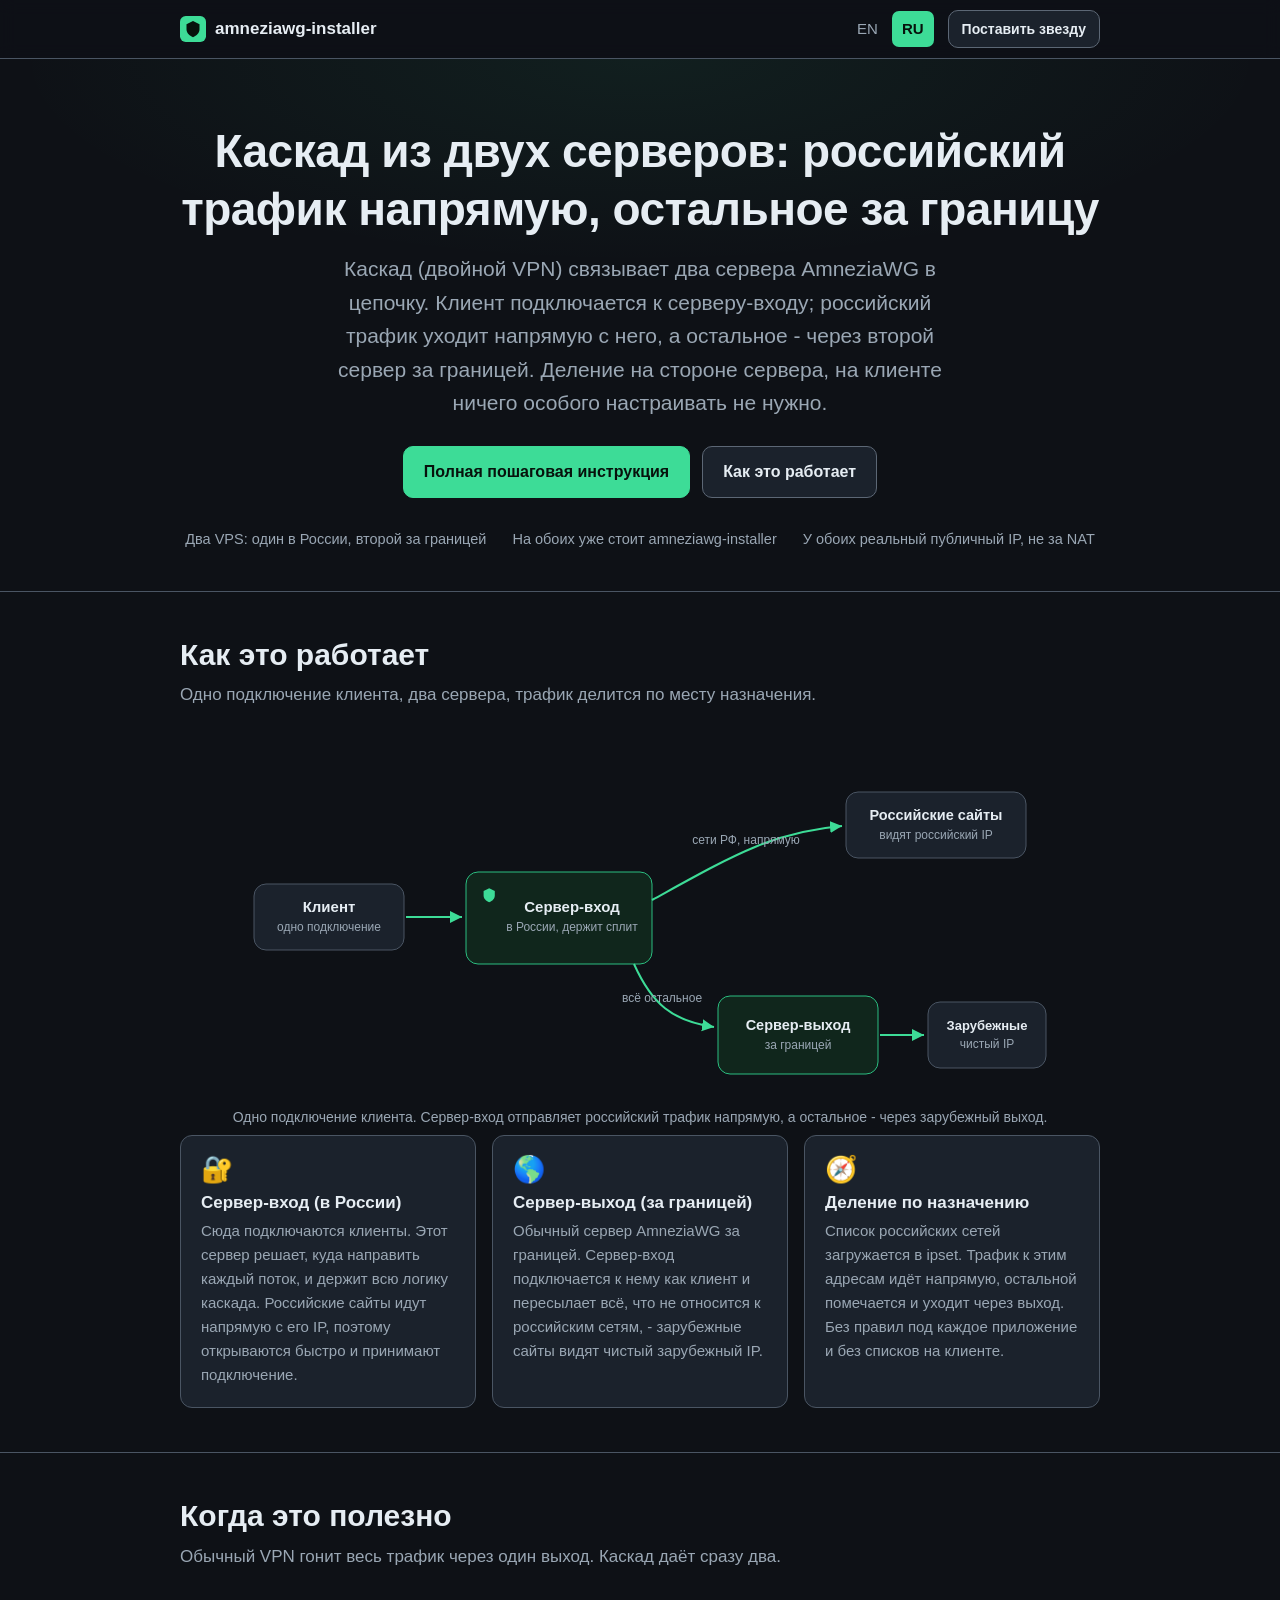
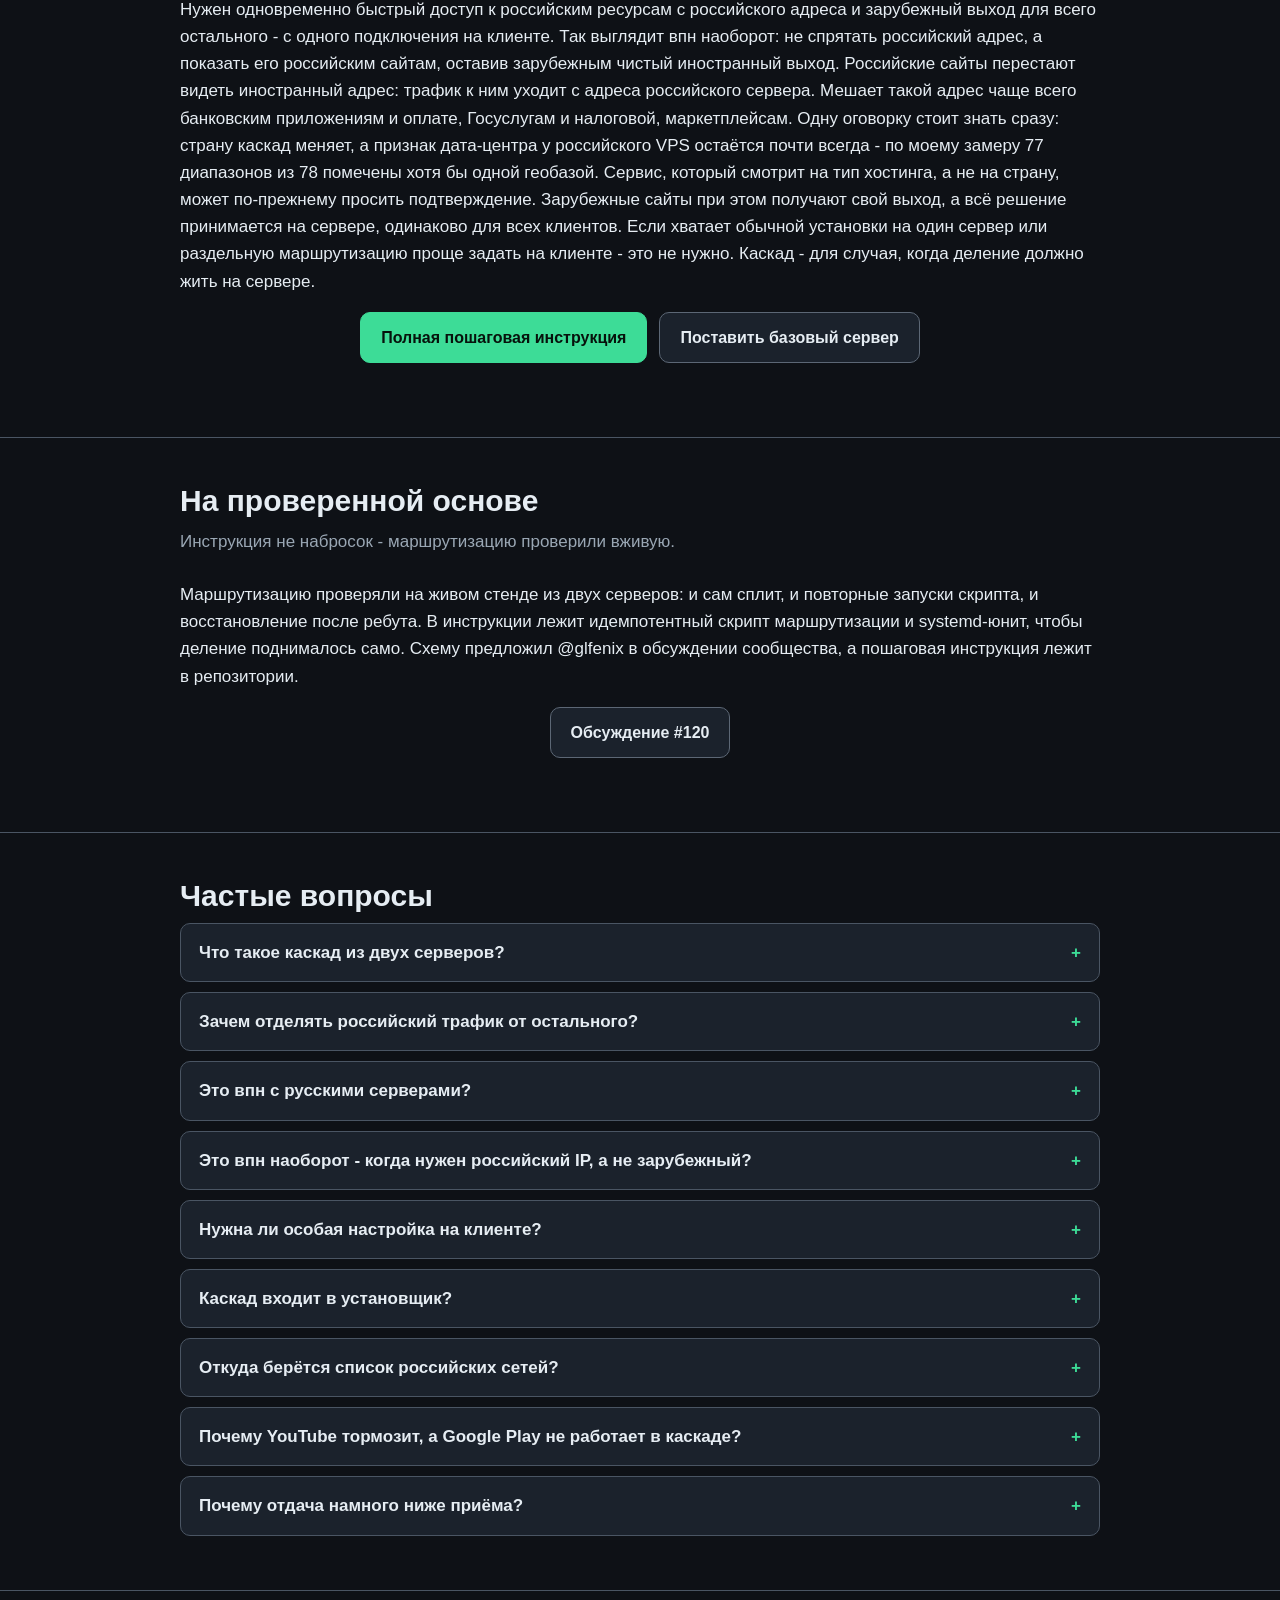
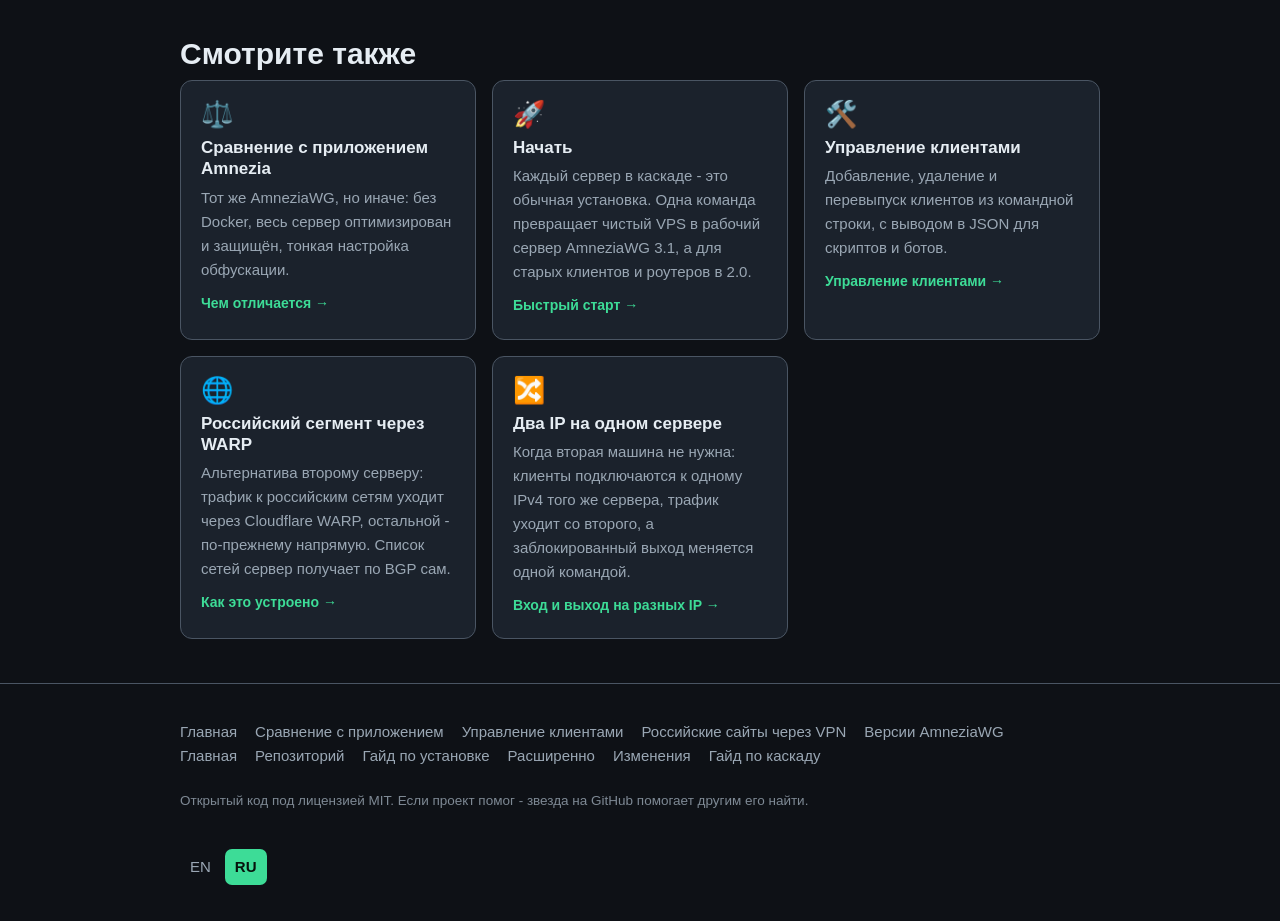
<file: ru/cascade/index.html>
<!DOCTYPE html>
<html lang="ru">
<head>
<meta charset="utf-8">
<meta name="viewport" content="width=device-width, initial-scale=1">
<title>Каскадный VPN из двух серверов: российский трафик напрямую</title>
<meta name="description" content="Каскадный VPN из двух серверов (двойной VPN) на AmneziaWG: российские сайты открываются с российского IP, остальное уходит через зарубежный выход. Нужны два VPS.">
<link rel="canonical" href="https://bivlked.github.io/amneziawg-installer/ru/cascade/">
<link rel="alternate" hreflang="en" href="https://bivlked.github.io/amneziawg-installer/cascade/">
<link rel="alternate" hreflang="ru" href="https://bivlked.github.io/amneziawg-installer/ru/cascade/">
<link rel="alternate" hreflang="x-default" href="https://bivlked.github.io/amneziawg-installer/cascade/">
<meta property="og:type" content="article">
<meta property="og:title" content="Каскад из двух серверов: российский трафик напрямую, остальное за границу">
<meta property="og:description" content="Каскад (двойной VPN) на AmneziaWG с раздельной маршрутизацией на сервере: российский трафик напрямую, остальное через зарубежный выход.">
<meta property="og:url" content="https://bivlked.github.io/amneziawg-installer/ru/cascade/">
<meta property="og:site_name" content="amneziawg-installer">
<meta property="og:image" content="https://bivlked.github.io/amneziawg-installer/assets/og-cascade-ru.png">
<meta property="og:image:width" content="1200">
<meta property="og:image:height" content="630">
<meta property="og:image:alt" content="Каскад из двух серверов AmneziaWG: российский трафик напрямую, остальное за границу">
<meta property="og:locale" content="ru_RU">
<meta property="og:locale:alternate" content="en_US">
<meta name="twitter:card" content="summary_large_image">
<meta name="twitter:image" content="https://bivlked.github.io/amneziawg-installer/assets/og-cascade-ru.png">
<meta name="twitter:title" content="Каскад из двух серверов: российский трафик напрямую, остальное за границу">
<meta name="twitter:description" content="Каскад (двойной VPN) на AmneziaWG с раздельной маршрутизацией на сервере.">
<meta name="theme-color" content="#0e1116">
<meta name="color-scheme" content="dark">
<link rel="icon" href="../../assets/favicon.svg" type="image/svg+xml">
<link rel="apple-touch-icon" href="../../assets/apple-touch-icon.png">
<link rel="stylesheet" href="../../assets/style.css">
<script type="application/ld+json">
{
  "@context": "https://schema.org",
  "@type": "FAQPage",
  "mainEntity": [
    { "@type": "Question", "name": "Что такое каскад из двух серверов?", "acceptedAnswer": { "@type": "Answer", "text": "Это два сервера, соединённые в цепочку (иногда называют двойным VPN). Клиент подключается к серверу-входу, а тот пересылает часть трафика через второй сервер-выход. Здесь деление идёт по месту назначения: российские сети уходят напрямую с сервера-входа, остальное - через зарубежный выход." } },
    { "@type": "Question", "name": "Зачем отделять российский трафик от остального?", "acceptedAnswer": { "@type": "Answer", "text": "Чтобы российские сайты открывались с российского IP без крюка через заграницу и без отказа иностранным адресам, а зарубежные сайты шли через чистый зарубежный выход. И то и другое - с одного подключения на клиенте." } },
    { "@type": "Question", "name": "Это впн с русскими серверами?", "acceptedAnswer": { "@type": "Answer", "text": "Да, если понимать под этим VPN, у которого есть выход через сервер в России. В каскаде серверов два: российский принимает подключение и отдаёт российским сайтам свой российский адрес, зарубежный уводит остальной трафик. Схема с одним сервером и Cloudflare WARP обходится дешевле, но российского адреса не даёт - сайт увидит адрес Cloudflare." } },
    { "@type": "Question", "name": "Это впн наоборот - когда нужен российский IP, а не зарубежный?", "acceptedAnswer": { "@type": "Answer", "text": "Да, если понимать под этим VPN, который отдаёт сайту российский адрес вместо иностранного. Обычный VPN уводит весь трафик за границу, и российские сервисы видят чужую страну; каскад разворачивает наоборот только часть - к российским сетям трафик уходит с адреса сервера-входа в России, а всё остальное через зарубежный выход. Если зарубежный выход не нужен совсем, второй сервер держать незачем: хватит одной обычной установки на российском VPS." } },
    { "@type": "Question", "name": "Нужна ли особая настройка на клиенте?", "acceptedAnswer": { "@type": "Answer", "text": "Нет, деление целиком на сервере-входе. Клиенты добавляются как обычно и не требуют особой настройки - они просто подключаются к серверу-входу." } },
    { "@type": "Question", "name": "Каскад входит в установщик?", "acceptedAnswer": { "@type": "Answer", "text": "Нет, каскад из нескольких серверов - это отдельная ручная настройка поверх двух обычных установок amneziawg-installer. Есть пошаговая инструкция с проверенным скриптом маршрутизации и systemd-юнитом для автозапуска после перезагрузки." } },
    { "@type": "Question", "name": "Откуда берётся список российских сетей?", "acceptedAnswer": { "@type": "Answer", "text": "Из агрегированной зоны российских IP (ipdeny), загружается в ipset. Трафик к этим сетям идёт напрямую, остальное помечается и уходит через зарубежный выход. Список периодически обновляется." } },
    { "@type": "Question", "name": "Почему YouTube тормозит, а Google Play не работает в каскаде?", "acceptedAnswer": { "@type": "Answer", "text": "Часть узлов Google и YouTube (их кэши и CDN) размещена на российских IP и попадает в список российских сетей, поэтому соединение с ними уходит напрямую через сервер-вход, и Google видит российский адрес. Подмена DNS надёжно не помогает: сети Google во многом общие. Чтобы Google и YouTube всегда шли через зарубежный выход, их сети (не только AS15169 - кэш-узлы GGC часто лежат в сетях провайдеров) нужно пометить до правила RETURN или исключить из списка российских сетей." } },
    { "@type": "Question", "name": "Почему отдача намного ниже приёма?", "acceptedAnswer": { "@type": "Answer", "text": "Если приём идёт нормально, а отдача почти в ноль, дело обычно не в MTU (он режет сегменты в обе стороны, тогда страдал бы и приём) и не в процессоре (он бы просадил обе стороны разом). Живой приём доказывает, что сервер-вход отдаёт клиенту на скорости; узкое место - плечо от сервера-входа к серверу-выходу, по которому уходит отдача наружу. Кандидаты: шейпинг исходящего у хостера входа, кривой пиринг до сети выхода или входной лимит на самом выходе. Замерьте это плечо напрямую: на сервере-выходе запустите iperf3 -s, со входа - iperf3 -c IP-выхода для отдачи и iperf3 -c IP-выхода -R для приёма. Низкая первая цифра при нормальной второй подтверждает, что душит участок между серверами, а не сами серверы." } }
  ]
}
</script>
<script type="application/ld+json">
{
  "@context": "https://schema.org",
  "@type": "BreadcrumbList",
  "itemListElement": [
    { "@type": "ListItem", "position": 1, "name": "amneziawg-installer", "item": "https://bivlked.github.io/amneziawg-installer/ru/" },
    { "@type": "ListItem", "position": 2, "name": "Каскад из двух серверов с раздельной маршрутизацией", "item": "https://bivlked.github.io/amneziawg-installer/ru/cascade/" }
  ]
}
</script>
<script type="application/ld+json">
{
  "@context": "https://schema.org",
  "@type": "TechArticle",
  "headline": "Каскад из двух серверов: российский трафик напрямую, остальное за границу",
  "description": "Каскад из двух серверов (двойной VPN) на AmneziaWG с раздельной маршрутизацией на сервере: российский трафик уходит напрямую с российского IP, остальное - через зарубежный выход.",
  "inLanguage": "ru",
  "image": "https://bivlked.github.io/amneziawg-installer/assets/og-cascade-ru.png",
  "datePublished": "2026-06-15",
  "dateModified": "2026-07-26",
  "author": { "@type": "Person", "name": "bivlked" },
  "publisher": { "@type": "Organization", "name": "amneziawg-installer", "logo": { "@type": "ImageObject", "url": "https://bivlked.github.io/amneziawg-installer/assets/apple-touch-icon.png" } },
  "mainEntityOfPage": "https://bivlked.github.io/amneziawg-installer/ru/cascade/",
  "isPartOf": "https://bivlked.github.io/amneziawg-installer/ru/"
}
</script>
</head>
<body>
<a class="skip-link" href="#main">К содержимому</a>

<header class="site-header">
  <div class="wrap">
    <a class="brand" href="/amneziawg-installer/ru/">
      <svg class="logo" viewBox="0 0 32 32" aria-hidden="true"><rect width="32" height="32" rx="7" fill="#3ddc97"/><path d="M16 6l8 4v6c0 5-3.4 8.2-8 10-4.6-1.8-8-5-8-10v-6l8-4z" fill="#07120c"/></svg>
      amneziawg-installer
    </a>
    <nav class="nav-right" aria-label="Навигация по сайту">
      <span class="lang-switch"><a aria-label="English" href="/amneziawg-installer/cascade/">EN</a><a class="active" aria-current="page" aria-label="Русский" href="/amneziawg-installer/ru/cascade/">RU</a></span>
      <a class="btn btn-sm" href="https://github.com/bivlked/amneziawg-installer">Поставить звезду</a>
    </nav>
  </div>
</header>

<main id="main">

<section class="hero">
  <div class="wrap">
    <h1>Каскад из двух серверов: российский трафик напрямую, остальное за границу</h1>
    <p class="lede">Каскад (двойной VPN) связывает два сервера AmneziaWG в цепочку. Клиент подключается к серверу-входу; российский трафик уходит напрямую с него, а остальное - через второй сервер за границей. Деление на стороне сервера, на клиенте ничего особого настраивать не нужно.</p>
    <div class="cta-row">
      <a class="btn btn-primary" href="https://github.com/bivlked/amneziawg-installer/blob/main/CASCADE.md">Полная пошаговая инструкция</a>
      <a class="btn" href="#how">Как это работает</a>
    </div>
    <div class="trust">
      <span>Два VPS: один в России, второй за границей</span>
      <span>На обоих уже стоит amneziawg-installer</span>
      <span>У обоих реальный публичный IP, не за NAT</span>
    </div>
  </div>
</section>

<section id="how">
  <div class="wrap">
    <h2>Как это работает</h2>
    <p class="sub">Одно подключение клиента, два сервера, трафик делится по месту назначения.</p>
    <figure class="diagram">
      <svg viewBox="0 0 820 360" xmlns="http://www.w3.org/2000/svg" role="img" aria-label="Схема движения трафика: клиент одним подключением заходит на сервер-вход в России; российские сети уходят напрямую и видны с российского IP, а всё остальное идёт через зарубежный сервер-выход и видно с зарубежного IP." font-family="-apple-system, BlinkMacSystemFont, 'Segoe UI', Roboto, sans-serif">
        <defs><marker id="cad" markerWidth="9" markerHeight="9" refX="6" refY="3" orient="auto"><path d="M0 0l6 3-6 3z" fill="#3ddc97"/></marker></defs>
        <rect x="24" y="150" width="150" height="66" rx="12" fill="#1b222c" stroke="#4a5563"/>
        <text x="99" y="178" text-anchor="middle" font-size="15" font-weight="600" fill="#e6edf3">Клиент</text>
        <text x="99" y="197" text-anchor="middle" font-size="12" fill="#9aa7b4">одно подключение</text>
        <line x1="176" y1="183" x2="232" y2="183" stroke="#3ddc97" stroke-width="2" marker-end="url(#cad)"/>
        <rect x="236" y="138" width="186" height="92" rx="12" fill="#10261c" stroke="#2bbd80"/>
        <g transform="translate(248 150) scale(0.7)"><path d="M16 6l8 4v6c0 5-3.4 8.2-8 10-4.6-1.8-8-5-8-10v-6l8-4z" fill="#3ddc97"/></g>
        <text x="342" y="178" text-anchor="middle" font-size="15" font-weight="600" fill="#e6edf3">Сервер-вход</text>
        <text x="342" y="197" text-anchor="middle" font-size="12" fill="#9aa7b4">в России, держит сплит</text>
        <path d="M422 166 C 502 122, 542 98, 612 92" fill="none" stroke="#3ddc97" stroke-width="2" marker-end="url(#cad)"/>
        <text x="516" y="110" text-anchor="middle" font-size="12" fill="#9aa7b4">сети РФ, напрямую</text>
        <rect x="616" y="58" width="180" height="66" rx="12" fill="#1b222c" stroke="#4a5563"/>
        <text x="706" y="86" text-anchor="middle" font-size="14.5" font-weight="600" fill="#e6edf3">Российские сайты</text>
        <text x="706" y="105" text-anchor="middle" font-size="12" fill="#9aa7b4">видят российский IP</text>
        <path d="M404 230 C 422 270, 442 287, 484 293" fill="none" stroke="#3ddc97" stroke-width="2" marker-end="url(#cad)"/>
        <text x="432" y="268" text-anchor="middle" font-size="12" fill="#9aa7b4">всё остальное</text>
        <rect x="488" y="262" width="160" height="78" rx="12" fill="#10261c" stroke="#2bbd80"/>
        <text x="568" y="296" text-anchor="middle" font-size="14.5" font-weight="600" fill="#e6edf3">Сервер-выход</text>
        <text x="568" y="315" text-anchor="middle" font-size="12" fill="#9aa7b4">за границей</text>
        <line x1="650" y1="301" x2="694" y2="301" stroke="#3ddc97" stroke-width="2" marker-end="url(#cad)"/>
        <rect x="698" y="268" width="118" height="66" rx="12" fill="#1b222c" stroke="#4a5563"/>
        <text x="757" y="296" text-anchor="middle" font-size="13" font-weight="600" fill="#e6edf3">Зарубежные</text>
        <text x="757" y="314" text-anchor="middle" font-size="12" fill="#9aa7b4">чистый IP</text>
      </svg>
      <figcaption>Одно подключение клиента. Сервер-вход отправляет российский трафик напрямую, а остальное - через зарубежный выход.</figcaption>
    </figure>
    <div class="grid">
      <div class="card">
        <div class="ico" aria-hidden="true">&#128272;</div>
        <h3>Сервер-вход (в России)</h3>
        <p>Сюда подключаются клиенты. Этот сервер решает, куда направить каждый поток, и держит всю логику каскада. Российские сайты идут напрямую с его IP, поэтому открываются быстро и принимают подключение.</p>
      </div>
      <div class="card">
        <div class="ico" aria-hidden="true">&#127758;</div>
        <h3>Сервер-выход (за границей)</h3>
        <p>Обычный сервер AmneziaWG за границей. Сервер-вход подключается к нему как клиент и пересылает всё, что не относится к российским сетям, - зарубежные сайты видят чистый зарубежный IP.</p>
      </div>
      <div class="card">
        <div class="ico" aria-hidden="true">&#129517;</div>
        <h3>Деление по назначению</h3>
        <p>Список российских сетей загружается в ipset. Трафик к этим адресам идёт напрямую, остальной помечается и уходит через выход. Без правил под каждое приложение и без списков на клиенте.</p>
      </div>
    </div>
  </div>
</section>

<section id="why">
  <div class="wrap">
    <h2>Когда это полезно</h2>
    <p class="sub">Обычный VPN гонит весь трафик через один выход. Каскад даёт сразу два.</p>
    <p>Нужен одновременно быстрый доступ к российским ресурсам с российского адреса и зарубежный выход для всего остального - с одного подключения на клиенте. Так выглядит впн наоборот: не спрятать российский адрес, а показать его российским сайтам, оставив зарубежным чистый иностранный выход. Российские сайты перестают видеть иностранный адрес: трафик к ним уходит с адреса российского сервера. Мешает такой адрес чаще всего банковским приложениям и оплате, Госуслугам и налоговой, маркетплейсам. Одну оговорку стоит знать сразу: страну каскад меняет, а признак дата-центра у российского VPS остаётся почти всегда - по моему замеру 77 диапазонов из 78 помечены хотя бы одной геобазой. Сервис, который смотрит на тип хостинга, а не на страну, может по-прежнему просить подтверждение. Зарубежные сайты при этом получают свой выход, а всё решение принимается на сервере, одинаково для всех клиентов. Если хватает обычной установки на один сервер или раздельную маршрутизацию проще задать на клиенте - это не нужно. Каскад - для случая, когда деление должно жить на сервере.</p>
    <div class="cta-row">
      <a class="btn btn-primary" href="https://github.com/bivlked/amneziawg-installer/blob/main/CASCADE.md">Полная пошаговая инструкция</a>
      <a class="btn" href="/amneziawg-installer/ru/#quick-start">Поставить базовый сервер</a>
    </div>
  </div>
</section>

<section id="trust">
  <div class="wrap">
    <h2>На проверенной основе</h2>
    <p class="sub">Инструкция не набросок - маршрутизацию проверили вживую.</p>
    <p>Маршрутизацию проверяли на живом стенде из двух серверов: и сам сплит, и повторные запуски скрипта, и восстановление после ребута. В инструкции лежит идемпотентный скрипт маршрутизации и systemd-юнит, чтобы деление поднималось само. Схему предложил @glfenix в обсуждении сообщества, а пошаговая инструкция лежит в репозитории.</p>
    <div class="cta-row">
      <a class="btn" href="https://github.com/bivlked/amneziawg-installer/discussions/120">Обсуждение #120</a>
    </div>
  </div>
</section>

<section id="faq">
  <div class="wrap">
    <h2>Частые вопросы</h2>
    <div class="faq">
      <details><summary>Что такое каскад из двух серверов?</summary><div class="answer">Это два сервера, соединённые в цепочку (иногда называют двойным VPN). Клиент подключается к серверу-входу, а тот пересылает часть трафика через второй сервер-выход. Здесь деление идёт по месту назначения: российские сети уходят напрямую с сервера-входа, остальное - через зарубежный выход.</div></details>
      <details><summary>Зачем отделять российский трафик от остального?</summary><div class="answer">Чтобы российские сайты открывались с российского IP без крюка через заграницу и без отказа иностранным адресам, а зарубежные сайты шли через чистый зарубежный выход. И то и другое - с одного подключения на клиенте.</div></details>
      <details><summary>Это впн с русскими серверами?</summary><div class="answer">Да, если понимать под этим VPN, у которого есть выход через сервер в России. В каскаде серверов два: российский принимает подключение и отдаёт российским сайтам свой российский адрес, зарубежный уводит остальной трафик. <a href="/amneziawg-installer/ru/warp-ru/">Схема с одним сервером и Cloudflare WARP</a> обходится дешевле, но российского адреса не даёт - сайт увидит адрес Cloudflare.</div></details>
      <details><summary>Это впн наоборот - когда нужен российский IP, а не зарубежный?</summary><div class="answer">Да, если понимать под этим VPN, который отдаёт сайту российский адрес вместо иностранного. Обычный VPN уводит весь трафик за границу, и российские сервисы видят чужую страну; каскад разворачивает наоборот только часть - к российским сетям трафик уходит с адреса сервера-входа в России, а всё остальное через зарубежный выход. Если зарубежный выход не нужен совсем, второй сервер держать незачем: хватит одной обычной установки на российском VPS.</div></details>
      <details><summary>Нужна ли особая настройка на клиенте?</summary><div class="answer">Нет, деление целиком на сервере-входе. Клиенты добавляются как обычно и не требуют особой настройки - они просто подключаются к серверу-входу.</div></details>
      <details><summary>Каскад входит в установщик?</summary><div class="answer">Нет, каскад из нескольких серверов - это отдельная ручная настройка поверх двух обычных установок amneziawg-installer. Есть пошаговая инструкция с проверенным скриптом маршрутизации и systemd-юнитом для автозапуска после перезагрузки.</div></details>
      <details><summary>Откуда берётся список российских сетей?</summary><div class="answer">Из агрегированной зоны российских IP (ipdeny), загружается в ipset. Трафик к этим сетям идёт напрямую, остальное помечается и уходит через зарубежный выход. Список периодически обновляется.</div></details>
      <details><summary>Почему YouTube тормозит, а Google Play не работает в каскаде?</summary><div class="answer">Часть узлов Google и YouTube (их кэши и CDN) размещена на российских IP и попадает в список российских сетей, поэтому соединение с ними уходит напрямую через сервер-вход, и Google видит российский адрес. Подмена DNS надёжно не помогает: сети Google во многом общие. Чтобы Google и YouTube всегда шли через зарубежный выход, их сети (не только AS15169 - кэш-узлы GGC часто лежат в сетях провайдеров) нужно пометить до правила RETURN или исключить из списка российских сетей.</div></details>
      <details><summary>Почему отдача намного ниже приёма?</summary><div class="answer">Если приём идёт нормально, а отдача почти в ноль, дело обычно не в MTU (он режет сегменты в обе стороны, тогда страдал бы и приём) и не в процессоре (он бы просадил обе стороны разом). Живой приём доказывает, что сервер-вход отдаёт клиенту на скорости; узкое место - плечо от сервера-входа к серверу-выходу, по которому уходит отдача наружу. Кандидаты: шейпинг исходящего у хостера входа, кривой пиринг до сети выхода или входной лимит на самом выходе. Замерьте это плечо напрямую: на сервере-выходе запустите <code>iperf3 -s</code>, со входа - <code>iperf3 -c IP-выхода</code> для отдачи и <code>iperf3 -c IP-выхода -R</code> для приёма. Низкая первая цифра при нормальной второй подтверждает, что душит участок между серверами, а не сами серверы.</div></details>
    </div>
  </div>
</section>

<section id="related" class="related">
  <div class="wrap">
    <h2>Смотрите также</h2>
    <div class="grid">
      <div class="card">
        <div class="ico" aria-hidden="true">&#9878;&#65039;</div>
        <h3>Сравнение с приложением Amnezia</h3>
        <p>Тот же AmneziaWG, но иначе: без Docker, весь сервер оптимизирован и защищён, тонкая настройка обфускации.</p>
        <a class="go" href="/amneziawg-installer/ru/compare/">Чем отличается &#8594;</a>
      </div>
      <div class="card">
        <div class="ico" aria-hidden="true">&#128640;</div>
        <h3>Начать</h3>
        <p>Каждый сервер в каскаде - это обычная установка. Одна команда превращает чистый VPS в рабочий сервер AmneziaWG 3.1, а для старых клиентов и роутеров в 2.0.</p>
        <a class="go" href="/amneziawg-installer/ru/#quick-start">Быстрый старт &#8594;</a>
      </div>
      <div class="card">
        <div class="ico" aria-hidden="true">&#128736;&#65039;</div>
        <h3>Управление клиентами</h3>
        <p>Добавление, удаление и перевыпуск клиентов из командной строки, с выводом в JSON для скриптов и ботов.</p>
        <a class="go" href="/amneziawg-installer/ru/manage/">Управление клиентами &#8594;</a>
      </div>
      <div class="card">
        <div class="ico" aria-hidden="true">&#127760;</div>
        <h3>Российский сегмент через WARP</h3>
        <p>Альтернатива второму серверу: трафик к российским сетям уходит через Cloudflare WARP, остальной - по-прежнему напрямую. Список сетей сервер получает по BGP сам.</p>
        <a class="go" href="/amneziawg-installer/ru/warp-ru/">Как это устроено &#8594;</a>
      </div>
      <div class="card">
        <div class="ico" aria-hidden="true">&#128256;</div>
        <h3>Два IP на одном сервере</h3>
        <p>Когда вторая машина не нужна: клиенты подключаются к одному IPv4 того же сервера, трафик уходит со второго, а заблокированный выход меняется одной командой.</p>
        <a class="go" href="/amneziawg-installer/ru/exit-ip/">Вход и выход на разных IP &#8594;</a>
      </div>
    </div>
  </div>
</section>

</main>

<footer class="site-footer">
  <div class="wrap">
    <div class="cols">
      <div>
        <div class="foot-links">
          <a href="/amneziawg-installer/ru/">Главная</a>
          <a href="/amneziawg-installer/ru/compare/">Сравнение с приложением</a>
          <a href="/amneziawg-installer/ru/manage/">Управление клиентами</a>
          <a href="/amneziawg-installer/ru/warp-ru/">Российские сайты через VPN</a>
          <a href="/amneziawg-installer/ru/awg3/">Версии AmneziaWG</a>
        </div>
        <div class="foot-links">
          <a href="/amneziawg-installer/ru/">Главная</a>
          <a href="https://github.com/bivlked/amneziawg-installer">Репозиторий</a>
          <a href="https://github.com/bivlked/amneziawg-installer/blob/main/INSTALL_VPS.ru.md">Гайд по установке</a>
          <a href="https://github.com/bivlked/amneziawg-installer/blob/main/ADVANCED.md">Расширенно</a>
          <a href="https://github.com/bivlked/amneziawg-installer/blob/main/CHANGELOG.md">Изменения</a>
          <a href="https://github.com/bivlked/amneziawg-installer/blob/main/CASCADE.md">Гайд по каскаду</a>
        </div>
        <p class="note">Открытый код под лицензией MIT. Если проект помог - звезда на GitHub помогает другим его найти.</p>
      </div>
      <div class="lang-switch"><a aria-label="English" href="/amneziawg-installer/cascade/">EN</a> <a class="active" aria-current="page" aria-label="Русский" href="/amneziawg-installer/ru/cascade/">RU</a></div>
    </div>
  </div>
</footer>

</body>
</html>
</file>
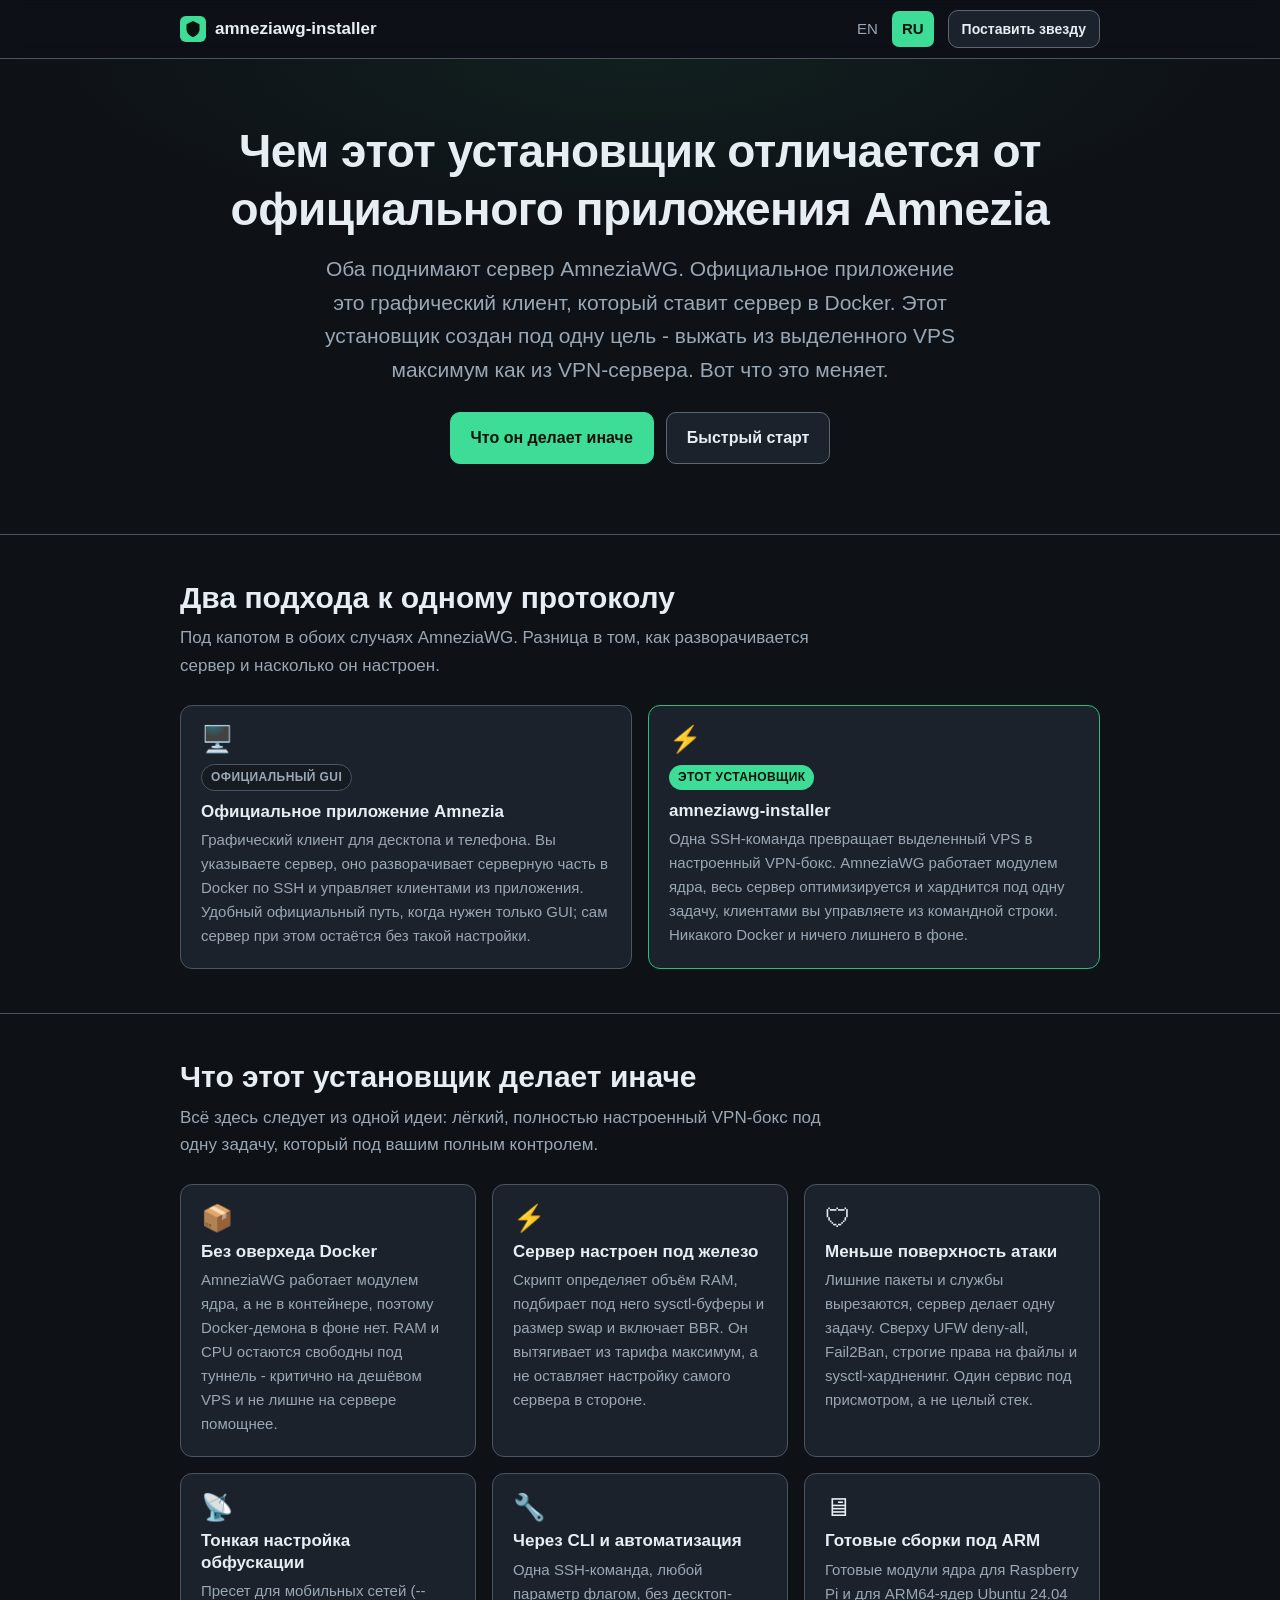
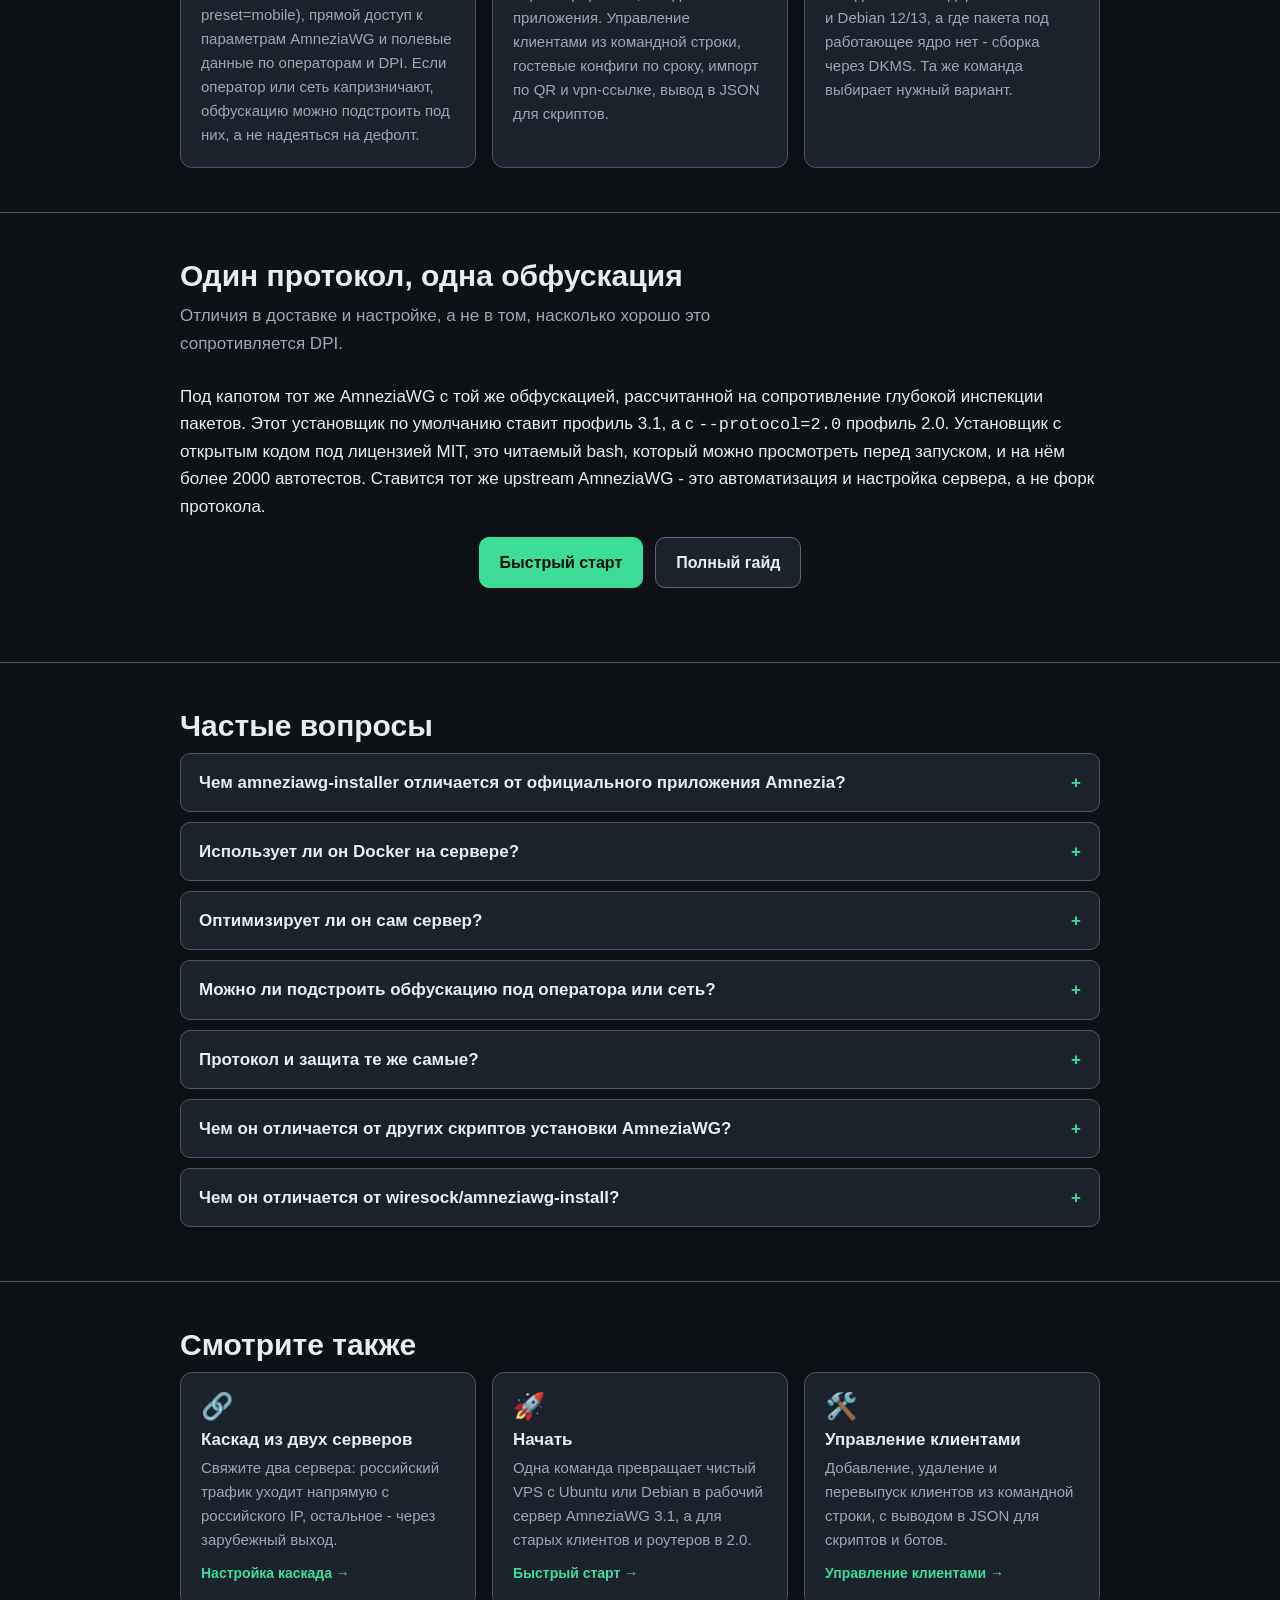
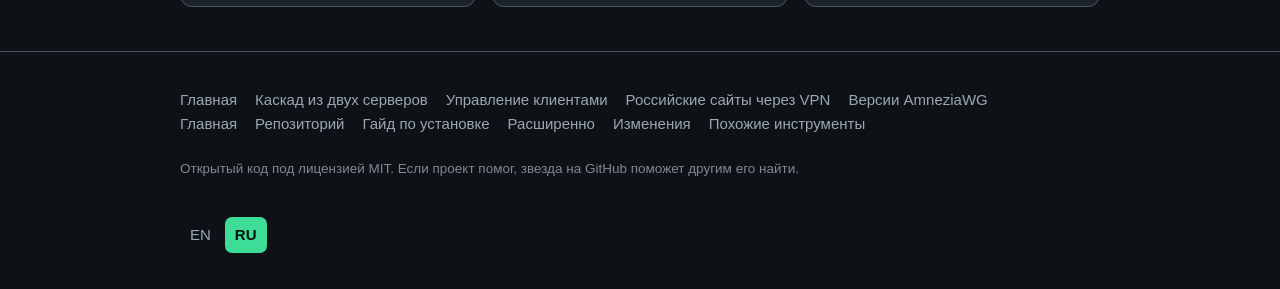
<file: ru/compare/index.html>
<!DOCTYPE html>
<html lang="ru">
<head>
<meta charset="utf-8">
<meta name="viewport" content="width=device-width, initial-scale=1">
<title>Чем amneziawg-installer отличается от приложения Amnezia</title>
<meta name="description" content="Приложение Amnezia и этот установщик оба поднимают сервер AmneziaWG. Различия в другом: как разворачивается сервер, кто его настраивает и что вы можете подкрутить в обфускации.">
<link rel="canonical" href="https://bivlked.github.io/amneziawg-installer/ru/compare/">
<link rel="alternate" hreflang="en" href="https://bivlked.github.io/amneziawg-installer/compare/">
<link rel="alternate" hreflang="ru" href="https://bivlked.github.io/amneziawg-installer/ru/compare/">
<link rel="alternate" hreflang="x-default" href="https://bivlked.github.io/amneziawg-installer/compare/">
<meta property="og:type" content="article">
<meta property="og:title" content="Чем amneziawg-installer отличается от официального приложения Amnezia">
<meta property="og:description" content="Тот же AmneziaWG, но без оверхеда Docker, с оптимизацией и защитой всего сервера и тонкой настройкой обфускации.">
<meta property="og:url" content="https://bivlked.github.io/amneziawg-installer/ru/compare/">
<meta property="og:site_name" content="amneziawg-installer">
<meta property="og:image" content="https://bivlked.github.io/amneziawg-installer/assets/og-compare-ru.png">
<meta property="og:image:width" content="1200">
<meta property="og:image:height" content="630">
<meta property="og:image:alt" content="amneziawg-installer и официальное приложение Amnezia">
<meta property="og:locale" content="ru_RU">
<meta property="og:locale:alternate" content="en_US">
<meta name="twitter:card" content="summary_large_image">
<meta name="twitter:image" content="https://bivlked.github.io/amneziawg-installer/assets/og-compare-ru.png">
<meta name="twitter:title" content="Чем amneziawg-installer отличается от официального приложения Amnezia">
<meta name="twitter:description" content="Тот же AmneziaWG, но без оверхеда Docker и с оптимизацией всего сервера.">
<meta name="theme-color" content="#0e1116">
<meta name="color-scheme" content="dark">
<link rel="icon" href="../../assets/favicon.svg" type="image/svg+xml">
<link rel="apple-touch-icon" href="../../assets/apple-touch-icon.png">
<link rel="stylesheet" href="../../assets/style.css">
<script type="application/ld+json">
{
  "@context": "https://schema.org",
  "@type": "FAQPage",
  "mainEntity": [
    { "@type": "Question", "name": "Чем amneziawg-installer отличается от официального приложения Amnezia?", "acceptedAnswer": { "@type": "Answer", "text": "Оба поднимают сервер AmneziaWG. Официальное приложение это GUI, который разворачивает серверную часть в Docker по SSH. Этот установщик обходится без Docker и ставит AmneziaWG модулем ядра, а затем оптимизирует и харднит весь сервер под одну задачу - меньше оверхеда, меньше поверхность атаки и тонкая настройка обфускации." } },
    { "@type": "Question", "name": "Использует ли он Docker на сервере?", "acceptedAnswer": { "@type": "Answer", "text": "Нет, AmneziaWG ставится модулем ядра через DKMS или, на части ARM-плат, подходящим готовым пакетом, поэтому в фоне не работает ни Docker-демон, ни стек контейнеров. Это держит расход RAM и CPU низким - что особенно важно на дешёвом VPS, но полезно на любом сервере." } },
    { "@type": "Question", "name": "Оптимизирует ли он сам сервер?", "acceptedAnswer": { "@type": "Answer", "text": "Да, скрипт определяет объём RAM, подбирает под него sysctl-буферы и размер swap и включает BBR. Ещё он вырезает лишние пакеты и службы, чтобы сервер делал одну задачу. Официальное приложение разворачивает контейнеры и сам сервер не оптимизирует и не настраивает." } },
    { "@type": "Question", "name": "Можно ли подстроить обфускацию под оператора или сеть?", "acceptedAnswer": { "@type": "Answer", "text": "Да, есть пресет для мобильных сетей, прямой доступ к параметрам AmneziaWG и полевые данные по поведению DPI, так что обфускацию можно подстроить под конкретного оператора или сеть." } },
    { "@type": "Question", "name": "Протокол и защита те же самые?", "acceptedAnswer": { "@type": "Answer", "text": "Да, под капотом тот же AmneziaWG с той же обфускацией против DPI. Этот установщик по умолчанию ставит профиль 3.1, а с --protocol=2.0 профиль 2.0. Установщик с открытым кодом под лицензией MIT, читаемый bash, который можно просмотреть перед запуском, и на нём более 2000 автотестов. Ставится тот же upstream AmneziaWG - автоматизация и настройка сервера, а не форк протокола." } },
    { "@type": "Question", "name": "Чем он отличается от других скриптов установки AmneziaWG?", "acceptedAnswer": { "@type": "Answer", "text": "amneziawg-installer делает упор на полностью настроенный VPS под одну задачу: более глубокая оптимизация и защита сервера, тюнинг обфускации под мобильные сети и DPI, клиенты с истечением срока, полноценные русская и английская версии и без веб-панели по умолчанию. Многие другие скрипты останавливаются на рабочем туннеле или добавляют веб-панель, а этот автоматизирует весь сервер целиком и проверен более чем 2000 автотестами." } }
    ,{ "@type": "Question", "name": "Чем он отличается от wiresock/amneziawg-install?", "acceptedAnswer": { "@type": "Answer", "text": "Оба ставят AmneziaWG из bash. wiresock - более широкий стек: опциональная нативная веб-панель и опциональный обфускация-прокси на Rust, который делает трафик похожим на другой протокол (QUIC, DNS, STUN, SIP) для сопротивления активному зондированию; серверная маскировка работает с любым стандартным AmneziaWG-клиентом, а полная двунаправленная маскировка требует WireSock Secure Connect. Этот проект остаётся установщиком под одну задачу: обфускация живёт в самом конфиге AmneziaWG (шифрование заголовков в профиле 3.1, маскирующий пакет I1), настроена под типовой мобильный DPI, без отдельного прокси-демона и без платного клиента. Плюс готовые ARM-сборки, клиенты с истечением срока, импорт по vpn://-ссылке одним тапом и полноценные русская и английская версии. Если нужна браузерная панель или устойчивость к активному зондированию через отдельный прокси, подойдёт стек wiresock; если нужен простой VPS-установщик для типового DPI, подойдёт этот проект." } }
  ]
}
</script>
<script type="application/ld+json">
{
  "@context": "https://schema.org",
  "@type": "BreadcrumbList",
  "itemListElement": [
    { "@type": "ListItem", "position": 1, "name": "amneziawg-installer", "item": "https://bivlked.github.io/amneziawg-installer/ru/" },
    { "@type": "ListItem", "position": 2, "name": "Чем отличается от официального приложения Amnezia", "item": "https://bivlked.github.io/amneziawg-installer/ru/compare/" }
  ]
}
</script>
<script type="application/ld+json">
{
  "@context": "https://schema.org",
  "@type": "TechArticle",
  "headline": "Чем amneziawg-installer отличается от официального приложения Amnezia",
  "description": "Чем amneziawg-installer отличается от официального приложения Amnezia: тот же AmneziaWG, но без Docker, с оптимизацией и защитой всего сервера и тонкой настройкой обфускации.",
  "inLanguage": "ru",
  "image": "https://bivlked.github.io/amneziawg-installer/assets/og-compare-ru.png",
  "datePublished": "2026-06-15",
  "dateModified": "2026-10-01",
  "author": { "@type": "Person", "name": "bivlked" },
  "publisher": { "@type": "Organization", "name": "amneziawg-installer", "logo": { "@type": "ImageObject", "url": "https://bivlked.github.io/amneziawg-installer/assets/apple-touch-icon.png" } },
  "mainEntityOfPage": "https://bivlked.github.io/amneziawg-installer/ru/compare/",
  "isPartOf": "https://bivlked.github.io/amneziawg-installer/ru/"
}
</script>
</head>
<body>
<a class="skip-link" href="#main">К содержимому</a>

<header class="site-header">
  <div class="wrap">
    <a class="brand" href="/amneziawg-installer/ru/">
      <svg class="logo" viewBox="0 0 32 32" aria-hidden="true"><rect width="32" height="32" rx="7" fill="#3ddc97"/><path d="M16 6l8 4v6c0 5-3.4 8.2-8 10-4.6-1.8-8-5-8-10v-6l8-4z" fill="#07120c"/></svg>
      amneziawg-installer
    </a>
    <nav class="nav-right" aria-label="Навигация по сайту">
      <span class="lang-switch"><a aria-label="English" href="/amneziawg-installer/compare/">EN</a><a class="active" aria-current="page" aria-label="Русский" href="/amneziawg-installer/ru/compare/">RU</a></span>
      <a class="btn btn-sm" href="https://github.com/bivlked/amneziawg-installer">Поставить звезду</a>
    </nav>
  </div>
</header>

<main id="main">

<section class="hero">
  <div class="wrap">
    <h1>Чем этот установщик отличается от официального приложения Amnezia</h1>
    <p class="lede">Оба поднимают сервер AmneziaWG. Официальное приложение это графический клиент, который ставит сервер в Docker. Этот установщик создан под одну цель - выжать из выделенного VPS максимум как из VPN-сервера. Вот что это меняет.</p>
    <div class="cta-row">
      <a class="btn btn-primary" href="#different">Что он делает иначе</a>
      <a class="btn" href="/amneziawg-installer/ru/#quick-start">Быстрый старт</a>
    </div>
  </div>
</section>

<section id="approaches">
  <div class="wrap">
    <h2>Два подхода к одному протоколу</h2>
    <p class="sub">Под капотом в обоих случаях AmneziaWG. Разница в том, как разворачивается сервер и насколько он настроен.</p>
    <div class="grid">
      <div class="card">
        <div class="ico" aria-hidden="true">&#128421;&#65039;</div>
        <span class="tag neutral">Официальный GUI</span>
        <h3>Официальное приложение Amnezia</h3>
        <p>Графический клиент для десктопа и телефона. Вы указываете сервер, оно разворачивает серверную часть в Docker по SSH и управляет клиентами из приложения. Удобный официальный путь, когда нужен только GUI; сам сервер при этом остаётся без такой настройки.</p>
      </div>
      <div class="card lead">
        <div class="ico" aria-hidden="true">&#9889;</div>
        <span class="tag ours">Этот установщик</span>
        <h3>amneziawg-installer</h3>
        <p>Одна SSH-команда превращает выделенный VPS в настроенный VPN-бокс. AmneziaWG работает модулем ядра, весь сервер оптимизируется и харднится под одну задачу, клиентами вы управляете из командной строки. Никакого Docker и ничего лишнего в фоне.</p>
      </div>
    </div>
  </div>
</section>

<section id="different">
  <div class="wrap">
    <h2>Что этот установщик делает иначе</h2>
    <p class="sub">Всё здесь следует из одной идеи: лёгкий, полностью настроенный VPN-бокс под одну задачу, который под вашим полным контролем.</p>
    <div class="grid">
      <div class="card">
        <div class="ico" aria-hidden="true">&#128230;</div>
        <h3>Без оверхеда Docker</h3>
        <p>AmneziaWG работает модулем ядра, а не в контейнере, поэтому Docker-демона в фоне нет. RAM и CPU остаются свободны под туннель - критично на дешёвом VPS и не лишне на сервере помощнее.</p>
      </div>
      <div class="card">
        <div class="ico" aria-hidden="true">&#9889;</div>
        <h3>Сервер настроен под железо</h3>
        <p>Скрипт определяет объём RAM, подбирает под него sysctl-буферы и размер swap и включает BBR. Он вытягивает из тарифа максимум, а не оставляет настройку самого сервера в стороне.</p>
      </div>
      <div class="card">
        <div class="ico" aria-hidden="true">&#128737;</div>
        <h3>Меньше поверхность атаки</h3>
        <p>Лишние пакеты и службы вырезаются, сервер делает одну задачу. Сверху UFW deny-all, Fail2Ban, строгие права на файлы и sysctl-хардненинг. Один сервис под присмотром, а не целый стек.</p>
      </div>
      <div class="card">
        <div class="ico" aria-hidden="true">&#128225;</div>
        <h3>Тонкая настройка обфускации</h3>
        <p>Пресет для мобильных сетей (--preset=mobile), прямой доступ к параметрам AmneziaWG и полевые данные по операторам и DPI. Если оператор или сеть капризничают, обфускацию можно подстроить под них, а не надеяться на дефолт.</p>
      </div>
      <div class="card">
        <div class="ico" aria-hidden="true">&#128295;</div>
        <h3>Через CLI и автоматизация</h3>
        <p>Одна SSH-команда, любой параметр флагом, без десктоп-приложения. Управление клиентами из командной строки, гостевые конфиги по сроку, импорт по QR и vpn-ссылке, вывод в JSON для скриптов.</p>
      </div>
      <div class="card">
        <div class="ico" aria-hidden="true">&#128421;</div>
        <h3>Готовые сборки под ARM</h3>
        <p>Готовые модули ядра для Raspberry Pi и для ARM64-ядер Ubuntu 24.04 и Debian 12/13, а где пакета под работающее ядро нет - сборка через DKMS. Та же команда выбирает нужный вариант.</p>
      </div>
    </div>
  </div>
</section>

<section id="trust">
  <div class="wrap">
    <h2>Один протокол, одна обфускация</h2>
    <p class="sub">Отличия в доставке и настройке, а не в том, насколько хорошо это сопротивляется DPI.</p>
    <p>Под капотом тот же AmneziaWG с той же обфускацией, рассчитанной на сопротивление глубокой инспекции пакетов. Этот установщик по умолчанию ставит профиль 3.1, а с <code>--protocol=2.0</code> профиль 2.0. Установщик с открытым кодом под лицензией MIT, это читаемый bash, который можно просмотреть перед запуском, и на нём более 2000 автотестов. Ставится тот же upstream AmneziaWG - это автоматизация и настройка сервера, а не форк протокола.</p>
    <div class="cta-row">
      <a class="btn btn-primary" href="/amneziawg-installer/ru/#quick-start">Быстрый старт</a>
      <a class="btn" href="https://github.com/bivlked/amneziawg-installer/blob/main/INSTALL_VPS.ru.md">Полный гайд</a>
    </div>
  </div>
</section>

<section id="faq">
  <div class="wrap">
    <h2>Частые вопросы</h2>
    <div class="faq">
      <details><summary>Чем amneziawg-installer отличается от официального приложения Amnezia?</summary><div class="answer">Оба поднимают сервер AmneziaWG. Официальное приложение это GUI, который разворачивает серверную часть в Docker по SSH. Этот установщик обходится без Docker и ставит AmneziaWG модулем ядра, а затем оптимизирует и харднит весь сервер под одну задачу - меньше оверхеда, меньше поверхность атаки и тонкая настройка обфускации.</div></details>
      <details><summary>Использует ли он Docker на сервере?</summary><div class="answer">Нет, AmneziaWG ставится модулем ядра через DKMS или, на части ARM-плат, подходящим готовым пакетом, поэтому в фоне не работает ни Docker-демон, ни стек контейнеров. Это держит расход RAM и CPU низким - что особенно важно на дешёвом VPS, но полезно на любом сервере.</div></details>
      <details><summary>Оптимизирует ли он сам сервер?</summary><div class="answer">Да, скрипт определяет объём RAM, подбирает под него sysctl-буферы и размер swap и включает BBR. Ещё он вырезает лишние пакеты и службы, чтобы сервер делал одну задачу. Официальное приложение разворачивает контейнеры и сам сервер не оптимизирует и не настраивает.</div></details>
      <details><summary>Можно ли подстроить обфускацию под оператора или сеть?</summary><div class="answer">Да, есть пресет для мобильных сетей, прямой доступ к параметрам AmneziaWG и полевые данные по поведению DPI, так что обфускацию можно подстроить под конкретного оператора или сеть.</div></details>
      <details><summary>Протокол и защита те же самые?</summary><div class="answer">Да, под капотом тот же AmneziaWG с той же обфускацией против DPI. Этот установщик по умолчанию ставит профиль 3.1, а с <code>--protocol=2.0</code> профиль 2.0. Установщик с открытым кодом под лицензией MIT, читаемый bash, который можно просмотреть перед запуском, и на нём более 2000 автотестов. Ставится тот же upstream AmneziaWG - автоматизация и настройка сервера, а не форк протокола.</div></details>
      <details><summary>Чем он отличается от других скриптов установки AmneziaWG?</summary><div class="answer">amneziawg-installer делает упор на полностью настроенный VPS под одну задачу: более глубокая оптимизация и защита сервера, тюнинг обфускации под мобильные сети и DPI, клиенты с истечением срока, полноценные русская и английская версии и без веб-панели по умолчанию. Многие другие скрипты останавливаются на рабочем туннеле или добавляют веб-панель, а этот автоматизирует весь сервер целиком и проверен более чем 2000 автотестами.</div></details>
      <details><summary>Чем он отличается от wiresock/amneziawg-install?</summary><div class="answer">Оба ставят AmneziaWG из bash. wiresock - более широкий стек: опциональная нативная веб-панель и опциональный обфускация-прокси на Rust, который делает трафик похожим на другой протокол (QUIC, DNS, STUN, SIP) для сопротивления активному зондированию; серверная маскировка работает с любым стандартным AmneziaWG-клиентом, а полная двунаправленная маскировка требует WireSock Secure Connect. Этот проект остаётся установщиком под одну задачу: обфускация живёт в самом конфиге AmneziaWG (шифрование заголовков в профиле 3.1, маскирующий пакет I1), настроена под типовой мобильный DPI, без отдельного прокси-демона и без платного клиента. Плюс готовые ARM-сборки, клиенты с истечением срока, импорт по vpn://-ссылке одним тапом и полноценные русская и английская версии. Если нужна браузерная панель или устойчивость к активному зондированию через отдельный прокси, подойдёт стек wiresock; если нужен простой VPS-установщик для типового DPI, подойдёт этот проект.</div></details>
    </div>
  </div>
</section>

<section id="related" class="related">
  <div class="wrap">
    <h2>Смотрите также</h2>
    <div class="grid">
      <div class="card">
        <div class="ico" aria-hidden="true">&#128279;</div>
        <h3>Каскад из двух серверов</h3>
        <p>Свяжите два сервера: российский трафик уходит напрямую с российского IP, остальное - через зарубежный выход.</p>
        <a class="go" href="/amneziawg-installer/ru/cascade/">Настройка каскада &#8594;</a>
      </div>
      <div class="card">
        <div class="ico" aria-hidden="true">&#128640;</div>
        <h3>Начать</h3>
        <p>Одна команда превращает чистый VPS с Ubuntu или Debian в рабочий сервер AmneziaWG 3.1, а для старых клиентов и роутеров в 2.0.</p>
        <a class="go" href="/amneziawg-installer/ru/#quick-start">Быстрый старт &#8594;</a>
      </div>
      <div class="card">
        <div class="ico" aria-hidden="true">&#128736;&#65039;</div>
        <h3>Управление клиентами</h3>
        <p>Добавление, удаление и перевыпуск клиентов из командной строки, с выводом в JSON для скриптов и ботов.</p>
        <a class="go" href="/amneziawg-installer/ru/manage/">Управление клиентами &#8594;</a>
      </div>
    </div>
  </div>
</section>

</main>

<footer class="site-footer">
  <div class="wrap">
    <div class="cols">
      <div>
        <div class="foot-links">
          <a href="/amneziawg-installer/ru/">Главная</a>
          <a href="/amneziawg-installer/ru/cascade/">Каскад из двух серверов</a>
          <a href="/amneziawg-installer/ru/manage/">Управление клиентами</a>
          <a href="/amneziawg-installer/ru/warp-ru/">Российские сайты через VPN</a>
          <a href="/amneziawg-installer/ru/awg3/">Версии AmneziaWG</a>
        </div>
        <div class="foot-links">
          <a href="/amneziawg-installer/ru/">Главная</a>
          <a href="https://github.com/bivlked/amneziawg-installer">Репозиторий</a>
          <a href="https://github.com/bivlked/amneziawg-installer/blob/main/INSTALL_VPS.ru.md">Гайд по установке</a>
          <a href="https://github.com/bivlked/amneziawg-installer/blob/main/ADVANCED.md">Расширенно</a>
          <a href="https://github.com/bivlked/amneziawg-installer/blob/main/CHANGELOG.md">Изменения</a>
          <a href="https://github.com/bivlked/amneziawg-installer#similar-tools">Похожие инструменты</a>
        </div>
        <p class="note">Открытый код под лицензией MIT. Если проект помог, звезда на GitHub поможет другим его найти.</p>
      </div>
      <div class="lang-switch"><a aria-label="English" href="/amneziawg-installer/compare/">EN</a> <a class="active" aria-current="page" aria-label="Русский" href="/amneziawg-installer/ru/compare/">RU</a></div>
    </div>
  </div>
</footer>

</body>
</html>
</file>
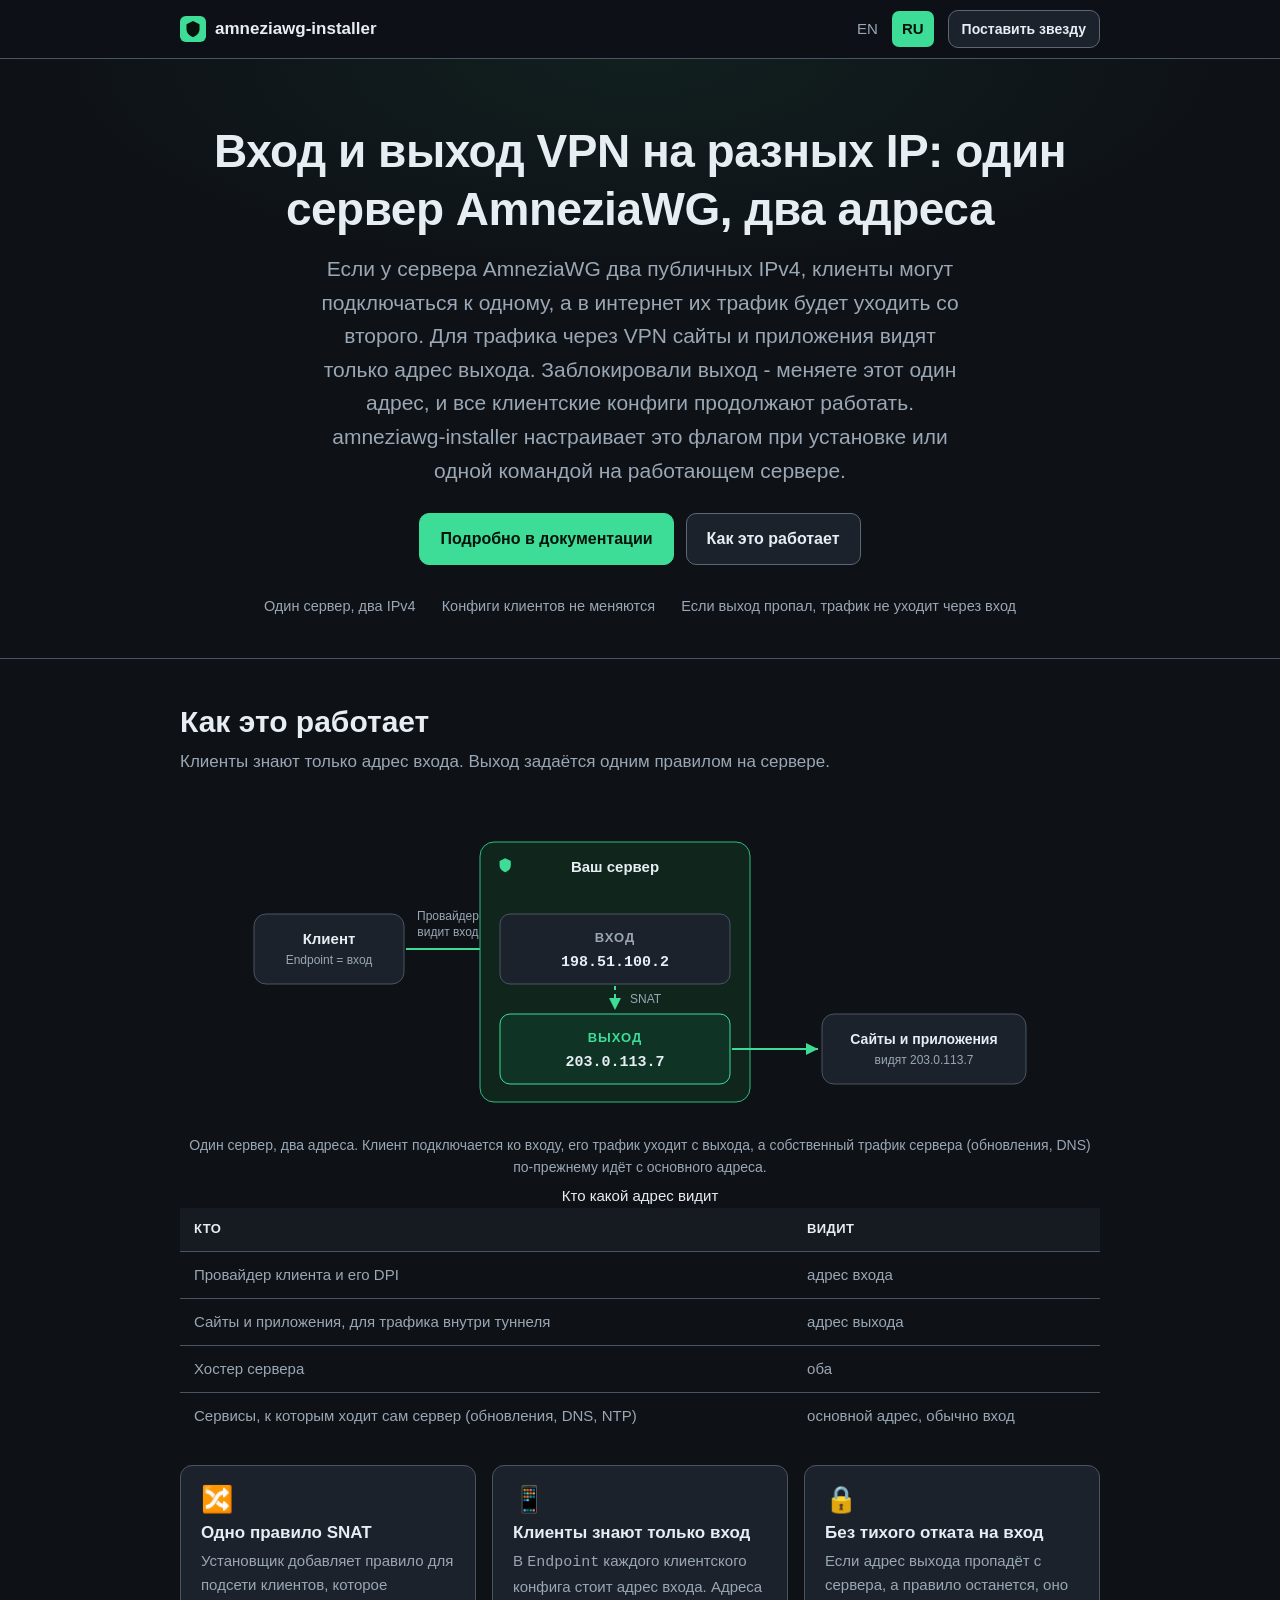
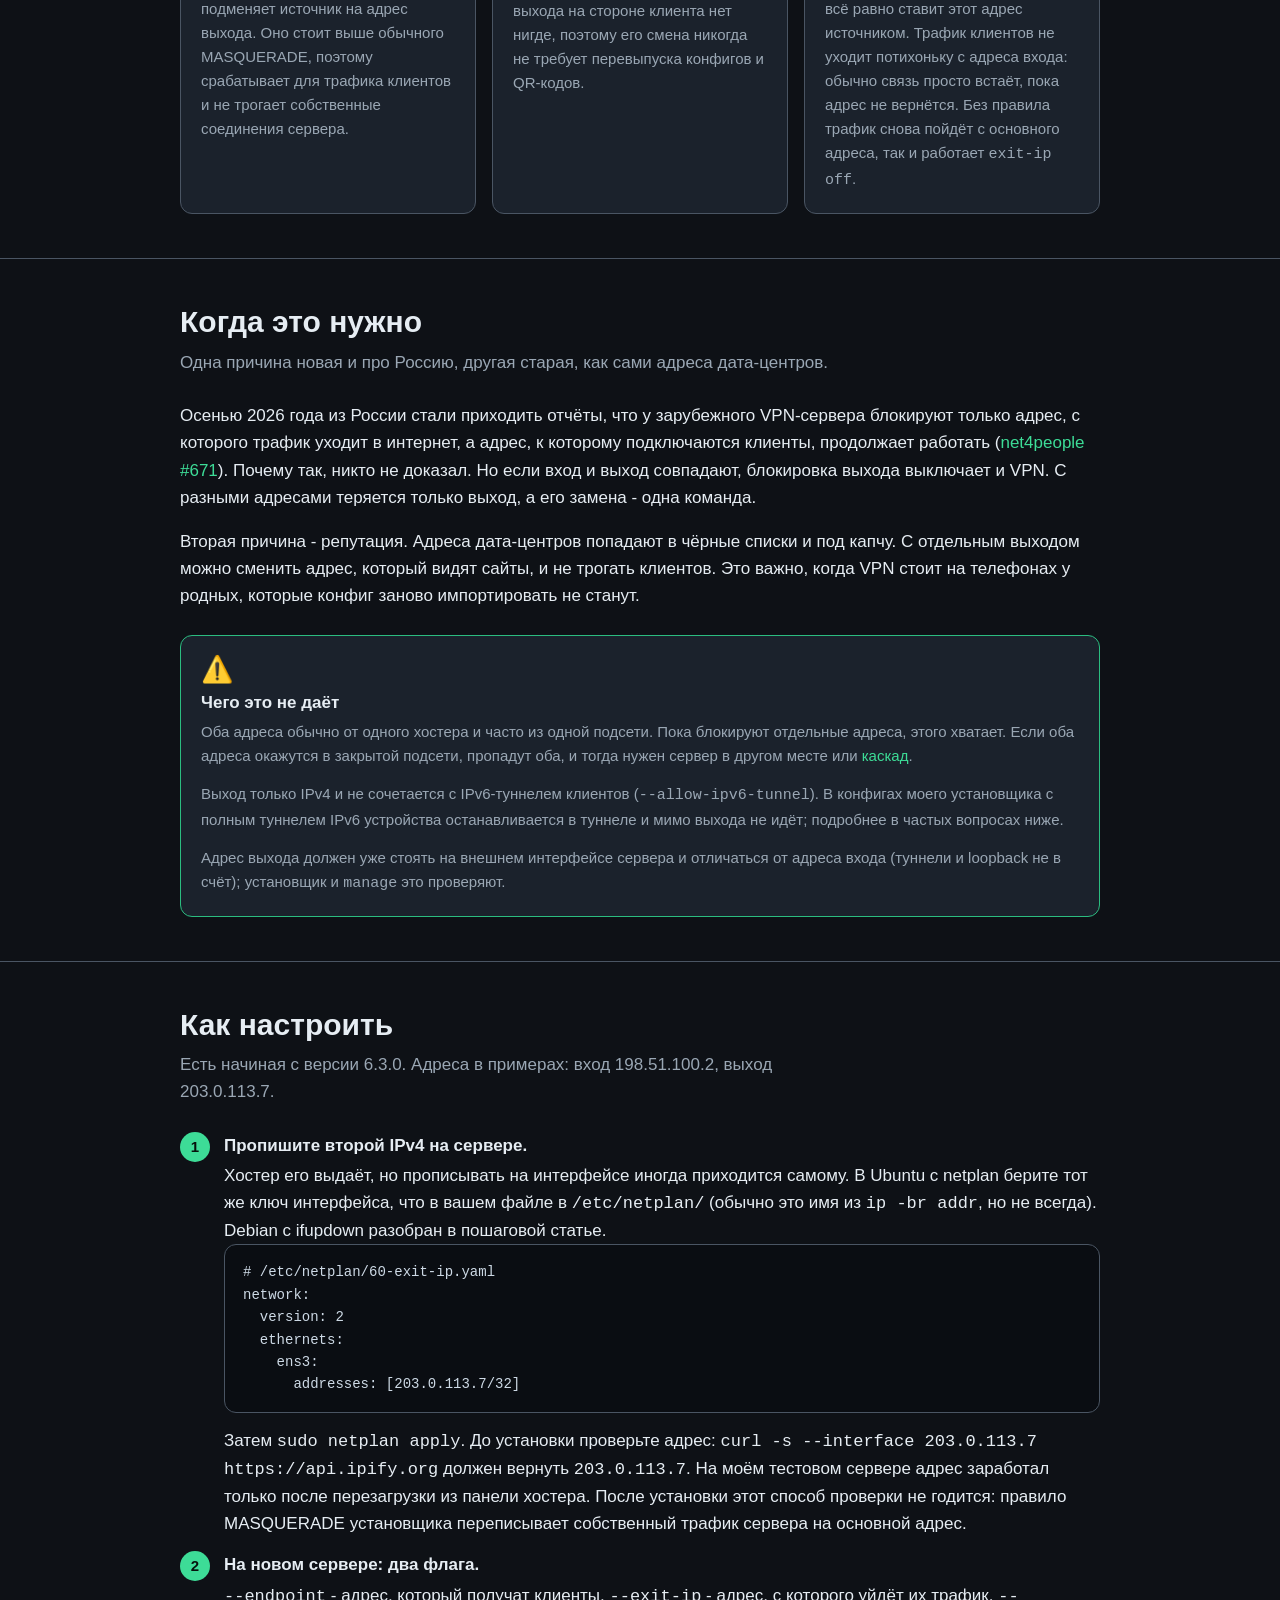
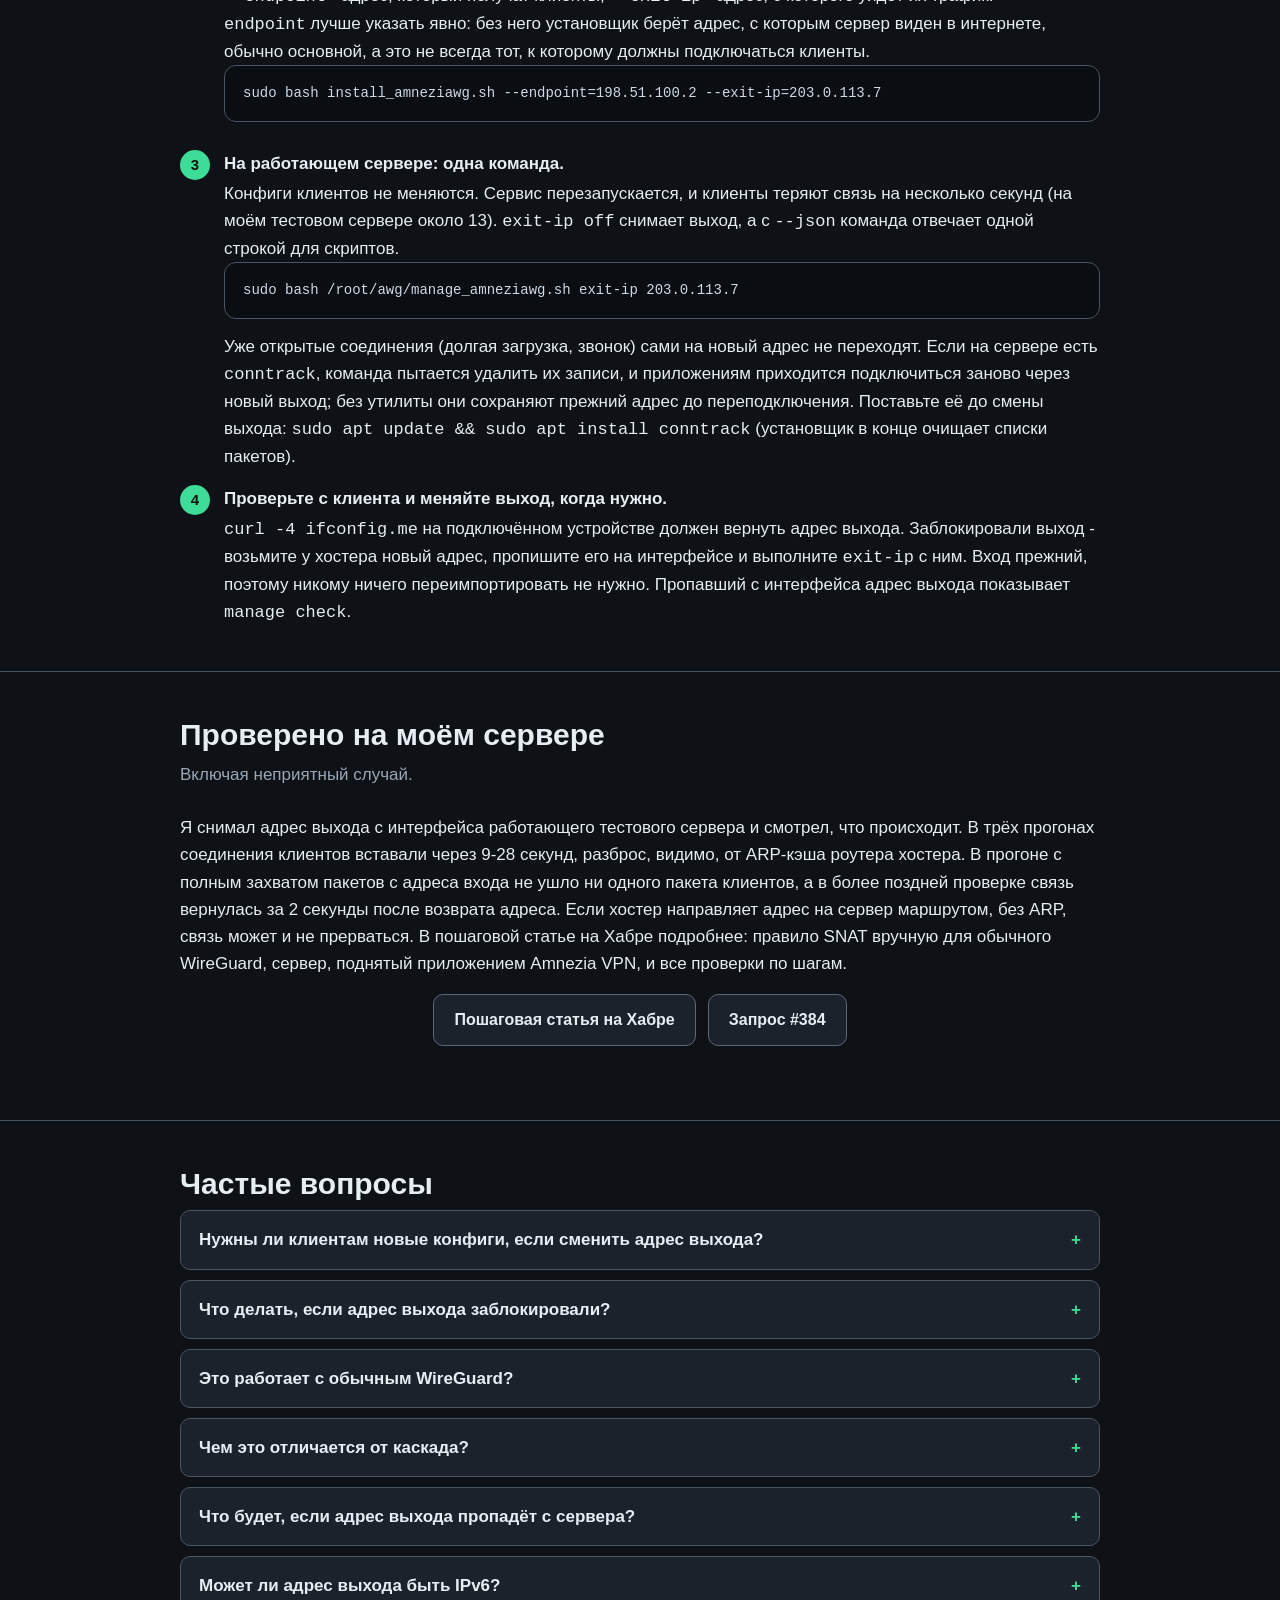
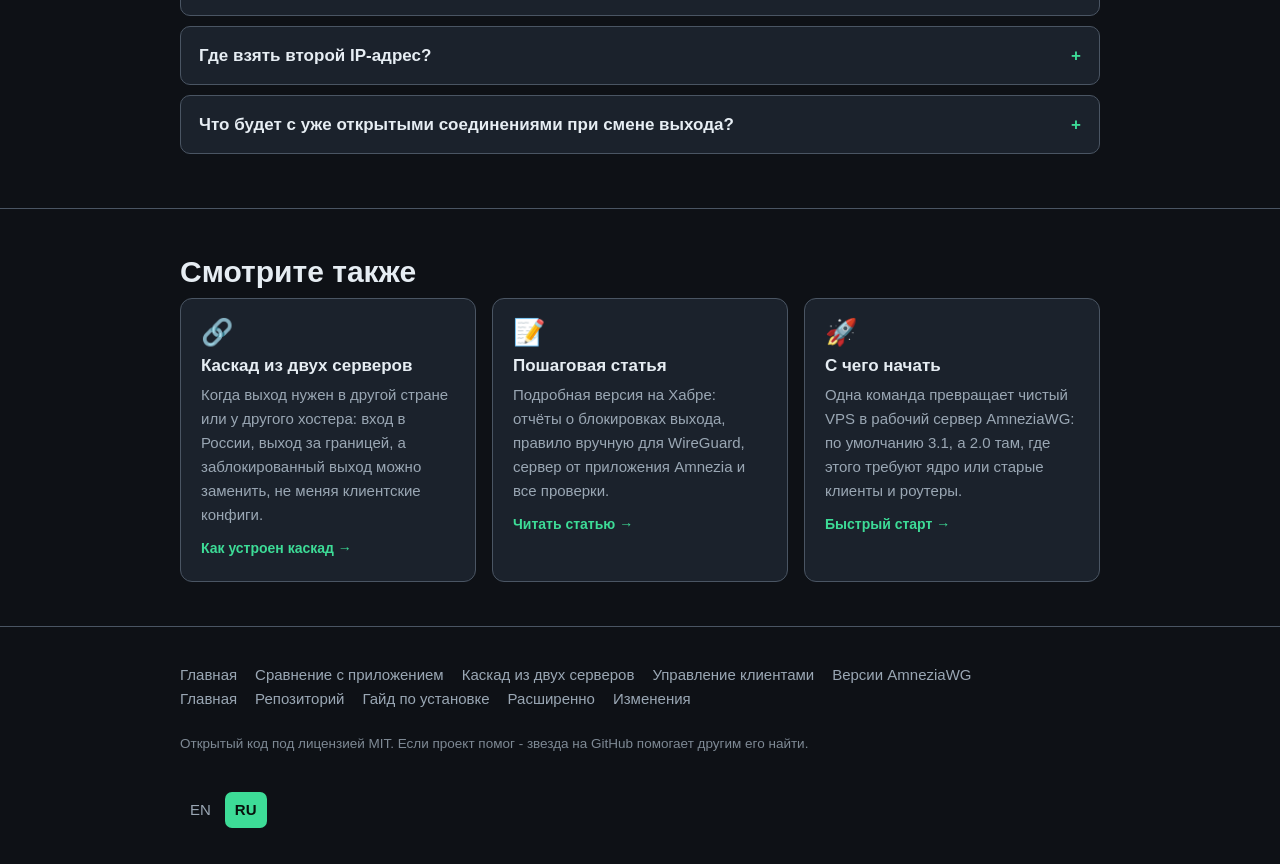
<file: ru/exit-ip/index.html>
<!DOCTYPE html>
<html lang="ru">
<head>
<meta charset="utf-8">
<meta name="viewport" content="width=device-width, initial-scale=1">
<title>Вход и выход VPN на разных IP в AmneziaWG: один сервер, два адреса</title>
<meta name="description" content="Клиенты подключаются к одному IPv4 сервера AmneziaWG, сайты видят другой. Флаг установщика или одна команда на работающем сервере, а заблокированный выход меняется без перевыпуска клиентских конфигов.">
<link rel="canonical" href="https://bivlked.github.io/amneziawg-installer/ru/exit-ip/">
<link rel="alternate" hreflang="en" href="https://bivlked.github.io/amneziawg-installer/exit-ip/">
<link rel="alternate" hreflang="ru" href="https://bivlked.github.io/amneziawg-installer/ru/exit-ip/">
<link rel="alternate" hreflang="x-default" href="https://bivlked.github.io/amneziawg-installer/exit-ip/">
<meta property="og:type" content="article">
<meta property="og:title" content="Один сервер AmneziaWG, два IP: вход для клиентов, выход для сайтов">
<meta property="og:description" content="Клиенты подключаются к адресу входа, а трафик через VPN сайты видят только с адреса выхода. Заблокировали выход - меняете один адрес, конфиги клиентов остаются прежними.">
<meta property="og:url" content="https://bivlked.github.io/amneziawg-installer/ru/exit-ip/">
<meta property="og:site_name" content="amneziawg-installer">
<meta property="og:image" content="https://bivlked.github.io/amneziawg-installer/assets/og-exit-ip-ru.png">
<meta property="og:image:width" content="1200">
<meta property="og:image:height" content="630">
<meta property="og:image:alt" content="Клиенты подключаются к адресу входа сервера AmneziaWG, сайты видят только адрес выхода">
<meta property="og:locale" content="ru_RU">
<meta property="og:locale:alternate" content="en_US">
<meta name="twitter:card" content="summary_large_image">
<meta name="twitter:image" content="https://bivlked.github.io/amneziawg-installer/assets/og-exit-ip-ru.png">
<meta name="twitter:title" content="Один сервер AmneziaWG, два IP: вход для клиентов, выход для сайтов">
<meta name="twitter:description" content="Клиенты подключаются к одному IP, сайты видят другой. Заблокированный выход меняется без новых конфигов.">
<meta name="theme-color" content="#0e1116">
<meta name="color-scheme" content="dark">
<link rel="icon" href="../../assets/favicon.svg" type="image/svg+xml">
<link rel="apple-touch-icon" href="../../assets/apple-touch-icon.png">
<link rel="stylesheet" href="../../assets/style.css">
<script type="application/ld+json">
{
  "@context": "https://schema.org",
  "@type": "FAQPage",
  "mainEntity": [
    {
      "@type": "Question",
      "name": "Нужны ли клиентам новые конфиги, если сменить адрес выхода?",
      "acceptedAnswer": {
        "@type": "Answer",
        "text": "Нет, конфиги клиентов остаются прежними: в них записан только адрес входа. Адрес выхода задан одним правилом на сервере, и его смена - одна команда, manage exit-ip с новым адресом. Клиенты теряют связь на несколько секунд, пока перезапускается сервис."
      }
    },
    {
      "@type": "Question",
      "name": "Что делать, если адрес выхода заблокировали?",
      "acceptedAnswer": {
        "@type": "Answer",
        "text": "Поменять только выход: взять у хостера новый IPv4, прописать его на интерфейсе сервера и выполнить manage exit-ip с новым адресом. Вход прежний, поэтому никому ничего переимпортировать не нужно. Если закрыли всю подсеть хостера, другой адрес из неё не поможет, и нужен сервер в другом месте или каскад."
      }
    },
    {
      "@type": "Question",
      "name": "Это работает с обычным WireGuard?",
      "acceptedAnswer": {
        "@type": "Answer",
        "text": "Да, механизм не привязан к AmneziaWG: это одно правило SNAT в Linux для подсети клиентов, выше правила MASQUERADE. Мой установщик настраивает его только для AmneziaWG, но то же правило работает в PostUp конфига wg-quick; ручной вариант разобран в статье на Хабре."
      }
    },
    {
      "@type": "Question",
      "name": "Чем это отличается от каскада?",
      "acceptedAnswer": {
        "@type": "Answer",
        "text": "Отдельному выходу нужен один сервер с двумя IPv4, а каскад связывает два сервера. При двух адресах на одном сервере оба принадлежат одному хостеру и обычно одной стране. Каскад выносит выход на другую машину: вход может быть в России, а выход за границей, ценой второго VPS. В моей инструкции по каскаду российский трафик намеренно уходит прямо с сервера-входа."
      }
    },
    {
      "@type": "Question",
      "name": "Что будет, если адрес выхода пропадёт с сервера?",
      "acceptedAnswer": {
        "@type": "Answer",
        "text": "Пока правило SNAT на месте, трафик клиентов не уйдёт через адрес входа: правило всё равно ставит источником адрес выхода. Обычно связь просто встаёт. На моём тестовом сервере это заняло от 9 до 28 секунд, а после возврата адреса связь вернулась за пару секунд. Пропавший адрес выхода показывает manage check."
      }
    },
    {
      "@type": "Question",
      "name": "Может ли адрес выхода быть IPv6?",
      "acceptedAnswer": {
        "@type": "Answer",
        "text": "Нет, адрес выхода только IPv4, и с IPv6-туннелем клиентов (--allow-ipv6-tunnel) он не сочетается: установщик и manage откажут. В конфигах моего установщика с полным туннелем (выданы или перевыпущены начиная с v5.31.0) IPv6 устройства уходит в туннель и там останавливается, поэтому мимо выхода не идёт. Старые конфиги и раздельный туннель (--route-amnezia, --route-custom) лучше проверить самому."
      }
    },
    {
      "@type": "Question",
      "name": "Где взять второй IP-адрес?",
      "acceptedAnswer": {
        "@type": "Answer",
        "text": "У хостера: дополнительный IPv4 для того же VPS обычно продаётся платной опцией. Иногда хостер только выделяет адрес, а прописать его на интерфейсе нужно самому, например через netplan. Прежде чем делать адрес выходом, проверьте командой ip -br addr, что он действительно на интерфейсе."
      }
    },
    {
      "@type": "Question",
      "name": "Что будет с уже открытыми соединениями при смене выхода?",
      "acceptedAnswer": {
        "@type": "Answer",
        "text": "Открытые соединения сами на новый адрес выхода не переходят. Если на сервере есть conntrack, manage exit-ip пытается удалить их записи, и приложениям приходится подключиться заново через новый выход. Без утилиты долгая загрузка или звонок сохраняют прежний адрес до переподключения. Поставьте её заранее: sudo apt update && sudo apt install conntrack."
      }
    }
  ]
}
</script>
<script type="application/ld+json">
{
  "@context": "https://schema.org",
  "@type": "BreadcrumbList",
  "itemListElement": [
    {
      "@type": "ListItem",
      "position": 1,
      "name": "amneziawg-installer",
      "item": "https://bivlked.github.io/amneziawg-installer/ru/"
    },
    {
      "@type": "ListItem",
      "position": 2,
      "name": "Вход и выход на разных IP",
      "item": "https://bivlked.github.io/amneziawg-installer/ru/exit-ip/"
    }
  ]
}
</script>
<script type="application/ld+json">
{
  "@context": "https://schema.org",
  "@type": "TechArticle",
  "headline": "Вход и выход VPN на разных IP: один сервер AmneziaWG, два адреса",
  "description": "Как amneziawg-installer выпускает трафик клиентов со второго IPv4 того же сервера одним правилом SNAT: флаг установщика, команда manage, проверки, замена заблокированного выхода и что происходит, если адрес выхода пропал.",
  "inLanguage": "ru",
  "image": "https://bivlked.github.io/amneziawg-installer/assets/og-exit-ip-ru.png",
  "datePublished": "2026-11-26",
  "dateModified": "2026-11-26",
  "author": {
    "@type": "Person",
    "name": "bivlked"
  },
  "publisher": {
    "@type": "Organization",
    "name": "amneziawg-installer",
    "logo": {
      "@type": "ImageObject",
      "url": "https://bivlked.github.io/amneziawg-installer/assets/apple-touch-icon.png"
    }
  },
  "mainEntityOfPage": "https://bivlked.github.io/amneziawg-installer/ru/exit-ip/",
  "isPartOf": "https://bivlked.github.io/amneziawg-installer/"
}
</script>
</head>
<body>
<a class="skip-link" href="#main">К содержимому</a>

<header class="site-header">
  <div class="wrap">
    <a class="brand" href="/amneziawg-installer/ru/">
      <svg class="logo" viewBox="0 0 32 32" aria-hidden="true"><rect width="32" height="32" rx="7" fill="#3ddc97"/><path d="M16 6l8 4v6c0 5-3.4 8.2-8 10-4.6-1.8-8-5-8-10v-6l8-4z" fill="#07120c"/></svg>
      amneziawg-installer
    </a>
    <nav class="nav-right" aria-label="Навигация по сайту">
      <span class="lang-switch"><a aria-label="English" href="/amneziawg-installer/exit-ip/">EN</a><a class="active" aria-current="page" aria-label="Русский" href="/amneziawg-installer/ru/exit-ip/">RU</a></span>
      <a class="btn btn-sm" href="https://github.com/bivlked/amneziawg-installer">Поставить звезду</a>
    </nav>
  </div>
</header>

<main id="main">

<section class="hero">
  <div class="wrap">
    <h1>Вход и выход VPN на разных IP: один сервер AmneziaWG, два адреса</h1>
    <p class="lede">Если у сервера AmneziaWG два публичных IPv4, клиенты могут подключаться к одному, а в интернет их трафик будет уходить со второго. Для трафика через VPN сайты и приложения видят только адрес выхода. Заблокировали выход - меняете этот один адрес, и все клиентские конфиги продолжают работать. amneziawg-installer настраивает это флагом при установке или одной командой на работающем сервере.</p>
    <div class="cta-row">
      <a class="btn btn-primary" href="https://github.com/bivlked/amneziawg-installer/blob/main/ADVANCED.md#exit-ip-adv">Подробно в документации</a>
      <a class="btn" href="#how">Как это работает</a>
    </div>
    <div class="trust">
      <span>Один сервер, два IPv4</span>
      <span>Конфиги клиентов не меняются</span>
      <span>Если выход пропал, трафик не уходит через вход</span>
    </div>
  </div>
</section>

<section id="how">
  <div class="wrap">
    <h2>Как это работает</h2>
    <p class="sub">Клиенты знают только адрес входа. Выход задаётся одним правилом на сервере.</p>
    <figure class="diagram">
      <svg viewBox="0 0 820 320" xmlns="http://www.w3.org/2000/svg" role="img" aria-label="Схема: клиент подключается к адресу входа сервера AmneziaWG, поэтому провайдер видит только вход; сервер подменяет источник трафика клиентов на адрес выхода, поэтому сайты и приложения видят только выход." font-family="-apple-system, BlinkMacSystemFont, 'Segoe UI', Roboto, sans-serif">
        <defs><marker id="exa" markerWidth="9" markerHeight="9" refX="6" refY="3" orient="auto"><path d="M0 0l6 3-6 3z" fill="#3ddc97"/></marker></defs>
        <rect x="24" y="112" width="150" height="70" rx="12" fill="#1b222c" stroke="#4a5563"/>
        <text x="99" y="142" text-anchor="middle" font-size="15" font-weight="600" fill="#e6edf3">Клиент</text>
        <text x="99" y="162" text-anchor="middle" font-size="12" fill="#9aa7b4">Endpoint = вход</text>
        <line x1="176" y1="147" x2="262" y2="147" stroke="#3ddc97" stroke-width="2" marker-end="url(#exa)"/>
        <text x="218" y="118" text-anchor="middle" font-size="12" fill="#9aa7b4">Провайдер</text>
        <text x="218" y="134" text-anchor="middle" font-size="12" fill="#9aa7b4">видит вход</text>
        <rect x="250" y="40" width="270" height="260" rx="14" fill="#10261c" stroke="#2bbd80"/>
        <g transform="translate(264 52) scale(0.7)"><path d="M16 6l8 4v6c0 5-3.4 8.2-8 10-4.6-1.8-8-5-8-10v-6l8-4z" fill="#3ddc97"/></g>
        <text x="385" y="70" text-anchor="middle" font-size="15" font-weight="600" fill="#e6edf3">Ваш сервер</text>
        <rect x="270" y="112" width="230" height="70" rx="10" fill="#1b222c" stroke="#4a5563"/>
        <text x="385" y="140" text-anchor="middle" font-size="13" font-weight="700" fill="#9aa7b4" letter-spacing="1">ВХОД</text>
        <text x="385" y="164" text-anchor="middle" font-size="15" font-weight="600" fill="#e6edf3" font-family="ui-monospace, SFMono-Regular, Consolas, monospace">198.51.100.2</text>
        <line x1="385" y1="184" x2="385" y2="208" stroke="#3ddc97" stroke-width="2" stroke-dasharray="4 4" marker-end="url(#exa)"/>
        <text x="400" y="201" font-size="12" fill="#9aa7b4">SNAT</text>
        <rect x="270" y="212" width="230" height="70" rx="10" fill="#0f3324" stroke="#3ddc97"/>
        <text x="385" y="240" text-anchor="middle" font-size="13" font-weight="700" fill="#3ddc97" letter-spacing="1">ВЫХОД</text>
        <text x="385" y="264" text-anchor="middle" font-size="15" font-weight="600" fill="#e6edf3" font-family="ui-monospace, SFMono-Regular, Consolas, monospace">203.0.113.7</text>
        <line x1="502" y1="247" x2="588" y2="247" stroke="#3ddc97" stroke-width="2" marker-end="url(#exa)"/>
        <rect x="592" y="212" width="204" height="70" rx="12" fill="#1b222c" stroke="#4a5563"/>
        <text x="694" y="242" text-anchor="middle" font-size="14" font-weight="600" fill="#e6edf3">Сайты и приложения</text>
        <text x="694" y="262" text-anchor="middle" font-size="12" fill="#9aa7b4">видят 203.0.113.7</text>
      </svg>
      <figcaption>Один сервер, два адреса. Клиент подключается ко входу, его трафик уходит с выхода, а собственный трафик сервера (обновления, DNS) по-прежнему идёт с основного адреса.</figcaption>
    </figure>
    <div class="tablewrap">
      <table class="dtable">
        <caption>Кто какой адрес видит</caption>
        <thead><tr><th scope="col">Кто</th><th scope="col">Видит</th></tr></thead>
        <tbody>
          <tr><td>Провайдер клиента и его DPI</td><td>адрес входа</td></tr>
          <tr><td>Сайты и приложения, для трафика внутри туннеля</td><td>адрес выхода</td></tr>
          <tr><td>Хостер сервера</td><td>оба</td></tr>
          <tr><td>Сервисы, к которым ходит сам сервер (обновления, DNS, NTP)</td><td>основной адрес, обычно вход</td></tr>
        </tbody>
      </table>
    </div>
    <div class="grid mt">
      <div class="card">
        <div class="ico" aria-hidden="true">&#128256;</div>
        <h3>Одно правило SNAT</h3>
        <p>Установщик добавляет правило для подсети клиентов, которое подменяет источник на адрес выхода. Оно стоит выше обычного MASQUERADE, поэтому срабатывает для трафика клиентов и не трогает собственные соединения сервера.</p>
      </div>
      <div class="card">
        <div class="ico" aria-hidden="true">&#128241;</div>
        <h3>Клиенты знают только вход</h3>
        <p>В <code>Endpoint</code> каждого клиентского конфига стоит адрес входа. Адреса выхода на стороне клиента нет нигде, поэтому его смена никогда не требует перевыпуска конфигов и QR-кодов.</p>
      </div>
      <div class="card">
        <div class="ico" aria-hidden="true">&#128274;</div>
        <h3>Без тихого отката на вход</h3>
        <p>Если адрес выхода пропадёт с сервера, а правило останется, оно всё равно ставит этот адрес источником. Трафик клиентов не уходит потихоньку с адреса входа: обычно связь просто встаёт, пока адрес не вернётся. Без правила трафик снова пойдёт с основного адреса, так и работает <code>exit-ip off</code>.</p>
      </div>
    </div>
  </div>
</section>

<section id="why">
  <div class="wrap">
    <h2>Когда это нужно</h2>
    <p class="sub">Одна причина новая и про Россию, другая старая, как сами адреса дата-центров.</p>
    <p>Осенью 2026 года из России стали приходить отчёты, что у зарубежного VPN-сервера блокируют только адрес, с которого трафик уходит в интернет, а адрес, к которому подключаются клиенты, продолжает работать (<a href="https://github.com/net4people/bbs/issues/671">net4people #671</a>). Почему так, никто не доказал. Но если вход и выход совпадают, блокировка выхода выключает и VPN. С разными адресами теряется только выход, а его замена - одна команда.</p>
    <p>Вторая причина - репутация. Адреса дата-центров попадают в чёрные списки и под капчу. С отдельным выходом можно сменить адрес, который видят сайты, и не трогать клиентов. Это важно, когда VPN стоит на телефонах у родных, которые конфиг заново импортировать не станут.</p>
    <div class="card lead mt">
      <div class="ico" aria-hidden="true">&#9888;&#65039;</div>
      <h3>Чего это не даёт</h3>
      <p>Оба адреса обычно от одного хостера и часто из одной подсети. Пока блокируют отдельные адреса, этого хватает. Если оба адреса окажутся в закрытой подсети, пропадут оба, и тогда нужен сервер в другом месте или <a href="/amneziawg-installer/ru/cascade/">каскад</a>.</p>
      <p>Выход только IPv4 и не сочетается с IPv6-туннелем клиентов (<code>--allow-ipv6-tunnel</code>). В конфигах моего установщика с полным туннелем IPv6 устройства останавливается в туннеле и мимо выхода не идёт; подробнее в частых вопросах ниже.</p>
      <p>Адрес выхода должен уже стоять на внешнем интерфейсе сервера и отличаться от адреса входа (туннели и loopback не в счёт); установщик и <code>manage</code> это проверяют.</p>
    </div>
  </div>
</section>

<section id="steps">
  <div class="wrap">
    <h2>Как настроить</h2>
    <p class="sub">Есть начиная с версии 6.3.0. Адреса в примерах: вход 198.51.100.2, выход 203.0.113.7.</p>
    <ol class="steps">
      <li class="step"><span class="n" aria-hidden="true"></span><div><strong>Пропишите второй IPv4 на сервере.</strong><p>Хостер его выдаёт, но прописывать на интерфейсе иногда приходится самому. В Ubuntu с netplan берите тот же ключ интерфейса, что в вашем файле в <code>/etc/netplan/</code> (обычно это имя из <code>ip -br addr</code>, но не всегда). Debian с ifupdown разобран в пошаговой статье.</p>
        <div class="codeblock"><pre># /etc/netplan/60-exit-ip.yaml
network:
  version: 2
  ethernets:
    ens3:
      addresses: [203.0.113.7/32]</pre></div>
        <p>Затем <code>sudo netplan apply</code>. До установки проверьте адрес: <code>curl -s --interface 203.0.113.7 https://api.ipify.org</code> должен вернуть <code>203.0.113.7</code>. На моём тестовом сервере адрес заработал только после перезагрузки из панели хостера. После установки этот способ проверки не годится: правило MASQUERADE установщика переписывает собственный трафик сервера на основной адрес.</p></div></li>
      <li class="step"><span class="n" aria-hidden="true"></span><div><strong>На новом сервере: два флага.</strong><p><code>--endpoint</code> - адрес, который получат клиенты, <code>--exit-ip</code> - адрес, с которого уйдёт их трафик. <code>--endpoint</code> лучше указать явно: без него установщик берёт адрес, с которым сервер виден в интернете, обычно основной, а это не всегда тот, к которому должны подключаться клиенты.</p>
        <div class="codeblock"><pre>sudo bash install_amneziawg.sh --endpoint=198.51.100.2 --exit-ip=203.0.113.7</pre></div></div></li>
      <li class="step"><span class="n" aria-hidden="true"></span><div><strong>На работающем сервере: одна команда.</strong><p>Конфиги клиентов не меняются. Сервис перезапускается, и клиенты теряют связь на несколько секунд (на моём тестовом сервере около 13). <code>exit-ip off</code> снимает выход, а с <code>--json</code> команда отвечает одной строкой для скриптов.</p>
        <div class="codeblock"><pre>sudo bash /root/awg/manage_amneziawg.sh exit-ip 203.0.113.7</pre></div>
        <p>Уже открытые соединения (долгая загрузка, звонок) сами на новый адрес не переходят. Если на сервере есть <code>conntrack</code>, команда пытается удалить их записи, и приложениям приходится подключиться заново через новый выход; без утилиты они сохраняют прежний адрес до переподключения. Поставьте её до смены выхода: <code>sudo apt update &amp;&amp; sudo apt install conntrack</code> (установщик в конце очищает списки пакетов).</p></div></li>
      <li class="step"><span class="n" aria-hidden="true"></span><div><strong>Проверьте с клиента и меняйте выход, когда нужно.</strong><p><code>curl -4 ifconfig.me</code> на подключённом устройстве должен вернуть адрес выхода. Заблокировали выход - возьмите у хостера новый адрес, пропишите его на интерфейсе и выполните <code>exit-ip</code> с ним. Вход прежний, поэтому никому ничего переимпортировать не нужно. Пропавший с интерфейса адрес выхода показывает <code>manage check</code>.</p></div></li>
    </ol>
  </div>
</section>

<section id="trust">
  <div class="wrap">
    <h2>Проверено на моём сервере</h2>
    <p class="sub">Включая неприятный случай.</p>
    <p>Я снимал адрес выхода с интерфейса работающего тестового сервера и смотрел, что происходит. В трёх прогонах соединения клиентов вставали через 9-28 секунд, разброс, видимо, от ARP-кэша роутера хостера. В прогоне с полным захватом пакетов с адреса входа не ушло ни одного пакета клиентов, а в более поздней проверке связь вернулась за 2 секунды после возврата адреса. Если хостер направляет адрес на сервер маршрутом, без ARP, связь может и не прерваться. В пошаговой статье на Хабре подробнее: правило SNAT вручную для обычного WireGuard, сервер, поднятый приложением Amnezia VPN, и все проверки по шагам.</p>
    <div class="cta-row">
      <a class="btn" href="https://habr.com/ru/articles/1111468/">Пошаговая статья на Хабре</a>
      <a class="btn" href="https://github.com/bivlked/amneziawg-installer/issues/384">Запрос #384</a>
    </div>
  </div>
</section>

<section id="faq">
  <div class="wrap">
    <h2>Частые вопросы</h2>
    <div class="faq">
      <details><summary>Нужны ли клиентам новые конфиги, если сменить адрес выхода?</summary><div class="answer">Нет, конфиги клиентов остаются прежними: в них записан только адрес входа. Адрес выхода задан одним правилом на сервере, и его смена - одна команда, <code>manage exit-ip</code> с новым адресом. Клиенты теряют связь на несколько секунд, пока перезапускается сервис.</div></details>
      <details><summary>Что делать, если адрес выхода заблокировали?</summary><div class="answer">Поменять только выход: взять у хостера новый IPv4, прописать его на интерфейсе сервера и выполнить <code>manage exit-ip</code> с новым адресом. Вход прежний, поэтому никому ничего переимпортировать не нужно. Если закрыли всю подсеть хостера, другой адрес из неё не поможет, и нужен сервер в другом месте или <a href="/amneziawg-installer/ru/cascade/">каскад</a>.</div></details>
      <details><summary>Это работает с обычным WireGuard?</summary><div class="answer">Да, механизм не привязан к AmneziaWG: это одно правило SNAT в Linux для подсети клиентов, выше правила MASQUERADE. Мой установщик настраивает его только для AmneziaWG, но то же правило работает в <code>PostUp</code> конфига <code>wg-quick</code>; ручной вариант разобран в <a href="https://habr.com/ru/articles/1111468/">статье на Хабре</a>.</div></details>
      <details><summary>Чем это отличается от каскада?</summary><div class="answer">Отдельному выходу нужен один сервер с двумя IPv4, а <a href="/amneziawg-installer/ru/cascade/">каскад</a> связывает два сервера. При двух адресах на одном сервере оба принадлежат одному хостеру и обычно одной стране. Каскад выносит выход на другую машину: вход может быть в России, а выход за границей, ценой второго VPS. В моей инструкции по каскаду российский трафик намеренно уходит прямо с сервера-входа.</div></details>
      <details><summary>Что будет, если адрес выхода пропадёт с сервера?</summary><div class="answer">Пока правило SNAT на месте, трафик клиентов не уйдёт через адрес входа: правило всё равно ставит источником адрес выхода. Обычно связь просто встаёт. На моём тестовом сервере это заняло от 9 до 28 секунд, а после возврата адреса связь вернулась за пару секунд. Пропавший адрес выхода показывает <code>manage check</code>.</div></details>
      <details><summary>Может ли адрес выхода быть IPv6?</summary><div class="answer">Нет, адрес выхода только IPv4, и с IPv6-туннелем клиентов (<code>--allow-ipv6-tunnel</code>) он не сочетается: установщик и <code>manage</code> откажут. В конфигах моего установщика с полным туннелем (выданы или перевыпущены начиная с v5.31.0) IPv6 устройства уходит в туннель и там останавливается, поэтому мимо выхода не идёт. Старые конфиги и раздельный туннель (<code>--route-amnezia</code>, <code>--route-custom</code>) лучше проверить самому.</div></details>
      <details><summary>Где взять второй IP-адрес?</summary><div class="answer">У хостера: дополнительный IPv4 для того же VPS обычно продаётся платной опцией. Иногда хостер только выделяет адрес, а прописать его на интерфейсе нужно самому, например через netplan. Прежде чем делать адрес выходом, проверьте командой <code>ip -br addr</code>, что он действительно на интерфейсе.</div></details>
      <details><summary>Что будет с уже открытыми соединениями при смене выхода?</summary><div class="answer">Открытые соединения сами на новый адрес выхода не переходят. Если на сервере есть <code>conntrack</code>, <code>manage exit-ip</code> пытается удалить их записи, и приложениям приходится подключиться заново через новый выход. Без утилиты долгая загрузка или звонок сохраняют прежний адрес до переподключения. Поставьте её заранее: <code>sudo apt update &amp;&amp; sudo apt install conntrack</code>.</div></details>
    </div>
  </div>
</section>

<section id="related" class="related">
  <div class="wrap">
    <h2>Смотрите также</h2>
    <div class="grid">
      <div class="card">
        <div class="ico" aria-hidden="true">&#128279;</div>
        <h3>Каскад из двух серверов</h3>
        <p>Когда выход нужен в другой стране или у другого хостера: вход в России, выход за границей, а заблокированный выход можно заменить, не меняя клиентские конфиги.</p>
        <a class="go" href="/amneziawg-installer/ru/cascade/">Как устроен каскад &#8594;</a>
      </div>
      <div class="card">
        <div class="ico" aria-hidden="true">&#128221;</div>
        <h3>Пошаговая статья</h3>
        <p>Подробная версия на Хабре: отчёты о блокировках выхода, правило вручную для WireGuard, сервер от приложения Amnezia и все проверки.</p>
        <a class="go" href="https://habr.com/ru/articles/1111468/">Читать статью &#8594;</a>
      </div>
      <div class="card">
        <div class="ico" aria-hidden="true">&#128640;</div>
        <h3>С чего начать</h3>
        <p>Одна команда превращает чистый VPS в рабочий сервер AmneziaWG: по умолчанию 3.1, а 2.0 там, где этого требуют ядро или старые клиенты и роутеры.</p>
        <a class="go" href="/amneziawg-installer/ru/#quick-start">Быстрый старт &#8594;</a>
      </div>
    </div>
  </div>
</section>

</main>

<footer class="site-footer">
  <div class="wrap">
    <div class="cols">
      <div>
        <div class="foot-links">
          <a href="/amneziawg-installer/ru/">Главная</a>
          <a href="/amneziawg-installer/ru/compare/">Сравнение с приложением</a>
          <a href="/amneziawg-installer/ru/cascade/">Каскад из двух серверов</a>
          <a href="/amneziawg-installer/ru/manage/">Управление клиентами</a>
          <a href="/amneziawg-installer/ru/awg3/">Версии AmneziaWG</a>
        </div>
        <div class="foot-links">
          <a href="/amneziawg-installer/ru/">Главная</a>
          <a href="https://github.com/bivlked/amneziawg-installer">Репозиторий</a>
          <a href="https://github.com/bivlked/amneziawg-installer/blob/main/INSTALL_VPS.ru.md">Гайд по установке</a>
          <a href="https://github.com/bivlked/amneziawg-installer/blob/main/ADVANCED.md">Расширенно</a>
          <a href="https://github.com/bivlked/amneziawg-installer/blob/main/CHANGELOG.md">Изменения</a>
        </div>
        <p class="note">Открытый код под лицензией MIT. Если проект помог - звезда на GitHub помогает другим его найти.</p>
      </div>
      <div class="lang-switch"><a aria-label="English" href="/amneziawg-installer/exit-ip/">EN</a> <a class="active" aria-current="page" aria-label="Русский" href="/amneziawg-installer/ru/exit-ip/">RU</a></div>
    </div>
  </div>
</footer>

</body>
</html>
</file>
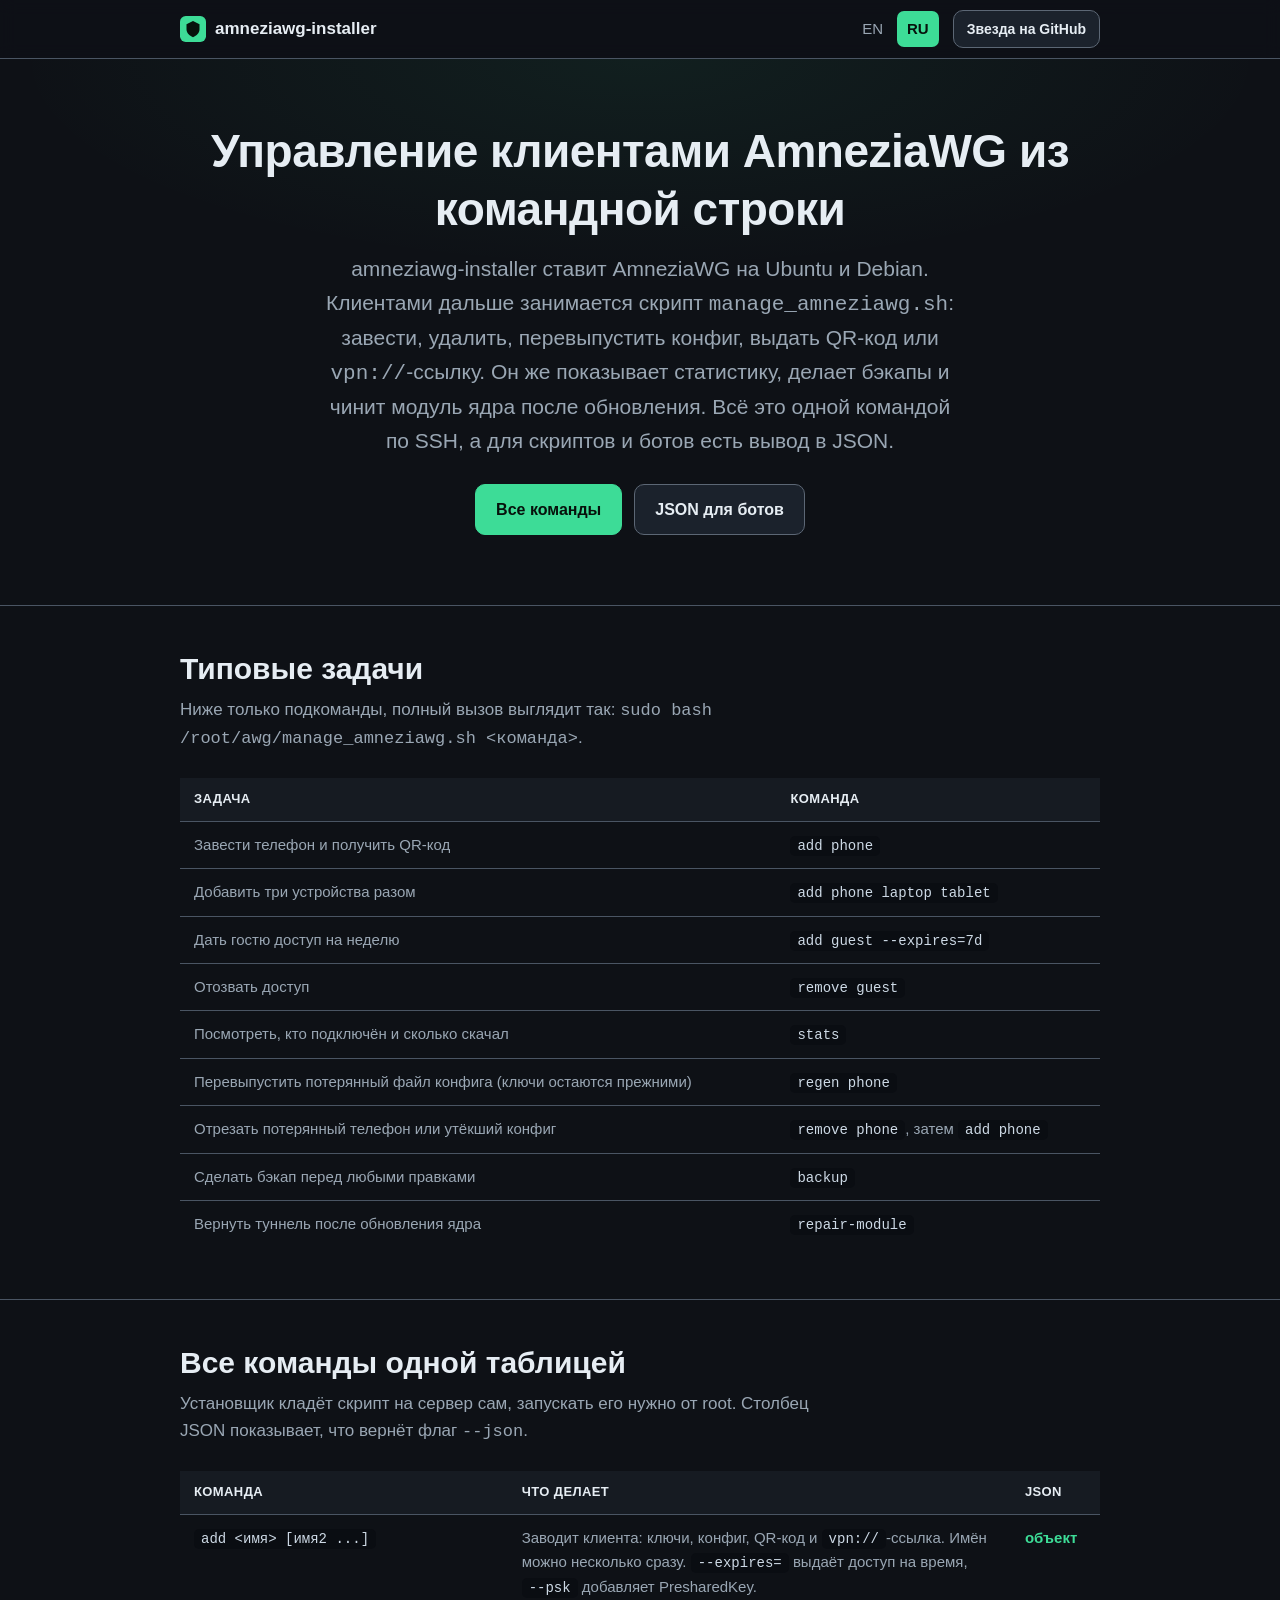
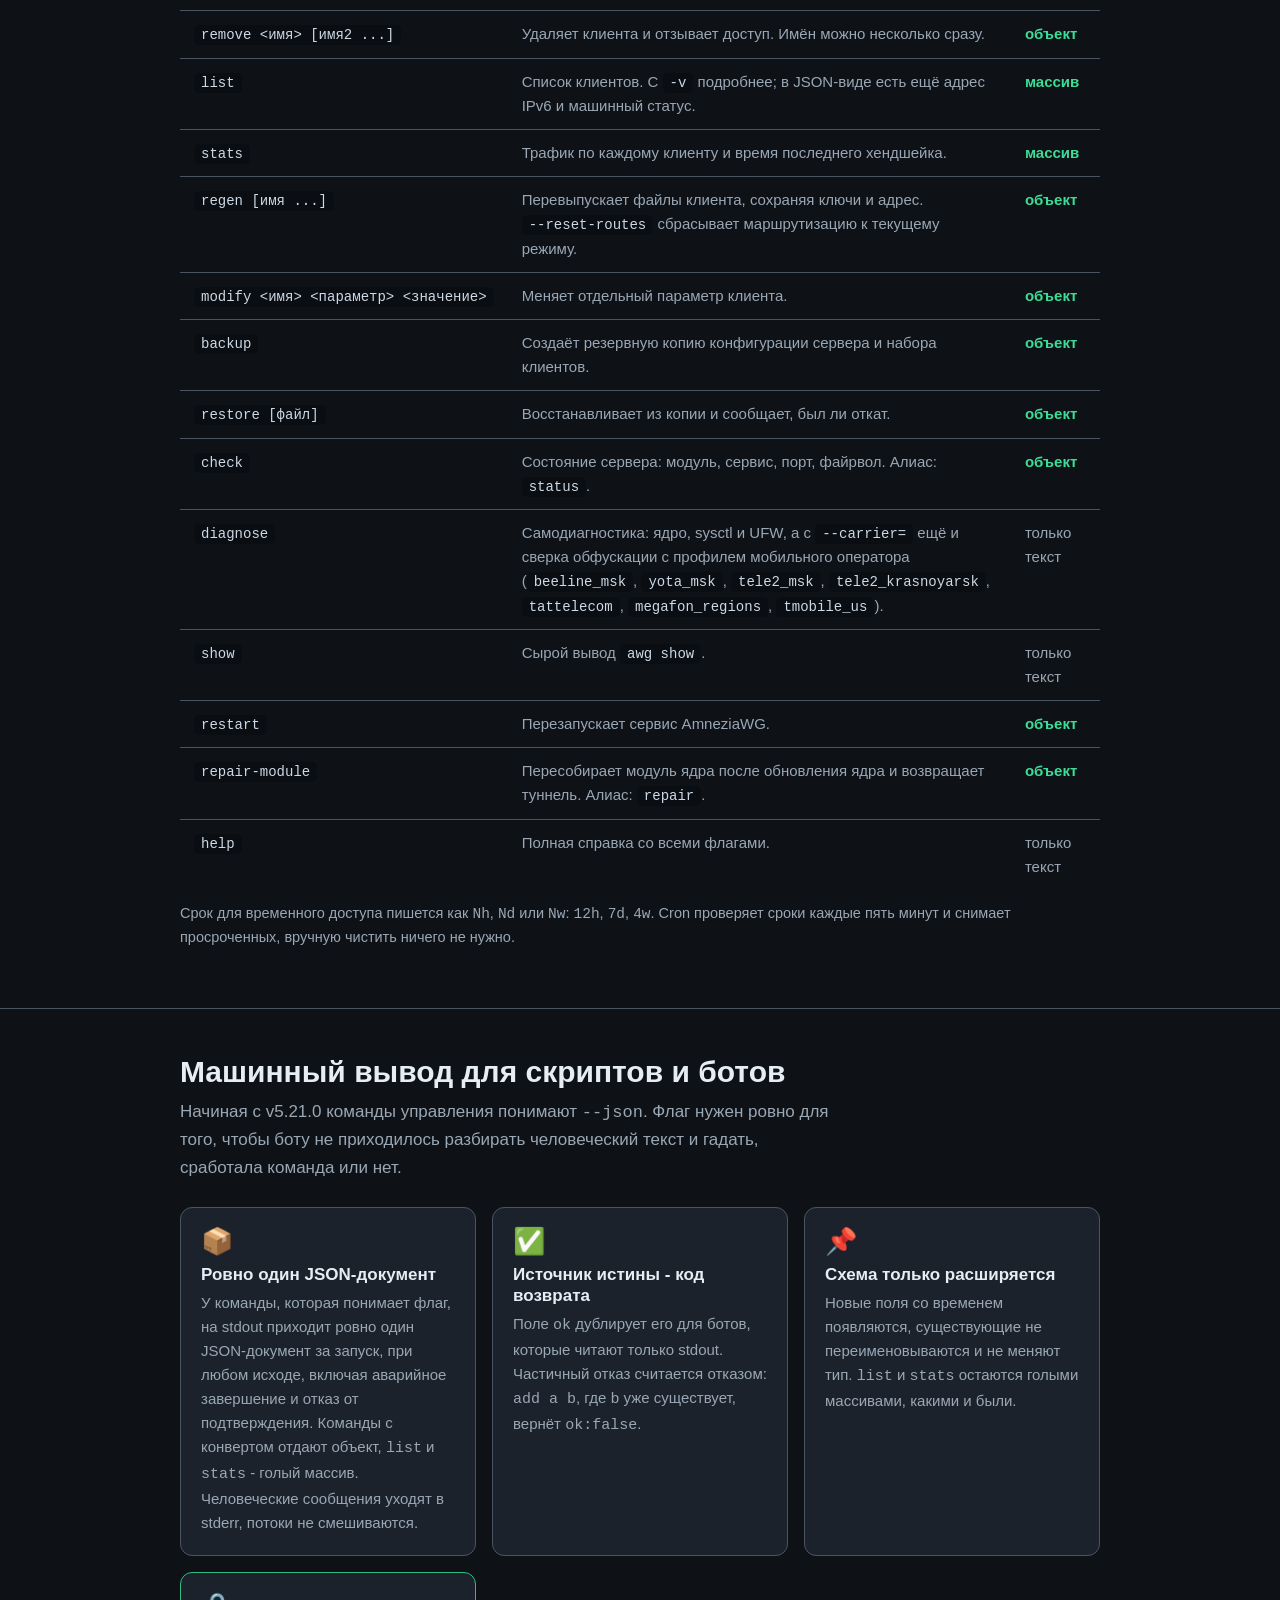
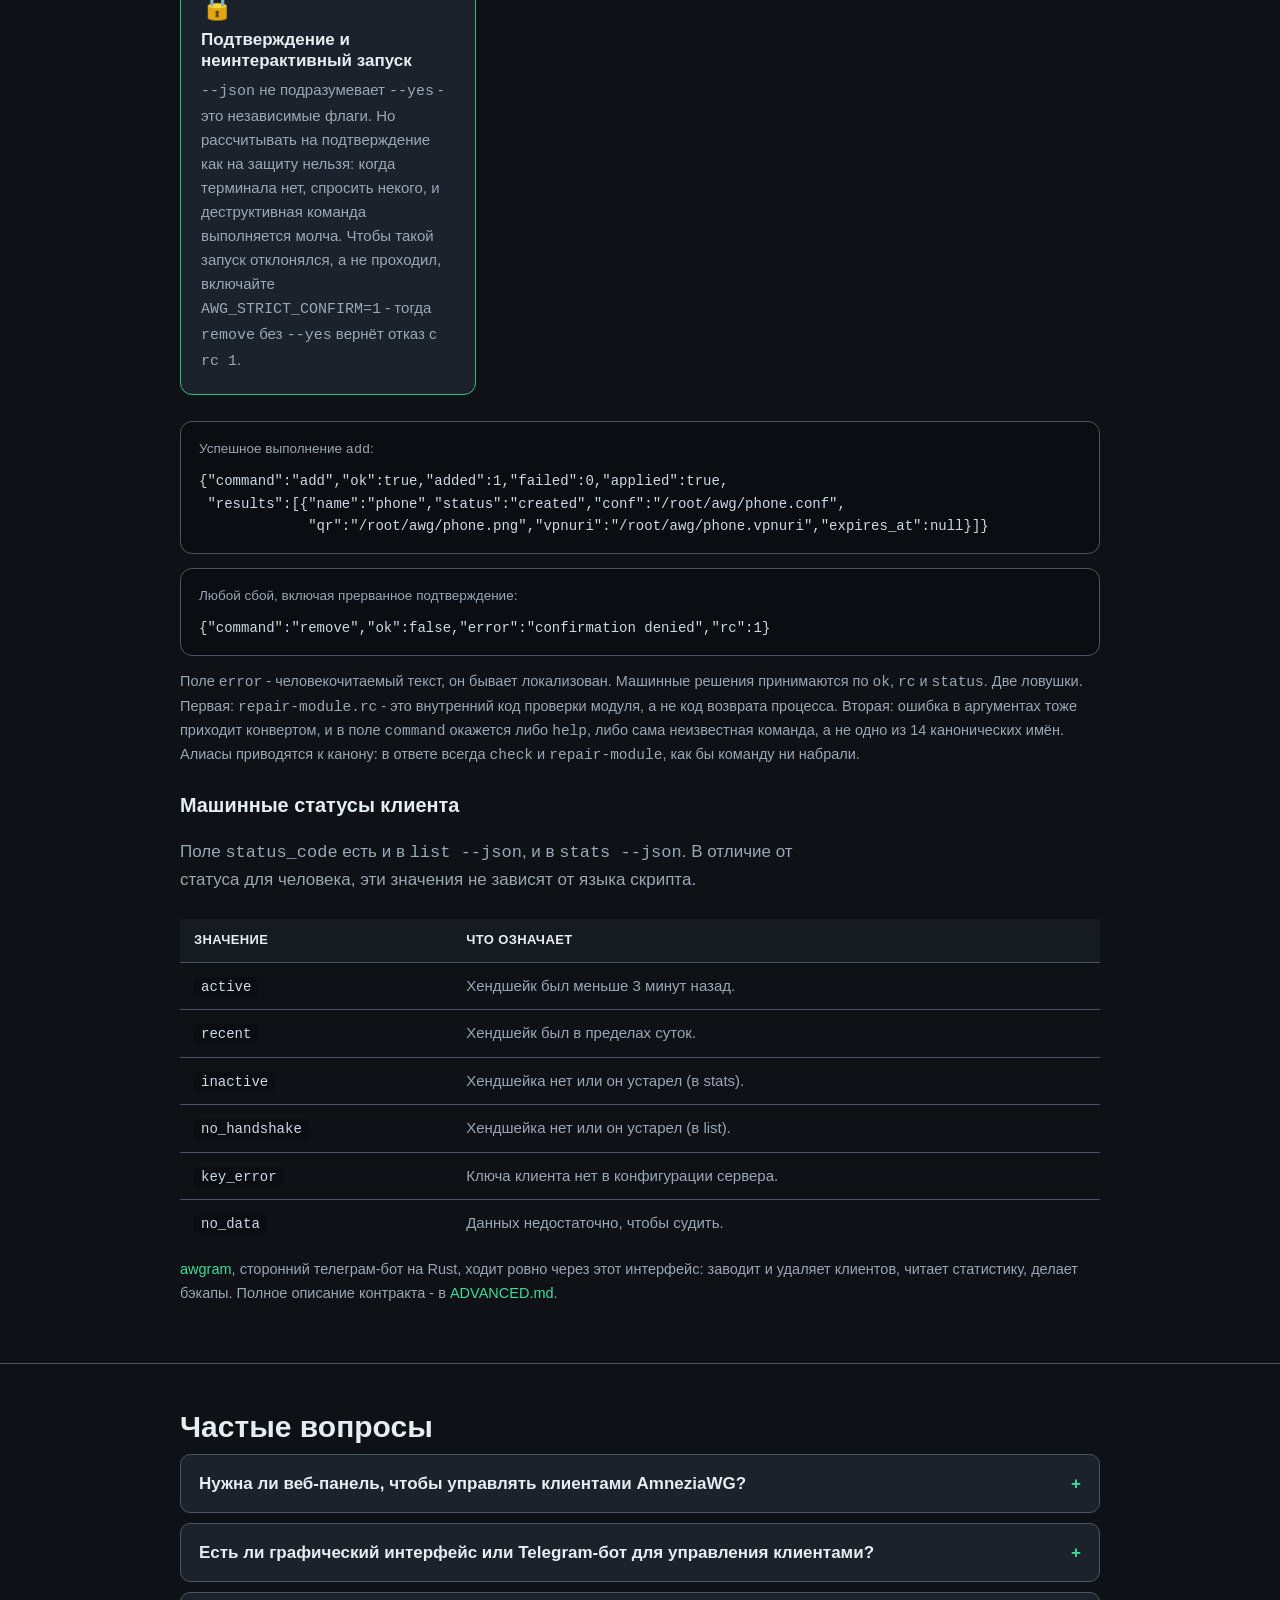
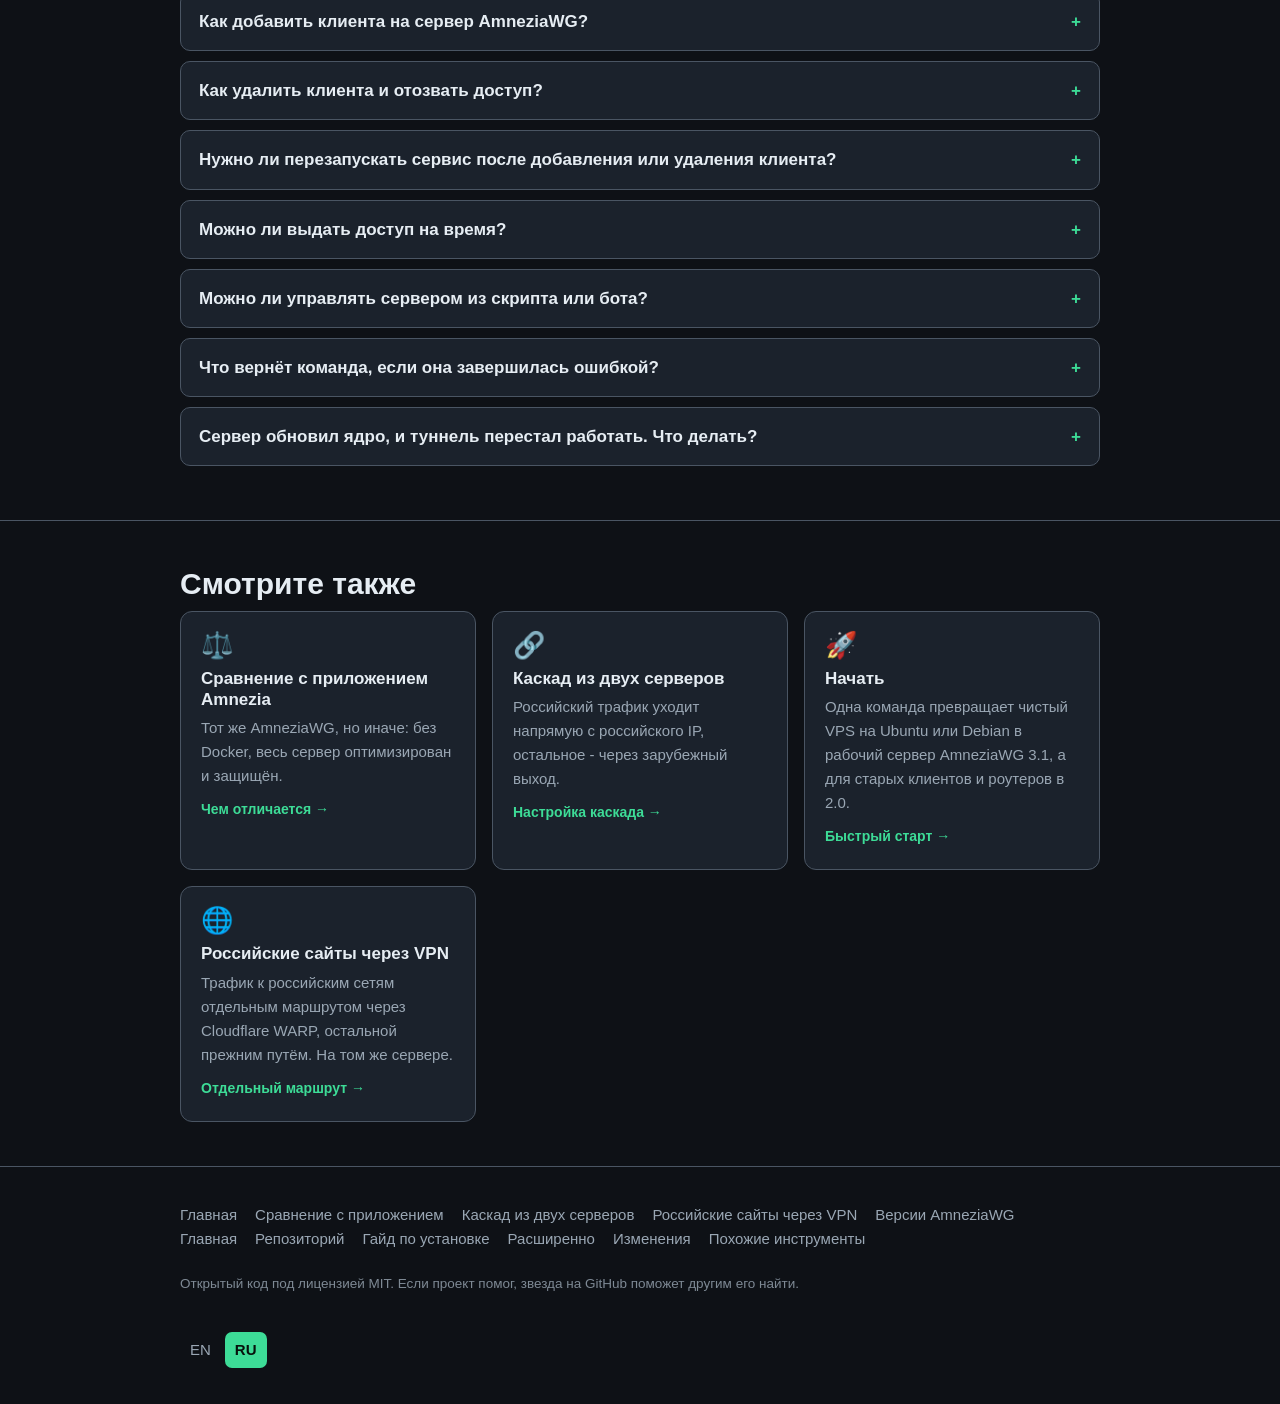
<file: ru/manage/index.html>
<!DOCTYPE html>
<html lang="ru">
<head>
<meta charset="utf-8">
<meta name="viewport" content="width=device-width, initial-scale=1">
<title>Как добавлять и удалять клиентов AmneziaWG на своём сервере</title>
<meta name="description" content="manage_amneziawg.sh добавляет, удаляет, перевыпускает и перечисляет клиентов AmneziaWG из командной строки: QR-коды, vpn://-ссылки, доступ с истечением срока, бэкапы и вывод в JSON для скриптов и ботов.">
<link rel="canonical" href="https://bivlked.github.io/amneziawg-installer/ru/manage/">
<link rel="alternate" hreflang="en" href="https://bivlked.github.io/amneziawg-installer/manage/">
<link rel="alternate" hreflang="ru" href="https://bivlked.github.io/amneziawg-installer/ru/manage/">
<link rel="alternate" hreflang="x-default" href="https://bivlked.github.io/amneziawg-installer/manage/">
<meta property="og:type" content="article">
<meta property="og:title" content="Как добавлять и удалять клиентов AmneziaWG на своём сервере">
<meta property="og:description" content="Один скрипт управляет клиентами AmneziaWG: добавить, удалить, перевыпустить, QR-код, доступ на время и вывод в JSON для ботов. Веб-панель не нужна.">
<meta property="og:url" content="https://bivlked.github.io/amneziawg-installer/ru/manage/">
<meta property="og:site_name" content="amneziawg-installer">
<meta property="og:image" content="https://bivlked.github.io/amneziawg-installer/assets/og-manage-ru.png">
<meta property="og:image:width" content="1200">
<meta property="og:image:height" content="630">
<meta property="og:image:alt" content="Управление клиентами AmneziaWG из командной строки">
<meta property="og:locale" content="ru_RU">
<meta property="og:locale:alternate" content="en_US">
<meta name="twitter:card" content="summary_large_image">
<meta name="twitter:image" content="https://bivlked.github.io/amneziawg-installer/assets/og-manage-ru.png">
<meta name="twitter:title" content="Как добавлять и удалять клиентов AmneziaWG на своём сервере">
<meta name="twitter:description" content="Добавление, удаление и перевыпуск клиентов AmneziaWG из командной строки, с выводом в JSON для скриптов и ботов.">
<meta name="theme-color" content="#0e1116">
<meta name="color-scheme" content="dark">
<link rel="icon" href="../../assets/favicon.svg" type="image/svg+xml">
<link rel="apple-touch-icon" href="../../assets/apple-touch-icon.png">
<link rel="stylesheet" href="../../assets/style.css">
<script type="application/ld+json">
{
  "@context": "https://schema.org",
  "@type": "FAQPage",
  "mainEntity": [
    { "@type": "Question", "name": "Нужна ли веб-панель, чтобы управлять клиентами AmneziaWG?", "acceptedAnswer": { "@type": "Answer", "text": "Нет, вместе с установщиком ставится manage_amneziawg.sh: он добавляет, удаляет, перевыпускает и перечисляет клиентов одной командой по SSH, а для скриптов и ботов отдаёт машиночитаемый JSON. Панель оправдана, только если вы постоянно заводите и меняете клиентов; для сервера, который настроили один раз и забыли, это ещё одна деталь, которую придётся обновлять." } },
    { "@type": "Question", "name": "Есть ли графический интерфейс или Telegram-бот для управления клиентами?", "acceptedAnswer": { "@type": "Answer", "text": "Да, есть несколько независимых проектов сообщества, и все они надстроены над тем же управляющим скриптом. amneziawg-manager - нативное приложение для macOS, которое запускает manage_amneziawg.sh по SSH. awgram - Telegram-бот на интерфейсе --json. amneziawg-installer-tg-bot - Telegram-бот, который работает на самом сервере и вызывает тот же скрипт через sudo. Ни один из них мы не сопровождаем и не проверяем, поэтому перед тем как доверить такому инструменту сервер, посмотрите на его состояние. Установщику ни один из них не нужен: команды остаются те же, а отказ от надстройки возвращает сервер к прежнему виду." } },
    { "@type": "Question", "name": "Как добавить клиента на сервер AmneziaWG?", "acceptedAnswer": { "@type": "Answer", "text": "Командой sudo bash /root/awg/manage_amneziawg.sh add phone. Скрипт сам сгенерирует ключи, запишет конфиг клиента, нарисует QR-код и vpn://-ссылку для импорта в приложение Amnezia одним касанием и применит изменение на работающем интерфейсе. Имён можно передать несколько сразу: add phone laptop tablet." } },
    { "@type": "Question", "name": "Как удалить клиента и отозвать доступ?", "acceptedAnswer": { "@type": "Answer", "text": "Командой sudo bash /root/awg/manage_amneziawg.sh remove phone. Ключ клиента убирается из конфигурации сервера, изменение применяется на работающем интерфейсе, поэтому старый конфиг перестаёт подключаться сразу и перевыпускать ничего не нужно. Имён тоже можно передать несколько: remove phone laptop." } },
    { "@type": "Question", "name": "Нужно ли перезапускать сервис после добавления или удаления клиента?", "acceptedAnswer": { "@type": "Answer", "text": "Нет, команды add и remove применяют изменение к работающему интерфейсу сразу, через awg syncconf, и остальные подключённые клиенты остаются на связи. Перезапуск - это опция, а не обязательный шаг: --apply-mode=restart предусмотрен для случаев, когда горячее применение не подходит, и он обрывает все живые соединения, поэтому не является режимом по умолчанию." } },
    { "@type": "Question", "name": "Можно ли выдать доступ на время?", "acceptedAnswer": { "@type": "Answer", "text": "Да, add guest --expires=7d создаёт клиента, который перестанет работать через указанный срок. Срок пишется как Nh, Nd или Nw: 12h, 7d, 4w. Просроченных снимает cron, проверка идёт каждые пять минут, вручную чистить ничего не нужно." } },
    { "@type": "Question", "name": "Можно ли управлять сервером из скрипта или бота?", "acceptedAnswer": { "@type": "Answer", "text": "Да, через --json. Команды управления отвечают ровно одним JSON-документом на stdout, в том числе когда падают, а человеческие сообщения уходят в stderr. list и stats вместо объекта отдают массив, а show и diagnose флага не понимают. На этом интерфейсе уже работает сторонний телеграм-бот awgram." } },
    { "@type": "Question", "name": "Что вернёт команда, если она завершилась ошибкой?", "acceptedAnswer": { "@type": "Answer", "text": "Зависит от того, как именно она упала. Аварийный выход (падение, неверная опция, отказ от подтверждения) даёт ok:false, человекочитаемый error и rc. А пакетная команда вроде add вместо этого расписывает исход по каждому имени внутри results[] и ставит ok:false, поля rc там нет. Источник истины - код возврата процесса, ok его дублирует. Текст ошибки не парсить: решения принимать по ok, rc и status." } },
    { "@type": "Question", "name": "Сервер обновил ядро, и туннель перестал работать. Что делать?", "acceptedAnswer": { "@type": "Answer", "text": "Командой sudo bash /root/awg/manage_amneziawg.sh repair-module. Она пересобирает модуль ядра через DKMS, загружает его и заново поднимает сервис. При установке через DKMS обновление ядра не требует переустановки VPN. На ARM с готовым модулем повторный запуск установщика ставит модуль под текущее ядро." } }
  ]
}
</script>
<script type="application/ld+json">
{
  "@context": "https://schema.org",
  "@type": "BreadcrumbList",
  "itemListElement": [
    { "@type": "ListItem", "position": 1, "name": "amneziawg-installer", "item": "https://bivlked.github.io/amneziawg-installer/ru/" },
    { "@type": "ListItem", "position": 2, "name": "Управление клиентами", "item": "https://bivlked.github.io/amneziawg-installer/ru/manage/" }
  ]
}
</script>
<script type="application/ld+json">
{
  "@context": "https://schema.org",
  "@type": "TechArticle",
  "headline": "Управление клиентами AmneziaWG из командной строки",
  "description": "Все команды управления amneziawg-installer: добавление, удаление, список, перевыпуск, изменение, бэкап, восстановление, проверка, диагностика, перезапуск и починка модуля, плюс интерфейс JSON для скриптов и ботов.",
  "inLanguage": "ru",
  "image": "https://bivlked.github.io/amneziawg-installer/assets/og-manage-ru.png",
  "datePublished": "2026-07-26",
  "dateModified": "2026-08-25",
  "author": { "@type": "Person", "name": "bivlked" },
  "publisher": { "@type": "Organization", "name": "amneziawg-installer", "logo": { "@type": "ImageObject", "url": "https://bivlked.github.io/amneziawg-installer/assets/apple-touch-icon.png" } },
  "mainEntityOfPage": "https://bivlked.github.io/amneziawg-installer/ru/manage/",
  "isPartOf": "https://bivlked.github.io/amneziawg-installer/ru/"
}
</script>
</head>
<body>
<a class="skip-link" href="#main">К содержимому</a>

<header class="site-header">
  <div class="wrap">
    <a class="brand" href="/amneziawg-installer/ru/">
      <svg class="logo" viewBox="0 0 32 32" aria-hidden="true"><rect width="32" height="32" rx="7" fill="#3ddc97"/><path d="M16 6l8 4v6c0 5-3.4 8.2-8 10-4.6-1.8-8-5-8-10v-6l8-4z" fill="#07120c"/></svg>
      amneziawg-installer
    </a>
    <nav class="nav-right" aria-label="Навигация по сайту">
      <span class="lang-switch"><a aria-label="English" href="/amneziawg-installer/manage/">EN</a><a class="active" aria-current="page" aria-label="Русский" href="/amneziawg-installer/ru/manage/">RU</a></span>
      <a class="btn btn-sm" href="https://github.com/bivlked/amneziawg-installer">Звезда на GitHub</a>
    </nav>
  </div>
</header>

<main id="main">

<section class="hero">
  <div class="wrap">
    <h1>Управление клиентами AmneziaWG из командной строки</h1>
    <p class="lede">amneziawg-installer ставит AmneziaWG на Ubuntu и Debian. Клиентами дальше занимается скрипт <code>manage_amneziawg.sh</code>: завести, удалить, перевыпустить конфиг, выдать QR-код или <code>vpn://</code>-ссылку. Он же показывает статистику, делает бэкапы и чинит модуль ядра после обновления. Всё это одной командой по SSH, а для скриптов и ботов есть вывод в JSON.</p>
    <div class="cta-row">
      <a class="btn btn-primary" href="#commands">Все команды</a>
      <a class="btn" href="#json">JSON для ботов</a>
    </div>
  </div>
</section>

<section id="recipes">
  <div class="wrap">
    <h2>Типовые задачи</h2>
    <p class="sub">Ниже только подкоманды, полный вызов выглядит так: <code>sudo bash /root/awg/manage_amneziawg.sh &lt;команда&gt;</code>.</p>
    <div class="tablewrap">
      <table class="dtable">
        <thead><tr><th>Задача</th><th>Команда</th></tr></thead>
        <tbody>
          <tr><td>Завести телефон и получить QR-код</td><td><code>add phone</code></td></tr>
          <tr><td>Добавить три устройства разом</td><td><code>add phone laptop tablet</code></td></tr>
          <tr><td>Дать гостю доступ на неделю</td><td><code>add guest --expires=7d</code></td></tr>
          <tr><td>Отозвать доступ</td><td><code>remove guest</code></td></tr>
          <tr><td>Посмотреть, кто подключён и сколько скачал</td><td><code>stats</code></td></tr>
          <tr><td>Перевыпустить потерянный файл конфига (ключи остаются прежними)</td><td><code>regen phone</code></td></tr>
          <tr><td>Отрезать потерянный телефон или утёкший конфиг</td><td><code>remove phone</code>, затем <code>add phone</code></td></tr>
          <tr><td>Сделать бэкап перед любыми правками</td><td><code>backup</code></td></tr>
          <tr><td>Вернуть туннель после обновления ядра</td><td><code>repair-module</code></td></tr>
        </tbody>
      </table>
    </div>
  </div>
</section>
<section id="commands">
  <div class="wrap">
    <h2>Все команды одной таблицей</h2>
    <p class="sub">Установщик кладёт скрипт на сервер сам, запускать его нужно от root. Столбец JSON показывает, что вернёт флаг <code>--json</code>.</p>
    <div class="tablewrap">
      <table class="dtable">
        <thead><tr><th>Команда</th><th>Что делает</th><th>JSON</th></tr></thead>
        <tbody>
          <tr><td><code>add &lt;имя&gt; [имя2 ...]</code></td><td>Заводит клиента: ключи, конфиг, QR-код и <code>vpn://</code>-ссылка. Имён можно несколько сразу. <code>--expires=</code> выдаёт доступ на время, <code>--psk</code> добавляет PresharedKey.</td><td class="y">объект</td></tr>
          <tr><td><code>remove &lt;имя&gt; [имя2 ...]</code></td><td>Удаляет клиента и отзывает доступ. Имён можно несколько сразу.</td><td class="y">объект</td></tr>
          <tr><td><code>list</code></td><td>Список клиентов. С <code>-v</code> подробнее; в JSON-виде есть ещё адрес IPv6 и машинный статус.</td><td class="y">массив</td></tr>
          <tr><td><code>stats</code></td><td>Трафик по каждому клиенту и время последнего хендшейка.</td><td class="y">массив</td></tr>
          <tr><td><code>regen [имя ...]</code></td><td>Перевыпускает файлы клиента, сохраняя ключи и адрес. <code>--reset-routes</code> сбрасывает маршрутизацию к текущему режиму.</td><td class="y">объект</td></tr>
          <tr><td><code>modify &lt;имя&gt; &lt;параметр&gt; &lt;значение&gt;</code></td><td>Меняет отдельный параметр клиента.</td><td class="y">объект</td></tr>
          <tr><td><code>backup</code></td><td>Создаёт резервную копию конфигурации сервера и набора клиентов.</td><td class="y">объект</td></tr>
          <tr><td><code>restore [файл]</code></td><td>Восстанавливает из копии и сообщает, был ли откат.</td><td class="y">объект</td></tr>
          <tr><td><code>check</code></td><td>Состояние сервера: модуль, сервис, порт, файрвол. Алиас: <code>status</code>.</td><td class="y">объект</td></tr>
          <tr><td><code>diagnose</code></td><td>Самодиагностика: ядро, sysctl и UFW, а с <code>--carrier=</code> ещё и сверка обфускации с профилем мобильного оператора (<code>beeline_msk</code>, <code>yota_msk</code>, <code>tele2_msk</code>, <code>tele2_krasnoyarsk</code>, <code>tattelecom</code>, <code>megafon_regions</code>, <code>tmobile_us</code>).</td><td>только текст</td></tr>
          <tr><td><code>show</code></td><td>Сырой вывод <code>awg show</code>.</td><td>только текст</td></tr>
          <tr><td><code>restart</code></td><td>Перезапускает сервис AmneziaWG.</td><td class="y">объект</td></tr>
          <tr><td><code>repair-module</code></td><td>Пересобирает модуль ядра после обновления ядра и возвращает туннель. Алиас: <code>repair</code>.</td><td class="y">объект</td></tr>
          <tr><td><code>help</code></td><td>Полная справка со всеми флагами.</td><td>только текст</td></tr>
        </tbody>
      </table>
    </div>
    <p class="inline-note">Срок для временного доступа пишется как <code>Nh</code>, <code>Nd</code> или <code>Nw</code>: <code>12h</code>, <code>7d</code>, <code>4w</code>. Cron проверяет сроки каждые пять минут и снимает просроченных, вручную чистить ничего не нужно.</p>
  </div>
</section>

<section id="json">
  <div class="wrap">
    <h2>Машинный вывод для скриптов и ботов</h2>
    <p class="sub">Начиная с v5.21.0 команды управления понимают <code>--json</code>. Флаг нужен ровно для того, чтобы боту не приходилось разбирать человеческий текст и гадать, сработала команда или нет.</p>
    <div class="grid">
      <div class="card">
        <div class="ico" aria-hidden="true">&#128230;</div>
        <h3>Ровно один JSON-документ</h3>
        <p>У команды, которая понимает флаг, на stdout приходит ровно один JSON-документ за запуск, при любом исходе, включая аварийное завершение и отказ от подтверждения. Команды с конвертом отдают объект, <code>list</code> и <code>stats</code> - голый массив. Человеческие сообщения уходят в stderr, потоки не смешиваются.</p>
      </div>
      <div class="card">
        <div class="ico" aria-hidden="true">&#9989;</div>
        <h3>Источник истины - код возврата</h3>
        <p>Поле <code>ok</code> дублирует его для ботов, которые читают только stdout. Частичный отказ считается отказом: <code>add a b</code>, где <code>b</code> уже существует, вернёт <code>ok:false</code>.</p>
      </div>
      <div class="card">
        <div class="ico" aria-hidden="true">&#128204;</div>
        <h3>Схема только расширяется</h3>
        <p>Новые поля со временем появляются, существующие не переименовываются и не меняют тип. <code>list</code> и <code>stats</code> остаются голыми массивами, какими и были.</p>
      </div>
      <div class="card lead">
        <div class="ico" aria-hidden="true">&#128274;</div>
        <h3>Подтверждение и неинтерактивный запуск</h3>
        <p><code>--json</code> не подразумевает <code>--yes</code> - это независимые флаги. Но рассчитывать на подтверждение как на защиту нельзя: когда терминала нет, спросить некого, и деструктивная команда выполняется молча. Чтобы такой запуск отклонялся, а не проходил, включайте <code>AWG_STRICT_CONFIRM=1</code> - тогда <code>remove</code> без <code>--yes</code> вернёт отказ с <code>rc 1</code>.</p>
      </div>
    </div>
    <div class="mt">
      <div class="codeblock">
        <p class="cap">Успешное выполнение <code>add</code>:</p>
        <pre>{"command":"add","ok":true,"added":1,"failed":0,"applied":true,
 "results":[{"name":"phone","status":"created","conf":"/root/awg/phone.conf",
             "qr":"/root/awg/phone.png","vpnuri":"/root/awg/phone.vpnuri","expires_at":null}]}</pre>
      </div>
      <div class="codeblock">
        <p class="cap">Любой сбой, включая прерванное подтверждение:</p>
        <pre>{"command":"remove","ok":false,"error":"confirmation denied","rc":1}</pre>
      </div>
      <p class="inline-note">Поле <code>error</code> - человекочитаемый текст, он бывает локализован. Машинные решения принимаются по <code>ok</code>, <code>rc</code> и <code>status</code>. Две ловушки. Первая: <code>repair-module.rc</code> - это внутренний код проверки модуля, а не код возврата процесса. Вторая: ошибка в аргументах тоже приходит конвертом, и в поле <code>command</code> окажется либо <code>help</code>, либо сама неизвестная команда, а не одно из 14 канонических имён. Алиасы приводятся к канону: в ответе всегда <code>check</code> и <code>repair-module</code>, как бы команду ни набрали.</p>
    </div>
    <h3 class="mt">Машинные статусы клиента</h3>
    <p class="sub">Поле <code>status_code</code> есть и в <code>list --json</code>, и в <code>stats --json</code>. В отличие от статуса для человека, эти значения не зависят от языка скрипта.</p>
    <div class="tablewrap">
      <table class="dtable">
        <thead><tr><th>Значение</th><th>Что означает</th></tr></thead>
        <tbody>
          <tr><td><code>active</code></td><td>Хендшейк был меньше 3 минут назад.</td></tr>
          <tr><td><code>recent</code></td><td>Хендшейк был в пределах суток.</td></tr>
          <tr><td><code>inactive</code></td><td>Хендшейка нет или он устарел (в stats).</td></tr>
          <tr><td><code>no_handshake</code></td><td>Хендшейка нет или он устарел (в list).</td></tr>
          <tr><td><code>key_error</code></td><td>Ключа клиента нет в конфигурации сервера.</td></tr>
          <tr><td><code>no_data</code></td><td>Данных недостаточно, чтобы судить.</td></tr>
        </tbody>
      </table>
    </div>
    <p class="inline-note"><a href="https://github.com/ekuraev/awgram">awgram</a>, сторонний телеграм-бот на Rust, ходит ровно через этот интерфейс: заводит и удаляет клиентов, читает статистику, делает бэкапы. Полное описание контракта - в <a href="https://github.com/bivlked/amneziawg-installer/blob/main/ADVANCED.md#json-api-adv">ADVANCED.md</a>.</p>
  </div>
</section>

<section id="faq">
  <div class="wrap">
    <h2>Частые вопросы</h2>
    <div class="faq">
      <details><summary>Нужна ли веб-панель, чтобы управлять клиентами AmneziaWG?</summary><div class="answer">Нет, вместе с установщиком ставится <code>manage_amneziawg.sh</code>: он добавляет, удаляет, перевыпускает и перечисляет клиентов одной командой по SSH, а для скриптов и ботов отдаёт машиночитаемый JSON. Панель оправдана, только если вы постоянно заводите и меняете клиентов; для сервера, который настроили один раз и забыли, это ещё одна деталь, которую придётся обновлять.</div></details>
      <details><summary>Есть ли графический интерфейс или Telegram-бот для управления клиентами?</summary><div class="answer">Да, есть несколько независимых проектов сообщества, и все они надстроены над тем же управляющим скриптом. <a href="https://github.com/rockysys/amneziawg-manager">amneziawg-manager</a> - нативное приложение для macOS, которое запускает <code>manage_amneziawg.sh</code> по SSH. <a href="https://github.com/ekuraev/awgram">awgram</a> - Telegram-бот на интерфейсе <code>--json</code>. <a href="https://github.com/blindtechnique/amneziawg-installer-tg-bot">amneziawg-installer-tg-bot</a> - Telegram-бот, который работает на самом сервере и вызывает тот же скрипт через sudo. Ни один из них мы не сопровождаем и не проверяем, поэтому перед тем как доверить такому инструменту сервер, посмотрите на его состояние. Установщику ни один из них не нужен: команды остаются те же, а отказ от надстройки возвращает сервер к прежнему виду.</div></details>
      <details><summary>Как добавить клиента на сервер AmneziaWG?</summary><div class="answer">Командой <code>sudo bash /root/awg/manage_amneziawg.sh add phone</code>. Скрипт сам сгенерирует ключи, запишет конфиг клиента, нарисует QR-код и <code>vpn://</code>-ссылку для импорта в приложение Amnezia одним касанием и применит изменение на работающем интерфейсе. Имён можно передать несколько сразу: <code>add phone laptop tablet</code>.</div></details>
      <details><summary>Как удалить клиента и отозвать доступ?</summary><div class="answer">Командой <code>sudo bash /root/awg/manage_amneziawg.sh remove phone</code>. Ключ клиента убирается из конфигурации сервера, изменение применяется на работающем интерфейсе, поэтому старый конфиг перестаёт подключаться сразу и перевыпускать ничего не нужно. Имён тоже можно передать несколько: <code>remove phone laptop</code>.</div></details>
      <details><summary>Нужно ли перезапускать сервис после добавления или удаления клиента?</summary><div class="answer">Нет, команды <code>add</code> и <code>remove</code> применяют изменение к работающему интерфейсу сразу, через <code>awg syncconf</code>, и остальные подключённые клиенты остаются на связи. Перезапуск - это опция, а не обязательный шаг: <code>--apply-mode=restart</code> предусмотрен для случаев, когда горячее применение не подходит, и он обрывает все живые соединения, поэтому не является режимом по умолчанию.</div></details>
      <details><summary>Можно ли выдать доступ на время?</summary><div class="answer">Да, <code>add guest --expires=7d</code> создаёт клиента, который перестанет работать через указанный срок. Срок пишется как <code>Nh</code>, <code>Nd</code> или <code>Nw</code>: <code>12h</code>, <code>7d</code>, <code>4w</code>. Просроченных снимает cron, проверка идёт каждые пять минут, вручную чистить ничего не нужно.</div></details>
      <details><summary>Можно ли управлять сервером из скрипта или бота?</summary><div class="answer">Да, через <code>--json</code>. Команды управления отвечают ровно одним JSON-документом на stdout, в том числе когда падают, а человеческие сообщения уходят в stderr. <code>list</code> и <code>stats</code> вместо объекта отдают массив, а <code>show</code> и <code>diagnose</code> флага не понимают. На этом интерфейсе уже работает сторонний телеграм-бот <a href="https://github.com/ekuraev/awgram">awgram</a>.</div></details>
      <details><summary>Что вернёт команда, если она завершилась ошибкой?</summary><div class="answer">Зависит от того, как именно она упала. Аварийный выход (падение, неверная опция, отказ от подтверждения) даёт <code>ok:false</code>, человекочитаемый <code>error</code> и <code>rc</code>. А пакетная команда вроде <code>add</code> вместо этого расписывает исход по каждому имени внутри <code>results[]</code> и ставит <code>ok:false</code>, поля <code>rc</code> там нет. Источник истины - код возврата процесса, <code>ok</code> его дублирует. Текст ошибки не парсить: решения принимать по <code>ok</code>, <code>rc</code> и <code>status</code>.</div></details>
      <details><summary>Сервер обновил ядро, и туннель перестал работать. Что делать?</summary><div class="answer">Командой <code>sudo bash /root/awg/manage_amneziawg.sh repair-module</code>. Она пересобирает модуль ядра через DKMS, загружает его и заново поднимает сервис. При установке через DKMS обновление ядра не требует переустановки VPN. На ARM с готовым модулем повторный запуск установщика ставит модуль под текущее ядро.</div></details>
    </div>
  </div>
</section>

<section id="related" class="related">
  <div class="wrap">
    <h2>Смотрите также</h2>
    <div class="grid">
      <div class="card">
        <div class="ico" aria-hidden="true">&#9878;&#65039;</div>
        <h3>Сравнение с приложением Amnezia</h3>
        <p>Тот же AmneziaWG, но иначе: без Docker, весь сервер оптимизирован и защищён.</p>
        <a class="go" href="/amneziawg-installer/ru/compare/">Чем отличается &#8594;</a>
      </div>
      <div class="card">
        <div class="ico" aria-hidden="true">&#128279;</div>
        <h3>Каскад из двух серверов</h3>
        <p>Российский трафик уходит напрямую с российского IP, остальное - через зарубежный выход.</p>
        <a class="go" href="/amneziawg-installer/ru/cascade/">Настройка каскада &#8594;</a>
      </div>
      <div class="card">
        <div class="ico" aria-hidden="true">&#128640;</div>
        <h3>Начать</h3>
        <p>Одна команда превращает чистый VPS на Ubuntu или Debian в рабочий сервер AmneziaWG 3.1, а для старых клиентов и роутеров в 2.0.</p>
        <a class="go" href="/amneziawg-installer/ru/#quick-start">Быстрый старт &#8594;</a>
      </div>
      <div class="card">
        <div class="ico" aria-hidden="true">&#127760;</div>
        <h3>Российские сайты через VPN</h3>
        <p>Трафик к российским сетям отдельным маршрутом через Cloudflare WARP, остальной прежним путём. На том же сервере.</p>
        <a class="go" href="/amneziawg-installer/ru/warp-ru/">Отдельный маршрут &#8594;</a>
      </div>
    </div>
  </div>
</section>

</main>

<footer class="site-footer">
  <div class="wrap">
    <div class="cols">
      <div>
        <div class="foot-links">
          <a href="/amneziawg-installer/ru/">Главная</a>
          <a href="/amneziawg-installer/ru/compare/">Сравнение с приложением</a>
          <a href="/amneziawg-installer/ru/cascade/">Каскад из двух серверов</a>
          <a href="/amneziawg-installer/ru/warp-ru/">Российские сайты через VPN</a>
          <a href="/amneziawg-installer/ru/awg3/">Версии AmneziaWG</a>
        </div>
        <div class="foot-links">
          <a href="/amneziawg-installer/ru/">Главная</a>
          <a href="https://github.com/bivlked/amneziawg-installer">Репозиторий</a>
          <a href="https://github.com/bivlked/amneziawg-installer/blob/main/INSTALL_VPS.ru.md">Гайд по установке</a>
          <a href="https://github.com/bivlked/amneziawg-installer/blob/main/ADVANCED.md">Расширенно</a>
          <a href="https://github.com/bivlked/amneziawg-installer/blob/main/CHANGELOG.md">Изменения</a>
          <a href="https://github.com/bivlked/amneziawg-installer#similar-tools">Похожие инструменты</a>
        </div>
        <p class="note">Открытый код под лицензией MIT. Если проект помог, звезда на GitHub поможет другим его найти.</p>
      </div>
      <div class="lang-switch"><a aria-label="English" href="/amneziawg-installer/manage/">EN</a> <a class="active" aria-current="page" aria-label="Русский" href="/amneziawg-installer/ru/manage/">RU</a></div>
    </div>
  </div>
</footer>

</body>
</html>
</file>
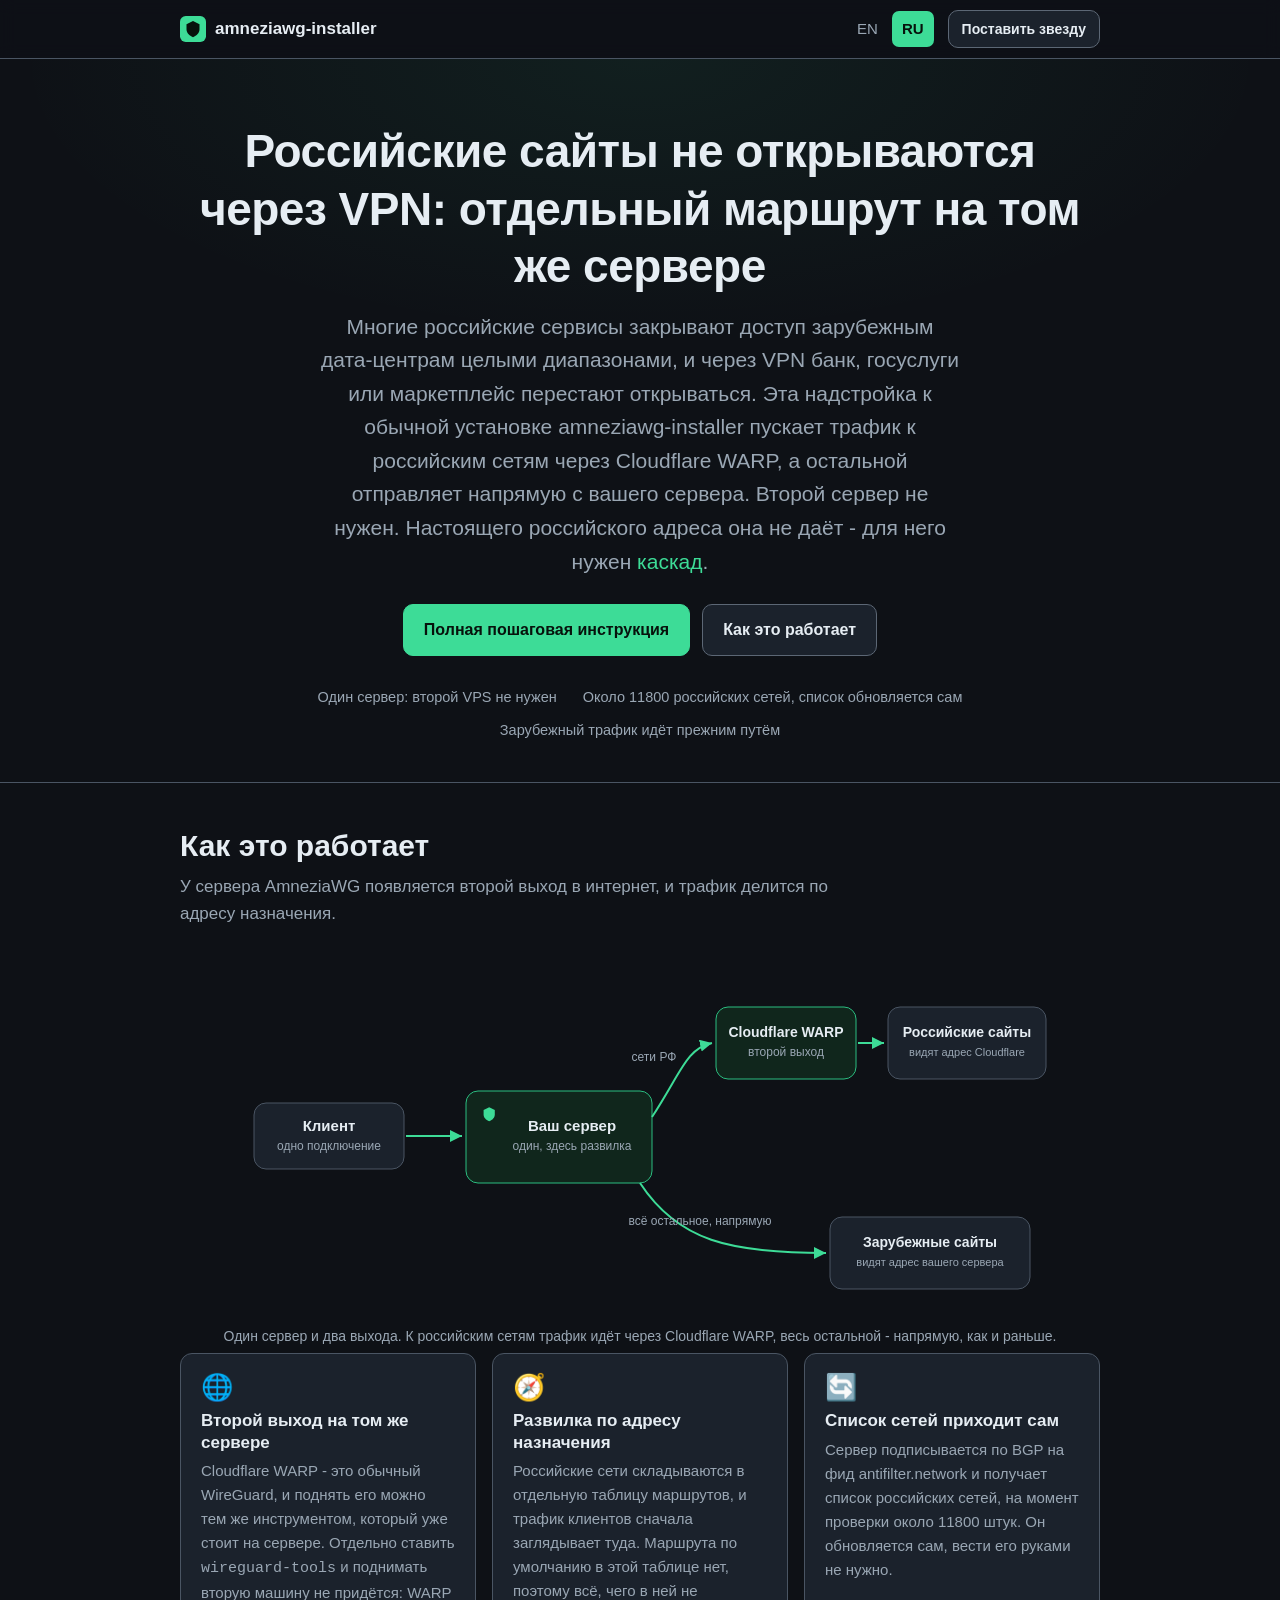
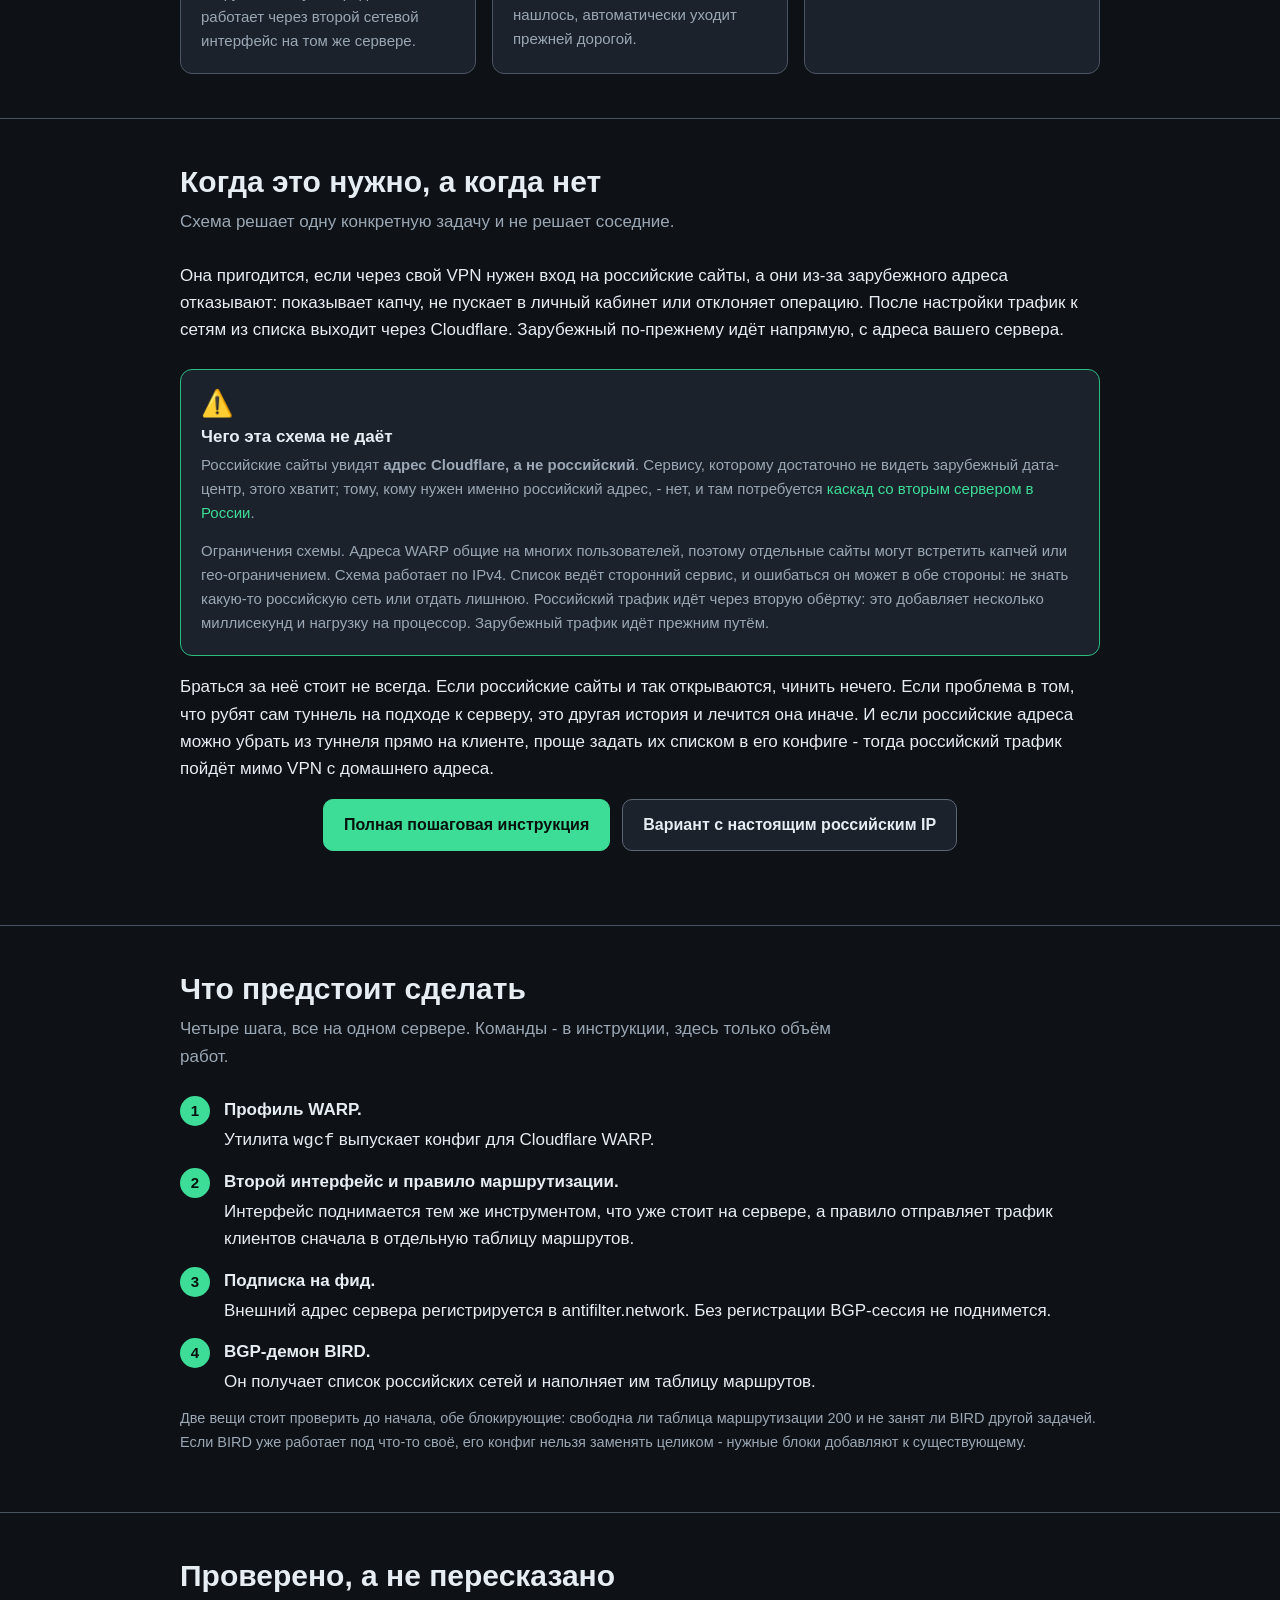
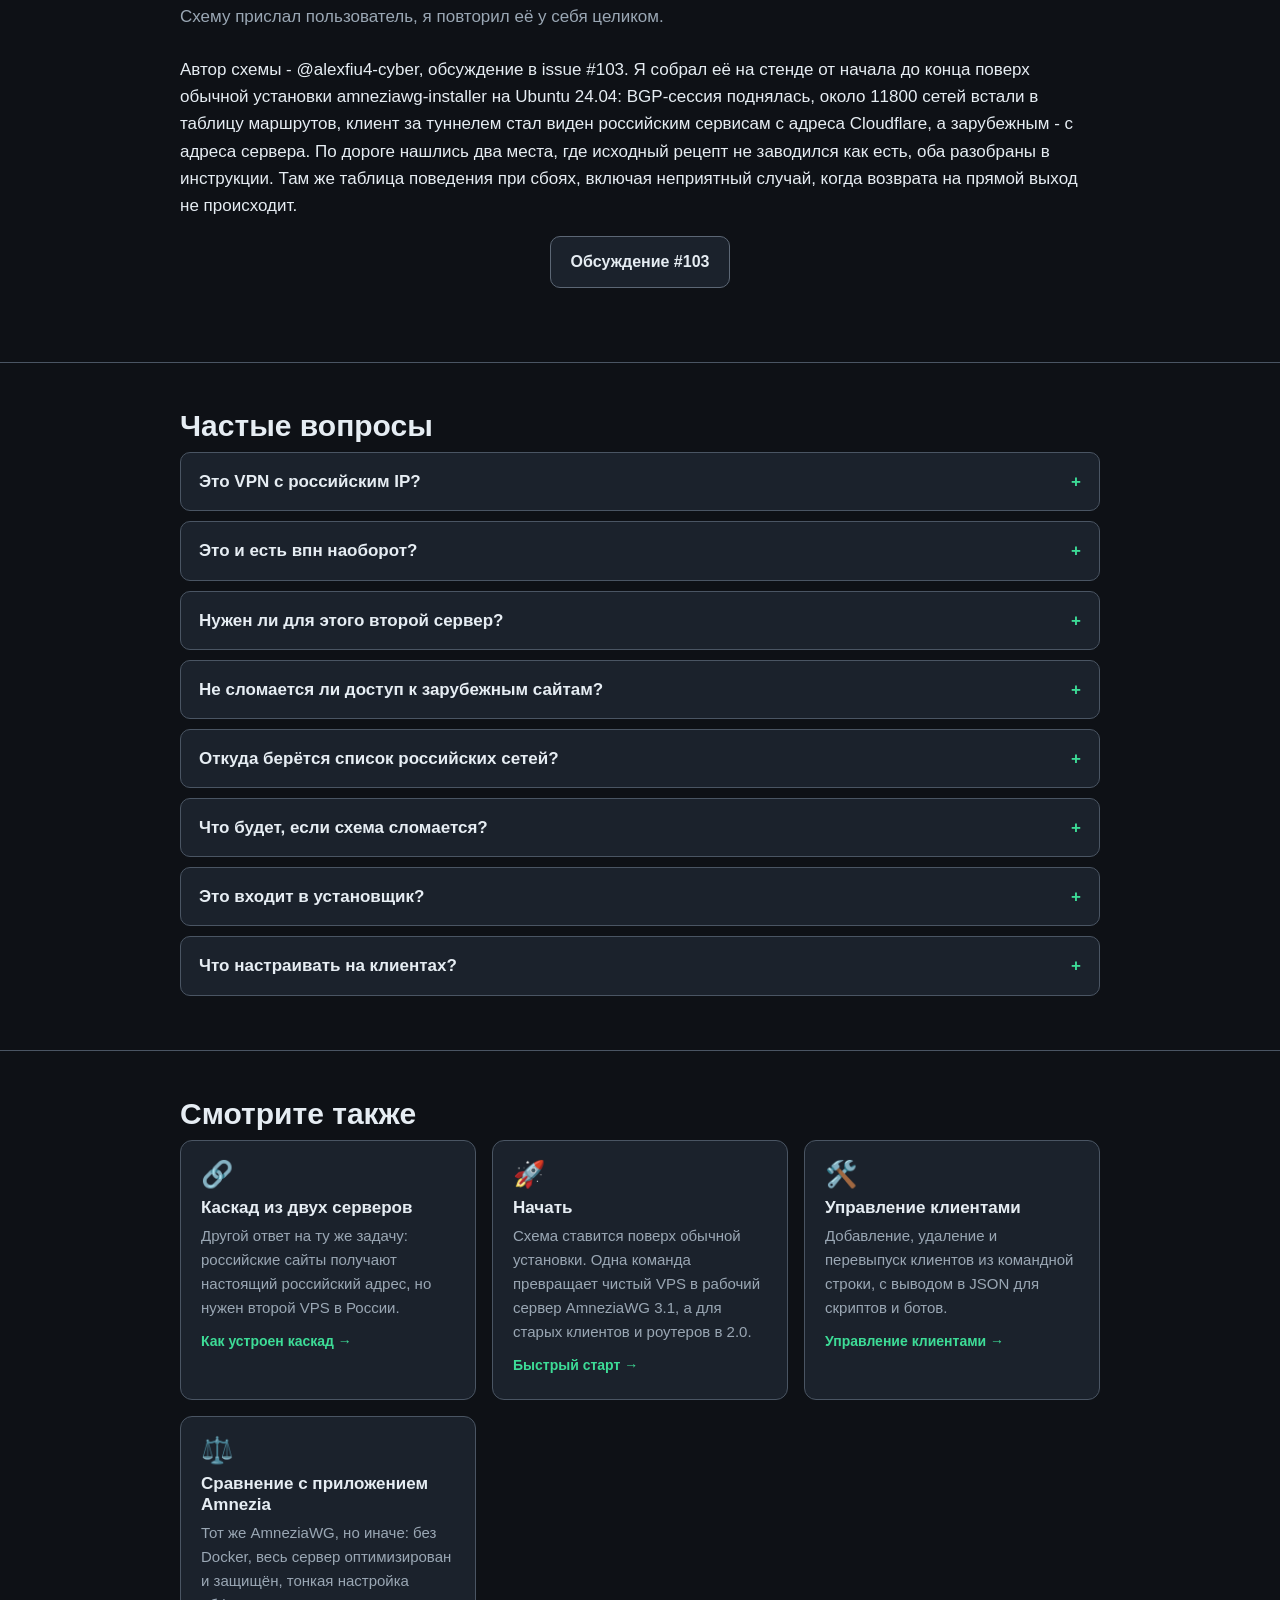
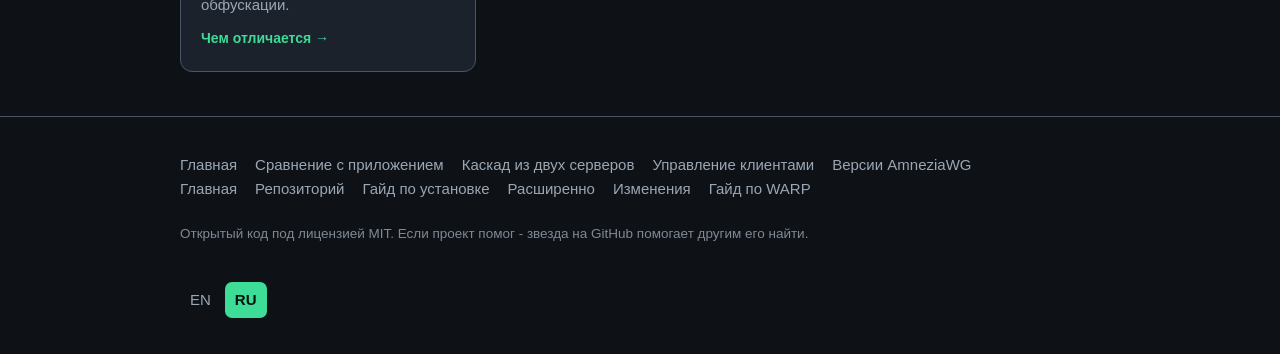
<file: ru/warp-ru/index.html>
<!DOCTYPE html>
<html lang="ru">
<head>
<meta charset="utf-8">
<meta name="viewport" content="width=device-width, initial-scale=1">
<title>Российские сайты не открываются через VPN: что настроить на сервере</title>
<meta name="description" content="Если через свой VPN не открываются банк, госуслуги или маркетплейс - трафик к российским сетям можно пустить отдельным маршрутом через Cloudflare WARP. Второй сервер не нужен, но настоящего российского IP этот способ не даёт.">
<link rel="canonical" href="https://bivlked.github.io/amneziawg-installer/ru/warp-ru/">
<link rel="alternate" hreflang="en" href="https://bivlked.github.io/amneziawg-installer/warp-ru/">
<link rel="alternate" hreflang="ru" href="https://bivlked.github.io/amneziawg-installer/ru/warp-ru/">
<link rel="alternate" hreflang="x-default" href="https://bivlked.github.io/amneziawg-installer/warp-ru/">
<meta property="og:type" content="article">
<meta property="og:title" content="Российские сайты через VPN: отдельный маршрут на том же сервере">
<meta property="og:description" content="Трафик к российским сетям уходит через Cloudflare WARP, весь остальной - напрямую с вашего сервера. Второй сервер не нужен, список сетей обновляется сам.">
<meta property="og:url" content="https://bivlked.github.io/amneziawg-installer/ru/warp-ru/">
<meta property="og:site_name" content="amneziawg-installer">
<meta property="og:image" content="https://bivlked.github.io/amneziawg-installer/assets/og-warp-ru.png">
<meta property="og:image:width" content="1200">
<meta property="og:image:height" content="630">
<meta property="og:image:alt" content="Российский трафик через Cloudflare WARP, остальной напрямую с вашего сервера AmneziaWG">
<meta property="og:locale" content="ru_RU">
<meta property="og:locale:alternate" content="en_US">
<meta name="twitter:card" content="summary_large_image">
<meta name="twitter:image" content="https://bivlked.github.io/amneziawg-installer/assets/og-warp-ru.png">
<meta name="twitter:title" content="Российские сайты через VPN: отдельный маршрут на том же сервере">
<meta name="twitter:description" content="Российский трафик через Cloudflare WARP, остальной напрямую. Второй сервер не нужен.">
<meta name="theme-color" content="#0e1116">
<meta name="color-scheme" content="dark">
<link rel="icon" href="../../assets/favicon.svg" type="image/svg+xml">
<link rel="apple-touch-icon" href="../../assets/apple-touch-icon.png">
<link rel="stylesheet" href="../../assets/style.css">
<script type="application/ld+json">
{
  "@context": "https://schema.org",
  "@type": "FAQPage",
  "mainEntity": [
    { "@type": "Question", "name": "Это VPN с российским IP?", "acceptedAnswer": { "@type": "Answer", "text": "Нет, российские сайты увидят адрес Cloudflare вместо адреса вашего дата-центра. Сервису, которому достаточно не видеть зарубежный дата-центр, этого хватит. Но сервисам, которым нужен именно российский адрес, адреса Cloudflare не хватит - там понадобится каскад со вторым сервером в России." } },
    { "@type": "Question", "name": "Это и есть впн наоборот?", "acceptedAnswer": { "@type": "Answer", "text": "Да, этой схеме обычно и дают такие имена. Обычный VPN уводит за границу весь трафик, а здесь российские сети идут отдельным маршрутом, мимо зарубежного выхода. Встречаются и другие названия: обратный впн, совмещённый впн, впн с русскими серверами. Разница между решениями не в названии, а в том, что видит сайт: при схеме с этой страницы он видит адрес Cloudflare, при каскаде - российский адрес входного сервера." } },
    { "@type": "Question", "name": "Нужен ли для этого второй сервер?", "acceptedAnswer": { "@type": "Answer", "text": "Нет, всё делается на том же сервере, где уже стоит amneziawg-installer. Второй выход в интернет поднимается на нём же отдельным интерфейсом. Это главное отличие от каскада, которому нужны два VPS." } },
    { "@type": "Question", "name": "Не сломается ли доступ к зарубежным сайтам?", "acceptedAnswer": { "@type": "Answer", "text": "Нет, зарубежный трафик идёт прежним путём и схема его не касается. В отдельную таблицу маршрутов попадают только российские сети, и маршрута по умолчанию в ней нет. Поэтому всё, чего в этой таблице не нашлось, автоматически уходит обычной дорогой - прямо с вашего сервера." } },
    { "@type": "Question", "name": "Откуда берётся список российских сетей?", "acceptedAnswer": { "@type": "Answer", "text": "Сервер получает его по BGP от сервиса antifilter.network. На момент проверки это около 11800 сетей, и они обновляются сами, вести список руками не нужно. Регистрация внешнего адреса сервера в этом сервисе обязательна, без неё BGP-сессия не поднимется." } },
    { "@type": "Question", "name": "Что будет, если схема сломается?", "acceptedAnswer": { "@type": "Answer", "text": "Зависит от того, что именно сломалось. Если отвалится фид или BIRD остановится штатно, маршруты снимаются и российский трафик возвращается на прямой выход, связь не теряется. Если BIRD убит аварийно (SIGKILL, нехватка памяти), маршруты остаются на месте, а список просто перестаёт обновляться. Но есть и обратный случай: если сам WARP перестал отвечать, а интерфейс остался поднят, маршруты продолжают вести в никуда, и российские сайты перестают открываться совсем. Автоматического возврата тут нет, поэтому следить надо не только за BGP-сессией, но и за проходимостью второго выхода." } },
    { "@type": "Question", "name": "Это входит в установщик?", "acceptedAnswer": { "@type": "Answer", "text": "Нет, это надстройка поверх обычной установки, отдельная пошаговая инструкция. Второй выход и BGP-демон - другой класс задач, держать их внутри установочного скрипта неправильно. Обновление установщика схему не тронет, но и не восстановит." } },
    { "@type": "Question", "name": "Что настраивать на клиентах?", "acceptedAnswer": { "@type": "Answer", "text": "Ничего. Развилка живёт на сервере и работает одинаково для всех подключённых клиентов. Конфиги перевыпускать не нужно, приложение на телефоне или компьютере остаётся прежним." } }
  ]
}
</script>
<script type="application/ld+json">
{
  "@context": "https://schema.org",
  "@type": "BreadcrumbList",
  "itemListElement": [
    { "@type": "ListItem", "position": 1, "name": "amneziawg-installer", "item": "https://bivlked.github.io/amneziawg-installer/ru/" },
    { "@type": "ListItem", "position": 2, "name": "Российский трафик через Cloudflare WARP", "item": "https://bivlked.github.io/amneziawg-installer/ru/warp-ru/" }
  ]
}
</script>
<script type="application/ld+json">
{
  "@context": "https://schema.org",
  "@type": "TechArticle",
  "headline": "Российские сайты не открываются через VPN: отдельный маршрут на том же сервере",
  "description": "Выборочная маршрутизация российского сегмента через Cloudflare WARP на сервере AmneziaWG: трафик к российским сетям уходит вторым выходом, остальной - напрямую. Список сетей приходит по BGP и обновляется сам.",
  "inLanguage": "ru",
  "image": "https://bivlked.github.io/amneziawg-installer/assets/og-warp-ru.png",
  "datePublished": "2026-07-30",
  "dateModified": "2026-07-30",
  "author": { "@type": "Person", "name": "bivlked" },
  "publisher": { "@type": "Organization", "name": "amneziawg-installer", "logo": { "@type": "ImageObject", "url": "https://bivlked.github.io/amneziawg-installer/assets/apple-touch-icon.png" } },
  "mainEntityOfPage": "https://bivlked.github.io/amneziawg-installer/ru/warp-ru/",
  "isPartOf": "https://bivlked.github.io/amneziawg-installer/ru/"
}
</script>
</head>
<body>
<a class="skip-link" href="#main">К содержимому</a>

<header class="site-header">
  <div class="wrap">
    <a class="brand" href="/amneziawg-installer/ru/">
      <svg class="logo" viewBox="0 0 32 32" aria-hidden="true"><rect width="32" height="32" rx="7" fill="#3ddc97"/><path d="M16 6l8 4v6c0 5-3.4 8.2-8 10-4.6-1.8-8-5-8-10v-6l8-4z" fill="#07120c"/></svg>
      amneziawg-installer
    </a>
    <nav class="nav-right" aria-label="Навигация по сайту">
      <span class="lang-switch"><a aria-label="English" href="/amneziawg-installer/warp-ru/">EN</a><a class="active" aria-current="page" aria-label="Русский" href="/amneziawg-installer/ru/warp-ru/">RU</a></span>
      <a class="btn btn-sm" href="https://github.com/bivlked/amneziawg-installer">Поставить звезду</a>
    </nav>
  </div>
</header>

<main id="main">

<section class="hero">
  <div class="wrap">
    <h1>Российские сайты не открываются через VPN: отдельный маршрут на том же сервере</h1>
    <p class="lede">Многие российские сервисы закрывают доступ зарубежным дата-центрам целыми диапазонами, и через VPN банк, госуслуги или маркетплейс перестают открываться. Эта надстройка к обычной установке amneziawg-installer пускает трафик к российским сетям через Cloudflare WARP, а остальной отправляет напрямую с вашего сервера. Второй сервер не нужен. Настоящего российского адреса она не даёт - для него нужен <a href="/amneziawg-installer/ru/cascade/">каскад</a>.</p>
    <div class="cta-row">
      <a class="btn btn-primary" href="https://github.com/bivlked/amneziawg-installer/blob/main/WARP-RU.md">Полная пошаговая инструкция</a>
      <a class="btn" href="#how">Как это работает</a>
    </div>
    <div class="trust">
      <span>Один сервер: второй VPS не нужен</span>
      <span>Около 11800 российских сетей, список обновляется сам</span>
      <span>Зарубежный трафик идёт прежним путём</span>
    </div>
  </div>
</section>

<section id="how">
  <div class="wrap">
    <h2>Как это работает</h2>
    <p class="sub">У сервера AmneziaWG появляется второй выход в интернет, и трафик делится по адресу назначения.</p>
    <figure class="diagram">
      <svg viewBox="0 0 820 360" xmlns="http://www.w3.org/2000/svg" role="img" aria-label="Схема движения трафика: клиент подключается к своему серверу AmneziaWG; трафик к российским сетям уходит через Cloudflare WARP, и российские сайты видят адрес Cloudflare, а весь остальной трафик идёт напрямую с сервера, и зарубежные сайты видят его собственный адрес." font-family="-apple-system, BlinkMacSystemFont, 'Segoe UI', Roboto, sans-serif">
        <defs><marker id="wad" markerWidth="9" markerHeight="9" refX="6" refY="3" orient="auto"><path d="M0 0l6 3-6 3z" fill="#3ddc97"/></marker></defs>
        <rect x="24" y="150" width="150" height="66" rx="12" fill="#1b222c" stroke="#4a5563"/>
        <text x="99" y="178" text-anchor="middle" font-size="15" font-weight="600" fill="#e6edf3">Клиент</text>
        <text x="99" y="197" text-anchor="middle" font-size="12" fill="#9aa7b4">одно подключение</text>
        <line x1="176" y1="183" x2="232" y2="183" stroke="#3ddc97" stroke-width="2" marker-end="url(#wad)"/>
        <rect x="236" y="138" width="186" height="92" rx="12" fill="#10261c" stroke="#2bbd80"/>
        <g transform="translate(248 150) scale(0.7)"><path d="M16 6l8 4v6c0 5-3.4 8.2-8 10-4.6-1.8-8-5-8-10v-6l8-4z" fill="#3ddc97"/></g>
        <text x="342" y="178" text-anchor="middle" font-size="15" font-weight="600" fill="#e6edf3">Ваш сервер</text>
        <text x="342" y="197" text-anchor="middle" font-size="12" fill="#9aa7b4">один, здесь развилка</text>
        <path d="M422 164 C 452 118, 456 96, 482 90" fill="none" stroke="#3ddc97" stroke-width="2" marker-end="url(#wad)"/>
        <text x="424" y="108" text-anchor="middle" font-size="12" fill="#9aa7b4">сети РФ</text>
        <rect x="486" y="54" width="140" height="72" rx="12" fill="#10261c" stroke="#2bbd80"/>
        <text x="556" y="84" text-anchor="middle" font-size="14" font-weight="600" fill="#e6edf3">Cloudflare WARP</text>
        <text x="556" y="103" text-anchor="middle" font-size="12" fill="#9aa7b4">второй выход</text>
        <line x1="628" y1="90" x2="654" y2="90" stroke="#3ddc97" stroke-width="2" marker-end="url(#wad)"/>
        <rect x="658" y="54" width="158" height="72" rx="12" fill="#1b222c" stroke="#4a5563"/>
        <text x="737" y="84" text-anchor="middle" font-size="14" font-weight="600" fill="#e6edf3">Российские сайты</text>
        <text x="737" y="103" text-anchor="middle" font-size="11" fill="#9aa7b4">видят адрес Cloudflare</text>
        <path d="M410 230 C 448 288, 500 300, 596 300" fill="none" stroke="#3ddc97" stroke-width="2" marker-end="url(#wad)"/>
        <text x="470" y="272" text-anchor="middle" font-size="12" fill="#9aa7b4">всё остальное, напрямую</text>
        <rect x="600" y="264" width="200" height="72" rx="12" fill="#1b222c" stroke="#4a5563"/>
        <text x="700" y="294" text-anchor="middle" font-size="14" font-weight="600" fill="#e6edf3">Зарубежные сайты</text>
        <text x="700" y="313" text-anchor="middle" font-size="11" fill="#9aa7b4">видят адрес вашего сервера</text>
      </svg>
      <figcaption>Один сервер и два выхода. К российским сетям трафик идёт через Cloudflare WARP, весь остальной - напрямую, как и раньше.</figcaption>
    </figure>
    <div class="grid">
      <div class="card">
        <div class="ico" aria-hidden="true">&#127760;</div>
        <h3>Второй выход на том же сервере</h3>
        <p>Cloudflare WARP - это обычный WireGuard, и поднять его можно тем же инструментом, который уже стоит на сервере. Отдельно ставить <code>wireguard-tools</code> и поднимать вторую машину не придётся: WARP работает через второй сетевой интерфейс на том же сервере.</p>
      </div>
      <div class="card">
        <div class="ico" aria-hidden="true">&#129517;</div>
        <h3>Развилка по адресу назначения</h3>
        <p>Российские сети складываются в отдельную таблицу маршрутов, и трафик клиентов сначала заглядывает туда. Маршрута по умолчанию в этой таблице нет, поэтому всё, чего в ней не нашлось, автоматически уходит прежней дорогой.</p>
      </div>
      <div class="card">
        <div class="ico" aria-hidden="true">&#128260;</div>
        <h3>Список сетей приходит сам</h3>
        <p>Сервер подписывается по BGP на фид antifilter.network и получает список российских сетей, на момент проверки около 11800 штук. Он обновляется сам, вести его руками не нужно.</p>
      </div>
    </div>
  </div>
</section>

<section id="why">
  <div class="wrap">
    <h2>Когда это нужно, а когда нет</h2>
    <p class="sub">Схема решает одну конкретную задачу и не решает соседние.</p>
    <p>Она пригодится, если через свой VPN нужен вход на российские сайты, а они из-за зарубежного адреса отказывают: показывает капчу, не пускает в личный кабинет или отклоняет операцию. После настройки трафик к сетям из списка выходит через Cloudflare. Зарубежный по-прежнему идёт напрямую, с адреса вашего сервера.</p>
    <div class="card lead mt">
      <div class="ico" aria-hidden="true">&#9888;&#65039;</div>
      <h3>Чего эта схема не даёт</h3>
      <p>Российские сайты увидят <strong>адрес Cloudflare, а не российский</strong>. Сервису, которому достаточно не видеть зарубежный дата-центр, этого хватит; тому, кому нужен именно российский адрес, - нет, и там потребуется <a href="/amneziawg-installer/ru/cascade/">каскад со вторым сервером в России</a>.</p>
      <p>Ограничения схемы. Адреса WARP общие на многих пользователей, поэтому отдельные сайты могут встретить капчей или гео-ограничением. Схема работает по IPv4. Список ведёт сторонний сервис, и ошибаться он может в обе стороны: не знать какую-то российскую сеть или отдать лишнюю. Российский трафик идёт через вторую обёртку: это добавляет несколько миллисекунд и нагрузку на процессор. Зарубежный трафик идёт прежним путём.</p>
    </div>
    <p>Браться за неё стоит не всегда. Если российские сайты и так открываются, чинить нечего. Если проблема в том, что рубят сам туннель на подходе к серверу, это другая история и лечится она иначе. И если российские адреса можно убрать из туннеля прямо на клиенте, проще задать их списком в его конфиге - тогда российский трафик пойдёт мимо VPN с домашнего адреса.</p>
    <div class="cta-row">
      <a class="btn btn-primary" href="https://github.com/bivlked/amneziawg-installer/blob/main/WARP-RU.md">Полная пошаговая инструкция</a>
      <a class="btn" href="/amneziawg-installer/ru/cascade/">Вариант с настоящим российским IP</a>
    </div>
  </div>
</section>

<section id="steps">
  <div class="wrap">
    <h2>Что предстоит сделать</h2>
    <p class="sub">Четыре шага, все на одном сервере. Команды - в инструкции, здесь только объём работ.</p>
    <ol class="steps">
      <li class="step"><span class="n" aria-hidden="true"></span><div><strong>Профиль WARP.</strong><p>Утилита <code>wgcf</code> выпускает конфиг для Cloudflare WARP.</p></div></li>
      <li class="step"><span class="n" aria-hidden="true"></span><div><strong>Второй интерфейс и правило маршрутизации.</strong><p>Интерфейс поднимается тем же инструментом, что уже стоит на сервере, а правило отправляет трафик клиентов сначала в отдельную таблицу маршрутов.</p></div></li>
      <li class="step"><span class="n" aria-hidden="true"></span><div><strong>Подписка на фид.</strong><p>Внешний адрес сервера регистрируется в antifilter.network. Без регистрации BGP-сессия не поднимется.</p></div></li>
      <li class="step"><span class="n" aria-hidden="true"></span><div><strong>BGP-демон BIRD.</strong><p>Он получает список российских сетей и наполняет им таблицу маршрутов.</p></div></li>
    </ol>
    <p class="inline-note mt">Две вещи стоит проверить до начала, обе блокирующие: свободна ли таблица маршрутизации 200 и не занят ли BIRD другой задачей. Если BIRD уже работает под что-то своё, его конфиг нельзя заменять целиком - нужные блоки добавляют к существующему.</p>
  </div>
</section>

<section id="trust">
  <div class="wrap">
    <h2>Проверено, а не пересказано</h2>
    <p class="sub">Схему прислал пользователь, я повторил её у себя целиком.</p>
    <p>Автор схемы - @alexfiu4-cyber, обсуждение в issue #103. Я собрал её на стенде от начала до конца поверх обычной установки amneziawg-installer на Ubuntu 24.04: BGP-сессия поднялась, около 11800 сетей встали в таблицу маршрутов, клиент за туннелем стал виден российским сервисам с адреса Cloudflare, а зарубежным - с адреса сервера. По дороге нашлись два места, где исходный рецепт не заводился как есть, оба разобраны в инструкции. Там же таблица поведения при сбоях, включая неприятный случай, когда возврата на прямой выход не происходит.</p>
    <div class="cta-row">
      <a class="btn" href="https://github.com/bivlked/amneziawg-installer/issues/103">Обсуждение #103</a>
    </div>
  </div>
</section>

<section id="faq">
  <div class="wrap">
    <h2>Частые вопросы</h2>
    <div class="faq">
      <details><summary>Это VPN с российским IP?</summary><div class="answer">Нет, российские сайты увидят адрес Cloudflare вместо адреса вашего дата-центра. Сервису, которому достаточно не видеть зарубежный дата-центр, этого хватит. Но сервисам, которым нужен именно российский адрес, адреса Cloudflare не хватит - там понадобится <a href="/amneziawg-installer/ru/cascade/">каскад со вторым сервером в России</a>.</div></details>
      <details><summary>Это и есть впн наоборот?</summary><div class="answer">Да, этой схеме обычно и дают такие имена. Обычный VPN уводит за границу весь трафик, а здесь российские сети идут отдельным маршрутом, мимо зарубежного выхода. Встречаются и другие названия: обратный впн, совмещённый впн, впн с русскими серверами. Разница между решениями не в названии, а в том, что видит сайт: при схеме с этой страницы он видит адрес Cloudflare, при <a href="/amneziawg-installer/ru/cascade/">каскаде</a> - российский адрес входного сервера.</div></details>
      <details><summary>Нужен ли для этого второй сервер?</summary><div class="answer">Нет, всё делается на том же сервере, где уже стоит amneziawg-installer. Второй выход в интернет поднимается на нём же отдельным интерфейсом. Это главное отличие от каскада, которому нужны два VPS.</div></details>
      <details><summary>Не сломается ли доступ к зарубежным сайтам?</summary><div class="answer">Нет, зарубежный трафик идёт прежним путём и схема его не касается. В отдельную таблицу маршрутов попадают только российские сети, и маршрута по умолчанию в ней нет. Поэтому всё, чего в этой таблице не нашлось, автоматически уходит обычной дорогой - прямо с вашего сервера.</div></details>
      <details><summary>Откуда берётся список российских сетей?</summary><div class="answer">Сервер получает его по BGP от сервиса antifilter.network. На момент проверки это около 11800 сетей, и они обновляются сами, вести список руками не нужно. Регистрация внешнего адреса сервера в этом сервисе обязательна, без неё BGP-сессия не поднимется.</div></details>
      <details><summary>Что будет, если схема сломается?</summary><div class="answer">Зависит от того, что именно сломалось. Если отвалится фид или BIRD остановится штатно, маршруты снимаются и российский трафик возвращается на прямой выход, связь не теряется. Если BIRD убит аварийно (SIGKILL, нехватка памяти), маршруты остаются на месте, а список просто перестаёт обновляться. Но есть и обратный случай: если сам WARP перестал отвечать, а интерфейс остался поднят, маршруты продолжают вести в никуда, и российские сайты перестают открываться совсем. Автоматического возврата тут нет, поэтому следить надо не только за BGP-сессией, но и за проходимостью второго выхода.</div></details>
      <details><summary>Это входит в установщик?</summary><div class="answer">Нет, это надстройка поверх обычной установки, отдельная пошаговая инструкция. Второй выход и BGP-демон - другой класс задач, держать их внутри установочного скрипта неправильно. Обновление установщика схему не тронет, но и не восстановит.</div></details>
      <details><summary>Что настраивать на клиентах?</summary><div class="answer">Ничего. Развилка живёт на сервере и работает одинаково для всех подключённых клиентов. Конфиги перевыпускать не нужно, приложение на телефоне или компьютере остаётся прежним.</div></details>
    </div>
  </div>
</section>

<section id="related" class="related">
  <div class="wrap">
    <h2>Смотрите также</h2>
    <div class="grid">
      <div class="card">
        <div class="ico" aria-hidden="true">&#128279;</div>
        <h3>Каскад из двух серверов</h3>
        <p>Другой ответ на ту же задачу: российские сайты получают настоящий российский адрес, но нужен второй VPS в России.</p>
        <a class="go" href="/amneziawg-installer/ru/cascade/">Как устроен каскад &#8594;</a>
      </div>
      <div class="card">
        <div class="ico" aria-hidden="true">&#128640;</div>
        <h3>Начать</h3>
        <p>Схема ставится поверх обычной установки. Одна команда превращает чистый VPS в рабочий сервер AmneziaWG 3.1, а для старых клиентов и роутеров в 2.0.</p>
        <a class="go" href="/amneziawg-installer/ru/#quick-start">Быстрый старт &#8594;</a>
      </div>
      <div class="card">
        <div class="ico" aria-hidden="true">&#128736;&#65039;</div>
        <h3>Управление клиентами</h3>
        <p>Добавление, удаление и перевыпуск клиентов из командной строки, с выводом в JSON для скриптов и ботов.</p>
        <a class="go" href="/amneziawg-installer/ru/manage/">Управление клиентами &#8594;</a>
      </div>
      <div class="card">
        <div class="ico" aria-hidden="true">&#9878;&#65039;</div>
        <h3>Сравнение с приложением Amnezia</h3>
        <p>Тот же AmneziaWG, но иначе: без Docker, весь сервер оптимизирован и защищён, тонкая настройка обфускации.</p>
        <a class="go" href="/amneziawg-installer/ru/compare/">Чем отличается &#8594;</a>
      </div>
    </div>
  </div>
</section>

</main>

<footer class="site-footer">
  <div class="wrap">
    <div class="cols">
      <div>
        <div class="foot-links">
          <a href="/amneziawg-installer/ru/">Главная</a>
          <a href="/amneziawg-installer/ru/compare/">Сравнение с приложением</a>
          <a href="/amneziawg-installer/ru/cascade/">Каскад из двух серверов</a>
          <a href="/amneziawg-installer/ru/manage/">Управление клиентами</a>
          <a href="/amneziawg-installer/ru/awg3/">Версии AmneziaWG</a>
        </div>
        <div class="foot-links">
          <a href="/amneziawg-installer/ru/">Главная</a>
          <a href="https://github.com/bivlked/amneziawg-installer">Репозиторий</a>
          <a href="https://github.com/bivlked/amneziawg-installer/blob/main/INSTALL_VPS.ru.md">Гайд по установке</a>
          <a href="https://github.com/bivlked/amneziawg-installer/blob/main/ADVANCED.md">Расширенно</a>
          <a href="https://github.com/bivlked/amneziawg-installer/blob/main/CHANGELOG.md">Изменения</a>
          <a href="https://github.com/bivlked/amneziawg-installer/blob/main/WARP-RU.md">Гайд по WARP</a>
        </div>
        <p class="note">Открытый код под лицензией MIT. Если проект помог - звезда на GitHub помогает другим его найти.</p>
      </div>
      <div class="lang-switch"><a aria-label="English" href="/amneziawg-installer/warp-ru/">EN</a> <a class="active" aria-current="page" aria-label="Русский" href="/amneziawg-installer/ru/warp-ru/">RU</a></div>
    </div>
  </div>
</footer>

</body>
</html>
</file>
<file: assets/style.css>
/* amneziawg-installer landing - shared styles. Dark, fast, no external fonts. */
:root {
  --bg: #0e1116;
  --bg-soft: #161b22;
  --bg-card: #1b222c;
  --border: #4a5563;
  --border-strong: #5c6775;
  --text: #e6edf3;
  --text-dim: #9aa7b4;
  --accent: #3ddc97;
  --accent-dim: #2bbd80;
  --accent-ink: #07120c;
  --code-bg: #0a0d12;
  --radius: 12px;
  --maxw: 960px;
}
* { box-sizing: border-box; }
html { scroll-behavior: smooth; scroll-padding-top: 66px; -webkit-text-size-adjust: 100%; }
body {
  margin: 0;
  background: var(--bg);
  color: var(--text);
  font-family: -apple-system, BlinkMacSystemFont, "Segoe UI", Roboto, Helvetica, Arial, sans-serif;
  line-height: 1.6;
  font-size: 17px;
  overflow-wrap: break-word;
}
a { color: var(--accent); text-decoration: none; }
a:hover { text-decoration: underline; }
h1, h2, h3 { line-height: 1.25; font-weight: 700; }
code, pre, kbd { font-family: ui-monospace, SFMono-Regular, "SF Mono", Menlo, Consolas, "Liberation Mono", monospace; }

.wrap { max-width: var(--maxw); margin: 0 auto; padding: 0 20px; }

/* header */
.site-header {
  position: sticky; top: 0; z-index: 10;
  background: rgba(14, 17, 22, 0.82);
  backdrop-filter: saturate(140%) blur(8px);
  border-bottom: 1px solid var(--border);
}
.site-header .wrap { display: flex; align-items: center; justify-content: space-between; height: 58px; }
.brand { display: flex; align-items: center; gap: 9px; font-weight: 700; color: var(--text); }
.brand:hover { text-decoration: none; }
.brand .logo { width: 26px; height: 26px; }
.nav-right { display: flex; align-items: center; gap: 14px; font-size: 15px; }
.lang-switch { display: inline-flex; gap: 4px; }
.lang-switch a { color: var(--text-dim); padding: 6px 10px; border-radius: 7px; }
.lang-switch a.active { color: var(--accent-ink); background: var(--accent); font-weight: 600; }

/* buttons */
.btn {
  display: inline-flex; align-items: center; gap: 8px;
  padding: 12px 20px; border-radius: 10px; font-weight: 600; font-size: 16px;
  border: 1px solid var(--border-strong); color: var(--text); background: var(--bg-card);
  transition: transform .08s ease, border-color .15s ease;
}
.btn:hover { text-decoration: none; border-color: var(--accent); transform: translateY(-1px); }
.btn-primary { background: var(--accent); color: var(--accent-ink); border-color: var(--accent); }
.btn-primary:hover { background: var(--accent-dim); }
.btn-sm { padding: 7px 13px; font-size: 14px; }

/* hero */
.hero {
  padding: 64px 0 40px; text-align: center; border-top: none;
  background: radial-gradient(ellipse 70% 55% at 50% 0%, rgba(61, 220, 151, 0.07), transparent 70%);
}
.hero h1 { font-size: clamp(30px, 5vw, 46px); margin: 0 0 14px; letter-spacing: -0.5px; }
.hero .lede { font-size: clamp(17px, 2.4vw, 21px); color: var(--text-dim); max-width: 640px; margin: 0 auto 26px; }
.cta-row { display: flex; gap: 12px; justify-content: center; flex-wrap: wrap; margin-bottom: 30px; }

/* command box */
.cmd {
  position: relative; text-align: left; background: var(--code-bg);
  border: 1px solid var(--border); border-radius: var(--radius);
  /* правый отступ держит текст в стороне от кнопки копирования, включая
     длинную русскую подпись «Копировать» */
  padding: 18px 112px 18px 18px; max-width: 760px; margin: 0 auto;
  overflow-x: auto;
}
/* pre-wrap, а не pre: команда с длинным URL иначе уезжает под кнопку копирования. */
.cmd pre { margin: 0; font-size: 14.5px; color: #cdd9e5; white-space: pre-wrap; overflow-wrap: anywhere; }
.cmd .prompt { color: var(--accent); user-select: none; }
.copy-btn {
  position: absolute; top: 12px; right: 12px;
  background: var(--bg-card); border: 1px solid var(--border-strong); color: var(--text-dim);
  border-radius: 8px; padding: 7px 11px; font-size: 12px; cursor: pointer;
}
.copy-btn:hover { color: var(--accent); border-color: var(--accent); }

/* trust strip */
.trust { display: flex; gap: 10px 26px; justify-content: center; flex-wrap: wrap; color: var(--text-dim); font-size: 14.5px; margin-top: 22px; }
.trust span { display: inline-flex; align-items: center; gap: 6px; }

/* sections */
section { padding: 44px 0; border-top: 1px solid var(--border); }
section h2 { font-size: clamp(23px, 3.4vw, 30px); margin: 0 0 8px; }
section .sub { color: var(--text-dim); margin: 0 0 26px; max-width: 660px; }

/* feature grid */
.grid { display: grid; grid-template-columns: repeat(auto-fit, minmax(240px, 1fr)); gap: 16px; }
.card {
  background: var(--bg-card); border: 1px solid var(--border); border-radius: var(--radius); padding: 20px;
  transition: transform .08s ease, border-color .15s ease;
}
.card:hover { border-color: var(--accent-dim); transform: translateY(-2px); }
.card .ico { font-size: 26px; line-height: 1; margin-bottom: 10px; }
.card h3 { font-size: 17px; margin: 0 0 6px; }
.card p { margin: 0; color: var(--text-dim); font-size: 15px; }

/* steps */
.steps { counter-reset: step; display: grid; gap: 14px; list-style: none; margin: 0; padding: 0; }
.step { display: flex; gap: 14px; align-items: flex-start; }
.step .n {
  counter-increment: step; flex: 0 0 auto; width: 30px; height: 30px; border-radius: 50%;
  background: var(--accent); color: var(--accent-ink); font-weight: 700;
  display: grid; place-items: center; font-size: 15px;
}
.step .n::before { content: counter(step); }
.step p { margin: 3px 0 0; }

/* os list */
.os-list { display: flex; flex-wrap: wrap; gap: 10px; }
.os-list .pill { background: var(--bg-card); border: 1px solid var(--border); border-radius: 999px; padding: 8px 15px; font-size: 15px; }
.os-list .pill b { color: var(--accent); }

/* faq */
.faq details { background: var(--bg-card); border: 1px solid var(--border); border-radius: 10px; margin-bottom: 10px; padding: 0 18px; }
.faq summary { cursor: pointer; padding: 15px 0; font-weight: 600; list-style: none; }
.faq summary:hover { color: var(--accent); }
.faq summary::-webkit-details-marker { display: none; }
.faq summary::after { content: "+"; float: right; color: var(--accent); font-weight: 700; }
.faq details[open] summary::after { content: "\2212"; }
.faq details[open] summary { border-bottom: 1px solid var(--border); }
.faq .answer { padding: 14px 0; color: var(--text-dim); }
.faq .answer code { background: var(--code-bg); padding: 2px 6px; border-radius: 5px; font-size: 14px; color: #cdd9e5; }

/* footer */
.site-footer { border-top: 1px solid var(--border); padding: 36px 0; color: var(--text-dim); font-size: 15px; }
.site-footer .cols { display: flex; flex-wrap: wrap; gap: 24px 48px; justify-content: space-between; }
.site-footer a { color: var(--text-dim); }
.site-footer a:hover { color: var(--accent); }
.site-footer .foot-links { display: flex; flex-wrap: wrap; gap: 8px 18px; }
.site-footer .note { margin-top: 22px; font-size: 13.5px; opacity: 0.8; }

.center { text-align: center; }
.mt { margin-top: 26px; }
.inline-note { color: var(--text-dim); font-size: 14.5px; margin-top: 12px; }

/* polish */
::selection { background: var(--accent); color: var(--accent-ink); }
a:focus-visible, button:focus-visible, summary:focus-visible { outline: 2px solid var(--accent); outline-offset: 2px; }

/* compact header on small screens */
@media (max-width: 600px) {
  .brand { font-size: 15px; }
  .nav-right { gap: 8px; }
  .btn-sm { padding: 6px 10px; font-size: 13px; }
  /* Команда переносится вместо горизонтальной прокрутки: иначе длинный URL
     уезжает под кнопку копирования. Копируют кнопкой, а не выделением. */
  .cmd { overflow-x: visible; padding-right: 18px; display: flex; flex-direction: column; }
  .cmd pre { white-space: pre-wrap; overflow-wrap: anywhere; }
  .copy-btn { position: static; order: 2; align-self: flex-end; margin-top: 14px; }
  /* Схема каскада при сжатии до ширины экрана даёт кегль около 5px.
     Держим минимальную ширину и отдаём горизонтальную прокрутку. */
  .diagram svg { min-width: 680px; }
  /* Декоративная иллюстрация в шапке дублирует текст лида и на узком
     экране нечитаема - убираем, контент поднимается выше. */
  .hero-art { display: none; }
  .hero { padding: 40px 0 32px; }
  .site-footer .foot-links { gap: 10px 18px; }
}
@media (max-width: 430px) {
  .site-header .btn-sm { display: none; }
}

/* reduced motion */
@media (prefers-reduced-motion: reduce) {
  html { scroll-behavior: auto; }
  .btn, .card { transition: none; }
  .btn:hover, .card:hover { transform: none; }
}

/* skip link */
.skip-link {
  position: absolute; left: 8px; top: -48px; z-index: 30;
  background: var(--accent); color: var(--accent-ink);
  padding: 9px 16px; border-radius: 8px; font-weight: 600;
  transition: top .15s ease;
}
.skip-link:focus { top: 8px; text-decoration: none; }

/* screen-reader only */
.sr-only {
  position: absolute; width: 1px; height: 1px; padding: 0; margin: -1px;
  overflow: hidden; clip: rect(0, 0, 0, 0); white-space: nowrap; border: 0;
}

/* hero flow illustration */
.hero-art { margin: 34px auto 0; max-width: 760px; }
.hero-art svg { width: 100%; height: auto; display: block; }

/* diagram (cascade) */
.diagram { margin: 0 0 6px; overflow-x: auto; }
.diagram svg { width: 100%; height: auto; display: block; max-width: 820px; margin: 0 auto; }
.diagram figcaption { color: var(--text-dim); font-size: 14px; text-align: center; margin-top: 12px; }

/* card variants: tag label + lead card */
.card .tag {
  display: inline-block; font-size: 12px; font-weight: 700; letter-spacing: 0.4px;
  text-transform: uppercase; padding: 3px 9px; border-radius: 999px; margin-bottom: 10px;
}
.card .tag.neutral { color: var(--text-dim); background: var(--bg-soft); border: 1px solid var(--border); }
.card .tag.ours { color: var(--accent-ink); background: var(--accent); }
.card.lead { border-color: var(--accent-dim); }

/* related pages strip */
.related .grid { margin-top: 4px; }
.related .card h3 { display: flex; align-items: center; gap: 8px; }
.related .card .go { color: var(--accent); font-weight: 600; font-size: 14px; margin-top: 10px; display: inline-block; }

/* data tables (manage page). Прокрутка живёт ВНУТРИ обёртки: иначе на 390px
   таблица растягивает всю страницу по горизонтали. */
.tablewrap { overflow-x: auto; margin: 0 0 8px; }
.dtable { width: 100%; border-collapse: collapse; font-size: 15px; min-width: 620px; }
.dtable th, .dtable td { text-align: left; padding: 11px 14px; border-bottom: 1px solid var(--border); vertical-align: top; }
.dtable th { background: var(--bg-soft); color: var(--text); font-size: 13px; text-transform: uppercase; letter-spacing: 0.4px; }
.dtable td { color: var(--text-dim); }
.dtable tr:last-child td { border-bottom: none; }
.dtable code { background: var(--code-bg); padding: 2px 7px; border-radius: 5px; font-size: 14px; color: #cdd9e5; white-space: nowrap; }
.dtable .y { color: var(--accent); font-weight: 600; }

/* code block without a copy button: JSON примеры не запускают, их читают */
.codeblock { background: var(--code-bg); border: 1px solid var(--border); border-radius: var(--radius); padding: 16px 18px; margin: 0 0 14px; overflow-x: auto; }
.codeblock pre { margin: 0; font-size: 14px; color: #cdd9e5; white-space: pre; }
.codeblock .cap { margin: 0 0 10px; color: var(--text-dim); font-size: 13.5px; }

/* многоабзацная карточка-врезка (используется только на warp-ru) */
.card p + p { margin-top: 14px; }

/* steps with code blocks (exit-ip): let the text column shrink, wrap long inline commands */
.step, .step > div { min-width: 0; }
.step p code { overflow-wrap: anywhere; }
</file>
